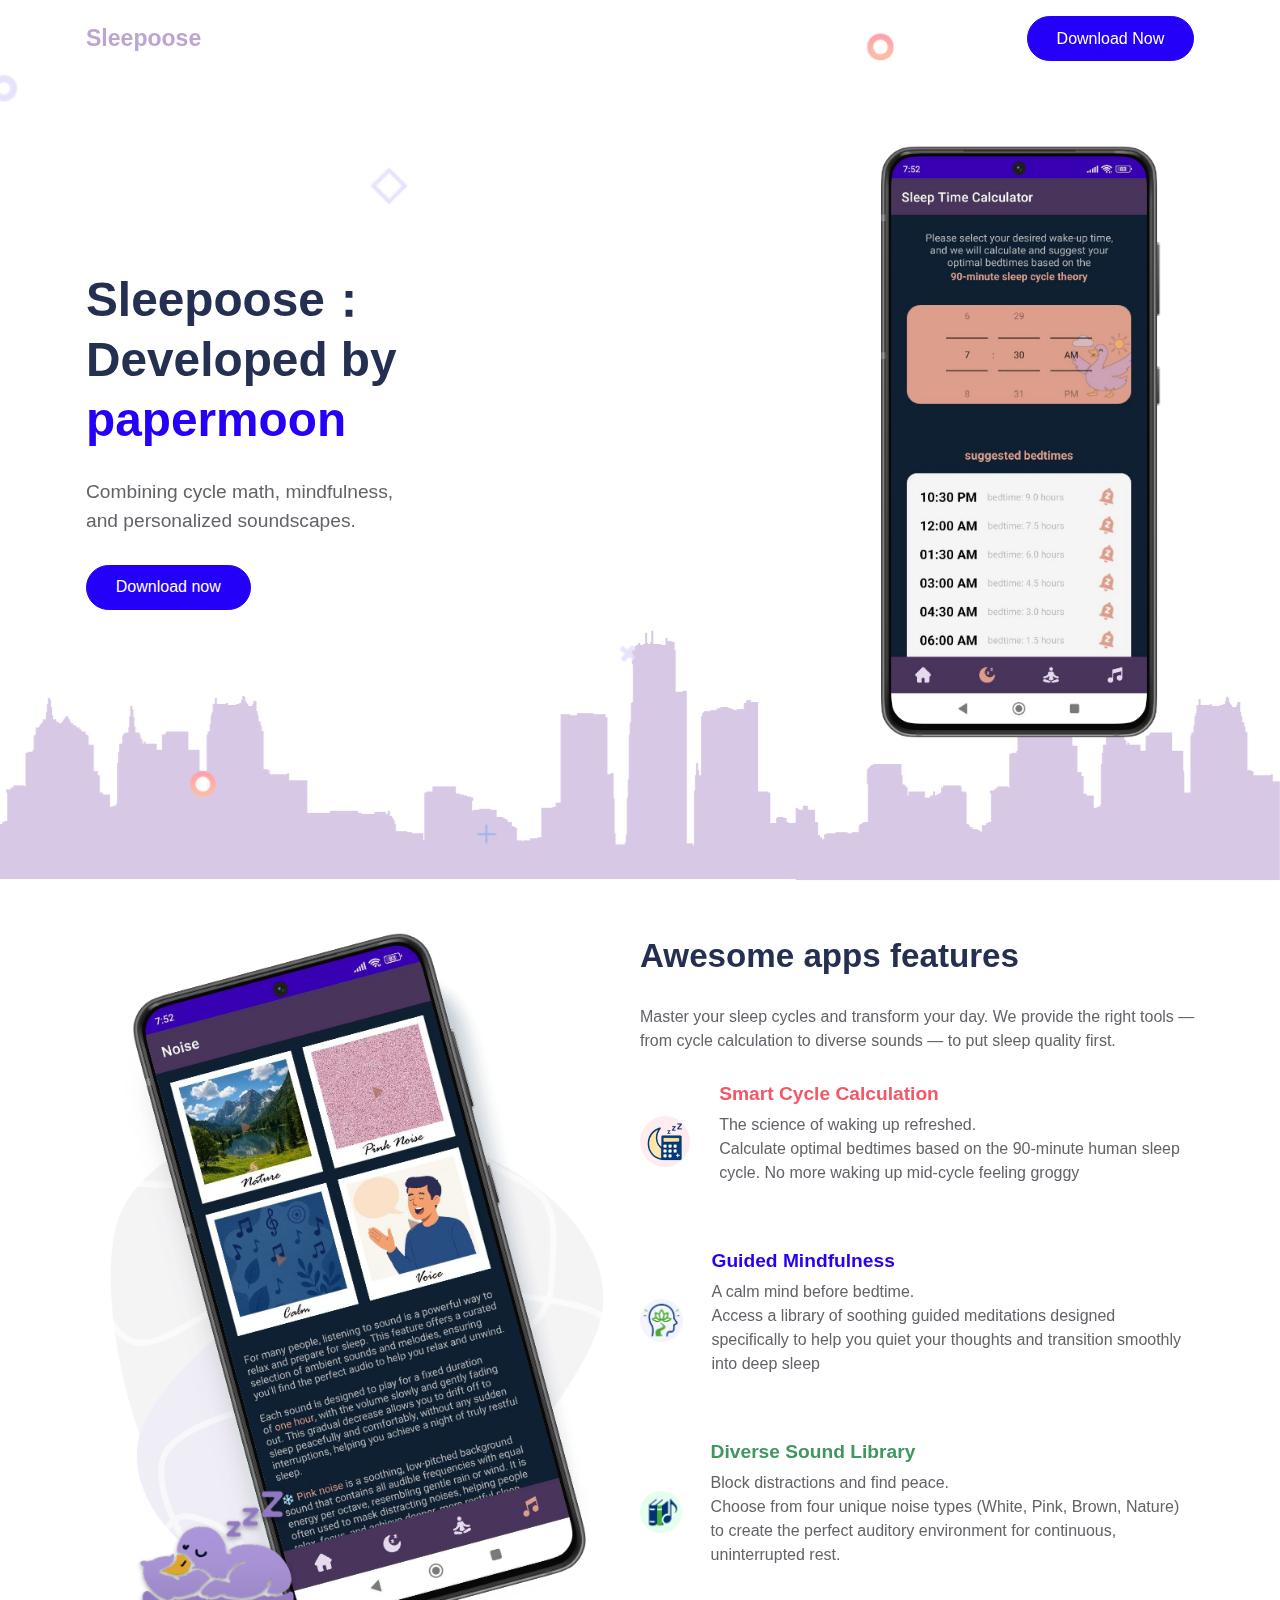
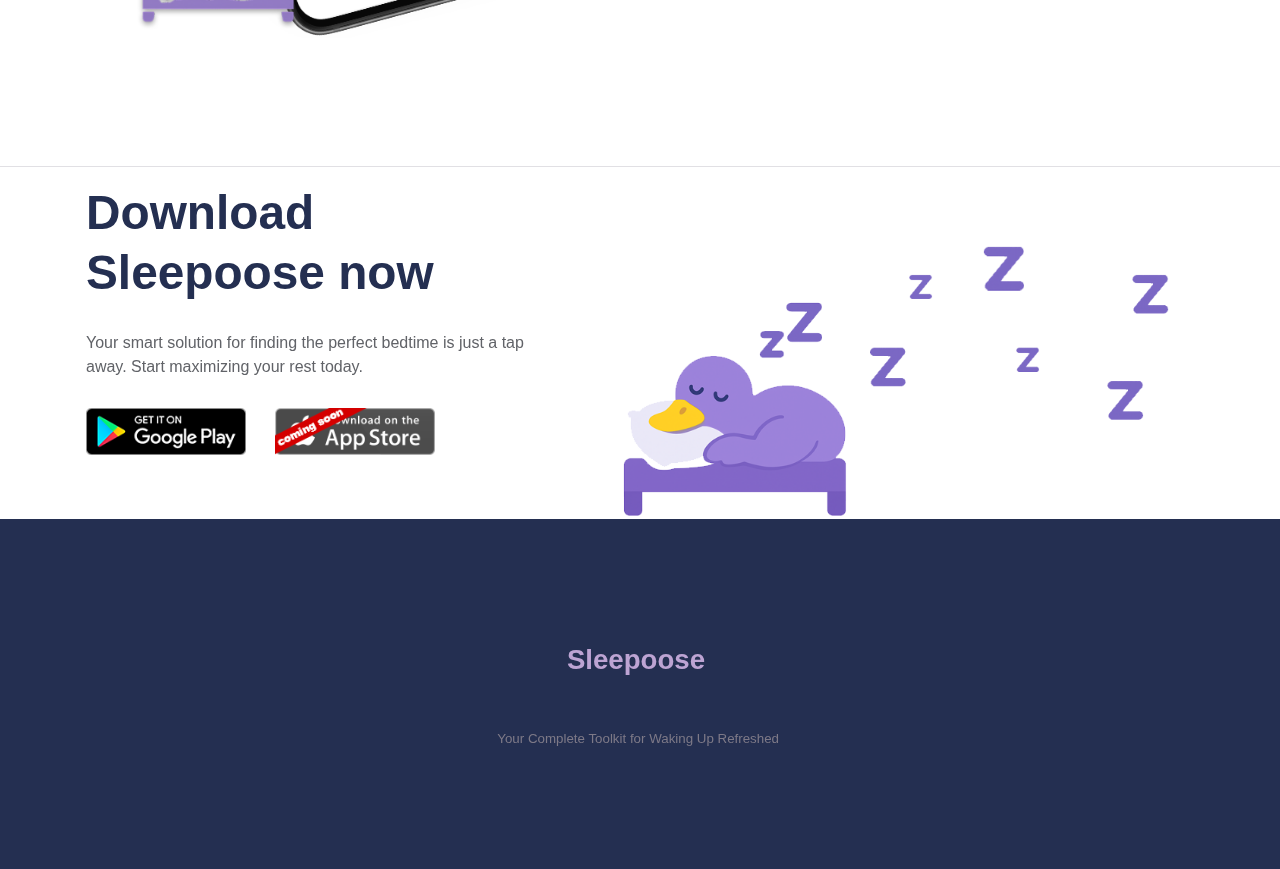
<file: index.html>
<!DOCTYPE html>
<html lang="en-US" dir="ltr">

  <head>
    <meta charset="utf-8">
    <meta http-equiv="X-UA-Compatible" content="IE=edge">
    <meta name="viewport" content="width=device-width, initial-scale=1">
<meta name="description" content="Stop guessing your bedtime. Sleepoose is the smart app combining 90-minute sleep cycle calculation, guided meditations, and white noise to ensure you wake up refreshed.">

<!-- Open Graph Tags (Standard for WhatsApp, Telegram, Facebook) -->
<meta property="og:title" content="Sleepoose: Smart Sleep Cycle Calculator & Meditation App" />
<meta property="og:description" content="Stop guessing your bedtime. Sleepoose combines scientific timing, guided meditations, and diverse white noise to ensure you wake up refreshed and energized." />
<meta property="og:type" content="website" />
<meta property="og:url" content="http://sleepoose.com/" />
<!-- IMPORTANT: Replace the image URL below with the absolute public URL of your preview image. -->
<meta property="og:image" content="http://sleepoose.com/assets/img/illustrations/share-preview.png" />
<meta property="og:image:width" content="1200" />
<meta property="og:image:height" content="630" />


    <!-- ===============================================-->
    <!--     Document Title-->
    <!-- ===============================================-->
    <title>Sleepoose | Smart Sleep Habit</title>


    <!-- ===============================================-->
    <!--     Favicons-->
    <!-- ===============================================-->
    <link rel="canonical" href="http://sleepoose.com/">
    <link rel="apple-touch-icon" sizes="180x180" href="assets/img/favicons/apple-touch-icon.png">
    <link rel="icon" type="image/png" sizes="32x32" href="assets/img/favicons/favicon-32x32.png">
    <link rel="icon" type="image/png" sizes="16x16" href="assets/img/favicons/favicon-16x16.png">
    <link rel="shortcut icon" type="image/x-icon" href="assets/img/favicons/favicon.ico">
    <link rel="manifest" href="assets/img/favicons/manifest.json">
    <meta name="msapplication-TileImage" content="assets/img/favicons/mstile-150x150.png">
    <meta name="theme-color" content="#ffffff">


    <!-- ===============================================-->
    <!--     Stylesheets-->
    <!-- ===============================================-->
    <link href="assets/css/theme.css" rel="stylesheet" />

  </head>
<style>

  /* 預設透明背景 */
.navbar.fixed-top {
  background-color: transparent !important;
  transition: background-color 0.3s ease;
}

/* 滾動時變白底（配合 data-navbar-on-scroll 屬性用） */
.navbar[data-navbar-on-scroll="data-navbar-on-scroll"].scrolled {
  background-color: #ffffff !important;
  box-shadow: 0 2px 8px rgba(0, 0, 0, 0.2);
}

</style>
<script>
  document.addEventListener("scroll", function () {
    const navbar = document.querySelector(".navbar");
    if (window.scrollY > 50) {
      navbar.classList.add("scrolled");
    } else {
      navbar.classList.remove("scrolled");
    }
  });
</script>

  <body>

    <!-- ===============================================-->
    <!--     Main Content-->
    <!-- ===============================================-->
    <main class="main" id="top">
<nav class="navbar navbar-expand-lg navbar-light fixed-top py-3" data-navbar-on-scroll="data-navbar-on-scroll">
  <div class="container">
    <a class="navbar-brand d-flex align-items-center fw-bold fs-2" href="index.html">
      <div class="text-warning">Sleepoose</div>
    </a>
    <div class="collapse navbar-collapse border-top border-lg-0 mt-4 mt-lg-0" id="navbarSupportedContent">
      <ul class="navbar-nav ms-auto pt-2 pt-lg-0">
      </ul>
      <form class="ps-lg-5">
        <button class="btn btn-lg btn-primary rounded-pill order-0" type="submit">Download Now</button>
      </form>
    </div>
  </div>
</nav>

      <section class="py-0" id="home">
        <div class="bg-holder" style="background-image:url(assets/img/illustrations/hero-bg.png);background-position:bottom;background-size:cover;">
        </div>
        <!--/.bg-holder-->

        <div class="container position-relative">
          <div class="row align-items-center py-8">
            <div class="col-md-5 col-lg-6 order-md-1 text-center text-md-end"><img class="img-fluid" src="assets/img/illustrations/mobile.png" width="350" alt="" /></div>
            <div class="col-md-7 col-lg-6 text-center text-md-start">
              <h1 class="mb-4 display-3 fw-bold lh-sm">Sleepoose：<br class="d-block d-lg-none d-xl-block" />Developed by <a href="https://papermoon target="blank">papermoon</a></h1>
              <p class="mt-3 mb-4 fs-1">Combining cycle math, mindfulness,<br class="d-none d-lg-block" />and personalized soundscapes.</p><a class="btn btn-lg btn-primary rounded-pill hover-top" href="#" role="button">Download now</a>
            </div>
          </div>
        </div>
      </section>

      <!-- 移除了 'Trusted by companies like' 區塊 -->
      
      <section class="py-5" id="features">
        <div class="container-lg">
          <div class="row align-items-center">
            <div class="col-md-5 col-lg-6 order-md-0 text-center text-md-start"><img class="img-fluid" src="assets/img/illustrations/feature-bg.png" width="550" alt="" /></div>
            <div class="col-md-7 col-lg-6 px-sm-5 px-md-0">
              <h2 class="fw-bold fs-4 display-3 lh-sm">Awesome apps features</h2>
              <p class="my-4">Master your sleep cycles and transform your day. We provide the right tools — from cycle calculation to diverse sounds — to put sleep quality first.</p>
              <div class="d-flex align-items-center mb-5">
                <div><img class="img-fluid" src="assets/img/illustrations/fast-performance.png" width="90" alt="" /></div>
                <div class="px-4">
                  <h5 class="fw-bold text-danger">Smart Cycle Calculation</h5>
                  <p>The science of waking up refreshed. <br class="d-none d-xl-block"> Calculate optimal bedtimes based on the 90-minute human sleep cycle. No more waking up mid-cycle feeling groggy</p>
                </div>
              </div>
              <div class="d-flex align-items-center mb-5">
                <div><img class="img-fluid" src="assets/img/illustrations/prototype.png" width="90" alt="" /></div>
                <div class="px-4">
                  <h5 class="fw-bold text-primary">Guided Mindfulness</h5>
                  <p>A calm mind before bedtime. <br class="d-none d-xl-block"> Access a library of soothing guided meditations designed specifically to help you quiet your thoughts and transition smoothly into deep sleep</p>
                </div>
              </div>
              <div class="d-flex align-items-center mb-5">
                <div><img class="img-fluid" src="assets/img/illustrations/vector.png" width="90" alt="" /></div>
                <div class="px-4">
                  <h5 class="fw-bold text-success">Diverse Sound Library</h5>
                  <p>Block distractions and find peace. <br class="d-none d-xl-block"> Choose from four unique noise types (White, Pink, Brown, Nature) to create the perfect auditory environment for continuous, uninterrupted rest.</p>
                </div>
              </div>
            </div>
          </div>
        </div>
      </section>

      <section class="py-6">
        <hr />
        <div class="container">
          <div class="row align-items-center">
            <div class="col-md-5 col-lg-7 order-md-1 text-center text-md-start z-index-2 cta-image"><img class="img-fluid mb-4 mb-md-0" src="assets/img/illustrations/cta.png" width="850" alt="" /></div>
            <div class="col-md-7 col-lg-5 text-center text-md-start">
              <h6 class="display-3 fw-bold lh-sm">Download Sleepoose now</h6>
              <p class="my-4"> Your smart solution for finding the perfect bedtime is just a tap away. Start maximizing your rest today.</p>
              <div class="d-flex justify-content-center d-md-inline-block"><a class="pe-2 pe-sm-3 pe-md-4" href="!#"><img src="assets/img/illustrations/google-play.png" width="160" alt="" /></a><img src="assets/img/illustrations/app-store-coming.png" width="160" alt="" /></div>
            </div>
          </div>
        </div>
      </section>


      <!-- ============================================-->
      <!-- <section> begin ============================-->
      <section class="py-8 bg-1000">

        <div class="container">
          <div class="row flex-center">
            <div class="col-auto mb-5"><a class="pe-2 d-flex align-items-center text-decoration-none fw-bold fs-3" href="#">
                <div class="text-warning">Sleepoose</div>
              </a></div>
          </div>
          <div class="row flex-center">
            <div class="col-auto">
              <p class="mb-0 fs--1 text-700">Your Complete Toolkit for Waking Up Refreshed&nbsp;</p>
            </div>
          </div>
        </div>
        <!-- end of .container-->

      </section>
      <!-- <section> close ============================-->
      <!-- ============================================-->


      <!-- 移除了 'Smart jackpots...' 區塊 -->
      <!-- 移除了 'Designed & built...' 區塊 -->
      <!-- 移除了 'Why you should choose...' 區塊 -->
      <!-- 移除了 'Ultimate features...' 區塊 -->
      <!-- 移除了 'Get awesome features...' (Pricing) 區塊 -->
      <!-- 移除了 'Meet Client Satisfaction...' (Testimonial) 區塊及後續內容 -->

      <!-- ===============================================-->
      <!--     Footer (假設原始文件有 footer 和關閉標籤)-->
      <!-- ===============================================-->
    </main>
    
    <!-- 您可能需要在此處添加頁腳內容或腳本引用 -->
    <!-- 例如： <script src="assets/js/theme.js"></script> -->

  </body>
</html>
</file>
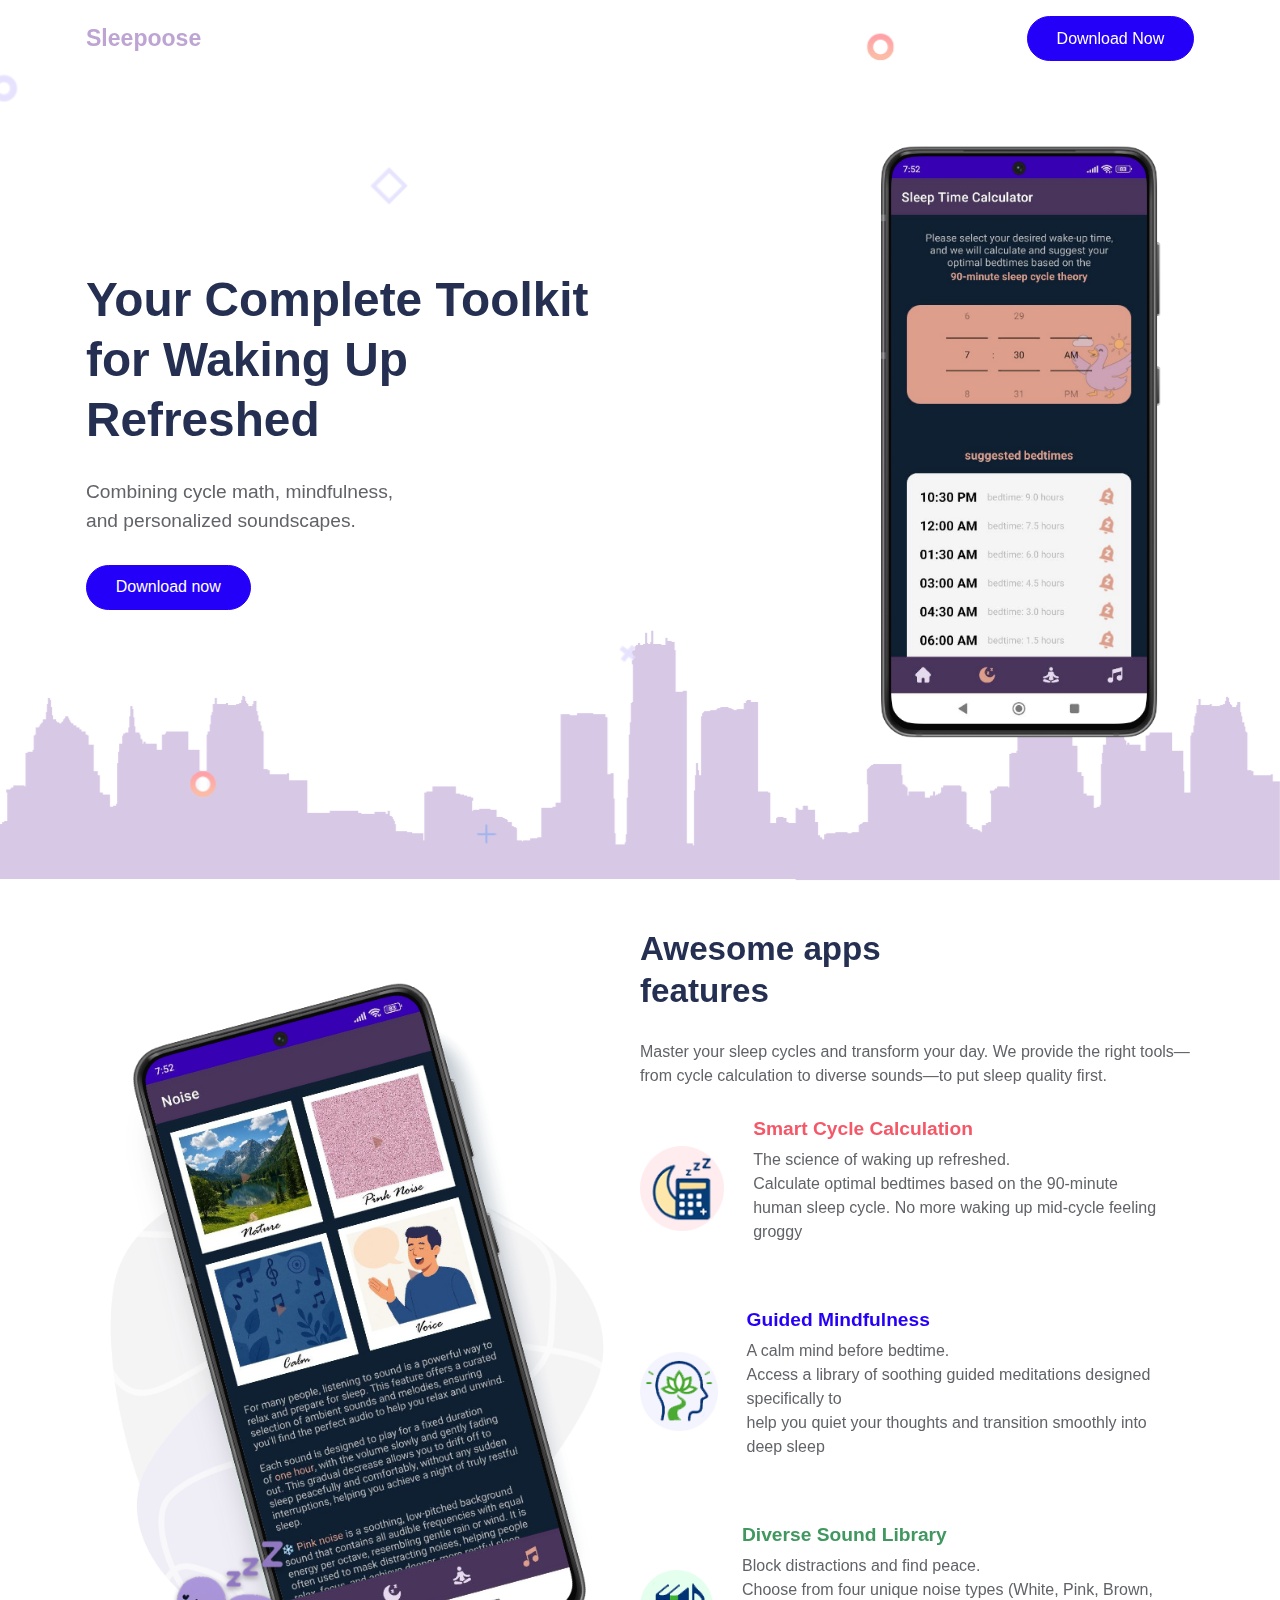
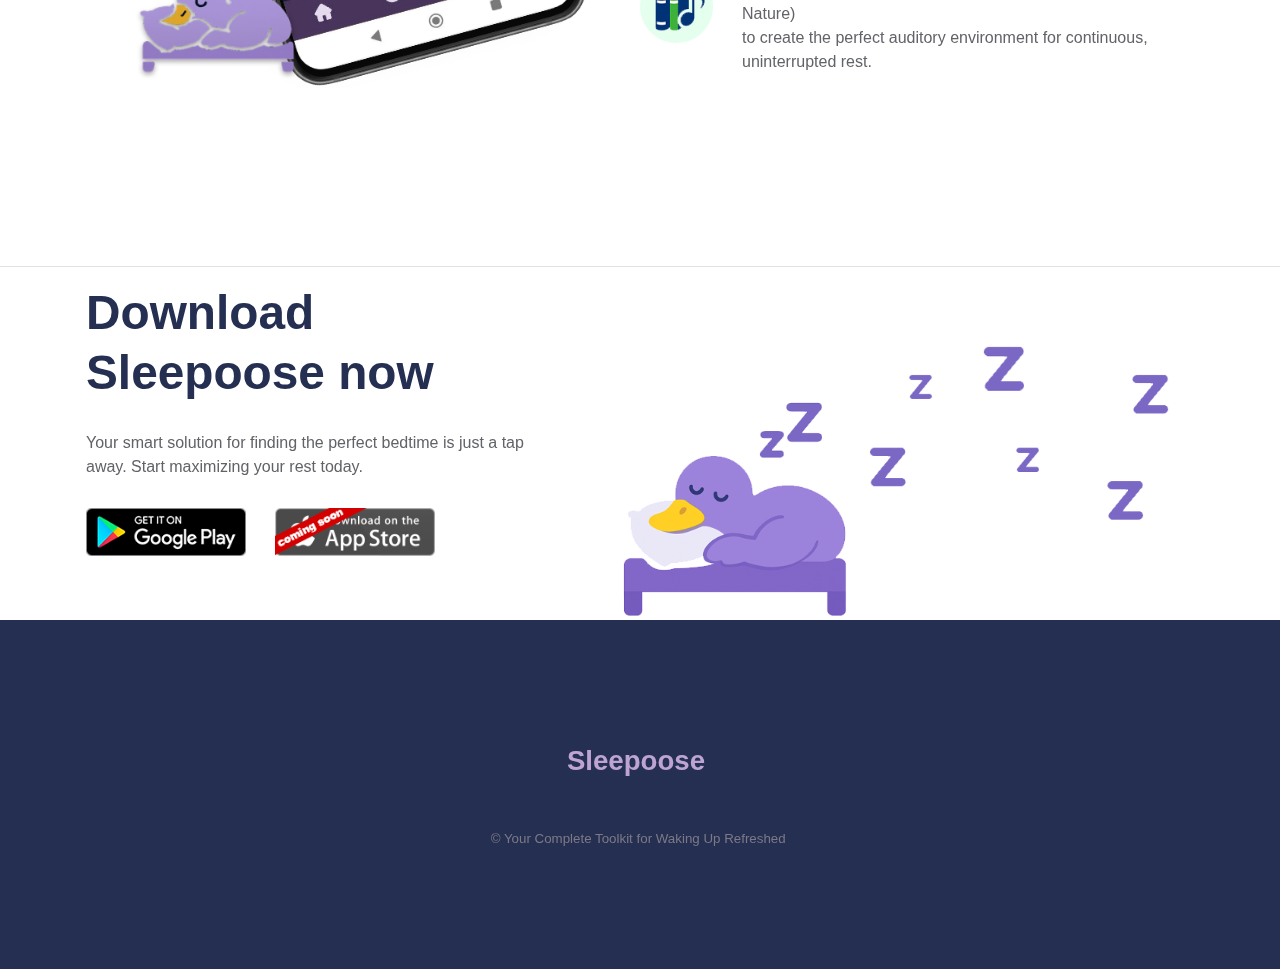
<file: index - v2.html>
<!DOCTYPE html>
<html lang="en-US" dir="ltr">

  <head>
    <meta charset="utf-8">
    <meta http-equiv="X-UA-Compatible" content="IE=edge">
    <meta name="viewport" content="width=device-width, initial-scale=1">


    <!-- ===============================================-->
    <!--     Document Title-->
    <!-- ===============================================-->
    <title>Sleepoose | Smart Sleep Habit</title>


    <!-- ===============================================-->
    <!--     Favicons-->
    <!-- ===============================================-->
    <link rel="apple-touch-icon" sizes="180x180" href="assets/img/favicons/apple-touch-icon.png">
    <link rel="icon" type="image/png" sizes="32x32" href="assets/img/favicons/favicon-32x32.png">
    <link rel="icon" type="image/png" sizes="16x16" href="assets/img/favicons/favicon-16x16.png">
    <link rel="shortcut icon" type="image/x-icon" href="assets/img/favicons/favicon.ico">
    <link rel="manifest" href="assets/img/favicons/manifest.json">
    <meta name="msapplication-TileImage" content="assets/img/favicons/mstile-150x150.png">
    <meta name="theme-color" content="#ffffff">


    <!-- ===============================================-->
    <!--     Stylesheets-->
    <!-- ===============================================-->
    <link href="assets/css/theme.css" rel="stylesheet" />

  </head>


  <body>

    <!-- ===============================================-->
    <!--     Main Content-->
    <!-- ===============================================-->
    <main class="main" id="top">
      <nav class="navbar navbar-expand-lg navbar-light fixed-top py-3" data-navbar-on-scroll="data-navbar-on-scroll">
        <div class="container"><a class="navbar-brand d-flex align-items-center fw-bold fs-2" href="index.html">
            <div class="text-warning">Sleepoose</div>
          </a>
          <button class="navbar-toggler collapsed" type="button" data-bs-toggle="collapse" data-bs-target="#navbarSupportedContent" aria-controls="navbarSupportedContent" aria-expanded="false" aria-label="Toggle navigation"><span class="navbar-toggler-icon"></span></button>
          <div class="collapse navbar-collapse border-top border-lg-0 mt-4 mt-lg-0" id="navbarSupportedContent">
            <ul class="navbar-nav ms-auto pt-2 pt-lg-0">

            </ul>
            <form class="ps-lg-5">
              <button class="btn btn-lg btn-primary rounded-pill order-0" type="submit">Download Now</button>
            </form>
          </div>
        </div>
      </nav>
      <section class="py-0" id="home">
        <div class="bg-holder" style="background-image:url(assets/img/illustrations/hero-bg.png);background-position:bottom;background-size:cover;">
        </div>
        <!--/.bg-holder-->

        <div class="container position-relative">
          <div class="row align-items-center py-8">
            <div class="col-md-5 col-lg-6 order-md-1 text-center text-md-end"><img class="img-fluid" src="assets/img/illustrations/mobile.png" width="350" alt="" /></div>
            <div class="col-md-7 col-lg-6 text-center text-md-start">
              <h1 class="mb-4 display-3 fw-bold lh-sm">Your Complete Toolkit<br class="d-block d-lg-none d-xl-block" />for Waking Up Refreshed</h1>
              <p class="mt-3 mb-4 fs-1">Combining cycle math, mindfulness,<br class="d-none d-lg-block" />and personalized soundscapes.</p><a class="btn btn-lg btn-primary rounded-pill hover-top" href="#" role="button">Download now</a>
            </div>
          </div>
        </div>
      </section>

      <!-- 移除了 'Trusted by companies like' 區塊 -->
      
      <section class="py-5" id="features">
        <div class="container-lg">
          <div class="row align-items-center">
            <div class="col-md-5 col-lg-6 order-md-0 text-center text-md-start"><img class="img-fluid" src="assets/img/illustrations/feature-bg.png" width="550" alt="" /></div>
            <div class="col-md-7 col-lg-6 px-sm-5 px-md-0">
              <h6 class="fw-bold fs-4 display-3 lh-sm">Awesome apps <br />features</h6>
              <p class="my-4">Master your sleep cycles and transform your day. We provide the right tools—from cycle calculation to diverse sounds—to put sleep quality first.</p>
              <div class="d-flex align-items-center mb-5">
                <div><img class="img-fluid" src="assets/img/illustrations/fast-performance.png" width="90" alt="" /></div>
                <div class="px-4">
                  <h5 class="fw-bold text-danger">Smart Cycle Calculation</h5>
                  <p>The science of waking up refreshed. <br class="d-none d-xl-block"> Calculate optimal bedtimes based on the 90-minute <br class="d-none d-xl-block"> human sleep cycle. No more waking up mid-cycle feeling groggy</p>
                </div>
              </div>
              <div class="d-flex align-items-center mb-5">
                <div><img class="img-fluid" src="assets/img/illustrations/prototype.png" width="90" alt="" /></div>
                <div class="px-4">
                  <h5 class="fw-bold text-primary">Guided Mindfulness</h5>
                  <p>A calm mind before bedtime. <br class="d-none d-xl-block"> Access a library of soothing guided meditations designed specifically to <br class="d-none d-xl-block"> help you quiet your thoughts and transition smoothly into deep sleep</p>
                </div>
              </div>
              <div class="d-flex align-items-center mb-5">
                <div><img class="img-fluid" src="assets/img/illustrations/vector.png" width="90" alt="" /></div>
                <div class="px-4">
                  <h5 class="fw-bold text-success">Diverse Sound Library</h5>
                  <p>Block distractions and find peace. <br class="d-none d-xl-block"> Choose from four unique noise types (White, Pink, Brown, Nature) <br class="d-none d-xl-block"> to create the perfect auditory environment for continuous, uninterrupted rest.</p>
                </div>
              </div>
            </div>
          </div>
        </div>
      </section>

      <section class="py-6">
        <hr />
        <div class="container">
          <div class="row align-items-center">
            <div class="col-md-5 col-lg-7 order-md-1 text-center text-md-start z-index-2 cta-image"><img class="img-fluid mb-4 mb-md-0" src="assets/img/illustrations/cta.png" width="850" alt="" /></div>
            <div class="col-md-7 col-lg-5 text-center text-md-start">
              <h1 class="display-3 fw-bold lh-sm">Download Sleepoose now</h1>
              <p class="my-4"> Your smart solution for finding the perfect bedtime is just a tap away. Start maximizing your rest today.</p>
              <div class="d-flex justify-content-center d-md-inline-block"><a class="pe-2 pe-sm-3 pe-md-4" href="!#"><img src="assets/img/illustrations/google-play.png" width="160" alt="" /></a><img src="assets/img/illustrations/app-store-coming.png" width="160" alt="" /></div>
            </div>
          </div>
        </div>
      </section>


      <!-- ============================================-->
      <!-- <section> begin ============================-->
      <section class="py-8 bg-1000">

        <div class="container">
          <div class="row flex-center">
            <div class="col-auto mb-5"><a class="pe-2 d-flex align-items-center text-decoration-none fw-bold fs-3" href="#">
                <div class="text-warning">Sleepoose</div>
              </a></div>
          </div>
          <div class="row flex-center">
            <div class="col-auto">
              <p class="mb-0 fs--1 text-700">&copy; Your Complete Toolkit for Waking Up Refreshed&nbsp;</p>
            </div>
          </div>
        </div>
        <!-- end of .container-->

      </section>
      <!-- <section> close ============================-->
      <!-- ============================================-->


      <!-- 移除了 'Smart jackpots...' 區塊 -->
      <!-- 移除了 'Designed & built...' 區塊 -->
      <!-- 移除了 'Why you should choose...' 區塊 -->
      <!-- 移除了 'Ultimate features...' 區塊 -->
      <!-- 移除了 'Get awesome features...' (Pricing) 區塊 -->
      <!-- 移除了 'Meet Client Satisfaction...' (Testimonial) 區塊及後續內容 -->

      <!-- ===============================================-->
      <!--     Footer (假設原始文件有 footer 和關閉標籤)-->
      <!-- ===============================================-->
    </main>
    
    <!-- 您可能需要在此處添加頁腳內容或腳本引用 -->
    <!-- 例如： <script src="assets/js/theme.js"></script> -->

  </body>
</html>
</file>
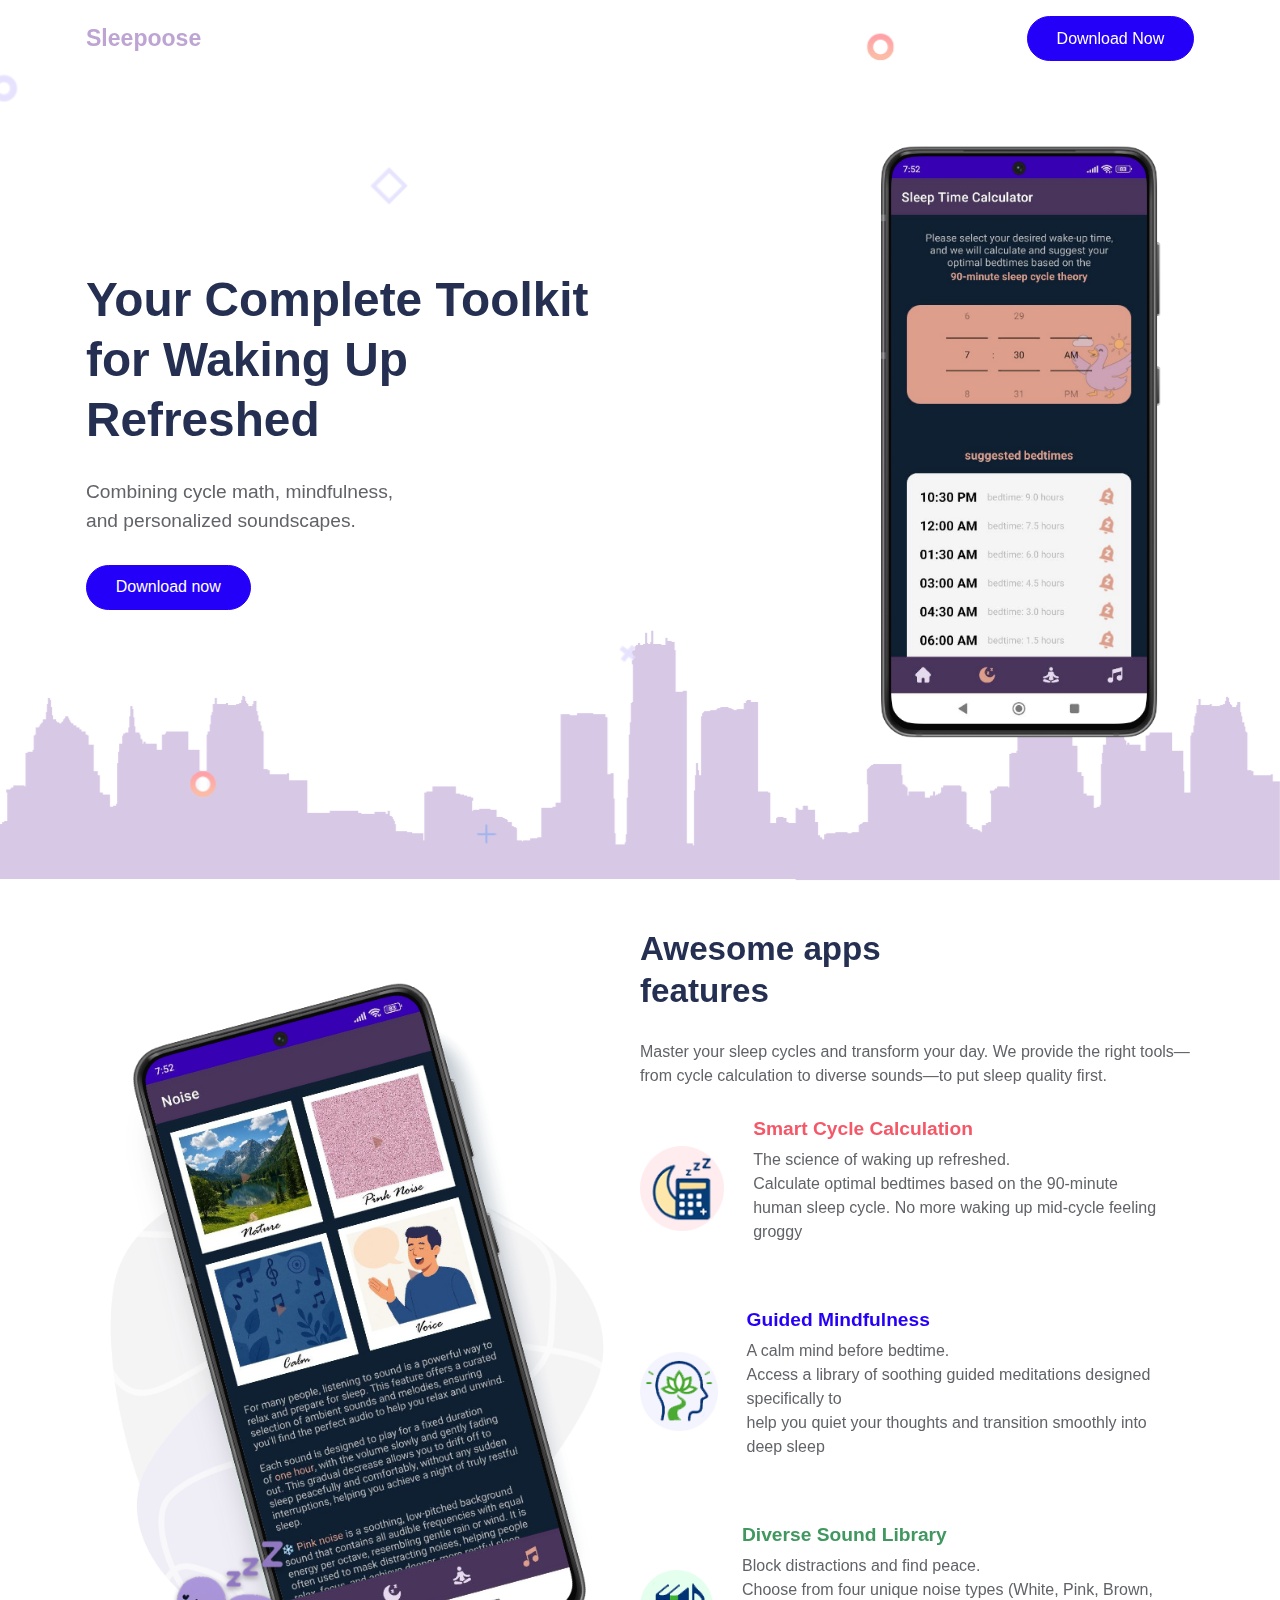
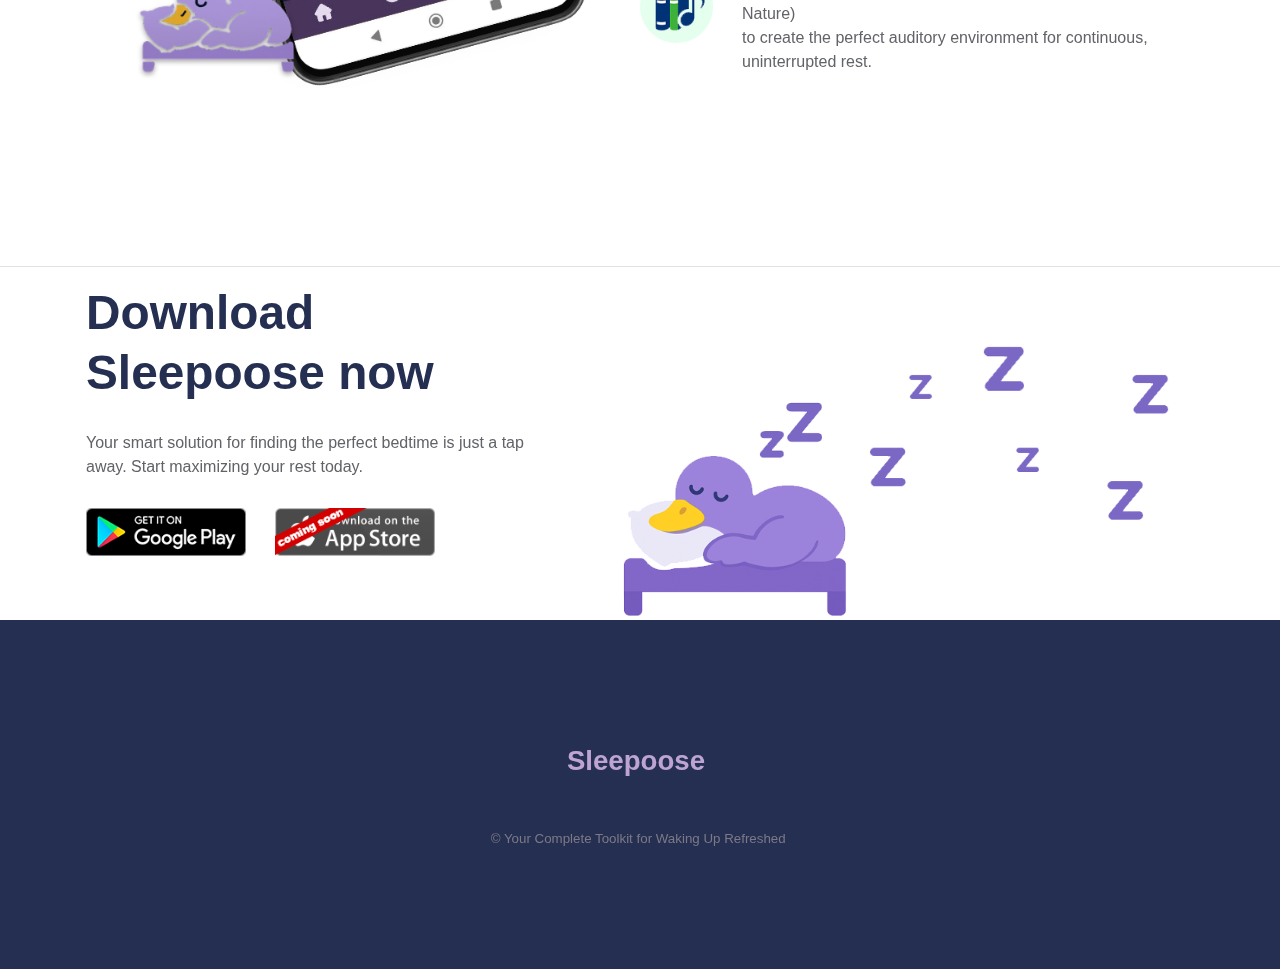
<file: index - v3.html>
<!DOCTYPE html>
<html lang="en-US" dir="ltr">

  <head>
    <meta charset="utf-8">
    <meta http-equiv="X-UA-Compatible" content="IE=edge">
    <meta name="viewport" content="width=device-width, initial-scale=1">


    <!-- ===============================================-->
    <!--     Document Title-->
    <!-- ===============================================-->
    <title>Sleepoose | Smart Sleep Habit</title>


    <!-- ===============================================-->
    <!--     Favicons-->
    <!-- ===============================================-->
    <link rel="apple-touch-icon" sizes="180x180" href="assets/img/favicons/apple-touch-icon.png">
    <link rel="icon" type="image/png" sizes="32x32" href="assets/img/favicons/favicon-32x32.png">
    <link rel="icon" type="image/png" sizes="16x16" href="assets/img/favicons/favicon-16x16.png">
    <link rel="shortcut icon" type="image/x-icon" href="assets/img/favicons/favicon.ico">
    <link rel="manifest" href="assets/img/favicons/manifest.json">
    <meta name="msapplication-TileImage" content="assets/img/favicons/mstile-150x150.png">
    <meta name="theme-color" content="#ffffff">


    <!-- ===============================================-->
    <!--     Stylesheets-->
    <!-- ===============================================-->
    <link href="assets/css/theme.css" rel="stylesheet" />

  </head>
<style>

  /* 預設透明背景 */
.navbar.fixed-top {
  background-color: transparent !important;
  transition: background-color 0.3s ease;
}

/* 滾動時變白底（配合 data-navbar-on-scroll 屬性用） */
.navbar[data-navbar-on-scroll="data-navbar-on-scroll"].scrolled {
  background-color: #ffffff !important;
  box-shadow: 0 2px 8px rgba(0, 0, 0, 0.1);
}

</style>
<script>
  document.addEventListener("scroll", function () {
    const navbar = document.querySelector(".navbar");
    if (window.scrollY > 50) {
      navbar.classList.add("scrolled");
    } else {
      navbar.classList.remove("scrolled");
    }
  });
</script>

  <body>

    <!-- ===============================================-->
    <!--     Main Content-->
    <!-- ===============================================-->
    <main class="main" id="top">
      <nav class="navbar navbar-expand-lg navbar-light fixed-top py-3" data-navbar-on-scroll="data-navbar-on-scroll">
        <div class="container"><a class="navbar-brand d-flex align-items-center fw-bold fs-2" href="index.html">
            <div class="text-warning">Sleepoose</div>
          </a>
          <button class="navbar-toggler collapsed" type="button" data-bs-toggle="collapse" data-bs-target="#navbarSupportedContent" aria-controls="navbarSupportedContent" aria-expanded="false" aria-label="Toggle navigation"><span class="navbar-toggler-icon"></span></button>
          <div class="collapse navbar-collapse border-top border-lg-0 mt-4 mt-lg-0" id="navbarSupportedContent">
            <ul class="navbar-nav ms-auto pt-2 pt-lg-0">

            </ul>
            <form class="ps-lg-5">
              <button class="btn btn-lg btn-primary rounded-pill order-0" type="submit">Download Now</button>
            </form>
          </div>
        </div>
      </nav>
      <section class="py-0" id="home">
        <div class="bg-holder" style="background-image:url(assets/img/illustrations/hero-bg.png);background-position:bottom;background-size:cover;">
        </div>
        <!--/.bg-holder-->

        <div class="container position-relative">
          <div class="row align-items-center py-8">
            <div class="col-md-5 col-lg-6 order-md-1 text-center text-md-end"><img class="img-fluid" src="assets/img/illustrations/mobile.png" width="350" alt="" /></div>
            <div class="col-md-7 col-lg-6 text-center text-md-start">
              <h1 class="mb-4 display-3 fw-bold lh-sm">Your Complete Toolkit<br class="d-block d-lg-none d-xl-block" />for Waking Up Refreshed</h1>
              <p class="mt-3 mb-4 fs-1">Combining cycle math, mindfulness,<br class="d-none d-lg-block" />and personalized soundscapes.</p><a class="btn btn-lg btn-primary rounded-pill hover-top" href="#" role="button">Download now</a>
            </div>
          </div>
        </div>
      </section>

      <!-- 移除了 'Trusted by companies like' 區塊 -->
      
      <section class="py-5" id="features">
        <div class="container-lg">
          <div class="row align-items-center">
            <div class="col-md-5 col-lg-6 order-md-0 text-center text-md-start"><img class="img-fluid" src="assets/img/illustrations/feature-bg.png" width="550" alt="" /></div>
            <div class="col-md-7 col-lg-6 px-sm-5 px-md-0">
              <h6 class="fw-bold fs-4 display-3 lh-sm">Awesome apps <br />features</h6>
              <p class="my-4">Master your sleep cycles and transform your day. We provide the right tools—from cycle calculation to diverse sounds—to put sleep quality first.</p>
              <div class="d-flex align-items-center mb-5">
                <div><img class="img-fluid" src="assets/img/illustrations/fast-performance.png" width="90" alt="" /></div>
                <div class="px-4">
                  <h5 class="fw-bold text-danger">Smart Cycle Calculation</h5>
                  <p>The science of waking up refreshed. <br class="d-none d-xl-block"> Calculate optimal bedtimes based on the 90-minute <br class="d-none d-xl-block"> human sleep cycle. No more waking up mid-cycle feeling groggy</p>
                </div>
              </div>
              <div class="d-flex align-items-center mb-5">
                <div><img class="img-fluid" src="assets/img/illustrations/prototype.png" width="90" alt="" /></div>
                <div class="px-4">
                  <h5 class="fw-bold text-primary">Guided Mindfulness</h5>
                  <p>A calm mind before bedtime. <br class="d-none d-xl-block"> Access a library of soothing guided meditations designed specifically to <br class="d-none d-xl-block"> help you quiet your thoughts and transition smoothly into deep sleep</p>
                </div>
              </div>
              <div class="d-flex align-items-center mb-5">
                <div><img class="img-fluid" src="assets/img/illustrations/vector.png" width="90" alt="" /></div>
                <div class="px-4">
                  <h5 class="fw-bold text-success">Diverse Sound Library</h5>
                  <p>Block distractions and find peace. <br class="d-none d-xl-block"> Choose from four unique noise types (White, Pink, Brown, Nature) <br class="d-none d-xl-block"> to create the perfect auditory environment for continuous, uninterrupted rest.</p>
                </div>
              </div>
            </div>
          </div>
        </div>
      </section>

      <section class="py-6">
        <hr />
        <div class="container">
          <div class="row align-items-center">
            <div class="col-md-5 col-lg-7 order-md-1 text-center text-md-start z-index-2 cta-image"><img class="img-fluid mb-4 mb-md-0" src="assets/img/illustrations/cta.png" width="850" alt="" /></div>
            <div class="col-md-7 col-lg-5 text-center text-md-start">
              <h1 class="display-3 fw-bold lh-sm">Download Sleepoose now</h1>
              <p class="my-4"> Your smart solution for finding the perfect bedtime is just a tap away. Start maximizing your rest today.</p>
              <div class="d-flex justify-content-center d-md-inline-block"><a class="pe-2 pe-sm-3 pe-md-4" href="!#"><img src="assets/img/illustrations/google-play.png" width="160" alt="" /></a><img src="assets/img/illustrations/app-store-coming.png" width="160" alt="" /></div>
            </div>
          </div>
        </div>
      </section>


      <!-- ============================================-->
      <!-- <section> begin ============================-->
      <section class="py-8 bg-1000">

        <div class="container">
          <div class="row flex-center">
            <div class="col-auto mb-5"><a class="pe-2 d-flex align-items-center text-decoration-none fw-bold fs-3" href="#">
                <div class="text-warning">Sleepoose</div>
              </a></div>
          </div>
          <div class="row flex-center">
            <div class="col-auto">
              <p class="mb-0 fs--1 text-700">&copy; Your Complete Toolkit for Waking Up Refreshed&nbsp;</p>
            </div>
          </div>
        </div>
        <!-- end of .container-->

      </section>
      <!-- <section> close ============================-->
      <!-- ============================================-->


      <!-- 移除了 'Smart jackpots...' 區塊 -->
      <!-- 移除了 'Designed & built...' 區塊 -->
      <!-- 移除了 'Why you should choose...' 區塊 -->
      <!-- 移除了 'Ultimate features...' 區塊 -->
      <!-- 移除了 'Get awesome features...' (Pricing) 區塊 -->
      <!-- 移除了 'Meet Client Satisfaction...' (Testimonial) 區塊及後續內容 -->

      <!-- ===============================================-->
      <!--     Footer (假設原始文件有 footer 和關閉標籤)-->
      <!-- ===============================================-->
    </main>
    
    <!-- 您可能需要在此處添加頁腳內容或腳本引用 -->
    <!-- 例如： <script src="assets/js/theme.js"></script> -->

  </body>
</html>
</file>
<file: assets/css/theme.css>
/* -------------------------------------------------------------------------- */
/*                                 Theme                                      */
/* -------------------------------------------------------------------------- */
/* prettier-ignore */
/* -------------------------------------------------------------------------- */
/*                                  Utilities                                 */
/* -------------------------------------------------------------------------- */
/*-----------------------------------------------
|   Bootstrap Styles
-----------------------------------------------*/
/*!
 * Bootstrap v5.0.0-alpha1 (https://getbootstrap.com/)
 * Copyright 2011-2020 The Bootstrap Authors
 * Copyright 2011-2020 Twitter, Inc.
 * Licensed under MIT (https://github.com/twbs/bootstrap/blob/main/LICENSE)
 */
:root {
  --bs-blue: #2500F9;
  --bs-indigo: #727cf5;
  --bs-purple: #ad45f6;
  --bs-pink: #f6458e;
  --bs-red: #F55767;
  --bs-orange: #f6d845;
  --bs-yellow: #FCAE61;
  --bs-green: #40975F;
  --bs-teal: #299EF3;
  --bs-cyan: #38B0F5;
  --bs-white: #fff;
  --bs-gray: #C3C1C8;
  --bs-gray-dark: #616368;
  --bs-primary: #2500F9;
  --bs-secondary: #4F5665;
  --bs-success: #40975F;
  --bs-info: #ad45f6;
  --bs-warning: #FCAE61;
  --bs-danger: #F55767;
  --bs-light: #E2EAED;
  --bs-dark: #1F1534;
  --bs-font-sans-serif: "Poppins", "Open Sans", -apple-system, BlinkMacSystemFont, "Segoe UI", "Helvetica Neue", Arial, sans-serif, "Apple Color Emoji", "Segoe UI Emoji", "Segoe UI Symbol";
  --bs-font-monospace: "SFMono-Regular", Menlo, Monaco, Consolas, "Liberation Mono", "Courier New", monospace;
  --bs-gradient: linear-gradient(180deg, rgba(255, 255, 255, 0.15), rgba(255, 255, 255, 0));
}

*,
*::before,
*::after {
  -webkit-box-sizing: border-box;
  box-sizing: border-box;
}

@media (prefers-reduced-motion: no-preference) {
  :root {
    scroll-behavior: smooth;
  }
}

body {
  margin: 0;
  font-family: "Poppins", -apple-system, BlinkMacSystemFont, "Segoe UI", "Helvetica Neue", Arial, sans-serif, "Apple Color Emoji", "Segoe UI Emoji", "Segoe UI Symbol";
  font-size: 1rem;
  font-weight: 400;
  line-height: 1.5;
  color: #616368;
  background-color: #fff;
  -webkit-text-size-adjust: 100%;
  -webkit-tap-highlight-color: rgba(0, 0, 0, 0);
}

[tabindex="-1"]:focus:not(:focus-visible) {
  outline: 0 !important;
}

hr {
  margin: 1rem 0;
  color: #E1E0E4;
  background-color: currentColor;
  border: 0;
  opacity: 1;
}

hr:not([size]) {
  height: 1px;
}

h1, .h1, h2, .h2, h3, .h3, h4, .h4, h5, .h5, h6, .h6 {
  margin-top: 0;
  margin-bottom: 0.5rem;
  font-family: "Poppins", "Open Sans", -apple-system, BlinkMacSystemFont, "Segoe UI", "Helvetica Neue", Arial, sans-serif, "Apple Color Emoji", "Segoe UI Emoji", "Segoe UI Symbol";
  font-weight: 500;
  line-height: 1.2;
  color: #242F51;
}

h1, .h1 {
  font-size: calc(1.37383rem + 1.48598vw);
}

@media (min-width: 1200px) {
  h1, .h1 {
    font-size: 2.48832rem;
  }
}

h2, .h2 {
  font-size: calc(1.33236rem + 0.98832vw);
}

@media (min-width: 1200px) {
  h2, .h2 {
    font-size: 2.0736rem;
  }
}

h3, .h3 {
  font-size: calc(1.2978rem + 0.5736vw);
}

@media (min-width: 1200px) {
  h3, .h3 {
    font-size: 1.728rem;
  }
}

h4, .h4 {
  font-size: calc(1.269rem + 0.228vw);
}

@media (min-width: 1200px) {
  h4, .h4 {
    font-size: 1.44rem;
  }
}

h5, .h5 {
  font-size: 1.2rem;
}

h6, .h6 {
  font-size: 0.83333rem;
}

p {
  margin-top: 0;
  margin-bottom: 1rem;
}

abbr[title],
abbr[data-bs-original-title] {
  text-decoration: underline;
  -webkit-text-decoration: underline dotted;
  text-decoration: underline dotted;
  cursor: help;
  -webkit-text-decoration-skip-ink: none;
  text-decoration-skip-ink: none;
}

address {
  margin-bottom: 1rem;
  font-style: normal;
  line-height: inherit;
}

ol,
ul {
  padding-left: 2rem;
}

ol,
ul,
dl {
  margin-top: 0;
  margin-bottom: 1rem;
}

ol ol,
ul ul,
ol ul,
ul ol {
  margin-bottom: 0;
}

dt {
  font-weight: 700;
}

dd {
  margin-bottom: .5rem;
  margin-left: 0;
}

blockquote {
  margin: 0 0 1rem;
}

b,
strong {
  font-weight: 800;
}

small, .small {
  font-size: 75%;
}

mark, .mark {
  padding: 0.2em;
  background-color: #fcf8e3;
}

sub,
sup {
  position: relative;
  font-size: 0.75em;
  line-height: 0;
  vertical-align: baseline;
}

sub {
  bottom: -.25em;
}

sup {
  top: -.5em;
}

a {
  color: #2500F9;
  text-decoration: none;
}

a:hover {
  color: #1e00c7;
  text-decoration: underline;
}

a:not([href]):not([class]), a:not([href]):not([class]):hover {
  color: inherit;
  text-decoration: none;
}

pre,
code,
kbd,
samp {
  font-family: var(--bs-font-monospace);
  font-size: 1em;
  direction: ltr /* rtl:ignore */;
  unicode-bidi: bidi-override;
}

pre {
  display: block;
  margin-top: 0;
  margin-bottom: 1rem;
  overflow: auto;
  font-size: 75%;
}

pre code {
  font-size: inherit;
  color: inherit;
  word-break: normal;
}

code {
  font-size: 75%;
  color: #f6458e;
  word-wrap: break-word;
}

a > code {
  color: inherit;
}

kbd {
  padding: 0.2rem 0.4rem;
  font-size: 75%;
  color: #fff;
  background-color: #4F5665;
  border-radius: 0.625rem;
}

kbd kbd {
  padding: 0;
  font-size: 1em;
  font-weight: 700;
}

figure {
  margin: 0 0 1rem;
}

img,
svg {
  vertical-align: middle;
}

table {
  caption-side: bottom;
  border-collapse: collapse;
}

caption {
  padding-top: 0.5rem;
  padding-bottom: 0.5rem;
  color: #CDCCD1;
  text-align: left;
}

th {
  text-align: inherit;
  text-align: -webkit-match-parent;
}

thead,
tbody,
tfoot,
tr,
td,
th {
  border-color: inherit;
  border-style: solid;
  border-width: 0;
}

label {
  display: inline-block;
}

button {
  border-radius: 0;
}

button:focus:not(:focus-visible) {
  outline: 0;
}

input,
button,
select,
optgroup,
textarea {
  margin: 0;
  font-family: inherit;
  font-size: inherit;
  line-height: inherit;
}

button,
select {
  text-transform: none;
}

[role="button"] {
  cursor: pointer;
}

select {
  word-wrap: normal;
}

[list]::-webkit-calendar-picker-indicator {
  display: none;
}

button,
[type="button"],
[type="reset"],
[type="submit"] {
  -webkit-appearance: button;
}

button:not(:disabled),
[type="button"]:not(:disabled),
[type="reset"]:not(:disabled),
[type="submit"]:not(:disabled) {
  cursor: pointer;
}

::-moz-focus-inner {
  padding: 0;
  border-style: none;
}

textarea {
  resize: vertical;
}

fieldset {
  min-width: 0;
  padding: 0;
  margin: 0;
  border: 0;
}

legend {
  float: left;
  width: 100%;
  padding: 0;
  margin-bottom: 0.5rem;
  font-size: calc(1.275rem + 0.3vw);
  line-height: inherit;
}

@media (min-width: 1200px) {
  legend {
    font-size: 1.5rem;
  }
}

legend + * {
  clear: left;
}

::-webkit-datetime-edit-fields-wrapper,
::-webkit-datetime-edit-text,
::-webkit-datetime-edit-minute,
::-webkit-datetime-edit-hour-field,
::-webkit-datetime-edit-day-field,
::-webkit-datetime-edit-month-field,
::-webkit-datetime-edit-year-field {
  padding: 0;
}

::-webkit-inner-spin-button {
  height: auto;
}

[type="search"] {
  outline-offset: -2px;
  -webkit-appearance: textfield;
}

/* rtl:raw:
[type="tel"],
[type="url"],
[type="email"],
[type="number"] {
  direction: ltr;
}
*/
::-webkit-search-decoration {
  -webkit-appearance: none;
}

::-webkit-color-swatch-wrapper {
  padding: 0;
}

::file-selector-button {
  font: inherit;
}

::-webkit-file-upload-button {
  font: inherit;
  -webkit-appearance: button;
}

output {
  display: inline-block;
}

iframe {
  border: 0;
}

summary {
  display: list-item;
  cursor: pointer;
}

progress {
  vertical-align: baseline;
}

[hidden] {
  display: none !important;
}

.lead {
  font-size: 1.2rem;
  font-weight: 400;
}

.display-1 {
  font-size: calc(1.55498rem + 3.65978vw);
  font-weight: 900;
  line-height: 1;
}

@media (min-width: 1200px) {
  .display-1 {
    font-size: 4.29982rem;
  }
}

.display-2 {
  font-size: calc(1.48332rem + 2.79982vw);
  font-weight: 900;
  line-height: 1;
}

@media (min-width: 1200px) {
  .display-2 {
    font-size: 3.58318rem;
  }
}

.display-3 {
  font-size: calc(1.4236rem + 2.08318vw);
  font-weight: 900;
  line-height: 1;
}

@media (min-width: 1200px) {
  .display-3 {
    font-size: 2.98598rem;
  }
}

.display-4 {
  font-size: calc(1.37383rem + 1.48598vw);
  font-weight: 900;
  line-height: 1;
}

@media (min-width: 1200px) {
  .display-4 {
    font-size: 2.48832rem;
  }
}

.display-5 {
  font-size: calc(1.33236rem + 0.98832vw);
  font-weight: 900;
  line-height: 1;
}

@media (min-width: 1200px) {
  .display-5 {
    font-size: 2.0736rem;
  }
}

.display-6 {
  font-size: calc(1.2978rem + 0.5736vw);
  font-weight: 900;
  line-height: 1;
}

@media (min-width: 1200px) {
  .display-6 {
    font-size: 1.728rem;
  }
}

.list-unstyled {
  padding-left: 0;
  list-style: none;
}

.list-inline {
  padding-left: 0;
  list-style: none;
}

.list-inline-item {
  display: inline-block;
}

.list-inline-item:not(:last-child) {
  margin-right: 0.5rem;
}

.initialism {
  font-size: 75%;
  text-transform: uppercase;
}

.blockquote {
  margin-bottom: 1rem;
  font-size: 1.2rem;
}

.blockquote > :last-child {
  margin-bottom: 0;
}

.blockquote-footer {
  margin-top: -1rem;
  margin-bottom: 1rem;
  font-size: 75%;
  color: #C3C1C8;
}

.blockquote-footer::before {
  content: "\2014\00A0";
}

.img-fluid {
  max-width: 100%;
  height: auto;
}

.img-thumbnail {
  padding: 0.25rem;
  background-color: #fff;
  border: 1px solid #E1E0E4;
  border-radius: 0.25rem;
  max-width: 100%;
  height: auto;
}

.figure {
  display: inline-block;
}

.figure-img {
  margin-bottom: 0.5rem;
  line-height: 1;
}

.figure-caption {
  font-size: 75%;
  color: #C3C1C8;
}

.container,
.container-fluid,
.container-sm,
.container-md,
.container-lg,
.container-xl,
.container-xxl {
  width: 100%;
  padding-right: var(--bs-gutter-x, 1rem);
  padding-left: var(--bs-gutter-x, 1rem);
  margin-right: auto;
  margin-left: auto;
}

@media (min-width: 576px) {
  .container, .container-sm {
    max-width: 540px;
  }
}

@media (min-width: 768px) {
  .container, .container-sm, .container-md {
    max-width: 720px;
  }
}

@media (min-width: 992px) {
  .container, .container-sm, .container-md, .container-lg {
    max-width: 960px;
  }
}

@media (min-width: 1200px) {
  .container, .container-sm, .container-md, .container-lg, .container-xl {
    max-width: 1140px;
  }
}

@media (min-width: 1540px) {
  .container, .container-sm, .container-md, .container-lg, .container-xl, .container-xxl {
    max-width: 1480px;
  }
}

.row {
  --bs-gutter-x: 2rem;
  --bs-gutter-y: 0;
  display: -webkit-box;
  display: -ms-flexbox;
  display: flex;
  -ms-flex-wrap: wrap;
  flex-wrap: wrap;
  margin-top: calc(var(--bs-gutter-y) * -1);
  margin-right: calc(var(--bs-gutter-x) / -2);
  margin-left: calc(var(--bs-gutter-x) / -2);
}

.row > * {
  -ms-flex-negative: 0;
  flex-shrink: 0;
  width: 100%;
  max-width: 100%;
  padding-right: calc(var(--bs-gutter-x) / 2);
  padding-left: calc(var(--bs-gutter-x) / 2);
  margin-top: var(--bs-gutter-y);
}

.col {
  -webkit-box-flex: 1;
  -ms-flex: 1 0 0%;
  flex: 1 0 0%;
}

.row-cols-auto > * {
  -webkit-box-flex: 0;
  -ms-flex: 0 0 auto;
  flex: 0 0 auto;
  width: auto;
}

.row-cols-1 > * {
  -webkit-box-flex: 0;
  -ms-flex: 0 0 auto;
  flex: 0 0 auto;
  width: 100%;
}

.row-cols-2 > * {
  -webkit-box-flex: 0;
  -ms-flex: 0 0 auto;
  flex: 0 0 auto;
  width: 50%;
}

.row-cols-3 > * {
  -webkit-box-flex: 0;
  -ms-flex: 0 0 auto;
  flex: 0 0 auto;
  width: 33.33333%;
}

.row-cols-4 > * {
  -webkit-box-flex: 0;
  -ms-flex: 0 0 auto;
  flex: 0 0 auto;
  width: 25%;
}

.row-cols-5 > * {
  -webkit-box-flex: 0;
  -ms-flex: 0 0 auto;
  flex: 0 0 auto;
  width: 20%;
}

.row-cols-6 > * {
  -webkit-box-flex: 0;
  -ms-flex: 0 0 auto;
  flex: 0 0 auto;
  width: 16.66667%;
}

.col-auto {
  -webkit-box-flex: 0;
  -ms-flex: 0 0 auto;
  flex: 0 0 auto;
  width: auto;
}

.col-1 {
  -webkit-box-flex: 0;
  -ms-flex: 0 0 auto;
  flex: 0 0 auto;
  width: 8.33333%;
}

.col-2 {
  -webkit-box-flex: 0;
  -ms-flex: 0 0 auto;
  flex: 0 0 auto;
  width: 16.66667%;
}

.col-3 {
  -webkit-box-flex: 0;
  -ms-flex: 0 0 auto;
  flex: 0 0 auto;
  width: 25%;
}

.col-4 {
  -webkit-box-flex: 0;
  -ms-flex: 0 0 auto;
  flex: 0 0 auto;
  width: 33.33333%;
}

.col-5 {
  -webkit-box-flex: 0;
  -ms-flex: 0 0 auto;
  flex: 0 0 auto;
  width: 41.66667%;
}

.col-6 {
  -webkit-box-flex: 0;
  -ms-flex: 0 0 auto;
  flex: 0 0 auto;
  width: 50%;
}

.col-7 {
  -webkit-box-flex: 0;
  -ms-flex: 0 0 auto;
  flex: 0 0 auto;
  width: 58.33333%;
}

.col-8 {
  -webkit-box-flex: 0;
  -ms-flex: 0 0 auto;
  flex: 0 0 auto;
  width: 66.66667%;
}

.col-9 {
  -webkit-box-flex: 0;
  -ms-flex: 0 0 auto;
  flex: 0 0 auto;
  width: 75%;
}

.col-10 {
  -webkit-box-flex: 0;
  -ms-flex: 0 0 auto;
  flex: 0 0 auto;
  width: 83.33333%;
}

.col-11 {
  -webkit-box-flex: 0;
  -ms-flex: 0 0 auto;
  flex: 0 0 auto;
  width: 91.66667%;
}

.col-12 {
  -webkit-box-flex: 0;
  -ms-flex: 0 0 auto;
  flex: 0 0 auto;
  width: 100%;
}

.offset-1 {
  margin-left: 8.33333%;
}

.offset-2 {
  margin-left: 16.66667%;
}

.offset-3 {
  margin-left: 25%;
}

.offset-4 {
  margin-left: 33.33333%;
}

.offset-5 {
  margin-left: 41.66667%;
}

.offset-6 {
  margin-left: 50%;
}

.offset-7 {
  margin-left: 58.33333%;
}

.offset-8 {
  margin-left: 66.66667%;
}

.offset-9 {
  margin-left: 75%;
}

.offset-10 {
  margin-left: 83.33333%;
}

.offset-11 {
  margin-left: 91.66667%;
}

.g-0,
.gx-0 {
  --bs-gutter-x: 0;
}

.g-0,
.gy-0 {
  --bs-gutter-y: 0;
}

.g-1,
.gx-1 {
  --bs-gutter-x: 0.25rem;
}

.g-1,
.gy-1 {
  --bs-gutter-y: 0.25rem;
}

.g-2,
.gx-2 {
  --bs-gutter-x: 0.5rem;
}

.g-2,
.gy-2 {
  --bs-gutter-y: 0.5rem;
}

.g-3,
.gx-3 {
  --bs-gutter-x: 1rem;
}

.g-3,
.gy-3 {
  --bs-gutter-y: 1rem;
}

.g-4,
.gx-4 {
  --bs-gutter-x: 1.8rem;
}

.g-4,
.gy-4 {
  --bs-gutter-y: 1.8rem;
}

.g-5,
.gx-5 {
  --bs-gutter-x: 3rem;
}

.g-5,
.gy-5 {
  --bs-gutter-y: 3rem;
}

.g-6,
.gx-6 {
  --bs-gutter-x: 4rem;
}

.g-6,
.gy-6 {
  --bs-gutter-y: 4rem;
}

.g-7,
.gx-7 {
  --bs-gutter-x: 5rem;
}

.g-7,
.gy-7 {
  --bs-gutter-y: 5rem;
}

.g-8,
.gx-8 {
  --bs-gutter-x: 7.5rem;
}

.g-8,
.gy-8 {
  --bs-gutter-y: 7.5rem;
}

.g-9,
.gx-9 {
  --bs-gutter-x: 10rem;
}

.g-9,
.gy-9 {
  --bs-gutter-y: 10rem;
}

.g-10,
.gx-10 {
  --bs-gutter-x: 12.5rem;
}

.g-10,
.gy-10 {
  --bs-gutter-y: 12.5rem;
}

.g-11,
.gx-11 {
  --bs-gutter-x: 15rem;
}

.g-11,
.gy-11 {
  --bs-gutter-y: 15rem;
}

@media (min-width: 576px) {
  .col-sm {
    -webkit-box-flex: 1;
    -ms-flex: 1 0 0%;
    flex: 1 0 0%;
  }
  .row-cols-sm-auto > * {
    -webkit-box-flex: 0;
    -ms-flex: 0 0 auto;
    flex: 0 0 auto;
    width: auto;
  }
  .row-cols-sm-1 > * {
    -webkit-box-flex: 0;
    -ms-flex: 0 0 auto;
    flex: 0 0 auto;
    width: 100%;
  }
  .row-cols-sm-2 > * {
    -webkit-box-flex: 0;
    -ms-flex: 0 0 auto;
    flex: 0 0 auto;
    width: 50%;
  }
  .row-cols-sm-3 > * {
    -webkit-box-flex: 0;
    -ms-flex: 0 0 auto;
    flex: 0 0 auto;
    width: 33.33333%;
  }
  .row-cols-sm-4 > * {
    -webkit-box-flex: 0;
    -ms-flex: 0 0 auto;
    flex: 0 0 auto;
    width: 25%;
  }
  .row-cols-sm-5 > * {
    -webkit-box-flex: 0;
    -ms-flex: 0 0 auto;
    flex: 0 0 auto;
    width: 20%;
  }
  .row-cols-sm-6 > * {
    -webkit-box-flex: 0;
    -ms-flex: 0 0 auto;
    flex: 0 0 auto;
    width: 16.66667%;
  }
  .col-sm-auto {
    -webkit-box-flex: 0;
    -ms-flex: 0 0 auto;
    flex: 0 0 auto;
    width: auto;
  }
  .col-sm-1 {
    -webkit-box-flex: 0;
    -ms-flex: 0 0 auto;
    flex: 0 0 auto;
    width: 8.33333%;
  }
  .col-sm-2 {
    -webkit-box-flex: 0;
    -ms-flex: 0 0 auto;
    flex: 0 0 auto;
    width: 16.66667%;
  }
  .col-sm-3 {
    -webkit-box-flex: 0;
    -ms-flex: 0 0 auto;
    flex: 0 0 auto;
    width: 25%;
  }
  .col-sm-4 {
    -webkit-box-flex: 0;
    -ms-flex: 0 0 auto;
    flex: 0 0 auto;
    width: 33.33333%;
  }
  .col-sm-5 {
    -webkit-box-flex: 0;
    -ms-flex: 0 0 auto;
    flex: 0 0 auto;
    width: 41.66667%;
  }
  .col-sm-6 {
    -webkit-box-flex: 0;
    -ms-flex: 0 0 auto;
    flex: 0 0 auto;
    width: 50%;
  }
  .col-sm-7 {
    -webkit-box-flex: 0;
    -ms-flex: 0 0 auto;
    flex: 0 0 auto;
    width: 58.33333%;
  }
  .col-sm-8 {
    -webkit-box-flex: 0;
    -ms-flex: 0 0 auto;
    flex: 0 0 auto;
    width: 66.66667%;
  }
  .col-sm-9 {
    -webkit-box-flex: 0;
    -ms-flex: 0 0 auto;
    flex: 0 0 auto;
    width: 75%;
  }
  .col-sm-10 {
    -webkit-box-flex: 0;
    -ms-flex: 0 0 auto;
    flex: 0 0 auto;
    width: 83.33333%;
  }
  .col-sm-11 {
    -webkit-box-flex: 0;
    -ms-flex: 0 0 auto;
    flex: 0 0 auto;
    width: 91.66667%;
  }
  .col-sm-12 {
    -webkit-box-flex: 0;
    -ms-flex: 0 0 auto;
    flex: 0 0 auto;
    width: 100%;
  }
  .offset-sm-0 {
    margin-left: 0;
  }
  .offset-sm-1 {
    margin-left: 8.33333%;
  }
  .offset-sm-2 {
    margin-left: 16.66667%;
  }
  .offset-sm-3 {
    margin-left: 25%;
  }
  .offset-sm-4 {
    margin-left: 33.33333%;
  }
  .offset-sm-5 {
    margin-left: 41.66667%;
  }
  .offset-sm-6 {
    margin-left: 50%;
  }
  .offset-sm-7 {
    margin-left: 58.33333%;
  }
  .offset-sm-8 {
    margin-left: 66.66667%;
  }
  .offset-sm-9 {
    margin-left: 75%;
  }
  .offset-sm-10 {
    margin-left: 83.33333%;
  }
  .offset-sm-11 {
    margin-left: 91.66667%;
  }
  .g-sm-0,
  .gx-sm-0 {
    --bs-gutter-x: 0;
  }
  .g-sm-0,
  .gy-sm-0 {
    --bs-gutter-y: 0;
  }
  .g-sm-1,
  .gx-sm-1 {
    --bs-gutter-x: 0.25rem;
  }
  .g-sm-1,
  .gy-sm-1 {
    --bs-gutter-y: 0.25rem;
  }
  .g-sm-2,
  .gx-sm-2 {
    --bs-gutter-x: 0.5rem;
  }
  .g-sm-2,
  .gy-sm-2 {
    --bs-gutter-y: 0.5rem;
  }
  .g-sm-3,
  .gx-sm-3 {
    --bs-gutter-x: 1rem;
  }
  .g-sm-3,
  .gy-sm-3 {
    --bs-gutter-y: 1rem;
  }
  .g-sm-4,
  .gx-sm-4 {
    --bs-gutter-x: 1.8rem;
  }
  .g-sm-4,
  .gy-sm-4 {
    --bs-gutter-y: 1.8rem;
  }
  .g-sm-5,
  .gx-sm-5 {
    --bs-gutter-x: 3rem;
  }
  .g-sm-5,
  .gy-sm-5 {
    --bs-gutter-y: 3rem;
  }
  .g-sm-6,
  .gx-sm-6 {
    --bs-gutter-x: 4rem;
  }
  .g-sm-6,
  .gy-sm-6 {
    --bs-gutter-y: 4rem;
  }
  .g-sm-7,
  .gx-sm-7 {
    --bs-gutter-x: 5rem;
  }
  .g-sm-7,
  .gy-sm-7 {
    --bs-gutter-y: 5rem;
  }
  .g-sm-8,
  .gx-sm-8 {
    --bs-gutter-x: 7.5rem;
  }
  .g-sm-8,
  .gy-sm-8 {
    --bs-gutter-y: 7.5rem;
  }
  .g-sm-9,
  .gx-sm-9 {
    --bs-gutter-x: 10rem;
  }
  .g-sm-9,
  .gy-sm-9 {
    --bs-gutter-y: 10rem;
  }
  .g-sm-10,
  .gx-sm-10 {
    --bs-gutter-x: 12.5rem;
  }
  .g-sm-10,
  .gy-sm-10 {
    --bs-gutter-y: 12.5rem;
  }
  .g-sm-11,
  .gx-sm-11 {
    --bs-gutter-x: 15rem;
  }
  .g-sm-11,
  .gy-sm-11 {
    --bs-gutter-y: 15rem;
  }
}

@media (min-width: 768px) {
  .col-md {
    -webkit-box-flex: 1;
    -ms-flex: 1 0 0%;
    flex: 1 0 0%;
  }
  .row-cols-md-auto > * {
    -webkit-box-flex: 0;
    -ms-flex: 0 0 auto;
    flex: 0 0 auto;
    width: auto;
  }
  .row-cols-md-1 > * {
    -webkit-box-flex: 0;
    -ms-flex: 0 0 auto;
    flex: 0 0 auto;
    width: 100%;
  }
  .row-cols-md-2 > * {
    -webkit-box-flex: 0;
    -ms-flex: 0 0 auto;
    flex: 0 0 auto;
    width: 50%;
  }
  .row-cols-md-3 > * {
    -webkit-box-flex: 0;
    -ms-flex: 0 0 auto;
    flex: 0 0 auto;
    width: 33.33333%;
  }
  .row-cols-md-4 > * {
    -webkit-box-flex: 0;
    -ms-flex: 0 0 auto;
    flex: 0 0 auto;
    width: 25%;
  }
  .row-cols-md-5 > * {
    -webkit-box-flex: 0;
    -ms-flex: 0 0 auto;
    flex: 0 0 auto;
    width: 20%;
  }
  .row-cols-md-6 > * {
    -webkit-box-flex: 0;
    -ms-flex: 0 0 auto;
    flex: 0 0 auto;
    width: 16.66667%;
  }
  .col-md-auto {
    -webkit-box-flex: 0;
    -ms-flex: 0 0 auto;
    flex: 0 0 auto;
    width: auto;
  }
  .col-md-1 {
    -webkit-box-flex: 0;
    -ms-flex: 0 0 auto;
    flex: 0 0 auto;
    width: 8.33333%;
  }
  .col-md-2 {
    -webkit-box-flex: 0;
    -ms-flex: 0 0 auto;
    flex: 0 0 auto;
    width: 16.66667%;
  }
  .col-md-3 {
    -webkit-box-flex: 0;
    -ms-flex: 0 0 auto;
    flex: 0 0 auto;
    width: 25%;
  }
  .col-md-4 {
    -webkit-box-flex: 0;
    -ms-flex: 0 0 auto;
    flex: 0 0 auto;
    width: 33.33333%;
  }
  .col-md-5 {
    -webkit-box-flex: 0;
    -ms-flex: 0 0 auto;
    flex: 0 0 auto;
    width: 41.66667%;
  }
  .col-md-6 {
    -webkit-box-flex: 0;
    -ms-flex: 0 0 auto;
    flex: 0 0 auto;
    width: 50%;
  }
  .col-md-7 {
    -webkit-box-flex: 0;
    -ms-flex: 0 0 auto;
    flex: 0 0 auto;
    width: 58.33333%;
  }
  .col-md-8 {
    -webkit-box-flex: 0;
    -ms-flex: 0 0 auto;
    flex: 0 0 auto;
    width: 66.66667%;
  }
  .col-md-9 {
    -webkit-box-flex: 0;
    -ms-flex: 0 0 auto;
    flex: 0 0 auto;
    width: 75%;
  }
  .col-md-10 {
    -webkit-box-flex: 0;
    -ms-flex: 0 0 auto;
    flex: 0 0 auto;
    width: 83.33333%;
  }
  .col-md-11 {
    -webkit-box-flex: 0;
    -ms-flex: 0 0 auto;
    flex: 0 0 auto;
    width: 91.66667%;
  }
  .col-md-12 {
    -webkit-box-flex: 0;
    -ms-flex: 0 0 auto;
    flex: 0 0 auto;
    width: 100%;
  }
  .offset-md-0 {
    margin-left: 0;
  }
  .offset-md-1 {
    margin-left: 8.33333%;
  }
  .offset-md-2 {
    margin-left: 16.66667%;
  }
  .offset-md-3 {
    margin-left: 25%;
  }
  .offset-md-4 {
    margin-left: 33.33333%;
  }
  .offset-md-5 {
    margin-left: 41.66667%;
  }
  .offset-md-6 {
    margin-left: 50%;
  }
  .offset-md-7 {
    margin-left: 58.33333%;
  }
  .offset-md-8 {
    margin-left: 66.66667%;
  }
  .offset-md-9 {
    margin-left: 75%;
  }
  .offset-md-10 {
    margin-left: 83.33333%;
  }
  .offset-md-11 {
    margin-left: 91.66667%;
  }
  .g-md-0,
  .gx-md-0 {
    --bs-gutter-x: 0;
  }
  .g-md-0,
  .gy-md-0 {
    --bs-gutter-y: 0;
  }
  .g-md-1,
  .gx-md-1 {
    --bs-gutter-x: 0.25rem;
  }
  .g-md-1,
  .gy-md-1 {
    --bs-gutter-y: 0.25rem;
  }
  .g-md-2,
  .gx-md-2 {
    --bs-gutter-x: 0.5rem;
  }
  .g-md-2,
  .gy-md-2 {
    --bs-gutter-y: 0.5rem;
  }
  .g-md-3,
  .gx-md-3 {
    --bs-gutter-x: 1rem;
  }
  .g-md-3,
  .gy-md-3 {
    --bs-gutter-y: 1rem;
  }
  .g-md-4,
  .gx-md-4 {
    --bs-gutter-x: 1.8rem;
  }
  .g-md-4,
  .gy-md-4 {
    --bs-gutter-y: 1.8rem;
  }
  .g-md-5,
  .gx-md-5 {
    --bs-gutter-x: 3rem;
  }
  .g-md-5,
  .gy-md-5 {
    --bs-gutter-y: 3rem;
  }
  .g-md-6,
  .gx-md-6 {
    --bs-gutter-x: 4rem;
  }
  .g-md-6,
  .gy-md-6 {
    --bs-gutter-y: 4rem;
  }
  .g-md-7,
  .gx-md-7 {
    --bs-gutter-x: 5rem;
  }
  .g-md-7,
  .gy-md-7 {
    --bs-gutter-y: 5rem;
  }
  .g-md-8,
  .gx-md-8 {
    --bs-gutter-x: 7.5rem;
  }
  .g-md-8,
  .gy-md-8 {
    --bs-gutter-y: 7.5rem;
  }
  .g-md-9,
  .gx-md-9 {
    --bs-gutter-x: 10rem;
  }
  .g-md-9,
  .gy-md-9 {
    --bs-gutter-y: 10rem;
  }
  .g-md-10,
  .gx-md-10 {
    --bs-gutter-x: 12.5rem;
  }
  .g-md-10,
  .gy-md-10 {
    --bs-gutter-y: 12.5rem;
  }
  .g-md-11,
  .gx-md-11 {
    --bs-gutter-x: 15rem;
  }
  .g-md-11,
  .gy-md-11 {
    --bs-gutter-y: 15rem;
  }
}

@media (min-width: 992px) {
  .col-lg {
    -webkit-box-flex: 1;
    -ms-flex: 1 0 0%;
    flex: 1 0 0%;
  }
  .row-cols-lg-auto > * {
    -webkit-box-flex: 0;
    -ms-flex: 0 0 auto;
    flex: 0 0 auto;
    width: auto;
  }
  .row-cols-lg-1 > * {
    -webkit-box-flex: 0;
    -ms-flex: 0 0 auto;
    flex: 0 0 auto;
    width: 100%;
  }
  .row-cols-lg-2 > * {
    -webkit-box-flex: 0;
    -ms-flex: 0 0 auto;
    flex: 0 0 auto;
    width: 50%;
  }
  .row-cols-lg-3 > * {
    -webkit-box-flex: 0;
    -ms-flex: 0 0 auto;
    flex: 0 0 auto;
    width: 33.33333%;
  }
  .row-cols-lg-4 > * {
    -webkit-box-flex: 0;
    -ms-flex: 0 0 auto;
    flex: 0 0 auto;
    width: 25%;
  }
  .row-cols-lg-5 > * {
    -webkit-box-flex: 0;
    -ms-flex: 0 0 auto;
    flex: 0 0 auto;
    width: 20%;
  }
  .row-cols-lg-6 > * {
    -webkit-box-flex: 0;
    -ms-flex: 0 0 auto;
    flex: 0 0 auto;
    width: 16.66667%;
  }
  .col-lg-auto {
    -webkit-box-flex: 0;
    -ms-flex: 0 0 auto;
    flex: 0 0 auto;
    width: auto;
  }
  .col-lg-1 {
    -webkit-box-flex: 0;
    -ms-flex: 0 0 auto;
    flex: 0 0 auto;
    width: 8.33333%;
  }
  .col-lg-2 {
    -webkit-box-flex: 0;
    -ms-flex: 0 0 auto;
    flex: 0 0 auto;
    width: 16.66667%;
  }
  .col-lg-3 {
    -webkit-box-flex: 0;
    -ms-flex: 0 0 auto;
    flex: 0 0 auto;
    width: 25%;
  }
  .col-lg-4 {
    -webkit-box-flex: 0;
    -ms-flex: 0 0 auto;
    flex: 0 0 auto;
    width: 33.33333%;
  }
  .col-lg-5 {
    -webkit-box-flex: 0;
    -ms-flex: 0 0 auto;
    flex: 0 0 auto;
    width: 41.66667%;
  }
  .col-lg-6 {
    -webkit-box-flex: 0;
    -ms-flex: 0 0 auto;
    flex: 0 0 auto;
    width: 50%;
  }
  .col-lg-7 {
    -webkit-box-flex: 0;
    -ms-flex: 0 0 auto;
    flex: 0 0 auto;
    width: 58.33333%;
  }
  .col-lg-8 {
    -webkit-box-flex: 0;
    -ms-flex: 0 0 auto;
    flex: 0 0 auto;
    width: 66.66667%;
  }
  .col-lg-9 {
    -webkit-box-flex: 0;
    -ms-flex: 0 0 auto;
    flex: 0 0 auto;
    width: 75%;
  }
  .col-lg-10 {
    -webkit-box-flex: 0;
    -ms-flex: 0 0 auto;
    flex: 0 0 auto;
    width: 83.33333%;
  }
  .col-lg-11 {
    -webkit-box-flex: 0;
    -ms-flex: 0 0 auto;
    flex: 0 0 auto;
    width: 91.66667%;
  }
  .col-lg-12 {
    -webkit-box-flex: 0;
    -ms-flex: 0 0 auto;
    flex: 0 0 auto;
    width: 100%;
  }
  .offset-lg-0 {
    margin-left: 0;
  }
  .offset-lg-1 {
    margin-left: 8.33333%;
  }
  .offset-lg-2 {
    margin-left: 16.66667%;
  }
  .offset-lg-3 {
    margin-left: 25%;
  }
  .offset-lg-4 {
    margin-left: 33.33333%;
  }
  .offset-lg-5 {
    margin-left: 41.66667%;
  }
  .offset-lg-6 {
    margin-left: 50%;
  }
  .offset-lg-7 {
    margin-left: 58.33333%;
  }
  .offset-lg-8 {
    margin-left: 66.66667%;
  }
  .offset-lg-9 {
    margin-left: 75%;
  }
  .offset-lg-10 {
    margin-left: 83.33333%;
  }
  .offset-lg-11 {
    margin-left: 91.66667%;
  }
  .g-lg-0,
  .gx-lg-0 {
    --bs-gutter-x: 0;
  }
  .g-lg-0,
  .gy-lg-0 {
    --bs-gutter-y: 0;
  }
  .g-lg-1,
  .gx-lg-1 {
    --bs-gutter-x: 0.25rem;
  }
  .g-lg-1,
  .gy-lg-1 {
    --bs-gutter-y: 0.25rem;
  }
  .g-lg-2,
  .gx-lg-2 {
    --bs-gutter-x: 0.5rem;
  }
  .g-lg-2,
  .gy-lg-2 {
    --bs-gutter-y: 0.5rem;
  }
  .g-lg-3,
  .gx-lg-3 {
    --bs-gutter-x: 1rem;
  }
  .g-lg-3,
  .gy-lg-3 {
    --bs-gutter-y: 1rem;
  }
  .g-lg-4,
  .gx-lg-4 {
    --bs-gutter-x: 1.8rem;
  }
  .g-lg-4,
  .gy-lg-4 {
    --bs-gutter-y: 1.8rem;
  }
  .g-lg-5,
  .gx-lg-5 {
    --bs-gutter-x: 3rem;
  }
  .g-lg-5,
  .gy-lg-5 {
    --bs-gutter-y: 3rem;
  }
  .g-lg-6,
  .gx-lg-6 {
    --bs-gutter-x: 4rem;
  }
  .g-lg-6,
  .gy-lg-6 {
    --bs-gutter-y: 4rem;
  }
  .g-lg-7,
  .gx-lg-7 {
    --bs-gutter-x: 5rem;
  }
  .g-lg-7,
  .gy-lg-7 {
    --bs-gutter-y: 5rem;
  }
  .g-lg-8,
  .gx-lg-8 {
    --bs-gutter-x: 7.5rem;
  }
  .g-lg-8,
  .gy-lg-8 {
    --bs-gutter-y: 7.5rem;
  }
  .g-lg-9,
  .gx-lg-9 {
    --bs-gutter-x: 10rem;
  }
  .g-lg-9,
  .gy-lg-9 {
    --bs-gutter-y: 10rem;
  }
  .g-lg-10,
  .gx-lg-10 {
    --bs-gutter-x: 12.5rem;
  }
  .g-lg-10,
  .gy-lg-10 {
    --bs-gutter-y: 12.5rem;
  }
  .g-lg-11,
  .gx-lg-11 {
    --bs-gutter-x: 15rem;
  }
  .g-lg-11,
  .gy-lg-11 {
    --bs-gutter-y: 15rem;
  }
}

@media (min-width: 1200px) {
  .col-xl {
    -webkit-box-flex: 1;
    -ms-flex: 1 0 0%;
    flex: 1 0 0%;
  }
  .row-cols-xl-auto > * {
    -webkit-box-flex: 0;
    -ms-flex: 0 0 auto;
    flex: 0 0 auto;
    width: auto;
  }
  .row-cols-xl-1 > * {
    -webkit-box-flex: 0;
    -ms-flex: 0 0 auto;
    flex: 0 0 auto;
    width: 100%;
  }
  .row-cols-xl-2 > * {
    -webkit-box-flex: 0;
    -ms-flex: 0 0 auto;
    flex: 0 0 auto;
    width: 50%;
  }
  .row-cols-xl-3 > * {
    -webkit-box-flex: 0;
    -ms-flex: 0 0 auto;
    flex: 0 0 auto;
    width: 33.33333%;
  }
  .row-cols-xl-4 > * {
    -webkit-box-flex: 0;
    -ms-flex: 0 0 auto;
    flex: 0 0 auto;
    width: 25%;
  }
  .row-cols-xl-5 > * {
    -webkit-box-flex: 0;
    -ms-flex: 0 0 auto;
    flex: 0 0 auto;
    width: 20%;
  }
  .row-cols-xl-6 > * {
    -webkit-box-flex: 0;
    -ms-flex: 0 0 auto;
    flex: 0 0 auto;
    width: 16.66667%;
  }
  .col-xl-auto {
    -webkit-box-flex: 0;
    -ms-flex: 0 0 auto;
    flex: 0 0 auto;
    width: auto;
  }
  .col-xl-1 {
    -webkit-box-flex: 0;
    -ms-flex: 0 0 auto;
    flex: 0 0 auto;
    width: 8.33333%;
  }
  .col-xl-2 {
    -webkit-box-flex: 0;
    -ms-flex: 0 0 auto;
    flex: 0 0 auto;
    width: 16.66667%;
  }
  .col-xl-3 {
    -webkit-box-flex: 0;
    -ms-flex: 0 0 auto;
    flex: 0 0 auto;
    width: 25%;
  }
  .col-xl-4 {
    -webkit-box-flex: 0;
    -ms-flex: 0 0 auto;
    flex: 0 0 auto;
    width: 33.33333%;
  }
  .col-xl-5 {
    -webkit-box-flex: 0;
    -ms-flex: 0 0 auto;
    flex: 0 0 auto;
    width: 41.66667%;
  }
  .col-xl-6 {
    -webkit-box-flex: 0;
    -ms-flex: 0 0 auto;
    flex: 0 0 auto;
    width: 50%;
  }
  .col-xl-7 {
    -webkit-box-flex: 0;
    -ms-flex: 0 0 auto;
    flex: 0 0 auto;
    width: 58.33333%;
  }
  .col-xl-8 {
    -webkit-box-flex: 0;
    -ms-flex: 0 0 auto;
    flex: 0 0 auto;
    width: 66.66667%;
  }
  .col-xl-9 {
    -webkit-box-flex: 0;
    -ms-flex: 0 0 auto;
    flex: 0 0 auto;
    width: 75%;
  }
  .col-xl-10 {
    -webkit-box-flex: 0;
    -ms-flex: 0 0 auto;
    flex: 0 0 auto;
    width: 83.33333%;
  }
  .col-xl-11 {
    -webkit-box-flex: 0;
    -ms-flex: 0 0 auto;
    flex: 0 0 auto;
    width: 91.66667%;
  }
  .col-xl-12 {
    -webkit-box-flex: 0;
    -ms-flex: 0 0 auto;
    flex: 0 0 auto;
    width: 100%;
  }
  .offset-xl-0 {
    margin-left: 0;
  }
  .offset-xl-1 {
    margin-left: 8.33333%;
  }
  .offset-xl-2 {
    margin-left: 16.66667%;
  }
  .offset-xl-3 {
    margin-left: 25%;
  }
  .offset-xl-4 {
    margin-left: 33.33333%;
  }
  .offset-xl-5 {
    margin-left: 41.66667%;
  }
  .offset-xl-6 {
    margin-left: 50%;
  }
  .offset-xl-7 {
    margin-left: 58.33333%;
  }
  .offset-xl-8 {
    margin-left: 66.66667%;
  }
  .offset-xl-9 {
    margin-left: 75%;
  }
  .offset-xl-10 {
    margin-left: 83.33333%;
  }
  .offset-xl-11 {
    margin-left: 91.66667%;
  }
  .g-xl-0,
  .gx-xl-0 {
    --bs-gutter-x: 0;
  }
  .g-xl-0,
  .gy-xl-0 {
    --bs-gutter-y: 0;
  }
  .g-xl-1,
  .gx-xl-1 {
    --bs-gutter-x: 0.25rem;
  }
  .g-xl-1,
  .gy-xl-1 {
    --bs-gutter-y: 0.25rem;
  }
  .g-xl-2,
  .gx-xl-2 {
    --bs-gutter-x: 0.5rem;
  }
  .g-xl-2,
  .gy-xl-2 {
    --bs-gutter-y: 0.5rem;
  }
  .g-xl-3,
  .gx-xl-3 {
    --bs-gutter-x: 1rem;
  }
  .g-xl-3,
  .gy-xl-3 {
    --bs-gutter-y: 1rem;
  }
  .g-xl-4,
  .gx-xl-4 {
    --bs-gutter-x: 1.8rem;
  }
  .g-xl-4,
  .gy-xl-4 {
    --bs-gutter-y: 1.8rem;
  }
  .g-xl-5,
  .gx-xl-5 {
    --bs-gutter-x: 3rem;
  }
  .g-xl-5,
  .gy-xl-5 {
    --bs-gutter-y: 3rem;
  }
  .g-xl-6,
  .gx-xl-6 {
    --bs-gutter-x: 4rem;
  }
  .g-xl-6,
  .gy-xl-6 {
    --bs-gutter-y: 4rem;
  }
  .g-xl-7,
  .gx-xl-7 {
    --bs-gutter-x: 5rem;
  }
  .g-xl-7,
  .gy-xl-7 {
    --bs-gutter-y: 5rem;
  }
  .g-xl-8,
  .gx-xl-8 {
    --bs-gutter-x: 7.5rem;
  }
  .g-xl-8,
  .gy-xl-8 {
    --bs-gutter-y: 7.5rem;
  }
  .g-xl-9,
  .gx-xl-9 {
    --bs-gutter-x: 10rem;
  }
  .g-xl-9,
  .gy-xl-9 {
    --bs-gutter-y: 10rem;
  }
  .g-xl-10,
  .gx-xl-10 {
    --bs-gutter-x: 12.5rem;
  }
  .g-xl-10,
  .gy-xl-10 {
    --bs-gutter-y: 12.5rem;
  }
  .g-xl-11,
  .gx-xl-11 {
    --bs-gutter-x: 15rem;
  }
  .g-xl-11,
  .gy-xl-11 {
    --bs-gutter-y: 15rem;
  }
}

@media (min-width: 1540px) {
  .col-xxl {
    -webkit-box-flex: 1;
    -ms-flex: 1 0 0%;
    flex: 1 0 0%;
  }
  .row-cols-xxl-auto > * {
    -webkit-box-flex: 0;
    -ms-flex: 0 0 auto;
    flex: 0 0 auto;
    width: auto;
  }
  .row-cols-xxl-1 > * {
    -webkit-box-flex: 0;
    -ms-flex: 0 0 auto;
    flex: 0 0 auto;
    width: 100%;
  }
  .row-cols-xxl-2 > * {
    -webkit-box-flex: 0;
    -ms-flex: 0 0 auto;
    flex: 0 0 auto;
    width: 50%;
  }
  .row-cols-xxl-3 > * {
    -webkit-box-flex: 0;
    -ms-flex: 0 0 auto;
    flex: 0 0 auto;
    width: 33.33333%;
  }
  .row-cols-xxl-4 > * {
    -webkit-box-flex: 0;
    -ms-flex: 0 0 auto;
    flex: 0 0 auto;
    width: 25%;
  }
  .row-cols-xxl-5 > * {
    -webkit-box-flex: 0;
    -ms-flex: 0 0 auto;
    flex: 0 0 auto;
    width: 20%;
  }
  .row-cols-xxl-6 > * {
    -webkit-box-flex: 0;
    -ms-flex: 0 0 auto;
    flex: 0 0 auto;
    width: 16.66667%;
  }
  .col-xxl-auto {
    -webkit-box-flex: 0;
    -ms-flex: 0 0 auto;
    flex: 0 0 auto;
    width: auto;
  }
  .col-xxl-1 {
    -webkit-box-flex: 0;
    -ms-flex: 0 0 auto;
    flex: 0 0 auto;
    width: 8.33333%;
  }
  .col-xxl-2 {
    -webkit-box-flex: 0;
    -ms-flex: 0 0 auto;
    flex: 0 0 auto;
    width: 16.66667%;
  }
  .col-xxl-3 {
    -webkit-box-flex: 0;
    -ms-flex: 0 0 auto;
    flex: 0 0 auto;
    width: 25%;
  }
  .col-xxl-4 {
    -webkit-box-flex: 0;
    -ms-flex: 0 0 auto;
    flex: 0 0 auto;
    width: 33.33333%;
  }
  .col-xxl-5 {
    -webkit-box-flex: 0;
    -ms-flex: 0 0 auto;
    flex: 0 0 auto;
    width: 41.66667%;
  }
  .col-xxl-6 {
    -webkit-box-flex: 0;
    -ms-flex: 0 0 auto;
    flex: 0 0 auto;
    width: 50%;
  }
  .col-xxl-7 {
    -webkit-box-flex: 0;
    -ms-flex: 0 0 auto;
    flex: 0 0 auto;
    width: 58.33333%;
  }
  .col-xxl-8 {
    -webkit-box-flex: 0;
    -ms-flex: 0 0 auto;
    flex: 0 0 auto;
    width: 66.66667%;
  }
  .col-xxl-9 {
    -webkit-box-flex: 0;
    -ms-flex: 0 0 auto;
    flex: 0 0 auto;
    width: 75%;
  }
  .col-xxl-10 {
    -webkit-box-flex: 0;
    -ms-flex: 0 0 auto;
    flex: 0 0 auto;
    width: 83.33333%;
  }
  .col-xxl-11 {
    -webkit-box-flex: 0;
    -ms-flex: 0 0 auto;
    flex: 0 0 auto;
    width: 91.66667%;
  }
  .col-xxl-12 {
    -webkit-box-flex: 0;
    -ms-flex: 0 0 auto;
    flex: 0 0 auto;
    width: 100%;
  }
  .offset-xxl-0 {
    margin-left: 0;
  }
  .offset-xxl-1 {
    margin-left: 8.33333%;
  }
  .offset-xxl-2 {
    margin-left: 16.66667%;
  }
  .offset-xxl-3 {
    margin-left: 25%;
  }
  .offset-xxl-4 {
    margin-left: 33.33333%;
  }
  .offset-xxl-5 {
    margin-left: 41.66667%;
  }
  .offset-xxl-6 {
    margin-left: 50%;
  }
  .offset-xxl-7 {
    margin-left: 58.33333%;
  }
  .offset-xxl-8 {
    margin-left: 66.66667%;
  }
  .offset-xxl-9 {
    margin-left: 75%;
  }
  .offset-xxl-10 {
    margin-left: 83.33333%;
  }
  .offset-xxl-11 {
    margin-left: 91.66667%;
  }
  .g-xxl-0,
  .gx-xxl-0 {
    --bs-gutter-x: 0;
  }
  .g-xxl-0,
  .gy-xxl-0 {
    --bs-gutter-y: 0;
  }
  .g-xxl-1,
  .gx-xxl-1 {
    --bs-gutter-x: 0.25rem;
  }
  .g-xxl-1,
  .gy-xxl-1 {
    --bs-gutter-y: 0.25rem;
  }
  .g-xxl-2,
  .gx-xxl-2 {
    --bs-gutter-x: 0.5rem;
  }
  .g-xxl-2,
  .gy-xxl-2 {
    --bs-gutter-y: 0.5rem;
  }
  .g-xxl-3,
  .gx-xxl-3 {
    --bs-gutter-x: 1rem;
  }
  .g-xxl-3,
  .gy-xxl-3 {
    --bs-gutter-y: 1rem;
  }
  .g-xxl-4,
  .gx-xxl-4 {
    --bs-gutter-x: 1.8rem;
  }
  .g-xxl-4,
  .gy-xxl-4 {
    --bs-gutter-y: 1.8rem;
  }
  .g-xxl-5,
  .gx-xxl-5 {
    --bs-gutter-x: 3rem;
  }
  .g-xxl-5,
  .gy-xxl-5 {
    --bs-gutter-y: 3rem;
  }
  .g-xxl-6,
  .gx-xxl-6 {
    --bs-gutter-x: 4rem;
  }
  .g-xxl-6,
  .gy-xxl-6 {
    --bs-gutter-y: 4rem;
  }
  .g-xxl-7,
  .gx-xxl-7 {
    --bs-gutter-x: 5rem;
  }
  .g-xxl-7,
  .gy-xxl-7 {
    --bs-gutter-y: 5rem;
  }
  .g-xxl-8,
  .gx-xxl-8 {
    --bs-gutter-x: 7.5rem;
  }
  .g-xxl-8,
  .gy-xxl-8 {
    --bs-gutter-y: 7.5rem;
  }
  .g-xxl-9,
  .gx-xxl-9 {
    --bs-gutter-x: 10rem;
  }
  .g-xxl-9,
  .gy-xxl-9 {
    --bs-gutter-y: 10rem;
  }
  .g-xxl-10,
  .gx-xxl-10 {
    --bs-gutter-x: 12.5rem;
  }
  .g-xxl-10,
  .gy-xxl-10 {
    --bs-gutter-y: 12.5rem;
  }
  .g-xxl-11,
  .gx-xxl-11 {
    --bs-gutter-x: 15rem;
  }
  .g-xxl-11,
  .gy-xxl-11 {
    --bs-gutter-y: 15rem;
  }
}

.table {
  --bs-table-bg: transparent;
  --bs-table-striped-color: #616368;
  --bs-table-striped-bg: rgba(0, 0, 0, 0.05);
  --bs-table-active-color: #616368;
  --bs-table-active-bg: rgba(0, 0, 0, 0.1);
  --bs-table-hover-color: #616368;
  --bs-table-hover-bg: rgba(0, 0, 0, 0.075);
  width: 100%;
  margin-bottom: 1rem;
  color: #616368;
  vertical-align: top;
  border-color: #E1E0E4;
}

.table > :not(caption) > * > * {
  padding: 0.5rem 0.5rem;
  background-color: var(--bs-table-bg);
  border-bottom-width: 1px;
  -webkit-box-shadow: inset 0 0 0 9999px var(--bs-table-accent-bg);
  box-shadow: inset 0 0 0 9999px var(--bs-table-accent-bg);
}

.table > tbody {
  vertical-align: inherit;
}

.table > thead {
  vertical-align: bottom;
}

.table > :not(:last-child) > :last-child > * {
  border-bottom-color: currentColor;
}

.caption-top {
  caption-side: top;
}

.table-sm > :not(caption) > * > * {
  padding: 0.25rem 0.25rem;
}

.table-bordered > :not(caption) > * {
  border-width: 1px 0;
}

.table-bordered > :not(caption) > * > * {
  border-width: 0 1px;
}

.table-borderless > :not(caption) > * > * {
  border-bottom-width: 0;
}

.table-striped > tbody > tr:nth-of-type(odd) {
  --bs-table-accent-bg: var(--bs-table-striped-bg);
  color: var(--bs-table-striped-color);
}

.table-active {
  --bs-table-accent-bg: var(--bs-table-active-bg);
  color: var(--bs-table-active-color);
}

.table-hover > tbody > tr:hover {
  --bs-table-accent-bg: var(--bs-table-hover-bg);
  color: var(--bs-table-hover-color);
}

.table-primary {
  --bs-table-bg: #d3ccfe;
  --bs-table-striped-bg: #cdc7f7;
  --bs-table-striped-color: #616368;
  --bs-table-active-bg: #c8c2ef;
  --bs-table-active-color: #616368;
  --bs-table-hover-bg: #cac4f3;
  --bs-table-hover-color: #616368;
  color: #616368;
  border-color: #c8c2ef;
}

.table-secondary {
  --bs-table-bg: #dcdde0;
  --bs-table-striped-bg: #d6d7da;
  --bs-table-striped-color: #616368;
  --bs-table-active-bg: #d0d1d4;
  --bs-table-active-color: #616368;
  --bs-table-hover-bg: #d3d4d7;
  --bs-table-hover-color: #616368;
  color: #616368;
  border-color: #d0d1d4;
}

.table-success {
  --bs-table-bg: #d9eadf;
  --bs-table-striped-bg: #d3e3d9;
  --bs-table-striped-color: #616368;
  --bs-table-active-bg: #cdddd3;
  --bs-table-active-color: #616368;
  --bs-table-hover-bg: #d0e0d6;
  --bs-table-hover-color: #616368;
  color: #616368;
  border-color: #cdddd3;
}

.table-info {
  --bs-table-bg: #efdafd;
  --bs-table-striped-bg: #e8d4f6;
  --bs-table-striped-color: #616368;
  --bs-table-active-bg: #e1ceee;
  --bs-table-active-color: #616368;
  --bs-table-hover-bg: #e4d1f2;
  --bs-table-hover-color: #616368;
  color: #616368;
  border-color: #e1ceee;
}

.table-warning {
  --bs-table-bg: #feefdf;
  --bs-table-striped-bg: #f6e8d9;
  --bs-table-striped-color: #616368;
  --bs-table-active-bg: #eee1d3;
  --bs-table-active-color: #616368;
  --bs-table-hover-bg: #f2e5d6;
  --bs-table-hover-color: #616368;
  color: #616368;
  border-color: #eee1d3;
}

.table-danger {
  --bs-table-bg: #fddde1;
  --bs-table-striped-bg: #f5d7db;
  --bs-table-striped-color: #616368;
  --bs-table-active-bg: #edd1d5;
  --bs-table-active-color: #616368;
  --bs-table-hover-bg: #f1d4d8;
  --bs-table-hover-color: #616368;
  color: #616368;
  border-color: #edd1d5;
}

.table-light {
  --bs-table-bg: #E2EAED;
  --bs-table-striped-bg: #dce3e6;
  --bs-table-striped-color: #616368;
  --bs-table-active-bg: #d5dde0;
  --bs-table-active-color: #616368;
  --bs-table-hover-bg: #d8e0e3;
  --bs-table-hover-color: #616368;
  color: #616368;
  border-color: #d5dde0;
}

.table-dark {
  --bs-table-bg: #1F1534;
  --bs-table-striped-bg: #2a213e;
  --bs-table-striped-color: #fff;
  --bs-table-active-bg: #352c48;
  --bs-table-active-color: #fff;
  --bs-table-hover-bg: #302743;
  --bs-table-hover-color: #fff;
  color: #fff;
  border-color: #352c48;
}

.table-responsive {
  overflow-x: auto;
  -webkit-overflow-scrolling: touch;
}

@media (max-width: 575.98px) {
  .table-responsive-sm {
    overflow-x: auto;
    -webkit-overflow-scrolling: touch;
  }
}

@media (max-width: 767.98px) {
  .table-responsive-md {
    overflow-x: auto;
    -webkit-overflow-scrolling: touch;
  }
}

@media (max-width: 991.98px) {
  .table-responsive-lg {
    overflow-x: auto;
    -webkit-overflow-scrolling: touch;
  }
}

@media (max-width: 1199.98px) {
  .table-responsive-xl {
    overflow-x: auto;
    -webkit-overflow-scrolling: touch;
  }
}

@media (max-width: 1539.98px) {
  .table-responsive-xxl {
    overflow-x: auto;
    -webkit-overflow-scrolling: touch;
  }
}

.form-label {
  margin-bottom: 0.5rem;
}

.col-form-label {
  padding-top: calc(0.56rem + 1px);
  padding-bottom: calc(0.56rem + 1px);
  margin-bottom: 0;
  font-size: inherit;
  line-height: 1.5;
}

.col-form-label-lg {
  padding-top: calc(0.6rem + 1px);
  padding-bottom: calc(0.6rem + 1px);
  font-size: 1rem;
}

.col-form-label-sm {
  padding-top: calc(0.1rem + 1px);
  padding-bottom: calc(0.1rem + 1px);
  font-size: 0.875rem;
}

.form-text {
  margin-top: 0.25rem;
  font-size: 75%;
  color: #CDCCD1;
}

.form-control {
  display: block;
  width: 100%;
  padding: 0.56rem 0.8rem;
  font-size: 1rem;
  font-weight: 400;
  line-height: 1.5;
  color: #616368;
  background-color: #fff;
  background-clip: padding-box;
  border: 1px solid #D7D6DA;
  -webkit-appearance: none;
  -moz-appearance: none;
  appearance: none;
  border-radius: 0.25rem;
  -webkit-transition: border-color 0.15s ease-in-out, -webkit-box-shadow 0.15s ease-in-out;
  transition: border-color 0.15s ease-in-out, -webkit-box-shadow 0.15s ease-in-out;
  -o-transition: border-color 0.15s ease-in-out, box-shadow 0.15s ease-in-out;
  transition: border-color 0.15s ease-in-out, box-shadow 0.15s ease-in-out;
  transition: border-color 0.15s ease-in-out, box-shadow 0.15s ease-in-out, -webkit-box-shadow 0.15s ease-in-out;
}

@media (prefers-reduced-motion: reduce) {
  .form-control {
    -webkit-transition: none;
    -o-transition: none;
    transition: none;
  }
}

.form-control[type="file"] {
  overflow: hidden;
}

.form-control[type="file"]:not(:disabled):not([readonly]) {
  cursor: pointer;
}

.form-control:focus {
  color: #616368;
  background-color: #fff;
  border-color: #9280fc;
  outline: 0;
  -webkit-box-shadow: 0 0 0 0.25rem rgba(37, 0, 249, 0.25);
  box-shadow: 0 0 0 0.25rem rgba(37, 0, 249, 0.25);
}

.form-control::-webkit-date-and-time-value {
  height: 1.5em;
}

.form-control::-webkit-input-placeholder {
  color: #C3C1C8;
  opacity: 1;
}

.form-control::-moz-placeholder {
  color: #C3C1C8;
  opacity: 1;
}

.form-control:-ms-input-placeholder {
  color: #C3C1C8;
  opacity: 1;
}

.form-control::-ms-input-placeholder {
  color: #C3C1C8;
  opacity: 1;
}

.form-control::placeholder {
  color: #C3C1C8;
  opacity: 1;
}

.form-control:disabled, .form-control[readonly] {
  background-color: #EBEBED;
  opacity: 1;
}

.form-control::file-selector-button {
  padding: 0.56rem 0.8rem;
  margin: -0.56rem -0.8rem;
  -webkit-margin-end: 0.8rem;
  margin-inline-end: 0.8rem;
  color: #616368;
  background-color: #EBEBED;
  pointer-events: none;
  border-color: inherit;
  border-style: solid;
  border-width: 0;
  border-inline-end-width: 1px;
  border-radius: 0;
  -webkit-transition: color 0.15s ease-in-out, background-color 0.15s ease-in-out, border-color 0.15s ease-in-out, -webkit-box-shadow 0.15s ease-in-out;
  transition: color 0.15s ease-in-out, background-color 0.15s ease-in-out, border-color 0.15s ease-in-out, -webkit-box-shadow 0.15s ease-in-out;
  -o-transition: color 0.15s ease-in-out, background-color 0.15s ease-in-out, border-color 0.15s ease-in-out, box-shadow 0.15s ease-in-out;
  transition: color 0.15s ease-in-out, background-color 0.15s ease-in-out, border-color 0.15s ease-in-out, box-shadow 0.15s ease-in-out;
  transition: color 0.15s ease-in-out, background-color 0.15s ease-in-out, border-color 0.15s ease-in-out, box-shadow 0.15s ease-in-out, -webkit-box-shadow 0.15s ease-in-out;
}

@media (prefers-reduced-motion: reduce) {
  .form-control::file-selector-button {
    -webkit-transition: none;
    -o-transition: none;
    transition: none;
  }
}

.form-control:hover:not(:disabled):not([readonly])::file-selector-button {
  background-color: #dfdfe1;
}

.form-control::-webkit-file-upload-button {
  padding: 0.56rem 0.8rem;
  margin: -0.56rem -0.8rem;
  -webkit-margin-end: 0.8rem;
  margin-inline-end: 0.8rem;
  color: #616368;
  background-color: #EBEBED;
  pointer-events: none;
  border-color: inherit;
  border-style: solid;
  border-width: 0;
  border-inline-end-width: 1px;
  border-radius: 0;
  -webkit-transition: color 0.15s ease-in-out, background-color 0.15s ease-in-out, border-color 0.15s ease-in-out, -webkit-box-shadow 0.15s ease-in-out;
  transition: color 0.15s ease-in-out, background-color 0.15s ease-in-out, border-color 0.15s ease-in-out, -webkit-box-shadow 0.15s ease-in-out;
  transition: color 0.15s ease-in-out, background-color 0.15s ease-in-out, border-color 0.15s ease-in-out, box-shadow 0.15s ease-in-out;
  transition: color 0.15s ease-in-out, background-color 0.15s ease-in-out, border-color 0.15s ease-in-out, box-shadow 0.15s ease-in-out, -webkit-box-shadow 0.15s ease-in-out;
}

@media (prefers-reduced-motion: reduce) {
  .form-control::-webkit-file-upload-button {
    -webkit-transition: none;
    transition: none;
  }
}

.form-control:hover:not(:disabled):not([readonly])::-webkit-file-upload-button {
  background-color: #dfdfe1;
}

.form-control-plaintext {
  display: block;
  width: 100%;
  padding: 0.56rem 0;
  margin-bottom: 0;
  line-height: 1.5;
  color: #616368;
  background-color: transparent;
  border: solid transparent;
  border-width: 1px 0;
}

.form-control-plaintext.form-control-sm, .form-control-plaintext.form-control-lg {
  padding-right: 0;
  padding-left: 0;
}

.form-control-sm {
  min-height: calc(1.5em + 0.2rem + 2px);
  padding: 0.1rem 0.5rem;
  font-size: 0.875rem;
  border-radius: 0.625rem;
}

.form-control-sm::file-selector-button {
  padding: 0.1rem 0.5rem;
  margin: -0.1rem -0.5rem;
  -webkit-margin-end: 0.5rem;
  margin-inline-end: 0.5rem;
}

.form-control-sm::-webkit-file-upload-button {
  padding: 0.1rem 0.5rem;
  margin: -0.1rem -0.5rem;
  -webkit-margin-end: 0.5rem;
  margin-inline-end: 0.5rem;
}

.form-control-lg {
  min-height: calc(1.5em + 1.2rem + 2px);
  padding: 0.6rem 1.8rem;
  font-size: 1rem;
  border-radius: 1.25rem;
}

.form-control-lg::file-selector-button {
  padding: 0.6rem 1.8rem;
  margin: -0.6rem -1.8rem;
  -webkit-margin-end: 1.8rem;
  margin-inline-end: 1.8rem;
}

.form-control-lg::-webkit-file-upload-button {
  padding: 0.6rem 1.8rem;
  margin: -0.6rem -1.8rem;
  -webkit-margin-end: 1.8rem;
  margin-inline-end: 1.8rem;
}

textarea.form-control {
  min-height: calc(1.5em + 1.12rem + 2px);
}

textarea.form-control-sm {
  min-height: calc(1.5em + 0.2rem + 2px);
}

textarea.form-control-lg {
  min-height: calc(1.5em + 1.2rem + 2px);
}

.form-control-color {
  max-width: 3rem;
  height: auto;
  padding: 0.56rem;
}

.form-control-color:not(:disabled):not([readonly]) {
  cursor: pointer;
}

.form-control-color::-moz-color-swatch {
  height: 1.5em;
  border-radius: 0.25rem;
}

.form-control-color::-webkit-color-swatch {
  height: 1.5em;
  border-radius: 0.25rem;
}

.form-select {
  display: block;
  width: 100%;
  padding: 0.56rem 2.4rem 0.56rem 0.8rem;
  font-size: 1rem;
  font-weight: 400;
  line-height: 1.5;
  color: #616368;
  background-color: #fff;
  background-image: url("data:image/svg+xml,%3csvg xmlns='http://www.w3.org/2000/svg' viewBox='0 0 16 16'%3e%3cpath fill='none' stroke='%23616368' stroke-linecap='round' stroke-linejoin='round' stroke-width='2' d='M2 5l6 6 6-6'/%3e%3c/svg%3e");
  background-repeat: no-repeat;
  background-position: right 0.8rem center;
  background-size: 16px 12px;
  border: 1px solid #D7D6DA;
  border-radius: 0.25rem;
  -webkit-appearance: none;
  -moz-appearance: none;
  appearance: none;
}

.form-select:focus {
  border-color: #9280fc;
  outline: 0;
  -webkit-box-shadow: 0 0 0 0.25rem rgba(37, 0, 249, 0.25);
  box-shadow: 0 0 0 0.25rem rgba(37, 0, 249, 0.25);
}

.form-select[multiple], .form-select[size]:not([size="1"]) {
  padding-right: 0.8rem;
  background-image: none;
}

.form-select:disabled {
  color: #C3C1C8;
  background-color: #EBEBED;
}

.form-select:-moz-focusring {
  color: transparent;
  text-shadow: 0 0 0 #616368;
}

.form-select-sm {
  padding-top: 0.1rem;
  padding-bottom: 0.1rem;
  padding-left: 0.5rem;
  font-size: 0.875rem;
}

.form-select-lg {
  padding-top: 0.6rem;
  padding-bottom: 0.6rem;
  padding-left: 1.8rem;
  font-size: 1rem;
}

.form-check {
  display: block;
  min-height: 1.5rem;
  padding-left: 1.5em;
  margin-bottom: 0.125rem;
}

.form-check .form-check-input {
  float: left;
  margin-left: -1.5em;
}

.form-check-input {
  width: 1em;
  height: 1em;
  margin-top: 0.25em;
  vertical-align: top;
  background-color: #fff;
  background-repeat: no-repeat;
  background-position: center;
  background-size: contain;
  border: 1px solid rgba(0, 0, 0, 0.25);
  -webkit-appearance: none;
  -moz-appearance: none;
  appearance: none;
  -webkit-print-color-adjust: exact;
  color-adjust: exact;
}

.form-check-input[type="checkbox"] {
  border-radius: 0.25em;
}

.form-check-input[type="radio"] {
  border-radius: 50%;
}

.form-check-input:active {
  -webkit-filter: brightness(90%);
  filter: brightness(90%);
}

.form-check-input:focus {
  border-color: #9280fc;
  outline: 0;
  -webkit-box-shadow: 0 0 0 0.25rem rgba(37, 0, 249, 0.25);
  box-shadow: 0 0 0 0.25rem rgba(37, 0, 249, 0.25);
}

.form-check-input:checked {
  background-color: #2500F9;
  border-color: #2500F9;
}

.form-check-input:checked[type="checkbox"] {
  background-image: url("data:image/svg+xml,%3csvg xmlns='http://www.w3.org/2000/svg' viewBox='0 0 20 20'%3e%3cpath fill='none' stroke='%23fff' stroke-linecap='round' stroke-linejoin='round' stroke-width='3' d='M6 10l3 3l6-6'/%3e%3c/svg%3e");
}

.form-check-input:checked[type="radio"] {
  background-image: url("data:image/svg+xml,%3csvg xmlns='http://www.w3.org/2000/svg' viewBox='-4 -4 8 8'%3e%3ccircle r='2' fill='%23fff'/%3e%3c/svg%3e");
}

.form-check-input[type="checkbox"]:indeterminate {
  background-color: #2500F9;
  border-color: #2500F9;
  background-image: url("data:image/svg+xml,%3csvg xmlns='http://www.w3.org/2000/svg' viewBox='0 0 20 20'%3e%3cpath fill='none' stroke='%23fff' stroke-linecap='round' stroke-linejoin='round' stroke-width='3' d='M6 10h8'/%3e%3c/svg%3e");
}

.form-check-input:disabled {
  pointer-events: none;
  -webkit-filter: none;
  filter: none;
  opacity: 0.5;
}

.form-check-input[disabled] ~ .form-check-label, .form-check-input:disabled ~ .form-check-label {
  opacity: 0.5;
}

.form-switch {
  padding-left: 2.5em;
}

.form-switch .form-check-input {
  width: 2em;
  margin-left: -2.5em;
  background-image: url("data:image/svg+xml,%3csvg xmlns='http://www.w3.org/2000/svg' viewBox='-4 -4 8 8'%3e%3ccircle r='3' fill='rgba%280, 0, 0, 0.25%29'/%3e%3c/svg%3e");
  background-position: left center;
  border-radius: 2em;
  -webkit-transition: background-position 0.15s ease-in-out;
  -o-transition: background-position 0.15s ease-in-out;
  transition: background-position 0.15s ease-in-out;
}

@media (prefers-reduced-motion: reduce) {
  .form-switch .form-check-input {
    -webkit-transition: none;
    -o-transition: none;
    transition: none;
  }
}

.form-switch .form-check-input:focus {
  background-image: url("data:image/svg+xml,%3csvg xmlns='http://www.w3.org/2000/svg' viewBox='-4 -4 8 8'%3e%3ccircle r='3' fill='%239280fc'/%3e%3c/svg%3e");
}

.form-switch .form-check-input:checked {
  background-position: right center;
  background-image: url("data:image/svg+xml,%3csvg xmlns='http://www.w3.org/2000/svg' viewBox='-4 -4 8 8'%3e%3ccircle r='3' fill='%23fff'/%3e%3c/svg%3e");
}

.form-check-inline {
  display: inline-block;
  margin-right: 1rem;
}

.btn-check {
  position: absolute;
  clip: rect(0, 0, 0, 0);
  pointer-events: none;
}

.btn-check[disabled] + .btn, .btn-check:disabled + .btn {
  pointer-events: none;
  -webkit-filter: none;
  filter: none;
  opacity: 0.65;
}

.form-range {
  width: 100%;
  height: 1.5rem;
  padding: 0;
  background-color: transparent;
  -webkit-appearance: none;
  -moz-appearance: none;
  appearance: none;
}

.form-range:focus {
  outline: 0;
}

.form-range:focus::-webkit-slider-thumb {
  -webkit-box-shadow: 0 0 0 1px #fff, 0 0 0 0.25rem rgba(37, 0, 249, 0.25);
  box-shadow: 0 0 0 1px #fff, 0 0 0 0.25rem rgba(37, 0, 249, 0.25);
}

.form-range:focus::-moz-range-thumb {
  box-shadow: 0 0 0 1px #fff, 0 0 0 0.25rem rgba(37, 0, 249, 0.25);
}

.form-range::-moz-focus-outer {
  border: 0;
}

.form-range::-webkit-slider-thumb {
  width: 1rem;
  height: 1rem;
  margin-top: -0.25rem;
  background-color: #2500F9;
  border: 0;
  border-radius: 1rem;
  -webkit-transition: background-color 0.15s ease-in-out, border-color 0.15s ease-in-out, -webkit-box-shadow 0.15s ease-in-out;
  transition: background-color 0.15s ease-in-out, border-color 0.15s ease-in-out, -webkit-box-shadow 0.15s ease-in-out;
  transition: background-color 0.15s ease-in-out, border-color 0.15s ease-in-out, box-shadow 0.15s ease-in-out;
  transition: background-color 0.15s ease-in-out, border-color 0.15s ease-in-out, box-shadow 0.15s ease-in-out, -webkit-box-shadow 0.15s ease-in-out;
  -webkit-appearance: none;
  appearance: none;
}

@media (prefers-reduced-motion: reduce) {
  .form-range::-webkit-slider-thumb {
    -webkit-transition: none;
    transition: none;
  }
}

.form-range::-webkit-slider-thumb:active {
  background-color: #beb3fd;
}

.form-range::-webkit-slider-runnable-track {
  width: 100%;
  height: 0.5rem;
  color: transparent;
  cursor: pointer;
  background-color: #E1E0E4;
  border-color: transparent;
  border-radius: 1rem;
}

.form-range::-moz-range-thumb {
  width: 1rem;
  height: 1rem;
  background-color: #2500F9;
  border: 0;
  border-radius: 1rem;
  -moz-transition: background-color 0.15s ease-in-out, border-color 0.15s ease-in-out, box-shadow 0.15s ease-in-out;
  transition: background-color 0.15s ease-in-out, border-color 0.15s ease-in-out, box-shadow 0.15s ease-in-out;
  -moz-appearance: none;
  appearance: none;
}

@media (prefers-reduced-motion: reduce) {
  .form-range::-moz-range-thumb {
    -moz-transition: none;
    transition: none;
  }
}

.form-range::-moz-range-thumb:active {
  background-color: #beb3fd;
}

.form-range::-moz-range-track {
  width: 100%;
  height: 0.5rem;
  color: transparent;
  cursor: pointer;
  background-color: #E1E0E4;
  border-color: transparent;
  border-radius: 1rem;
}

.form-range:disabled {
  pointer-events: none;
}

.form-range:disabled::-webkit-slider-thumb {
  background-color: #CDCCD1;
}

.form-range:disabled::-moz-range-thumb {
  background-color: #CDCCD1;
}

.form-floating {
  position: relative;
}

.form-floating > .form-control,
.form-floating > .form-select {
  height: calc(3.5rem + 2px);
  padding: 1rem 0.8rem;
}

.form-floating > label {
  position: absolute;
  top: 0;
  left: 0;
  height: 100%;
  padding: 1rem 0.8rem;
  pointer-events: none;
  border: 1px solid transparent;
  -webkit-transform-origin: 0 0;
  -ms-transform-origin: 0 0;
  transform-origin: 0 0;
  -webkit-transition: opacity 0.1s ease-in-out, -webkit-transform 0.1s ease-in-out;
  transition: opacity 0.1s ease-in-out, -webkit-transform 0.1s ease-in-out;
  -o-transition: opacity 0.1s ease-in-out, transform 0.1s ease-in-out;
  transition: opacity 0.1s ease-in-out, transform 0.1s ease-in-out;
  transition: opacity 0.1s ease-in-out, transform 0.1s ease-in-out, -webkit-transform 0.1s ease-in-out;
}

@media (prefers-reduced-motion: reduce) {
  .form-floating > label {
    -webkit-transition: none;
    -o-transition: none;
    transition: none;
  }
}

.form-floating > .form-control::-webkit-input-placeholder {
  color: transparent;
}

.form-floating > .form-control::-moz-placeholder {
  color: transparent;
}

.form-floating > .form-control:-ms-input-placeholder {
  color: transparent;
}

.form-floating > .form-control::-ms-input-placeholder {
  color: transparent;
}

.form-floating > .form-control::placeholder {
  color: transparent;
}

.form-floating > .form-control:not(:-moz-placeholder-shown) {
  padding-top: 1.625rem;
  padding-bottom: 0.625rem;
}

.form-floating > .form-control:not(:-ms-input-placeholder) {
  padding-top: 1.625rem;
  padding-bottom: 0.625rem;
}

.form-floating > .form-control:focus, .form-floating > .form-control:not(:placeholder-shown) {
  padding-top: 1.625rem;
  padding-bottom: 0.625rem;
}

.form-floating > .form-control:-webkit-autofill {
  padding-top: 1.625rem;
  padding-bottom: 0.625rem;
}

.form-floating > .form-select {
  padding-top: 1.625rem;
  padding-bottom: 0.625rem;
}

.form-floating > .form-control:not(:-moz-placeholder-shown) ~ label {
  opacity: 0.65;
  transform: scale(0.85) translateY(-0.5rem) translateX(0.15rem);
}

.form-floating > .form-control:not(:-ms-input-placeholder) ~ label {
  opacity: 0.65;
  -ms-transform: scale(0.85) translateY(-0.5rem) translateX(0.15rem);
  transform: scale(0.85) translateY(-0.5rem) translateX(0.15rem);
}

.form-floating > .form-control:focus ~ label,
.form-floating > .form-control:not(:placeholder-shown) ~ label,
.form-floating > .form-select ~ label {
  opacity: 0.65;
  -webkit-transform: scale(0.85) translateY(-0.5rem) translateX(0.15rem);
  -ms-transform: scale(0.85) translateY(-0.5rem) translateX(0.15rem);
  transform: scale(0.85) translateY(-0.5rem) translateX(0.15rem);
}

.form-floating > .form-control:-webkit-autofill ~ label {
  opacity: 0.65;
  -webkit-transform: scale(0.85) translateY(-0.5rem) translateX(0.15rem);
  transform: scale(0.85) translateY(-0.5rem) translateX(0.15rem);
}

.input-group {
  position: relative;
  display: -webkit-box;
  display: -ms-flexbox;
  display: flex;
  -ms-flex-wrap: wrap;
  flex-wrap: wrap;
  -webkit-box-align: stretch;
  -ms-flex-align: stretch;
  align-items: stretch;
  width: 100%;
}

.input-group > .form-control,
.input-group > .form-select {
  position: relative;
  -webkit-box-flex: 1;
  -ms-flex: 1 1 auto;
  flex: 1 1 auto;
  width: 1%;
  min-width: 0;
}

.input-group > .form-control:focus,
.input-group > .form-select:focus {
  z-index: 3;
}

.input-group .btn {
  position: relative;
  z-index: 2;
}

.input-group .btn:focus {
  z-index: 3;
}

.input-group-text {
  display: -webkit-box;
  display: -ms-flexbox;
  display: flex;
  -webkit-box-align: center;
  -ms-flex-align: center;
  align-items: center;
  padding: 0.56rem 0.8rem;
  font-size: 1rem;
  font-weight: 400;
  line-height: 1.5;
  color: #616368;
  text-align: center;
  white-space: nowrap;
  background-color: #EBEBED;
  border: 1px solid #D7D6DA;
  border-radius: 0.25rem;
}

.input-group-lg > .form-control,
.input-group-lg > .form-select,
.input-group-lg > .input-group-text,
.input-group-lg > .btn {
  padding: 0.6rem 1.8rem;
  font-size: 1rem;
  border-radius: 1.25rem;
}

.input-group-sm > .form-control,
.input-group-sm > .form-select,
.input-group-sm > .input-group-text,
.input-group-sm > .btn {
  padding: 0.1rem 0.5rem;
  font-size: 0.875rem;
  border-radius: 0.625rem;
}

.input-group-lg > .form-select,
.input-group-sm > .form-select {
  padding-right: 3.2rem;
}

.input-group:not(.has-validation) > :not(:last-child):not(.dropdown-toggle):not(.dropdown-menu),
.input-group:not(.has-validation) > .dropdown-toggle:nth-last-child(n + 3) {
  border-top-right-radius: 0;
  border-bottom-right-radius: 0;
}

.input-group.has-validation > :nth-last-child(n + 3):not(.dropdown-toggle):not(.dropdown-menu),
.input-group.has-validation > .dropdown-toggle:nth-last-child(n + 4) {
  border-top-right-radius: 0;
  border-bottom-right-radius: 0;
}

.input-group > :not(:first-child):not(.dropdown-menu):not(.valid-tooltip):not(.valid-feedback):not(.invalid-tooltip):not(.invalid-feedback) {
  margin-left: -1px;
  border-top-left-radius: 0;
  border-bottom-left-radius: 0;
}

.valid-feedback {
  display: none;
  width: 100%;
  margin-top: 0.25rem;
  font-size: 75%;
  color: #40975F;
}

.valid-tooltip {
  position: absolute;
  top: 100%;
  z-index: 5;
  display: none;
  max-width: 100%;
  padding: 0.25rem 0.5rem;
  margin-top: .1rem;
  font-size: 0.875rem;
  color: #fff;
  background-color: rgba(64, 151, 95, 0.9);
  border-radius: 0.25rem;
}

.was-validated :valid ~ .valid-feedback,
.was-validated :valid ~ .valid-tooltip,
.is-valid ~ .valid-feedback,
.is-valid ~ .valid-tooltip {
  display: block;
}

.was-validated .form-control:valid, .form-control.is-valid {
  border-color: #40975F;
  padding-right: calc(1.5em + 1.12rem);
  background-image: url("data:image/svg+xml,%3csvg xmlns='http://www.w3.org/2000/svg' viewBox='0 0 8 8'%3e%3cpath fill='%2340975F' d='M2.3 6.73L.6 4.53c-.4-1.04.46-1.4 1.1-.8l1.1 1.4 3.4-3.8c.6-.63 1.6-.27 1.2.7l-4 4.6c-.43.5-.8.4-1.1.1z'/%3e%3c/svg%3e");
  background-repeat: no-repeat;
  background-position: right calc(0.375em + 0.28rem) center;
  background-size: calc(0.75em + 0.56rem) calc(0.75em + 0.56rem);
}

.was-validated .form-control:valid:focus, .form-control.is-valid:focus {
  border-color: #40975F;
  -webkit-box-shadow: 0 0 0 0.25rem rgba(64, 151, 95, 0.25);
  box-shadow: 0 0 0 0.25rem rgba(64, 151, 95, 0.25);
}

.was-validated textarea.form-control:valid, textarea.form-control.is-valid {
  padding-right: calc(1.5em + 1.12rem);
  background-position: top calc(0.375em + 0.28rem) right calc(0.375em + 0.28rem);
}

.was-validated .form-select:valid, .form-select.is-valid {
  border-color: #40975F;
  padding-right: 4.4rem;
  background-image: url("data:image/svg+xml,%3csvg xmlns='http://www.w3.org/2000/svg' viewBox='0 0 16 16'%3e%3cpath fill='none' stroke='%23616368' stroke-linecap='round' stroke-linejoin='round' stroke-width='2' d='M2 5l6 6 6-6'/%3e%3c/svg%3e"), url("data:image/svg+xml,%3csvg xmlns='http://www.w3.org/2000/svg' viewBox='0 0 8 8'%3e%3cpath fill='%2340975F' d='M2.3 6.73L.6 4.53c-.4-1.04.46-1.4 1.1-.8l1.1 1.4 3.4-3.8c.6-.63 1.6-.27 1.2.7l-4 4.6c-.43.5-.8.4-1.1.1z'/%3e%3c/svg%3e");
  background-position: right 0.8rem center, center right 2.4rem;
  background-size: 16px 12px, calc(0.75em + 0.56rem) calc(0.75em + 0.56rem);
}

.was-validated .form-select:valid:focus, .form-select.is-valid:focus {
  border-color: #40975F;
  -webkit-box-shadow: 0 0 0 0.25rem rgba(64, 151, 95, 0.25);
  box-shadow: 0 0 0 0.25rem rgba(64, 151, 95, 0.25);
}

.was-validated .form-check-input:valid, .form-check-input.is-valid {
  border-color: #40975F;
}

.was-validated .form-check-input:valid:checked, .form-check-input.is-valid:checked {
  background-color: #40975F;
}

.was-validated .form-check-input:valid:focus, .form-check-input.is-valid:focus {
  -webkit-box-shadow: 0 0 0 0.25rem rgba(64, 151, 95, 0.25);
  box-shadow: 0 0 0 0.25rem rgba(64, 151, 95, 0.25);
}

.was-validated .form-check-input:valid ~ .form-check-label, .form-check-input.is-valid ~ .form-check-label {
  color: #40975F;
}

.form-check-inline .form-check-input ~ .valid-feedback {
  margin-left: .5em;
}

.invalid-feedback {
  display: none;
  width: 100%;
  margin-top: 0.25rem;
  font-size: 75%;
  color: #F55767;
}

.invalid-tooltip {
  position: absolute;
  top: 100%;
  z-index: 5;
  display: none;
  max-width: 100%;
  padding: 0.25rem 0.5rem;
  margin-top: .1rem;
  font-size: 0.875rem;
  color: #fff;
  background-color: rgba(245, 87, 103, 0.9);
  border-radius: 0.25rem;
}

.was-validated :invalid ~ .invalid-feedback,
.was-validated :invalid ~ .invalid-tooltip,
.is-invalid ~ .invalid-feedback,
.is-invalid ~ .invalid-tooltip {
  display: block;
}

.was-validated .form-control:invalid, .form-control.is-invalid {
  border-color: #F55767;
  padding-right: calc(1.5em + 1.12rem);
  background-image: url("data:image/svg+xml,%3csvg xmlns='http://www.w3.org/2000/svg' viewBox='0 0 12 12' width='12' height='12' fill='none' stroke='%23F55767'%3e%3ccircle cx='6' cy='6' r='4.5'/%3e%3cpath stroke-linejoin='round' d='M5.8 3.6h.4L6 6.5z'/%3e%3ccircle cx='6' cy='8.2' r='.6' fill='%23F55767' stroke='none'/%3e%3c/svg%3e");
  background-repeat: no-repeat;
  background-position: right calc(0.375em + 0.28rem) center;
  background-size: calc(0.75em + 0.56rem) calc(0.75em + 0.56rem);
}

.was-validated .form-control:invalid:focus, .form-control.is-invalid:focus {
  border-color: #F55767;
  -webkit-box-shadow: 0 0 0 0.25rem rgba(245, 87, 103, 0.25);
  box-shadow: 0 0 0 0.25rem rgba(245, 87, 103, 0.25);
}

.was-validated textarea.form-control:invalid, textarea.form-control.is-invalid {
  padding-right: calc(1.5em + 1.12rem);
  background-position: top calc(0.375em + 0.28rem) right calc(0.375em + 0.28rem);
}

.was-validated .form-select:invalid, .form-select.is-invalid {
  border-color: #F55767;
  padding-right: 4.4rem;
  background-image: url("data:image/svg+xml,%3csvg xmlns='http://www.w3.org/2000/svg' viewBox='0 0 16 16'%3e%3cpath fill='none' stroke='%23616368' stroke-linecap='round' stroke-linejoin='round' stroke-width='2' d='M2 5l6 6 6-6'/%3e%3c/svg%3e"), url("data:image/svg+xml,%3csvg xmlns='http://www.w3.org/2000/svg' viewBox='0 0 12 12' width='12' height='12' fill='none' stroke='%23F55767'%3e%3ccircle cx='6' cy='6' r='4.5'/%3e%3cpath stroke-linejoin='round' d='M5.8 3.6h.4L6 6.5z'/%3e%3ccircle cx='6' cy='8.2' r='.6' fill='%23F55767' stroke='none'/%3e%3c/svg%3e");
  background-position: right 0.8rem center, center right 2.4rem;
  background-size: 16px 12px, calc(0.75em + 0.56rem) calc(0.75em + 0.56rem);
}

.was-validated .form-select:invalid:focus, .form-select.is-invalid:focus {
  border-color: #F55767;
  -webkit-box-shadow: 0 0 0 0.25rem rgba(245, 87, 103, 0.25);
  box-shadow: 0 0 0 0.25rem rgba(245, 87, 103, 0.25);
}

.was-validated .form-check-input:invalid, .form-check-input.is-invalid {
  border-color: #F55767;
}

.was-validated .form-check-input:invalid:checked, .form-check-input.is-invalid:checked {
  background-color: #F55767;
}

.was-validated .form-check-input:invalid:focus, .form-check-input.is-invalid:focus {
  -webkit-box-shadow: 0 0 0 0.25rem rgba(245, 87, 103, 0.25);
  box-shadow: 0 0 0 0.25rem rgba(245, 87, 103, 0.25);
}

.was-validated .form-check-input:invalid ~ .form-check-label, .form-check-input.is-invalid ~ .form-check-label {
  color: #F55767;
}

.form-check-inline .form-check-input ~ .invalid-feedback {
  margin-left: .5em;
}

.btn {
  display: inline-block;
  font-weight: 500;
  line-height: 1.5;
  color: #616368;
  text-align: center;
  vertical-align: middle;
  cursor: pointer;
  -webkit-user-select: none;
  -moz-user-select: none;
  -ms-user-select: none;
  user-select: none;
  background-color: transparent;
  border: 1px solid transparent;
  padding: 0.56rem 0.8rem;
  font-size: 1rem;
  border-radius: 0.313rem;
  -webkit-transition: color 0.15s ease-in-out, background-color 0.15s ease-in-out, border-color 0.15s ease-in-out, -webkit-box-shadow 0.15s ease-in-out;
  transition: color 0.15s ease-in-out, background-color 0.15s ease-in-out, border-color 0.15s ease-in-out, -webkit-box-shadow 0.15s ease-in-out;
  -o-transition: color 0.15s ease-in-out, background-color 0.15s ease-in-out, border-color 0.15s ease-in-out, box-shadow 0.15s ease-in-out;
  transition: color 0.15s ease-in-out, background-color 0.15s ease-in-out, border-color 0.15s ease-in-out, box-shadow 0.15s ease-in-out;
  transition: color 0.15s ease-in-out, background-color 0.15s ease-in-out, border-color 0.15s ease-in-out, box-shadow 0.15s ease-in-out, -webkit-box-shadow 0.15s ease-in-out;
}

@media (prefers-reduced-motion: reduce) {
  .btn {
    -webkit-transition: none;
    -o-transition: none;
    transition: none;
  }
}

.btn:hover {
  color: #616368;
  text-decoration: none;
}

.btn-check:focus + .btn, .btn:focus {
  outline: 0;
  -webkit-box-shadow: 0 0 0 0.25rem rgba(37, 0, 249, 0.25);
  box-shadow: 0 0 0 0.25rem rgba(37, 0, 249, 0.25);
}

.btn:disabled, .btn.disabled,
fieldset:disabled .btn {
  pointer-events: none;
  opacity: 0.65;
}

.btn-primary {
  color: #fff;
  background-color: #2500F9;
  border-color: #2500F9;
}

.btn-primary:hover {
  color: #fff;
  background-color: #1f00d4;
  border-color: #1e00c7;
}

.btn-check:focus + .btn-primary, .btn-primary:focus {
  color: #fff;
  background-color: #1f00d4;
  border-color: #1e00c7;
  -webkit-box-shadow: 0 0 0 0 rgba(70, 38, 250, 0.5);
  box-shadow: 0 0 0 0 rgba(70, 38, 250, 0.5);
}

.btn-check:checked + .btn-primary,
.btn-check:active + .btn-primary, .btn-primary:active, .btn-primary.active,
.show > .btn-primary.dropdown-toggle {
  color: #fff;
  background-color: #1e00c7;
  border-color: #1c00bb;
}

.btn-check:checked + .btn-primary:focus,
.btn-check:active + .btn-primary:focus, .btn-primary:active:focus, .btn-primary.active:focus,
.show > .btn-primary.dropdown-toggle:focus {
  -webkit-box-shadow: 0 0 0 0 rgba(70, 38, 250, 0.5);
  box-shadow: 0 0 0 0 rgba(70, 38, 250, 0.5);
}

.btn-primary:disabled, .btn-primary.disabled {
  color: #fff;
  background-color: #2500F9;
  border-color: #2500F9;
}

.btn-secondary {
  color: #fff;
  background-color: #4F5665;
  border-color: #4F5665;
}

.btn-secondary:hover {
  color: #fff;
  background-color: #434956;
  border-color: #3f4551;
}

.btn-check:focus + .btn-secondary, .btn-secondary:focus {
  color: #fff;
  background-color: #434956;
  border-color: #3f4551;
  -webkit-box-shadow: 0 0 0 0 rgba(105, 111, 124, 0.5);
  box-shadow: 0 0 0 0 rgba(105, 111, 124, 0.5);
}

.btn-check:checked + .btn-secondary,
.btn-check:active + .btn-secondary, .btn-secondary:active, .btn-secondary.active,
.show > .btn-secondary.dropdown-toggle {
  color: #fff;
  background-color: #3f4551;
  border-color: #3b414c;
}

.btn-check:checked + .btn-secondary:focus,
.btn-check:active + .btn-secondary:focus, .btn-secondary:active:focus, .btn-secondary.active:focus,
.show > .btn-secondary.dropdown-toggle:focus {
  -webkit-box-shadow: 0 0 0 0 rgba(105, 111, 124, 0.5);
  box-shadow: 0 0 0 0 rgba(105, 111, 124, 0.5);
}

.btn-secondary:disabled, .btn-secondary.disabled {
  color: #fff;
  background-color: #4F5665;
  border-color: #4F5665;
}

.btn-success {
  color: #fff;
  background-color: #40975F;
  border-color: #40975F;
}

.btn-success:hover {
  color: #fff;
  background-color: #368051;
  border-color: #33794c;
}

.btn-check:focus + .btn-success, .btn-success:focus {
  color: #fff;
  background-color: #368051;
  border-color: #33794c;
  -webkit-box-shadow: 0 0 0 0 rgba(93, 167, 119, 0.5);
  box-shadow: 0 0 0 0 rgba(93, 167, 119, 0.5);
}

.btn-check:checked + .btn-success,
.btn-check:active + .btn-success, .btn-success:active, .btn-success.active,
.show > .btn-success.dropdown-toggle {
  color: #fff;
  background-color: #33794c;
  border-color: #307147;
}

.btn-check:checked + .btn-success:focus,
.btn-check:active + .btn-success:focus, .btn-success:active:focus, .btn-success.active:focus,
.show > .btn-success.dropdown-toggle:focus {
  -webkit-box-shadow: 0 0 0 0 rgba(93, 167, 119, 0.5);
  box-shadow: 0 0 0 0 rgba(93, 167, 119, 0.5);
}

.btn-success:disabled, .btn-success.disabled {
  color: #fff;
  background-color: #40975F;
  border-color: #40975F;
}

.btn-info {
  color: #fff;
  background-color: #ad45f6;
  border-color: #ad45f6;
}

.btn-info:hover {
  color: #fff;
  background-color: #933bd1;
  border-color: #8a37c5;
}

.btn-check:focus + .btn-info, .btn-info:focus {
  color: #fff;
  background-color: #933bd1;
  border-color: #8a37c5;
  -webkit-box-shadow: 0 0 0 0 rgba(185, 97, 247, 0.5);
  box-shadow: 0 0 0 0 rgba(185, 97, 247, 0.5);
}

.btn-check:checked + .btn-info,
.btn-check:active + .btn-info, .btn-info:active, .btn-info.active,
.show > .btn-info.dropdown-toggle {
  color: #fff;
  background-color: #8a37c5;
  border-color: #8234b9;
}

.btn-check:checked + .btn-info:focus,
.btn-check:active + .btn-info:focus, .btn-info:active:focus, .btn-info.active:focus,
.show > .btn-info.dropdown-toggle:focus {
  -webkit-box-shadow: 0 0 0 0 rgba(185, 97, 247, 0.5);
  box-shadow: 0 0 0 0 rgba(185, 97, 247, 0.5);
}

.btn-info:disabled, .btn-info.disabled {
  color: #fff;
  background-color: #ad45f6;
  border-color: #ad45f6;
}

.btn-warning {
  color: #616368;
  background-color: #FCAE61;
  border-color: #FCAE61;
}

.btn-warning:hover {
  color: #616368;
  background-color: #fcba79;
  border-color: #fcb671;
}

.btn-check:focus + .btn-warning, .btn-warning:focus {
  color: #616368;
  background-color: #fcba79;
  border-color: #fcb671;
  -webkit-box-shadow: 0 0 0 0 rgba(229, 163, 98, 0.5);
  box-shadow: 0 0 0 0 rgba(229, 163, 98, 0.5);
}

.btn-check:checked + .btn-warning,
.btn-check:active + .btn-warning, .btn-warning:active, .btn-warning.active,
.show > .btn-warning.dropdown-toggle {
  color: #616368;
  background-color: #fdbe81;
  border-color: #fcb671;
}

.btn-check:checked + .btn-warning:focus,
.btn-check:active + .btn-warning:focus, .btn-warning:active:focus, .btn-warning.active:focus,
.show > .btn-warning.dropdown-toggle:focus {
  -webkit-box-shadow: 0 0 0 0 rgba(229, 163, 98, 0.5);
  box-shadow: 0 0 0 0 rgba(229, 163, 98, 0.5);
}

.btn-warning:disabled, .btn-warning.disabled {
  color: #616368;
  background-color: #FCAE61;
  border-color: #FCAE61;
}

.btn-danger {
  color: #fff;
  background-color: #F55767;
  border-color: #F55767;
}

.btn-danger:hover {
  color: #fff;
  background-color: #d04a58;
  border-color: #c44652;
}

.btn-check:focus + .btn-danger, .btn-danger:focus {
  color: #fff;
  background-color: #d04a58;
  border-color: #c44652;
  -webkit-box-shadow: 0 0 0 0 rgba(247, 112, 126, 0.5);
  box-shadow: 0 0 0 0 rgba(247, 112, 126, 0.5);
}

.btn-check:checked + .btn-danger,
.btn-check:active + .btn-danger, .btn-danger:active, .btn-danger.active,
.show > .btn-danger.dropdown-toggle {
  color: #fff;
  background-color: #c44652;
  border-color: #b8414d;
}

.btn-check:checked + .btn-danger:focus,
.btn-check:active + .btn-danger:focus, .btn-danger:active:focus, .btn-danger.active:focus,
.show > .btn-danger.dropdown-toggle:focus {
  -webkit-box-shadow: 0 0 0 0 rgba(247, 112, 126, 0.5);
  box-shadow: 0 0 0 0 rgba(247, 112, 126, 0.5);
}

.btn-danger:disabled, .btn-danger.disabled {
  color: #fff;
  background-color: #F55767;
  border-color: #F55767;
}

.btn-light {
  color: #616368;
  background-color: #E2EAED;
  border-color: #E2EAED;
}

.btn-light:hover {
  color: #616368;
  background-color: #e6edf0;
  border-color: #e5ecef;
}

.btn-check:focus + .btn-light, .btn-light:focus {
  color: #616368;
  background-color: #e6edf0;
  border-color: #e5ecef;
  -webkit-box-shadow: 0 0 0 0 rgba(207, 214, 217, 0.5);
  box-shadow: 0 0 0 0 rgba(207, 214, 217, 0.5);
}

.btn-check:checked + .btn-light,
.btn-check:active + .btn-light, .btn-light:active, .btn-light.active,
.show > .btn-light.dropdown-toggle {
  color: #616368;
  background-color: #e8eef1;
  border-color: #e5ecef;
}

.btn-check:checked + .btn-light:focus,
.btn-check:active + .btn-light:focus, .btn-light:active:focus, .btn-light.active:focus,
.show > .btn-light.dropdown-toggle:focus {
  -webkit-box-shadow: 0 0 0 0 rgba(207, 214, 217, 0.5);
  box-shadow: 0 0 0 0 rgba(207, 214, 217, 0.5);
}

.btn-light:disabled, .btn-light.disabled {
  color: #616368;
  background-color: #E2EAED;
  border-color: #E2EAED;
}

.btn-dark {
  color: #fff;
  background-color: #1F1534;
  border-color: #1F1534;
}

.btn-dark:hover {
  color: #fff;
  background-color: #1a122c;
  border-color: #19112a;
}

.btn-check:focus + .btn-dark, .btn-dark:focus {
  color: #fff;
  background-color: #1a122c;
  border-color: #19112a;
  -webkit-box-shadow: 0 0 0 0 rgba(65, 56, 82, 0.5);
  box-shadow: 0 0 0 0 rgba(65, 56, 82, 0.5);
}

.btn-check:checked + .btn-dark,
.btn-check:active + .btn-dark, .btn-dark:active, .btn-dark.active,
.show > .btn-dark.dropdown-toggle {
  color: #fff;
  background-color: #19112a;
  border-color: #171027;
}

.btn-check:checked + .btn-dark:focus,
.btn-check:active + .btn-dark:focus, .btn-dark:active:focus, .btn-dark.active:focus,
.show > .btn-dark.dropdown-toggle:focus {
  -webkit-box-shadow: 0 0 0 0 rgba(65, 56, 82, 0.5);
  box-shadow: 0 0 0 0 rgba(65, 56, 82, 0.5);
}

.btn-dark:disabled, .btn-dark.disabled {
  color: #fff;
  background-color: #1F1534;
  border-color: #1F1534;
}

.btn-outline-primary {
  color: #2500F9;
  border-color: #2500F9;
}

.btn-outline-primary:hover {
  color: #fff;
  background-color: #2500F9;
  border-color: #2500F9;
}

.btn-check:focus + .btn-outline-primary, .btn-outline-primary:focus {
  -webkit-box-shadow: 0 0 0 0 rgba(37, 0, 249, 0.5);
  box-shadow: 0 0 0 0 rgba(37, 0, 249, 0.5);
}

.btn-check:checked + .btn-outline-primary,
.btn-check:active + .btn-outline-primary, .btn-outline-primary:active, .btn-outline-primary.active, .btn-outline-primary.dropdown-toggle.show {
  color: #fff;
  background-color: #2500F9;
  border-color: #2500F9;
}

.btn-check:checked + .btn-outline-primary:focus,
.btn-check:active + .btn-outline-primary:focus, .btn-outline-primary:active:focus, .btn-outline-primary.active:focus, .btn-outline-primary.dropdown-toggle.show:focus {
  -webkit-box-shadow: 0 0 0 0 rgba(37, 0, 249, 0.5);
  box-shadow: 0 0 0 0 rgba(37, 0, 249, 0.5);
}

.btn-outline-primary:disabled, .btn-outline-primary.disabled {
  color: #2500F9;
  background-color: transparent;
}

.btn-outline-secondary {
  color: #4F5665;
  border-color: #4F5665;
}

.btn-outline-secondary:hover {
  color: #fff;
  background-color: #4F5665;
  border-color: #4F5665;
}

.btn-check:focus + .btn-outline-secondary, .btn-outline-secondary:focus {
  -webkit-box-shadow: 0 0 0 0 rgba(79, 86, 101, 0.5);
  box-shadow: 0 0 0 0 rgba(79, 86, 101, 0.5);
}

.btn-check:checked + .btn-outline-secondary,
.btn-check:active + .btn-outline-secondary, .btn-outline-secondary:active, .btn-outline-secondary.active, .btn-outline-secondary.dropdown-toggle.show {
  color: #fff;
  background-color: #4F5665;
  border-color: #4F5665;
}

.btn-check:checked + .btn-outline-secondary:focus,
.btn-check:active + .btn-outline-secondary:focus, .btn-outline-secondary:active:focus, .btn-outline-secondary.active:focus, .btn-outline-secondary.dropdown-toggle.show:focus {
  -webkit-box-shadow: 0 0 0 0 rgba(79, 86, 101, 0.5);
  box-shadow: 0 0 0 0 rgba(79, 86, 101, 0.5);
}

.btn-outline-secondary:disabled, .btn-outline-secondary.disabled {
  color: #4F5665;
  background-color: transparent;
}

.btn-outline-success {
  color: #40975F;
  border-color: #40975F;
}

.btn-outline-success:hover {
  color: #fff;
  background-color: #40975F;
  border-color: #40975F;
}

.btn-check:focus + .btn-outline-success, .btn-outline-success:focus {
  -webkit-box-shadow: 0 0 0 0 rgba(64, 151, 95, 0.5);
  box-shadow: 0 0 0 0 rgba(64, 151, 95, 0.5);
}

.btn-check:checked + .btn-outline-success,
.btn-check:active + .btn-outline-success, .btn-outline-success:active, .btn-outline-success.active, .btn-outline-success.dropdown-toggle.show {
  color: #fff;
  background-color: #40975F;
  border-color: #40975F;
}

.btn-check:checked + .btn-outline-success:focus,
.btn-check:active + .btn-outline-success:focus, .btn-outline-success:active:focus, .btn-outline-success.active:focus, .btn-outline-success.dropdown-toggle.show:focus {
  -webkit-box-shadow: 0 0 0 0 rgba(64, 151, 95, 0.5);
  box-shadow: 0 0 0 0 rgba(64, 151, 95, 0.5);
}

.btn-outline-success:disabled, .btn-outline-success.disabled {
  color: #40975F;
  background-color: transparent;
}

.btn-outline-info {
  color: #ad45f6;
  border-color: #ad45f6;
}

.btn-outline-info:hover {
  color: #fff;
  background-color: #ad45f6;
  border-color: #ad45f6;
}

.btn-check:focus + .btn-outline-info, .btn-outline-info:focus {
  -webkit-box-shadow: 0 0 0 0 rgba(173, 69, 246, 0.5);
  box-shadow: 0 0 0 0 rgba(173, 69, 246, 0.5);
}

.btn-check:checked + .btn-outline-info,
.btn-check:active + .btn-outline-info, .btn-outline-info:active, .btn-outline-info.active, .btn-outline-info.dropdown-toggle.show {
  color: #fff;
  background-color: #ad45f6;
  border-color: #ad45f6;
}

.btn-check:checked + .btn-outline-info:focus,
.btn-check:active + .btn-outline-info:focus, .btn-outline-info:active:focus, .btn-outline-info.active:focus, .btn-outline-info.dropdown-toggle.show:focus {
  -webkit-box-shadow: 0 0 0 0 rgba(173, 69, 246, 0.5);
  box-shadow: 0 0 0 0 rgba(173, 69, 246, 0.5);
}

.btn-outline-info:disabled, .btn-outline-info.disabled {
  color: #ad45f6;
  background-color: transparent;
}

.btn-outline-warning {
  color: #FCAE61;
  border-color: #FCAE61;
}

.btn-outline-warning:hover {
  color: #616368;
  background-color: #FCAE61;
  border-color: #FCAE61;
}

.btn-check:focus + .btn-outline-warning, .btn-outline-warning:focus {
  -webkit-box-shadow: 0 0 0 0 rgba(252, 174, 97, 0.5);
  box-shadow: 0 0 0 0 rgba(252, 174, 97, 0.5);
}

.btn-check:checked + .btn-outline-warning,
.btn-check:active + .btn-outline-warning, .btn-outline-warning:active, .btn-outline-warning.active, .btn-outline-warning.dropdown-toggle.show {
  color: #616368;
  background-color: #FCAE61;
  border-color: #FCAE61;
}

.btn-check:checked + .btn-outline-warning:focus,
.btn-check:active + .btn-outline-warning:focus, .btn-outline-warning:active:focus, .btn-outline-warning.active:focus, .btn-outline-warning.dropdown-toggle.show:focus {
  -webkit-box-shadow: 0 0 0 0 rgba(252, 174, 97, 0.5);
  box-shadow: 0 0 0 0 rgba(252, 174, 97, 0.5);
}

.btn-outline-warning:disabled, .btn-outline-warning.disabled {
  color: #FCAE61;
  background-color: transparent;
}

.btn-outline-danger {
  color: #F55767;
  border-color: #F55767;
}

.btn-outline-danger:hover {
  color: #fff;
  background-color: #F55767;
  border-color: #F55767;
}

.btn-check:focus + .btn-outline-danger, .btn-outline-danger:focus {
  -webkit-box-shadow: 0 0 0 0 rgba(245, 87, 103, 0.5);
  box-shadow: 0 0 0 0 rgba(245, 87, 103, 0.5);
}

.btn-check:checked + .btn-outline-danger,
.btn-check:active + .btn-outline-danger, .btn-outline-danger:active, .btn-outline-danger.active, .btn-outline-danger.dropdown-toggle.show {
  color: #fff;
  background-color: #F55767;
  border-color: #F55767;
}

.btn-check:checked + .btn-outline-danger:focus,
.btn-check:active + .btn-outline-danger:focus, .btn-outline-danger:active:focus, .btn-outline-danger.active:focus, .btn-outline-danger.dropdown-toggle.show:focus {
  -webkit-box-shadow: 0 0 0 0 rgba(245, 87, 103, 0.5);
  box-shadow: 0 0 0 0 rgba(245, 87, 103, 0.5);
}

.btn-outline-danger:disabled, .btn-outline-danger.disabled {
  color: #F55767;
  background-color: transparent;
}

.btn-outline-light {
  color: #E2EAED;
  border-color: #E2EAED;
}

.btn-outline-light:hover {
  color: #616368;
  background-color: #E2EAED;
  border-color: #E2EAED;
}

.btn-check:focus + .btn-outline-light, .btn-outline-light:focus {
  -webkit-box-shadow: 0 0 0 0 rgba(226, 234, 237, 0.5);
  box-shadow: 0 0 0 0 rgba(226, 234, 237, 0.5);
}

.btn-check:checked + .btn-outline-light,
.btn-check:active + .btn-outline-light, .btn-outline-light:active, .btn-outline-light.active, .btn-outline-light.dropdown-toggle.show {
  color: #616368;
  background-color: #E2EAED;
  border-color: #E2EAED;
}

.btn-check:checked + .btn-outline-light:focus,
.btn-check:active + .btn-outline-light:focus, .btn-outline-light:active:focus, .btn-outline-light.active:focus, .btn-outline-light.dropdown-toggle.show:focus {
  -webkit-box-shadow: 0 0 0 0 rgba(226, 234, 237, 0.5);
  box-shadow: 0 0 0 0 rgba(226, 234, 237, 0.5);
}

.btn-outline-light:disabled, .btn-outline-light.disabled {
  color: #E2EAED;
  background-color: transparent;
}

.btn-outline-dark {
  color: #1F1534;
  border-color: #1F1534;
}

.btn-outline-dark:hover {
  color: #fff;
  background-color: #1F1534;
  border-color: #1F1534;
}

.btn-check:focus + .btn-outline-dark, .btn-outline-dark:focus {
  -webkit-box-shadow: 0 0 0 0 rgba(31, 21, 52, 0.5);
  box-shadow: 0 0 0 0 rgba(31, 21, 52, 0.5);
}

.btn-check:checked + .btn-outline-dark,
.btn-check:active + .btn-outline-dark, .btn-outline-dark:active, .btn-outline-dark.active, .btn-outline-dark.dropdown-toggle.show {
  color: #fff;
  background-color: #1F1534;
  border-color: #1F1534;
}

.btn-check:checked + .btn-outline-dark:focus,
.btn-check:active + .btn-outline-dark:focus, .btn-outline-dark:active:focus, .btn-outline-dark.active:focus, .btn-outline-dark.dropdown-toggle.show:focus {
  -webkit-box-shadow: 0 0 0 0 rgba(31, 21, 52, 0.5);
  box-shadow: 0 0 0 0 rgba(31, 21, 52, 0.5);
}

.btn-outline-dark:disabled, .btn-outline-dark.disabled {
  color: #1F1534;
  background-color: transparent;
}

.btn-link {
  font-weight: 400;
  color: #2500F9;
  text-decoration: none;
}

.btn-link:hover {
  color: #1e00c7;
  text-decoration: underline;
}

.btn-link:focus {
  text-decoration: underline;
}

.btn-link:disabled, .btn-link.disabled {
  color: #C3C1C8;
}

.btn-lg, .btn-group-lg > .btn {
  padding: 0.6rem 1.8rem;
  font-size: 1rem;
  border-radius: 0.625rem;
}

.btn-sm, .btn-group-sm > .btn {
  padding: 0.1rem 0.5rem;
  font-size: 0.875rem;
  border-radius: 0.625rem;
}

.fade {
  -webkit-transition: opacity 0.15s linear;
  -o-transition: opacity 0.15s linear;
  transition: opacity 0.15s linear;
}

@media (prefers-reduced-motion: reduce) {
  .fade {
    -webkit-transition: none;
    -o-transition: none;
    transition: none;
  }
}

.fade:not(.show) {
  opacity: 0;
}

.collapse:not(.show) {
  display: none;
}

.collapsing {
  height: 0;
  overflow: hidden;
  -webkit-transition: height 0.35s ease;
  -o-transition: height 0.35s ease;
  transition: height 0.35s ease;
}

@media (prefers-reduced-motion: reduce) {
  .collapsing {
    -webkit-transition: none;
    -o-transition: none;
    transition: none;
  }
}

.dropup,
.dropend,
.dropdown,
.dropstart {
  position: relative;
}

.dropdown-toggle {
  white-space: nowrap;
}

.dropdown-toggle::after {
  display: inline-block;
  margin-left: 0.255em;
  vertical-align: 0.255em;
  content: "";
  border-top: 0.3em solid;
  border-right: 0.3em solid transparent;
  border-bottom: 0;
  border-left: 0.3em solid transparent;
}

.dropdown-toggle:empty::after {
  margin-left: 0;
}

.dropdown-menu {
  position: absolute;
  top: 100%;
  z-index: 1000;
  display: none;
  min-width: 10rem;
  padding: 0.5rem 0;
  margin: 0;
  font-size: 1rem;
  color: #616368;
  text-align: left;
  list-style: none;
  background-color: #fff;
  background-clip: padding-box;
  border: 1px solid rgba(0, 0, 0, 0.15);
  border-radius: 0.25rem;
}

.dropdown-menu[data-bs-popper] {
  left: 0;
  margin-top: 0.125rem;
}

.dropdown-menu-start {
  --bs-position: start;
}

.dropdown-menu-start[data-bs-popper] {
  right: auto /* rtl:ignore */;
  left: 0 /* rtl:ignore */;
}

.dropdown-menu-end {
  --bs-position: end;
}

.dropdown-menu-end[data-bs-popper] {
  right: 0 /* rtl:ignore */;
  left: auto /* rtl:ignore */;
}

@media (min-width: 576px) {
  .dropdown-menu-sm-start {
    --bs-position: start;
  }
  .dropdown-menu-sm-start[data-bs-popper] {
    right: auto /* rtl:ignore */;
    left: 0 /* rtl:ignore */;
  }
  .dropdown-menu-sm-end {
    --bs-position: end;
  }
  .dropdown-menu-sm-end[data-bs-popper] {
    right: 0 /* rtl:ignore */;
    left: auto /* rtl:ignore */;
  }
}

@media (min-width: 768px) {
  .dropdown-menu-md-start {
    --bs-position: start;
  }
  .dropdown-menu-md-start[data-bs-popper] {
    right: auto /* rtl:ignore */;
    left: 0 /* rtl:ignore */;
  }
  .dropdown-menu-md-end {
    --bs-position: end;
  }
  .dropdown-menu-md-end[data-bs-popper] {
    right: 0 /* rtl:ignore */;
    left: auto /* rtl:ignore */;
  }
}

@media (min-width: 992px) {
  .dropdown-menu-lg-start {
    --bs-position: start;
  }
  .dropdown-menu-lg-start[data-bs-popper] {
    right: auto /* rtl:ignore */;
    left: 0 /* rtl:ignore */;
  }
  .dropdown-menu-lg-end {
    --bs-position: end;
  }
  .dropdown-menu-lg-end[data-bs-popper] {
    right: 0 /* rtl:ignore */;
    left: auto /* rtl:ignore */;
  }
}

@media (min-width: 1200px) {
  .dropdown-menu-xl-start {
    --bs-position: start;
  }
  .dropdown-menu-xl-start[data-bs-popper] {
    right: auto /* rtl:ignore */;
    left: 0 /* rtl:ignore */;
  }
  .dropdown-menu-xl-end {
    --bs-position: end;
  }
  .dropdown-menu-xl-end[data-bs-popper] {
    right: 0 /* rtl:ignore */;
    left: auto /* rtl:ignore */;
  }
}

@media (min-width: 1540px) {
  .dropdown-menu-xxl-start {
    --bs-position: start;
  }
  .dropdown-menu-xxl-start[data-bs-popper] {
    right: auto /* rtl:ignore */;
    left: 0 /* rtl:ignore */;
  }
  .dropdown-menu-xxl-end {
    --bs-position: end;
  }
  .dropdown-menu-xxl-end[data-bs-popper] {
    right: 0 /* rtl:ignore */;
    left: auto /* rtl:ignore */;
  }
}

.dropup .dropdown-menu {
  top: auto;
  bottom: 100%;
}

.dropup .dropdown-menu[data-bs-popper] {
  margin-top: 0;
  margin-bottom: 0.125rem;
}

.dropup .dropdown-toggle::after {
  display: inline-block;
  margin-left: 0.255em;
  vertical-align: 0.255em;
  content: "";
  border-top: 0;
  border-right: 0.3em solid transparent;
  border-bottom: 0.3em solid;
  border-left: 0.3em solid transparent;
}

.dropup .dropdown-toggle:empty::after {
  margin-left: 0;
}

.dropend .dropdown-menu {
  top: 0;
  right: auto;
  left: 100%;
}

.dropend .dropdown-menu[data-bs-popper] {
  margin-top: 0;
  margin-left: 0.125rem;
}

.dropend .dropdown-toggle::after {
  display: inline-block;
  margin-left: 0.255em;
  vertical-align: 0.255em;
  content: "";
  border-top: 0.3em solid transparent;
  border-right: 0;
  border-bottom: 0.3em solid transparent;
  border-left: 0.3em solid;
}

.dropend .dropdown-toggle:empty::after {
  margin-left: 0;
}

.dropend .dropdown-toggle::after {
  vertical-align: 0;
}

.dropstart .dropdown-menu {
  top: 0;
  right: 100%;
  left: auto;
}

.dropstart .dropdown-menu[data-bs-popper] {
  margin-top: 0;
  margin-right: 0.125rem;
}

.dropstart .dropdown-toggle::after {
  display: inline-block;
  margin-left: 0.255em;
  vertical-align: 0.255em;
  content: "";
}

.dropstart .dropdown-toggle::after {
  display: none;
}

.dropstart .dropdown-toggle::before {
  display: inline-block;
  margin-right: 0.255em;
  vertical-align: 0.255em;
  content: "";
  border-top: 0.3em solid transparent;
  border-right: 0.3em solid;
  border-bottom: 0.3em solid transparent;
}

.dropstart .dropdown-toggle:empty::after {
  margin-left: 0;
}

.dropstart .dropdown-toggle::before {
  vertical-align: 0;
}

.dropdown-divider {
  height: 0;
  margin: 0.5rem 0;
  overflow: hidden;
  border-top: 1px solid rgba(0, 0, 0, 0.15);
}

.dropdown-item {
  display: block;
  width: 100%;
  padding: 0.25rem 1rem;
  clear: both;
  font-weight: 400;
  color: #4F5665;
  text-align: inherit;
  white-space: nowrap;
  background-color: transparent;
  border: 0;
}

.dropdown-item:hover, .dropdown-item:focus {
  color: #474d5b;
  text-decoration: none;
  background-color: #EBEBED;
}

.dropdown-item.active, .dropdown-item:active {
  color: #fff;
  text-decoration: none;
  background-color: #2500F9;
}

.dropdown-item.disabled, .dropdown-item:disabled {
  color: #CDCCD1;
  pointer-events: none;
  background-color: transparent;
}

.dropdown-menu.show {
  display: block;
}

.dropdown-header {
  display: block;
  padding: 0.5rem 1rem;
  margin-bottom: 0;
  font-size: 0.875rem;
  color: #C3C1C8;
  white-space: nowrap;
}

.dropdown-item-text {
  display: block;
  padding: 0.25rem 1rem;
  color: #4F5665;
}

.dropdown-menu-dark {
  color: #E1E0E4;
  background-color: #616368;
  border-color: rgba(0, 0, 0, 0.15);
}

.dropdown-menu-dark .dropdown-item {
  color: #E1E0E4;
}

.dropdown-menu-dark .dropdown-item:hover, .dropdown-menu-dark .dropdown-item:focus {
  color: #fff;
  background-color: rgba(255, 255, 255, 0.15);
}

.dropdown-menu-dark .dropdown-item.active, .dropdown-menu-dark .dropdown-item:active {
  color: #fff;
  background-color: #2500F9;
}

.dropdown-menu-dark .dropdown-item.disabled, .dropdown-menu-dark .dropdown-item:disabled {
  color: #CDCCD1;
}

.dropdown-menu-dark .dropdown-divider {
  border-color: rgba(0, 0, 0, 0.15);
}

.dropdown-menu-dark .dropdown-item-text {
  color: #E1E0E4;
}

.dropdown-menu-dark .dropdown-header {
  color: #CDCCD1;
}

.btn-group,
.btn-group-vertical {
  position: relative;
  display: -webkit-inline-box;
  display: -ms-inline-flexbox;
  display: inline-flex;
  vertical-align: middle;
}

.btn-group > .btn,
.btn-group-vertical > .btn {
  position: relative;
  -webkit-box-flex: 1;
  -ms-flex: 1 1 auto;
  flex: 1 1 auto;
}

.btn-group > .btn-check:checked + .btn,
.btn-group > .btn-check:focus + .btn,
.btn-group > .btn:hover,
.btn-group > .btn:focus,
.btn-group > .btn:active,
.btn-group > .btn.active,
.btn-group-vertical > .btn-check:checked + .btn,
.btn-group-vertical > .btn-check:focus + .btn,
.btn-group-vertical > .btn:hover,
.btn-group-vertical > .btn:focus,
.btn-group-vertical > .btn:active,
.btn-group-vertical > .btn.active {
  z-index: 1;
}

.btn-toolbar {
  display: -webkit-box;
  display: -ms-flexbox;
  display: flex;
  -ms-flex-wrap: wrap;
  flex-wrap: wrap;
  -webkit-box-pack: start;
  -ms-flex-pack: start;
  justify-content: flex-start;
}

.btn-toolbar .input-group {
  width: auto;
}

.btn-group > .btn:not(:first-child),
.btn-group > .btn-group:not(:first-child) {
  margin-left: -1px;
}

.btn-group > .btn:not(:last-child):not(.dropdown-toggle),
.btn-group > .btn-group:not(:last-child) > .btn {
  border-top-right-radius: 0;
  border-bottom-right-radius: 0;
}

.btn-group > .btn:nth-child(n + 3),
.btn-group > :not(.btn-check) + .btn,
.btn-group > .btn-group:not(:first-child) > .btn {
  border-top-left-radius: 0;
  border-bottom-left-radius: 0;
}

.dropdown-toggle-split {
  padding-right: 0.6rem;
  padding-left: 0.6rem;
}

.dropdown-toggle-split::after,
.dropup .dropdown-toggle-split::after,
.dropend .dropdown-toggle-split::after {
  margin-left: 0;
}

.dropstart .dropdown-toggle-split::before {
  margin-right: 0;
}

.btn-sm + .dropdown-toggle-split, .btn-group-sm > .btn + .dropdown-toggle-split {
  padding-right: 0.375rem;
  padding-left: 0.375rem;
}

.btn-lg + .dropdown-toggle-split, .btn-group-lg > .btn + .dropdown-toggle-split {
  padding-right: 1.35rem;
  padding-left: 1.35rem;
}

.btn-group-vertical {
  -webkit-box-orient: vertical;
  -webkit-box-direction: normal;
  -ms-flex-direction: column;
  flex-direction: column;
  -webkit-box-align: start;
  -ms-flex-align: start;
  align-items: flex-start;
  -webkit-box-pack: center;
  -ms-flex-pack: center;
  justify-content: center;
}

.btn-group-vertical > .btn,
.btn-group-vertical > .btn-group {
  width: 100%;
}

.btn-group-vertical > .btn:not(:first-child),
.btn-group-vertical > .btn-group:not(:first-child) {
  margin-top: -1px;
}

.btn-group-vertical > .btn:not(:last-child):not(.dropdown-toggle),
.btn-group-vertical > .btn-group:not(:last-child) > .btn {
  border-bottom-right-radius: 0;
  border-bottom-left-radius: 0;
}

.btn-group-vertical > .btn ~ .btn,
.btn-group-vertical > .btn-group:not(:first-child) > .btn {
  border-top-left-radius: 0;
  border-top-right-radius: 0;
}

.nav {
  display: -webkit-box;
  display: -ms-flexbox;
  display: flex;
  -ms-flex-wrap: wrap;
  flex-wrap: wrap;
  padding-left: 0;
  margin-bottom: 0;
  list-style: none;
}

.nav-link {
  display: block;
  padding: 0.5rem 1rem;
  -webkit-transition: color 0.15s ease-in-out, background-color 0.15s ease-in-out, border-color 0.15s ease-in-out;
  -o-transition: color 0.15s ease-in-out, background-color 0.15s ease-in-out, border-color 0.15s ease-in-out;
  transition: color 0.15s ease-in-out, background-color 0.15s ease-in-out, border-color 0.15s ease-in-out;
}

@media (prefers-reduced-motion: reduce) {
  .nav-link {
    -webkit-transition: none;
    -o-transition: none;
    transition: none;
  }
}

.nav-link:hover, .nav-link:focus {
  text-decoration: none;
}

.nav-link.disabled {
  color: #C3C1C8;
  pointer-events: none;
  cursor: default;
}

.nav-tabs {
  border-bottom: 1px solid #E1E0E4;
}

.nav-tabs .nav-link {
  margin-bottom: -1px;
  background: none;
  border: 1px solid transparent;
  border-top-left-radius: 0.25rem;
  border-top-right-radius: 0.25rem;
}

.nav-tabs .nav-link:hover, .nav-tabs .nav-link:focus {
  border-color: #EBEBED #EBEBED #E1E0E4;
  isolation: isolate;
}

.nav-tabs .nav-link.disabled {
  color: #C3C1C8;
  background-color: transparent;
  border-color: transparent;
}

.nav-tabs .nav-link.active,
.nav-tabs .nav-item.show .nav-link {
  color: #7D7987;
  background-color: #fff;
  border-color: #E1E0E4 #E1E0E4 #fff;
}

.nav-tabs .dropdown-menu {
  margin-top: -1px;
  border-top-left-radius: 0;
  border-top-right-radius: 0;
}

.nav-pills .nav-link {
  background: none;
  border: 0;
  border-radius: 0.25rem;
}

.nav-pills .nav-link.active,
.nav-pills .show > .nav-link {
  color: #fff;
  background-color: #2500F9;
}

.nav-fill > .nav-link,
.nav-fill .nav-item {
  -webkit-box-flex: 1;
  -ms-flex: 1 1 auto;
  flex: 1 1 auto;
  text-align: center;
}

.nav-justified > .nav-link,
.nav-justified .nav-item {
  -ms-flex-preferred-size: 0;
  flex-basis: 0;
  -webkit-box-flex: 1;
  -ms-flex-positive: 1;
  flex-grow: 1;
  text-align: center;
}

.tab-content > .tab-pane {
  display: none;
}

.tab-content > .active {
  display: block;
}

.navbar {
  position: relative;
  display: -webkit-box;
  display: -ms-flexbox;
  display: flex;
  -ms-flex-wrap: wrap;
  flex-wrap: wrap;
  -webkit-box-align: center;
  -ms-flex-align: center;
  align-items: center;
  -webkit-box-pack: justify;
  -ms-flex-pack: justify;
  justify-content: space-between;
  padding-top: 0.5rem;
  padding-right: 1rem;
  padding-bottom: 0.5rem;
  padding-left: 1rem;
}

.navbar > .container,
.navbar > .container-fluid, .navbar > .container-sm, .navbar > .container-md, .navbar > .container-lg, .navbar > .container-xl, .navbar > .container-xxl {
  display: -webkit-box;
  display: -ms-flexbox;
  display: flex;
  -ms-flex-wrap: inherit;
  flex-wrap: inherit;
  -webkit-box-align: center;
  -ms-flex-align: center;
  align-items: center;
  -webkit-box-pack: justify;
  -ms-flex-pack: justify;
  justify-content: space-between;
}

.navbar-brand {
  padding-top: -0.046rem;
  padding-bottom: -0.046rem;
  margin-right: 1rem;
  font-size: calc(1.2978rem + 0.5736vw);
  white-space: nowrap;
}

@media (min-width: 1200px) {
  .navbar-brand {
    font-size: 1.728rem;
  }
}

.navbar-brand:hover, .navbar-brand:focus {
  text-decoration: none;
}

.navbar-nav {
  display: -webkit-box;
  display: -ms-flexbox;
  display: flex;
  -webkit-box-orient: vertical;
  -webkit-box-direction: normal;
  -ms-flex-direction: column;
  flex-direction: column;
  padding-left: 0;
  margin-bottom: 0;
  list-style: none;
}

.navbar-nav .nav-link {
  padding-right: 0;
  padding-left: 0;
}

.navbar-nav .dropdown-menu {
  position: static;
}

.navbar-text {
  padding-top: 0.5rem;
  padding-bottom: 0.5rem;
}

.navbar-collapse {
  -ms-flex-preferred-size: 100%;
  flex-basis: 100%;
  -webkit-box-flex: 1;
  -ms-flex-positive: 1;
  flex-grow: 1;
  -webkit-box-align: center;
  -ms-flex-align: center;
  align-items: center;
}

.navbar-toggler {
  padding: 0.25rem 0.75rem;
  font-size: 1.2rem;
  line-height: 1;
  background-color: transparent;
  border: 1px solid transparent;
  border-radius: 0.313rem;
  -webkit-transition: -webkit-box-shadow 0.15s ease-in-out;
  transition: -webkit-box-shadow 0.15s ease-in-out;
  -o-transition: box-shadow 0.15s ease-in-out;
  transition: box-shadow 0.15s ease-in-out;
  transition: box-shadow 0.15s ease-in-out, -webkit-box-shadow 0.15s ease-in-out;
}

@media (prefers-reduced-motion: reduce) {
  .navbar-toggler {
    -webkit-transition: none;
    -o-transition: none;
    transition: none;
  }
}

.navbar-toggler:hover {
  text-decoration: none;
}

.navbar-toggler:focus {
  text-decoration: none;
  outline: 0;
  -webkit-box-shadow: 0 0 0 0;
  box-shadow: 0 0 0 0;
}

.navbar-toggler-icon {
  display: inline-block;
  width: 1.5em;
  height: 1.5em;
  vertical-align: middle;
  background-repeat: no-repeat;
  background-position: center;
  background-size: 100%;
}

.navbar-nav-scroll {
  max-height: var(--bs-scroll-height, 75vh);
  overflow-y: auto;
}

@media (min-width: 576px) {
  .navbar-expand-sm {
    -ms-flex-wrap: nowrap;
    flex-wrap: nowrap;
    -webkit-box-pack: start;
    -ms-flex-pack: start;
    justify-content: flex-start;
  }
  .navbar-expand-sm .navbar-nav {
    -webkit-box-orient: horizontal;
    -webkit-box-direction: normal;
    -ms-flex-direction: row;
    flex-direction: row;
  }
  .navbar-expand-sm .navbar-nav .dropdown-menu {
    position: absolute;
  }
  .navbar-expand-sm .navbar-nav .nav-link {
    padding-right: 0.5rem;
    padding-left: 0.5rem;
  }
  .navbar-expand-sm .navbar-nav-scroll {
    overflow: visible;
  }
  .navbar-expand-sm .navbar-collapse {
    display: -webkit-box !important;
    display: -ms-flexbox !important;
    display: flex !important;
    -ms-flex-preferred-size: auto;
    flex-basis: auto;
  }
  .navbar-expand-sm .navbar-toggler {
    display: none;
  }
}

@media (min-width: 768px) {
  .navbar-expand-md {
    -ms-flex-wrap: nowrap;
    flex-wrap: nowrap;
    -webkit-box-pack: start;
    -ms-flex-pack: start;
    justify-content: flex-start;
  }
  .navbar-expand-md .navbar-nav {
    -webkit-box-orient: horizontal;
    -webkit-box-direction: normal;
    -ms-flex-direction: row;
    flex-direction: row;
  }
  .navbar-expand-md .navbar-nav .dropdown-menu {
    position: absolute;
  }
  .navbar-expand-md .navbar-nav .nav-link {
    padding-right: 0.5rem;
    padding-left: 0.5rem;
  }
  .navbar-expand-md .navbar-nav-scroll {
    overflow: visible;
  }
  .navbar-expand-md .navbar-collapse {
    display: -webkit-box !important;
    display: -ms-flexbox !important;
    display: flex !important;
    -ms-flex-preferred-size: auto;
    flex-basis: auto;
  }
  .navbar-expand-md .navbar-toggler {
    display: none;
  }
}

@media (min-width: 992px) {
  .navbar-expand-lg {
    -ms-flex-wrap: nowrap;
    flex-wrap: nowrap;
    -webkit-box-pack: start;
    -ms-flex-pack: start;
    justify-content: flex-start;
  }
  .navbar-expand-lg .navbar-nav {
    -webkit-box-orient: horizontal;
    -webkit-box-direction: normal;
    -ms-flex-direction: row;
    flex-direction: row;
  }
  .navbar-expand-lg .navbar-nav .dropdown-menu {
    position: absolute;
  }
  .navbar-expand-lg .navbar-nav .nav-link {
    padding-right: 0.5rem;
    padding-left: 0.5rem;
  }
  .navbar-expand-lg .navbar-nav-scroll {
    overflow: visible;
  }
  .navbar-expand-lg .navbar-collapse {
    display: -webkit-box !important;
    display: -ms-flexbox !important;
    display: flex !important;
    -ms-flex-preferred-size: auto;
    flex-basis: auto;
  }
  .navbar-expand-lg .navbar-toggler {
    display: none;
  }
}

@media (min-width: 1200px) {
  .navbar-expand-xl {
    -ms-flex-wrap: nowrap;
    flex-wrap: nowrap;
    -webkit-box-pack: start;
    -ms-flex-pack: start;
    justify-content: flex-start;
  }
  .navbar-expand-xl .navbar-nav {
    -webkit-box-orient: horizontal;
    -webkit-box-direction: normal;
    -ms-flex-direction: row;
    flex-direction: row;
  }
  .navbar-expand-xl .navbar-nav .dropdown-menu {
    position: absolute;
  }
  .navbar-expand-xl .navbar-nav .nav-link {
    padding-right: 0.5rem;
    padding-left: 0.5rem;
  }
  .navbar-expand-xl .navbar-nav-scroll {
    overflow: visible;
  }
  .navbar-expand-xl .navbar-collapse {
    display: -webkit-box !important;
    display: -ms-flexbox !important;
    display: flex !important;
    -ms-flex-preferred-size: auto;
    flex-basis: auto;
  }
  .navbar-expand-xl .navbar-toggler {
    display: none;
  }
}

@media (min-width: 1540px) {
  .navbar-expand-xxl {
    -ms-flex-wrap: nowrap;
    flex-wrap: nowrap;
    -webkit-box-pack: start;
    -ms-flex-pack: start;
    justify-content: flex-start;
  }
  .navbar-expand-xxl .navbar-nav {
    -webkit-box-orient: horizontal;
    -webkit-box-direction: normal;
    -ms-flex-direction: row;
    flex-direction: row;
  }
  .navbar-expand-xxl .navbar-nav .dropdown-menu {
    position: absolute;
  }
  .navbar-expand-xxl .navbar-nav .nav-link {
    padding-right: 0.5rem;
    padding-left: 0.5rem;
  }
  .navbar-expand-xxl .navbar-nav-scroll {
    overflow: visible;
  }
  .navbar-expand-xxl .navbar-collapse {
    display: -webkit-box !important;
    display: -ms-flexbox !important;
    display: flex !important;
    -ms-flex-preferred-size: auto;
    flex-basis: auto;
  }
  .navbar-expand-xxl .navbar-toggler {
    display: none;
  }
}

.navbar-expand {
  -ms-flex-wrap: nowrap;
  flex-wrap: nowrap;
  -webkit-box-pack: start;
  -ms-flex-pack: start;
  justify-content: flex-start;
}

.navbar-expand .navbar-nav {
  -webkit-box-orient: horizontal;
  -webkit-box-direction: normal;
  -ms-flex-direction: row;
  flex-direction: row;
}

.navbar-expand .navbar-nav .dropdown-menu {
  position: absolute;
}

.navbar-expand .navbar-nav .nav-link {
  padding-right: 0.5rem;
  padding-left: 0.5rem;
}

.navbar-expand .navbar-nav-scroll {
  overflow: visible;
}

.navbar-expand .navbar-collapse {
  display: -webkit-box !important;
  display: -ms-flexbox !important;
  display: flex !important;
  -ms-flex-preferred-size: auto;
  flex-basis: auto;
}

.navbar-expand .navbar-toggler {
  display: none;
}

.navbar-light .navbar-brand {
  color: #1F1534;
}

.navbar-light .navbar-brand:hover, .navbar-light .navbar-brand:focus {
  color: #1F1534;
}

.navbar-light .navbar-nav .nav-link {
  color: rgba(0, 0, 0, 0.95);
}

.navbar-light .navbar-nav .nav-link:hover, .navbar-light .navbar-nav .nav-link:focus {
  color: rgba(0, 0, 0, 0.95);
}

.navbar-light .navbar-nav .nav-link.disabled {
  color: rgba(0, 0, 0, 0.25);
}

.navbar-light .navbar-nav .show > .nav-link,
.navbar-light .navbar-nav .nav-link.active {
  color: #1F1534;
}

.navbar-light .navbar-toggler {
  color: rgba(0, 0, 0, 0.95);
  border-color: rgba(0, 0, 0, 0.1);
}

.navbar-light .navbar-toggler-icon {
  background-image: url("data:image/svg+xml;charset=utf8,%3Csvg viewBox='0 0 30 30' xmlns='http://www.w3.org/2000/svg'%3E%3Cpath stroke='rgba%280, 0, 0, 0.95%29' stroke-width='2' stroke-linecap='round' stroke-miterlimit='10' d='M0 6h30M0 14h30M0 22h30'/%3E%3C/svg%3E");
}

.navbar-light .navbar-text {
  color: rgba(0, 0, 0, 0.95);
}

.navbar-light .navbar-text a,
.navbar-light .navbar-text a:hover,
.navbar-light .navbar-text a:focus {
  color: #1F1534;
}

.navbar-dark .navbar-brand {
  color: #fff;
}

.navbar-dark .navbar-brand:hover, .navbar-dark .navbar-brand:focus {
  color: #fff;
}

.navbar-dark .navbar-nav .nav-link {
  color: rgba(255, 255, 255, 0.7);
}

.navbar-dark .navbar-nav .nav-link:hover, .navbar-dark .navbar-nav .nav-link:focus {
  color: rgba(255, 255, 255, 0.9);
}

.navbar-dark .navbar-nav .nav-link.disabled {
  color: rgba(255, 255, 255, 0.25);
}

.navbar-dark .navbar-nav .show > .nav-link,
.navbar-dark .navbar-nav .nav-link.active {
  color: #fff;
}

.navbar-dark .navbar-toggler {
  color: rgba(255, 255, 255, 0.7);
  border-color: rgba(255, 255, 255, 0.1);
}

.navbar-dark .navbar-toggler-icon {
  background-image: url("data:image/svg+xml,%3csvg xmlns='http://www.w3.org/2000/svg' viewBox='0 0 30 30'%3e%3cpath stroke='rgba%28255, 255, 255, 0.7%29' stroke-linecap='round' stroke-miterlimit='10' stroke-width='2' d='M4 7h22M4 15h22M4 23h22'/%3e%3c/svg%3e");
}

.navbar-dark .navbar-text {
  color: rgba(255, 255, 255, 0.7);
}

.navbar-dark .navbar-text a,
.navbar-dark .navbar-text a:hover,
.navbar-dark .navbar-text a:focus {
  color: #fff;
}

.card {
  position: relative;
  display: -webkit-box;
  display: -ms-flexbox;
  display: flex;
  -webkit-box-orient: vertical;
  -webkit-box-direction: normal;
  -ms-flex-direction: column;
  flex-direction: column;
  min-width: 0;
  word-wrap: break-word;
  background-color: #fff;
  background-clip: border-box;
  border: 2px solid rgba(0, 0, 0, 0.125);
  border-radius: 0.625rem;
}

.card > hr {
  margin-right: 0;
  margin-left: 0;
}

.card > .list-group {
  border-top: inherit;
  border-bottom: inherit;
}

.card > .list-group:first-child {
  border-top-width: 0;
  border-top-left-radius: calc(0.625rem - 2px);
  border-top-right-radius: calc(0.625rem - 2px);
}

.card > .list-group:last-child {
  border-bottom-width: 0;
  border-bottom-right-radius: calc(0.625rem - 2px);
  border-bottom-left-radius: calc(0.625rem - 2px);
}

.card > .card-header + .list-group,
.card > .list-group + .card-footer {
  border-top: 0;
}

.card-body {
  -webkit-box-flex: 1;
  -ms-flex: 1 1 auto;
  flex: 1 1 auto;
  padding: 1rem 1rem;
}

.card-title {
  margin-bottom: 0.5rem;
}

.card-subtitle {
  margin-top: -0.25rem;
  margin-bottom: 0;
}

.card-text:last-child {
  margin-bottom: 0;
}

.card-link:hover {
  text-decoration: none;
}

.card-link + .card-link {
  margin-left: 1rem /* rtl:ignore */;
}

.card-header {
  padding: 0.5rem 1rem;
  margin-bottom: 0;
  background-color: #fafafa;
  border-bottom: 2px solid rgba(0, 0, 0, 0.125);
}

.card-header:first-child {
  border-radius: calc(0.625rem - 2px) calc(0.625rem - 2px) 0 0;
}

.card-footer {
  padding: 0.5rem 1rem;
  background-color: #fafafa;
  border-top: 2px solid rgba(0, 0, 0, 0.125);
}

.card-footer:last-child {
  border-radius: 0 0 calc(0.625rem - 2px) calc(0.625rem - 2px);
}

.card-header-tabs {
  margin-right: -0.5rem;
  margin-bottom: -0.5rem;
  margin-left: -0.5rem;
  border-bottom: 0;
}

.card-header-pills {
  margin-right: -0.5rem;
  margin-left: -0.5rem;
}

.card-img-overlay {
  position: absolute;
  top: 0;
  right: 0;
  bottom: 0;
  left: 0;
  padding: 1rem;
  border-radius: calc(0.625rem - 2px);
}

.card-img,
.card-img-top,
.card-img-bottom {
  width: 100%;
}

.card-img,
.card-img-top {
  border-top-left-radius: calc(0.625rem - 2px);
  border-top-right-radius: calc(0.625rem - 2px);
}

.card-img,
.card-img-bottom {
  border-bottom-right-radius: calc(0.625rem - 2px);
  border-bottom-left-radius: calc(0.625rem - 2px);
}

.card-group > .card {
  margin-bottom: 1rem;
}

@media (min-width: 576px) {
  .card-group {
    display: -webkit-box;
    display: -ms-flexbox;
    display: flex;
    -webkit-box-orient: horizontal;
    -webkit-box-direction: normal;
    -ms-flex-flow: row wrap;
    flex-flow: row wrap;
  }
  .card-group > .card {
    -webkit-box-flex: 1;
    -ms-flex: 1 0 0%;
    flex: 1 0 0%;
    margin-bottom: 0;
  }
  .card-group > .card + .card {
    margin-left: 0;
    border-left: 0;
  }
  .card-group > .card:not(:last-child) {
    border-top-right-radius: 0;
    border-bottom-right-radius: 0;
  }
  .card-group > .card:not(:last-child) .card-img-top,
  .card-group > .card:not(:last-child) .card-header {
    border-top-right-radius: 0;
  }
  .card-group > .card:not(:last-child) .card-img-bottom,
  .card-group > .card:not(:last-child) .card-footer {
    border-bottom-right-radius: 0;
  }
  .card-group > .card:not(:first-child) {
    border-top-left-radius: 0;
    border-bottom-left-radius: 0;
  }
  .card-group > .card:not(:first-child) .card-img-top,
  .card-group > .card:not(:first-child) .card-header {
    border-top-left-radius: 0;
  }
  .card-group > .card:not(:first-child) .card-img-bottom,
  .card-group > .card:not(:first-child) .card-footer {
    border-bottom-left-radius: 0;
  }
}

.breadcrumb {
  display: -webkit-box;
  display: -ms-flexbox;
  display: flex;
  -ms-flex-wrap: wrap;
  flex-wrap: wrap;
  padding: 0 0;
  margin-bottom: 1rem;
  list-style: none;
}

.breadcrumb-item + .breadcrumb-item {
  padding-left: 0.5rem;
}

.breadcrumb-item + .breadcrumb-item::before {
  float: left;
  padding-right: 0.5rem;
  color: #C3C1C8;
  content: var(--bs-breadcrumb-divider, "/") /* rtl: var(--bs-breadcrumb-divider, "/") */;
}

.breadcrumb-item.active {
  color: #C3C1C8;
}

.pagination {
  display: -webkit-box;
  display: -ms-flexbox;
  display: flex;
  padding-left: 0;
  list-style: none;
}

.page-link {
  position: relative;
  display: block;
  color: #2500F9;
  background-color: #fff;
  border: 1px solid #E1E0E4;
  -webkit-transition: color 0.15s ease-in-out, background-color 0.15s ease-in-out, border-color 0.15s ease-in-out, -webkit-box-shadow 0.15s ease-in-out;
  transition: color 0.15s ease-in-out, background-color 0.15s ease-in-out, border-color 0.15s ease-in-out, -webkit-box-shadow 0.15s ease-in-out;
  -o-transition: color 0.15s ease-in-out, background-color 0.15s ease-in-out, border-color 0.15s ease-in-out, box-shadow 0.15s ease-in-out;
  transition: color 0.15s ease-in-out, background-color 0.15s ease-in-out, border-color 0.15s ease-in-out, box-shadow 0.15s ease-in-out;
  transition: color 0.15s ease-in-out, background-color 0.15s ease-in-out, border-color 0.15s ease-in-out, box-shadow 0.15s ease-in-out, -webkit-box-shadow 0.15s ease-in-out;
}

@media (prefers-reduced-motion: reduce) {
  .page-link {
    -webkit-transition: none;
    -o-transition: none;
    transition: none;
  }
}

.page-link:hover {
  z-index: 2;
  color: #1e00c7;
  text-decoration: none;
  background-color: #EBEBED;
  border-color: #E1E0E4;
}

.page-link:focus {
  z-index: 3;
  color: #1e00c7;
  background-color: #EBEBED;
  outline: 0;
  -webkit-box-shadow: 0 0 0 0.25rem rgba(37, 0, 249, 0.25);
  box-shadow: 0 0 0 0.25rem rgba(37, 0, 249, 0.25);
}

.page-item:not(:first-child) .page-link {
  margin-left: -1px;
}

.page-item.active .page-link {
  z-index: 3;
  color: #fff;
  background-color: #2500F9;
  border-color: #2500F9;
}

.page-item.disabled .page-link {
  color: #C3C1C8;
  pointer-events: none;
  background-color: #fff;
  border-color: #E1E0E4;
}

.page-link {
  padding: 0.375rem 0.75rem;
}

.page-item:first-child .page-link {
  border-top-left-radius: 0.25rem;
  border-bottom-left-radius: 0.25rem;
}

.page-item:last-child .page-link {
  border-top-right-radius: 0.25rem;
  border-bottom-right-radius: 0.25rem;
}

.pagination-lg .page-link {
  padding: 0.75rem 1.5rem;
  font-size: 1.2rem;
}

.pagination-lg .page-item:first-child .page-link {
  border-top-left-radius: 1.25rem;
  border-bottom-left-radius: 1.25rem;
}

.pagination-lg .page-item:last-child .page-link {
  border-top-right-radius: 1.25rem;
  border-bottom-right-radius: 1.25rem;
}

.pagination-sm .page-link {
  padding: 0.25rem 0.5rem;
  font-size: 0.875rem;
}

.pagination-sm .page-item:first-child .page-link {
  border-top-left-radius: 0.625rem;
  border-bottom-left-radius: 0.625rem;
}

.pagination-sm .page-item:last-child .page-link {
  border-top-right-radius: 0.625rem;
  border-bottom-right-radius: 0.625rem;
}

.badge {
  display: inline-block;
  padding: 0.35em 0.65em;
  font-size: 0.75em;
  font-weight: 700;
  line-height: 1;
  color: #fff;
  text-align: center;
  white-space: nowrap;
  vertical-align: baseline;
  border-radius: 0.25rem;
}

.badge:empty {
  display: none;
}

.btn .badge {
  position: relative;
  top: -1px;
}

.alert {
  position: relative;
  padding: 1rem 1rem;
  margin-bottom: 1rem;
  border: 1px solid transparent;
  border-radius: 0.25rem;
}

.alert-heading {
  color: inherit;
}

.alert-link {
  font-weight: 700;
}

.alert-dismissible {
  padding-right: 3rem;
}

.alert-dismissible .btn-close {
  position: absolute;
  top: 0;
  right: 0;
  z-index: 2;
  padding: 1.25rem 1rem;
}

.alert-primary {
  color: #160095;
  background-color: #d3ccfe;
  border-color: #beb3fd;
}

.alert-primary .alert-link {
  color: #120077;
}

.alert-secondary {
  color: #2f343d;
  background-color: #dcdde0;
  border-color: #caccd1;
}

.alert-secondary .alert-link {
  color: #262a31;
}

.alert-success {
  color: #265b39;
  background-color: #d9eadf;
  border-color: #c6e0cf;
}

.alert-success .alert-link {
  color: #1e492e;
}

.alert-info {
  color: #682994;
  background-color: #efdafd;
  border-color: #e6c7fc;
}

.alert-info .alert-link {
  color: #532176;
}

.alert-warning {
  color: #97683a;
  background-color: #feefdf;
  border-color: #fee7d0;
}

.alert-warning .alert-link {
  color: #79532e;
}

.alert-danger {
  color: #93343e;
  background-color: #fddde1;
  border-color: #fccdd1;
}

.alert-danger .alert-link {
  color: #762a32;
}

.alert-light {
  color: #888c8e;
  background-color: #f9fbfb;
  border-color: #f6f9fa;
}

.alert-light .alert-link {
  color: #6d7072;
}

.alert-dark {
  color: #130d1f;
  background-color: #d2d0d6;
  border-color: #bcb9c2;
}

.alert-dark .alert-link {
  color: #0f0a19;
}

@-webkit-keyframes progress-bar-stripes {
  0% {
    background-position-x: 1rem;
  }
}

@keyframes progress-bar-stripes {
  0% {
    background-position-x: 1rem;
  }
}

.progress {
  display: -webkit-box;
  display: -ms-flexbox;
  display: flex;
  height: 1rem;
  overflow: hidden;
  font-size: 0.75rem;
  background-color: #EBEBED;
  border-radius: 0.25rem;
}

.progress-bar {
  display: -webkit-box;
  display: -ms-flexbox;
  display: flex;
  -webkit-box-orient: vertical;
  -webkit-box-direction: normal;
  -ms-flex-direction: column;
  flex-direction: column;
  -webkit-box-pack: center;
  -ms-flex-pack: center;
  justify-content: center;
  overflow: hidden;
  color: #fff;
  text-align: center;
  white-space: nowrap;
  background-color: #2500F9;
  -webkit-transition: width 0.6s ease;
  -o-transition: width 0.6s ease;
  transition: width 0.6s ease;
}

@media (prefers-reduced-motion: reduce) {
  .progress-bar {
    -webkit-transition: none;
    -o-transition: none;
    transition: none;
  }
}

.progress-bar-striped {
  background-image: -o-linear-gradient(45deg, rgba(255, 255, 255, 0.15) 25%, transparent 25%, transparent 50%, rgba(255, 255, 255, 0.15) 50%, rgba(255, 255, 255, 0.15) 75%, transparent 75%, transparent);
  background-image: linear-gradient(45deg, rgba(255, 255, 255, 0.15) 25%, transparent 25%, transparent 50%, rgba(255, 255, 255, 0.15) 50%, rgba(255, 255, 255, 0.15) 75%, transparent 75%, transparent);
  background-size: 1rem 1rem;
}

.progress-bar-animated {
  -webkit-animation: 1s linear infinite progress-bar-stripes;
  animation: 1s linear infinite progress-bar-stripes;
}

@media (prefers-reduced-motion: reduce) {
  .progress-bar-animated {
    -webkit-animation: none;
    animation: none;
  }
}

.list-group {
  display: -webkit-box;
  display: -ms-flexbox;
  display: flex;
  -webkit-box-orient: vertical;
  -webkit-box-direction: normal;
  -ms-flex-direction: column;
  flex-direction: column;
  padding-left: 0;
  margin-bottom: 0;
  border-radius: 0.25rem;
}

.list-group-item-action {
  width: 100%;
  color: #7D7987;
  text-align: inherit;
}

.list-group-item-action:hover, .list-group-item-action:focus {
  z-index: 1;
  color: #7D7987;
  text-decoration: none;
  background-color: #F5F7FA;
}

.list-group-item-action:active {
  color: #616368;
  background-color: #EBEBED;
}

.list-group-item {
  position: relative;
  display: block;
  padding: 0.5rem 1rem;
  background-color: #fff;
  border: 1px solid rgba(0, 0, 0, 0.125);
}

.list-group-item:first-child {
  border-top-left-radius: inherit;
  border-top-right-radius: inherit;
}

.list-group-item:last-child {
  border-bottom-right-radius: inherit;
  border-bottom-left-radius: inherit;
}

.list-group-item.disabled, .list-group-item:disabled {
  color: #C3C1C8;
  pointer-events: none;
  background-color: #fff;
}

.list-group-item.active {
  z-index: 2;
  color: #fff;
  background-color: #2500F9;
  border-color: #2500F9;
}

.list-group-item + .list-group-item {
  border-top-width: 0;
}

.list-group-item + .list-group-item.active {
  margin-top: -1px;
  border-top-width: 1px;
}

.list-group-horizontal {
  -webkit-box-orient: horizontal;
  -webkit-box-direction: normal;
  -ms-flex-direction: row;
  flex-direction: row;
}

.list-group-horizontal > .list-group-item:first-child {
  border-bottom-left-radius: 0.25rem;
  border-top-right-radius: 0;
}

.list-group-horizontal > .list-group-item:last-child {
  border-top-right-radius: 0.25rem;
  border-bottom-left-radius: 0;
}

.list-group-horizontal > .list-group-item.active {
  margin-top: 0;
}

.list-group-horizontal > .list-group-item + .list-group-item {
  border-top-width: 1px;
  border-left-width: 0;
}

.list-group-horizontal > .list-group-item + .list-group-item.active {
  margin-left: -1px;
  border-left-width: 1px;
}

@media (min-width: 576px) {
  .list-group-horizontal-sm {
    -webkit-box-orient: horizontal;
    -webkit-box-direction: normal;
    -ms-flex-direction: row;
    flex-direction: row;
  }
  .list-group-horizontal-sm > .list-group-item:first-child {
    border-bottom-left-radius: 0.25rem;
    border-top-right-radius: 0;
  }
  .list-group-horizontal-sm > .list-group-item:last-child {
    border-top-right-radius: 0.25rem;
    border-bottom-left-radius: 0;
  }
  .list-group-horizontal-sm > .list-group-item.active {
    margin-top: 0;
  }
  .list-group-horizontal-sm > .list-group-item + .list-group-item {
    border-top-width: 1px;
    border-left-width: 0;
  }
  .list-group-horizontal-sm > .list-group-item + .list-group-item.active {
    margin-left: -1px;
    border-left-width: 1px;
  }
}

@media (min-width: 768px) {
  .list-group-horizontal-md {
    -webkit-box-orient: horizontal;
    -webkit-box-direction: normal;
    -ms-flex-direction: row;
    flex-direction: row;
  }
  .list-group-horizontal-md > .list-group-item:first-child {
    border-bottom-left-radius: 0.25rem;
    border-top-right-radius: 0;
  }
  .list-group-horizontal-md > .list-group-item:last-child {
    border-top-right-radius: 0.25rem;
    border-bottom-left-radius: 0;
  }
  .list-group-horizontal-md > .list-group-item.active {
    margin-top: 0;
  }
  .list-group-horizontal-md > .list-group-item + .list-group-item {
    border-top-width: 1px;
    border-left-width: 0;
  }
  .list-group-horizontal-md > .list-group-item + .list-group-item.active {
    margin-left: -1px;
    border-left-width: 1px;
  }
}

@media (min-width: 992px) {
  .list-group-horizontal-lg {
    -webkit-box-orient: horizontal;
    -webkit-box-direction: normal;
    -ms-flex-direction: row;
    flex-direction: row;
  }
  .list-group-horizontal-lg > .list-group-item:first-child {
    border-bottom-left-radius: 0.25rem;
    border-top-right-radius: 0;
  }
  .list-group-horizontal-lg > .list-group-item:last-child {
    border-top-right-radius: 0.25rem;
    border-bottom-left-radius: 0;
  }
  .list-group-horizontal-lg > .list-group-item.active {
    margin-top: 0;
  }
  .list-group-horizontal-lg > .list-group-item + .list-group-item {
    border-top-width: 1px;
    border-left-width: 0;
  }
  .list-group-horizontal-lg > .list-group-item + .list-group-item.active {
    margin-left: -1px;
    border-left-width: 1px;
  }
}

@media (min-width: 1200px) {
  .list-group-horizontal-xl {
    -webkit-box-orient: horizontal;
    -webkit-box-direction: normal;
    -ms-flex-direction: row;
    flex-direction: row;
  }
  .list-group-horizontal-xl > .list-group-item:first-child {
    border-bottom-left-radius: 0.25rem;
    border-top-right-radius: 0;
  }
  .list-group-horizontal-xl > .list-group-item:last-child {
    border-top-right-radius: 0.25rem;
    border-bottom-left-radius: 0;
  }
  .list-group-horizontal-xl > .list-group-item.active {
    margin-top: 0;
  }
  .list-group-horizontal-xl > .list-group-item + .list-group-item {
    border-top-width: 1px;
    border-left-width: 0;
  }
  .list-group-horizontal-xl > .list-group-item + .list-group-item.active {
    margin-left: -1px;
    border-left-width: 1px;
  }
}

@media (min-width: 1540px) {
  .list-group-horizontal-xxl {
    -webkit-box-orient: horizontal;
    -webkit-box-direction: normal;
    -ms-flex-direction: row;
    flex-direction: row;
  }
  .list-group-horizontal-xxl > .list-group-item:first-child {
    border-bottom-left-radius: 0.25rem;
    border-top-right-radius: 0;
  }
  .list-group-horizontal-xxl > .list-group-item:last-child {
    border-top-right-radius: 0.25rem;
    border-bottom-left-radius: 0;
  }
  .list-group-horizontal-xxl > .list-group-item.active {
    margin-top: 0;
  }
  .list-group-horizontal-xxl > .list-group-item + .list-group-item {
    border-top-width: 1px;
    border-left-width: 0;
  }
  .list-group-horizontal-xxl > .list-group-item + .list-group-item.active {
    margin-left: -1px;
    border-left-width: 1px;
  }
}

.list-group-flush {
  border-radius: 0;
}

.list-group-flush > .list-group-item {
  border-width: 0 0 1px;
}

.list-group-flush > .list-group-item:last-child {
  border-bottom-width: 0;
}

.list-group-item-primary {
  color: #160095;
  background-color: #d3ccfe;
}

.list-group-item-primary.list-group-item-action:hover, .list-group-item-primary.list-group-item-action:focus {
  color: #160095;
  background-color: #beb8e5;
}

.list-group-item-primary.list-group-item-action.active {
  color: #fff;
  background-color: #160095;
  border-color: #160095;
}

.list-group-item-secondary {
  color: #2f343d;
  background-color: #dcdde0;
}

.list-group-item-secondary.list-group-item-action:hover, .list-group-item-secondary.list-group-item-action:focus {
  color: #2f343d;
  background-color: #c6c7ca;
}

.list-group-item-secondary.list-group-item-action.active {
  color: #fff;
  background-color: #2f343d;
  border-color: #2f343d;
}

.list-group-item-success {
  color: #265b39;
  background-color: #d9eadf;
}

.list-group-item-success.list-group-item-action:hover, .list-group-item-success.list-group-item-action:focus {
  color: #265b39;
  background-color: #c3d3c9;
}

.list-group-item-success.list-group-item-action.active {
  color: #fff;
  background-color: #265b39;
  border-color: #265b39;
}

.list-group-item-info {
  color: #682994;
  background-color: #efdafd;
}

.list-group-item-info.list-group-item-action:hover, .list-group-item-info.list-group-item-action:focus {
  color: #682994;
  background-color: #d7c4e4;
}

.list-group-item-info.list-group-item-action.active {
  color: #fff;
  background-color: #682994;
  border-color: #682994;
}

.list-group-item-warning {
  color: #97683a;
  background-color: #feefdf;
}

.list-group-item-warning.list-group-item-action:hover, .list-group-item-warning.list-group-item-action:focus {
  color: #97683a;
  background-color: #e5d7c9;
}

.list-group-item-warning.list-group-item-action.active {
  color: #fff;
  background-color: #97683a;
  border-color: #97683a;
}

.list-group-item-danger {
  color: #93343e;
  background-color: #fddde1;
}

.list-group-item-danger.list-group-item-action:hover, .list-group-item-danger.list-group-item-action:focus {
  color: #93343e;
  background-color: #e4c7cb;
}

.list-group-item-danger.list-group-item-action.active {
  color: #fff;
  background-color: #93343e;
  border-color: #93343e;
}

.list-group-item-light {
  color: #888c8e;
  background-color: #f9fbfb;
}

.list-group-item-light.list-group-item-action:hover, .list-group-item-light.list-group-item-action:focus {
  color: #888c8e;
  background-color: #e0e2e2;
}

.list-group-item-light.list-group-item-action.active {
  color: #fff;
  background-color: #888c8e;
  border-color: #888c8e;
}

.list-group-item-dark {
  color: #130d1f;
  background-color: #d2d0d6;
}

.list-group-item-dark.list-group-item-action:hover, .list-group-item-dark.list-group-item-action:focus {
  color: #130d1f;
  background-color: #bdbbc1;
}

.list-group-item-dark.list-group-item-action.active {
  color: #fff;
  background-color: #130d1f;
  border-color: #130d1f;
}

.btn-close {
  -webkit-box-sizing: content-box;
  box-sizing: content-box;
  width: 1em;
  height: 1em;
  padding: 0.25em 0.25em;
  color: #000;
  background: transparent url("data:image/svg+xml,%3csvg xmlns='http://www.w3.org/2000/svg' viewBox='0 0 16 16' fill='%23000'%3e%3cpath d='M.293.293a1 1 0 011.414 0L8 6.586 14.293.293a1 1 0 111.414 1.414L9.414 8l6.293 6.293a1 1 0 01-1.414 1.414L8 9.414l-6.293 6.293a1 1 0 01-1.414-1.414L6.586 8 .293 1.707a1 1 0 010-1.414z'/%3e%3c/svg%3e") center/1em auto no-repeat;
  border: 0;
  border-radius: 0.25rem;
  opacity: 0.5;
}

.btn-close:hover {
  color: #000;
  text-decoration: none;
  opacity: 0.75;
}

.btn-close:focus {
  outline: 0;
  -webkit-box-shadow: 0 0 0 0.25rem rgba(37, 0, 249, 0.25);
  box-shadow: 0 0 0 0.25rem rgba(37, 0, 249, 0.25);
  opacity: 1;
}

.btn-close:disabled, .btn-close.disabled {
  pointer-events: none;
  -webkit-user-select: none;
  -moz-user-select: none;
  -ms-user-select: none;
  user-select: none;
  opacity: 0.25;
}

.btn-close-white {
  -webkit-filter: invert(1) grayscale(100%) brightness(200%);
  filter: invert(1) grayscale(100%) brightness(200%);
}

.toast {
  width: 350px;
  max-width: 100%;
  font-size: 0.875rem;
  pointer-events: auto;
  background-color: rgba(255, 255, 255, 0.85);
  background-clip: padding-box;
  border: 1px solid rgba(0, 0, 0, 0.1);
  -webkit-box-shadow: 0 0.6375rem 0.975rem 0 #F4F8FE, 0 3px 6px 0 #F4F8FE;
  box-shadow: 0 0.6375rem 0.975rem 0 #F4F8FE, 0 3px 6px 0 #F4F8FE;
  border-radius: 0.25rem;
}

.toast:not(.showing):not(.show) {
  opacity: 0;
}

.toast.hide {
  display: none;
}

.toast-container {
  width: -webkit-max-content;
  width: -moz-max-content;
  width: max-content;
  max-width: 100%;
  pointer-events: none;
}

.toast-container > :not(:last-child) {
  margin-bottom: 1rem;
}

.toast-header {
  display: -webkit-box;
  display: -ms-flexbox;
  display: flex;
  -webkit-box-align: center;
  -ms-flex-align: center;
  align-items: center;
  padding: 0.5rem 0.75rem;
  color: #C3C1C8;
  background-color: rgba(255, 255, 255, 0.85);
  background-clip: padding-box;
  border-bottom: 1px solid rgba(0, 0, 0, 0.05);
  border-top-left-radius: calc(0.25rem - 1px);
  border-top-right-radius: calc(0.25rem - 1px);
}

.toast-header .btn-close {
  margin-right: -0.375rem;
  margin-left: 0.75rem;
}

.toast-body {
  padding: 0.75rem;
  word-wrap: break-word;
}

.modal-open {
  overflow: hidden;
}

.modal-open .modal {
  overflow-x: hidden;
  overflow-y: auto;
}

.modal {
  position: fixed;
  top: 0;
  left: 0;
  z-index: 1050;
  display: none;
  width: 100%;
  height: 100%;
  overflow: hidden;
  outline: 0;
}

.modal-dialog {
  position: relative;
  width: auto;
  margin: 0.5rem;
  pointer-events: none;
}

.modal.fade .modal-dialog {
  -webkit-transition: -webkit-transform 0.3s ease-out;
  transition: -webkit-transform 0.3s ease-out;
  -o-transition: transform 0.3s ease-out;
  transition: transform 0.3s ease-out;
  transition: transform 0.3s ease-out, -webkit-transform 0.3s ease-out;
  -webkit-transform: translate(0, -50px);
  -ms-transform: translate(0, -50px);
  transform: translate(0, -50px);
}

@media (prefers-reduced-motion: reduce) {
  .modal.fade .modal-dialog {
    -webkit-transition: none;
    -o-transition: none;
    transition: none;
  }
}

.modal.show .modal-dialog {
  -webkit-transform: none;
  -ms-transform: none;
  transform: none;
}

.modal.modal-static .modal-dialog {
  -webkit-transform: scale(1.02);
  -ms-transform: scale(1.02);
  transform: scale(1.02);
}

.modal-dialog-scrollable {
  height: calc(100% - 1rem);
}

.modal-dialog-scrollable .modal-content {
  max-height: 100%;
  overflow: hidden;
}

.modal-dialog-scrollable .modal-body {
  overflow-y: auto;
}

.modal-dialog-centered {
  display: -webkit-box;
  display: -ms-flexbox;
  display: flex;
  -webkit-box-align: center;
  -ms-flex-align: center;
  align-items: center;
  min-height: calc(100% - 1rem);
}

.modal-content {
  position: relative;
  display: -webkit-box;
  display: -ms-flexbox;
  display: flex;
  -webkit-box-orient: vertical;
  -webkit-box-direction: normal;
  -ms-flex-direction: column;
  flex-direction: column;
  width: 100%;
  pointer-events: auto;
  background-color: #fff;
  background-clip: padding-box;
  border: 1px solid rgba(0, 0, 0, 0.2);
  border-radius: 1.25rem;
  outline: 0;
}

.modal-backdrop {
  position: fixed;
  top: 0;
  left: 0;
  z-index: 1040;
  width: 100vw;
  height: 100vh;
  background-color: #000;
}

.modal-backdrop.fade {
  opacity: 0;
}

.modal-backdrop.show {
  opacity: 0.5;
}

.modal-header {
  display: -webkit-box;
  display: -ms-flexbox;
  display: flex;
  -ms-flex-negative: 0;
  flex-shrink: 0;
  -webkit-box-align: center;
  -ms-flex-align: center;
  align-items: center;
  -webkit-box-pack: justify;
  -ms-flex-pack: justify;
  justify-content: space-between;
  padding: 1rem 1rem;
  border-bottom: 1px solid #E1E0E4;
  border-top-left-radius: calc(1.25rem - 1px);
  border-top-right-radius: calc(1.25rem - 1px);
}

.modal-header .btn-close {
  padding: 0.5rem 0.5rem;
  margin: -0.5rem -0.5rem -0.5rem auto;
}

.modal-title {
  margin-bottom: 0;
  line-height: 1.5;
}

.modal-body {
  position: relative;
  -webkit-box-flex: 1;
  -ms-flex: 1 1 auto;
  flex: 1 1 auto;
  padding: 1rem;
}

.modal-footer {
  display: -webkit-box;
  display: -ms-flexbox;
  display: flex;
  -ms-flex-wrap: wrap;
  flex-wrap: wrap;
  -ms-flex-negative: 0;
  flex-shrink: 0;
  -webkit-box-align: center;
  -ms-flex-align: center;
  align-items: center;
  -webkit-box-pack: end;
  -ms-flex-pack: end;
  justify-content: flex-end;
  padding: 0.75rem;
  border-top: 1px solid #E1E0E4;
  border-bottom-right-radius: calc(1.25rem - 1px);
  border-bottom-left-radius: calc(1.25rem - 1px);
}

.modal-footer > * {
  margin: 0.25rem;
}

.modal-scrollbar-measure {
  position: absolute;
  top: -9999px;
  width: 50px;
  height: 50px;
  overflow: scroll;
}

@media (min-width: 576px) {
  .modal-dialog {
    max-width: 500px;
    margin: 1.75rem auto;
  }
  .modal-dialog-scrollable {
    height: calc(100% - 3.5rem);
  }
  .modal-dialog-centered {
    min-height: calc(100% - 3.5rem);
  }
  .modal-sm {
    max-width: 300px;
  }
}

@media (min-width: 992px) {
  .modal-lg,
  .modal-xl {
    max-width: 800px;
  }
}

@media (min-width: 1200px) {
  .modal-xl {
    max-width: 1140px;
  }
}

.modal-fullscreen {
  width: 100vw;
  max-width: none;
  height: 100%;
  margin: 0;
}

.modal-fullscreen .modal-content {
  height: 100%;
  border: 0;
  border-radius: 0;
}

.modal-fullscreen .modal-header {
  border-radius: 0;
}

.modal-fullscreen .modal-body {
  overflow-y: auto;
}

.modal-fullscreen .modal-footer {
  border-radius: 0;
}

@media (max-width: 575.98px) {
  .modal-fullscreen-sm-down {
    width: 100vw;
    max-width: none;
    height: 100%;
    margin: 0;
  }
  .modal-fullscreen-sm-down .modal-content {
    height: 100%;
    border: 0;
    border-radius: 0;
  }
  .modal-fullscreen-sm-down .modal-header {
    border-radius: 0;
  }
  .modal-fullscreen-sm-down .modal-body {
    overflow-y: auto;
  }
  .modal-fullscreen-sm-down .modal-footer {
    border-radius: 0;
  }
}

@media (max-width: 767.98px) {
  .modal-fullscreen-md-down {
    width: 100vw;
    max-width: none;
    height: 100%;
    margin: 0;
  }
  .modal-fullscreen-md-down .modal-content {
    height: 100%;
    border: 0;
    border-radius: 0;
  }
  .modal-fullscreen-md-down .modal-header {
    border-radius: 0;
  }
  .modal-fullscreen-md-down .modal-body {
    overflow-y: auto;
  }
  .modal-fullscreen-md-down .modal-footer {
    border-radius: 0;
  }
}

@media (max-width: 991.98px) {
  .modal-fullscreen-lg-down {
    width: 100vw;
    max-width: none;
    height: 100%;
    margin: 0;
  }
  .modal-fullscreen-lg-down .modal-content {
    height: 100%;
    border: 0;
    border-radius: 0;
  }
  .modal-fullscreen-lg-down .modal-header {
    border-radius: 0;
  }
  .modal-fullscreen-lg-down .modal-body {
    overflow-y: auto;
  }
  .modal-fullscreen-lg-down .modal-footer {
    border-radius: 0;
  }
}

@media (max-width: 1199.98px) {
  .modal-fullscreen-xl-down {
    width: 100vw;
    max-width: none;
    height: 100%;
    margin: 0;
  }
  .modal-fullscreen-xl-down .modal-content {
    height: 100%;
    border: 0;
    border-radius: 0;
  }
  .modal-fullscreen-xl-down .modal-header {
    border-radius: 0;
  }
  .modal-fullscreen-xl-down .modal-body {
    overflow-y: auto;
  }
  .modal-fullscreen-xl-down .modal-footer {
    border-radius: 0;
  }
}

@media (max-width: 1539.98px) {
  .modal-fullscreen-xxl-down {
    width: 100vw;
    max-width: none;
    height: 100%;
    margin: 0;
  }
  .modal-fullscreen-xxl-down .modal-content {
    height: 100%;
    border: 0;
    border-radius: 0;
  }
  .modal-fullscreen-xxl-down .modal-header {
    border-radius: 0;
  }
  .modal-fullscreen-xxl-down .modal-body {
    overflow-y: auto;
  }
  .modal-fullscreen-xxl-down .modal-footer {
    border-radius: 0;
  }
}

.tooltip {
  position: absolute;
  z-index: 1070;
  display: block;
  margin: 0;
  font-family: "Poppins", -apple-system, BlinkMacSystemFont, "Segoe UI", "Helvetica Neue", Arial, sans-serif, "Apple Color Emoji", "Segoe UI Emoji", "Segoe UI Symbol";
  font-style: normal;
  font-weight: 400;
  line-height: 1.5;
  text-align: left;
  text-align: start;
  text-decoration: none;
  text-shadow: none;
  text-transform: none;
  letter-spacing: normal;
  word-break: normal;
  word-spacing: normal;
  white-space: normal;
  line-break: auto;
  font-size: 0.875rem;
  word-wrap: break-word;
  opacity: 0;
}

.tooltip.show {
  opacity: 0.9;
}

.tooltip .tooltip-arrow {
  position: absolute;
  display: block;
  width: 0.8rem;
  height: 0.4rem;
}

.tooltip .tooltip-arrow::before {
  position: absolute;
  content: "";
  border-color: transparent;
  border-style: solid;
}

.bs-tooltip-top, .bs-tooltip-auto[data-popper-placement^="top"] {
  padding: 0.4rem 0;
}

.bs-tooltip-top .tooltip-arrow, .bs-tooltip-auto[data-popper-placement^="top"] .tooltip-arrow {
  bottom: 0;
}

.bs-tooltip-top .tooltip-arrow::before, .bs-tooltip-auto[data-popper-placement^="top"] .tooltip-arrow::before {
  top: -1px;
  border-width: 0.4rem 0.4rem 0;
  border-top-color: #000;
}

.bs-tooltip-end, .bs-tooltip-auto[data-popper-placement^="right"] {
  padding: 0 0.4rem;
}

.bs-tooltip-end .tooltip-arrow, .bs-tooltip-auto[data-popper-placement^="right"] .tooltip-arrow {
  left: 0;
  width: 0.4rem;
  height: 0.8rem;
}

.bs-tooltip-end .tooltip-arrow::before, .bs-tooltip-auto[data-popper-placement^="right"] .tooltip-arrow::before {
  right: -1px;
  border-width: 0.4rem 0.4rem 0.4rem 0;
  border-right-color: #000;
}

.bs-tooltip-bottom, .bs-tooltip-auto[data-popper-placement^="bottom"] {
  padding: 0.4rem 0;
}

.bs-tooltip-bottom .tooltip-arrow, .bs-tooltip-auto[data-popper-placement^="bottom"] .tooltip-arrow {
  top: 0;
}

.bs-tooltip-bottom .tooltip-arrow::before, .bs-tooltip-auto[data-popper-placement^="bottom"] .tooltip-arrow::before {
  bottom: -1px;
  border-width: 0 0.4rem 0.4rem;
  border-bottom-color: #000;
}

.bs-tooltip-start, .bs-tooltip-auto[data-popper-placement^="left"] {
  padding: 0 0.4rem;
}

.bs-tooltip-start .tooltip-arrow, .bs-tooltip-auto[data-popper-placement^="left"] .tooltip-arrow {
  right: 0;
  width: 0.4rem;
  height: 0.8rem;
}

.bs-tooltip-start .tooltip-arrow::before, .bs-tooltip-auto[data-popper-placement^="left"] .tooltip-arrow::before {
  left: -1px;
  border-width: 0.4rem 0 0.4rem 0.4rem;
  border-left-color: #000;
}

.tooltip-inner {
  max-width: 200px;
  padding: 0.25rem 0.5rem;
  color: #fff;
  text-align: center;
  background-color: #000;
  border-radius: 0.25rem;
}

.popover {
  position: absolute;
  top: 0;
  left: 0 /* rtl:ignore */;
  z-index: 1060;
  display: block;
  max-width: 276px;
  font-family: "Poppins", -apple-system, BlinkMacSystemFont, "Segoe UI", "Helvetica Neue", Arial, sans-serif, "Apple Color Emoji", "Segoe UI Emoji", "Segoe UI Symbol";
  font-style: normal;
  font-weight: 400;
  line-height: 1.5;
  text-align: left;
  text-align: start;
  text-decoration: none;
  text-shadow: none;
  text-transform: none;
  letter-spacing: normal;
  word-break: normal;
  word-spacing: normal;
  white-space: normal;
  line-break: auto;
  font-size: 0.875rem;
  word-wrap: break-word;
  background-color: #fff;
  background-clip: padding-box;
  border: 1px solid rgba(0, 0, 0, 0.2);
  border-radius: 1.25rem;
}

.popover .popover-arrow {
  position: absolute;
  display: block;
  width: 1rem;
  height: 0.5rem;
}

.popover .popover-arrow::before, .popover .popover-arrow::after {
  position: absolute;
  display: block;
  content: "";
  border-color: transparent;
  border-style: solid;
}

.bs-popover-top > .popover-arrow, .bs-popover-auto[data-popper-placement^="top"] > .popover-arrow {
  bottom: calc(-0.5rem - 1px);
}

.bs-popover-top > .popover-arrow::before, .bs-popover-auto[data-popper-placement^="top"] > .popover-arrow::before {
  bottom: 0;
  border-width: 0.5rem 0.5rem 0;
  border-top-color: rgba(0, 0, 0, 0.25);
}

.bs-popover-top > .popover-arrow::after, .bs-popover-auto[data-popper-placement^="top"] > .popover-arrow::after {
  bottom: 1px;
  border-width: 0.5rem 0.5rem 0;
  border-top-color: #fff;
}

.bs-popover-end > .popover-arrow, .bs-popover-auto[data-popper-placement^="right"] > .popover-arrow {
  left: calc(-0.5rem - 1px);
  width: 0.5rem;
  height: 1rem;
}

.bs-popover-end > .popover-arrow::before, .bs-popover-auto[data-popper-placement^="right"] > .popover-arrow::before {
  left: 0;
  border-width: 0.5rem 0.5rem 0.5rem 0;
  border-right-color: rgba(0, 0, 0, 0.25);
}

.bs-popover-end > .popover-arrow::after, .bs-popover-auto[data-popper-placement^="right"] > .popover-arrow::after {
  left: 1px;
  border-width: 0.5rem 0.5rem 0.5rem 0;
  border-right-color: #fff;
}

.bs-popover-bottom > .popover-arrow, .bs-popover-auto[data-popper-placement^="bottom"] > .popover-arrow {
  top: calc(-0.5rem - 1px);
}

.bs-popover-bottom > .popover-arrow::before, .bs-popover-auto[data-popper-placement^="bottom"] > .popover-arrow::before {
  top: 0;
  border-width: 0 0.5rem 0.5rem 0.5rem;
  border-bottom-color: rgba(0, 0, 0, 0.25);
}

.bs-popover-bottom > .popover-arrow::after, .bs-popover-auto[data-popper-placement^="bottom"] > .popover-arrow::after {
  top: 1px;
  border-width: 0 0.5rem 0.5rem 0.5rem;
  border-bottom-color: #fff;
}

.bs-popover-bottom .popover-header::before, .bs-popover-auto[data-popper-placement^="bottom"] .popover-header::before {
  position: absolute;
  top: 0;
  left: 50%;
  display: block;
  width: 1rem;
  margin-left: -0.5rem;
  content: "";
  border-bottom: 1px solid #f0f0f0;
}

.bs-popover-start > .popover-arrow, .bs-popover-auto[data-popper-placement^="left"] > .popover-arrow {
  right: calc(-0.5rem - 1px);
  width: 0.5rem;
  height: 1rem;
}

.bs-popover-start > .popover-arrow::before, .bs-popover-auto[data-popper-placement^="left"] > .popover-arrow::before {
  right: 0;
  border-width: 0.5rem 0 0.5rem 0.5rem;
  border-left-color: rgba(0, 0, 0, 0.25);
}

.bs-popover-start > .popover-arrow::after, .bs-popover-auto[data-popper-placement^="left"] > .popover-arrow::after {
  right: 1px;
  border-width: 0.5rem 0 0.5rem 0.5rem;
  border-left-color: #fff;
}

.popover-header {
  padding: 0.5rem 1rem;
  margin-bottom: 0;
  font-size: 1rem;
  color: #242F51;
  background-color: #f0f0f0;
  border-bottom: 1px solid #d8d8d8;
  border-top-left-radius: calc(1.25rem - 1px);
  border-top-right-radius: calc(1.25rem - 1px);
}

.popover-header:empty {
  display: none;
}

.popover-body {
  padding: 1rem 1rem;
  color: #616368;
}

.carousel {
  position: relative;
}

.carousel.pointer-event {
  -ms-touch-action: pan-y;
  touch-action: pan-y;
}

.carousel-inner {
  position: relative;
  width: 100%;
  overflow: hidden;
}

.carousel-inner::after {
  display: block;
  clear: both;
  content: "";
}

.carousel-item {
  position: relative;
  display: none;
  float: left;
  width: 100%;
  margin-right: -100%;
  -webkit-backface-visibility: hidden;
  backface-visibility: hidden;
  -webkit-transition: -webkit-transform 0.6s ease-in-out;
  transition: -webkit-transform 0.6s ease-in-out;
  -o-transition: transform 0.6s ease-in-out;
  transition: transform 0.6s ease-in-out;
  transition: transform 0.6s ease-in-out, -webkit-transform 0.6s ease-in-out;
}

@media (prefers-reduced-motion: reduce) {
  .carousel-item {
    -webkit-transition: none;
    -o-transition: none;
    transition: none;
  }
}

.carousel-item.active,
.carousel-item-next,
.carousel-item-prev {
  display: block;
}

/* rtl:begin:ignore */
.carousel-item-next:not(.carousel-item-start),
.active.carousel-item-end {
  -webkit-transform: translateX(100%);
  -ms-transform: translateX(100%);
  transform: translateX(100%);
}

.carousel-item-prev:not(.carousel-item-end),
.active.carousel-item-start {
  -webkit-transform: translateX(-100%);
  -ms-transform: translateX(-100%);
  transform: translateX(-100%);
}

/* rtl:end:ignore */
.carousel-fade .carousel-item {
  opacity: 0;
  -webkit-transition-property: opacity;
  -o-transition-property: opacity;
  transition-property: opacity;
  -webkit-transform: none;
  -ms-transform: none;
  transform: none;
}

.carousel-fade .carousel-item.active,
.carousel-fade .carousel-item-next.carousel-item-start,
.carousel-fade .carousel-item-prev.carousel-item-end {
  z-index: 1;
  opacity: 1;
}

.carousel-fade .active.carousel-item-start,
.carousel-fade .active.carousel-item-end {
  z-index: 0;
  opacity: 0;
  -webkit-transition: opacity 0s 0.6s;
  -o-transition: opacity 0s 0.6s;
  transition: opacity 0s 0.6s;
}

@media (prefers-reduced-motion: reduce) {
  .carousel-fade .active.carousel-item-start,
  .carousel-fade .active.carousel-item-end {
    -webkit-transition: none;
    -o-transition: none;
    transition: none;
  }
}

.carousel-control-prev,
.carousel-control-next {
  position: absolute;
  top: 0;
  bottom: 0;
  z-index: 1;
  display: -webkit-box;
  display: -ms-flexbox;
  display: flex;
  -webkit-box-align: center;
  -ms-flex-align: center;
  align-items: center;
  -webkit-box-pack: center;
  -ms-flex-pack: center;
  justify-content: center;
  width: 15%;
  padding: 0;
  color: #E2EAED;
  text-align: center;
  background: none;
  border: 0;
  opacity: 0.9;
  -webkit-transition: opacity 0.15s ease;
  -o-transition: opacity 0.15s ease;
  transition: opacity 0.15s ease;
}

@media (prefers-reduced-motion: reduce) {
  .carousel-control-prev,
  .carousel-control-next {
    -webkit-transition: none;
    -o-transition: none;
    transition: none;
  }
}

.carousel-control-prev:hover, .carousel-control-prev:focus,
.carousel-control-next:hover,
.carousel-control-next:focus {
  color: #E2EAED;
  text-decoration: none;
  outline: 0;
  opacity: 0.9;
}

.carousel-control-prev {
  left: 0;
}

.carousel-control-next {
  right: 0;
}

.carousel-control-prev-icon,
.carousel-control-next-icon {
  display: inline-block;
  width: 2rem;
  height: 2rem;
  background-repeat: no-repeat;
  background-position: 50%;
  background-size: 100% 100%;
}

/* rtl:options: {
  "autoRename": true,
  "stringMap":[ {
    "name"    : "prev-next",
    "search"  : "prev",
    "replace" : "next"
  } ]
} */
.carousel-control-prev-icon {
  background-image: url("data:image/svg+xml,%3Csvg xmlns='http://www.w3.org/2000/svg' width='16' height='16' fill='%23E2EAED' class='bi bi-arrow-left-circle-fill' viewBox='0 0 16 16'%3E%3Cpath d='M8 0a8 8 0 1 0 0 16A8 8 0 0 0 8 0zm3.5 7.5a.5.5 0 0 1 0 1H5.707l2.147 2.146a.5.5 0 0 1-.708.708l-3-3a.5.5 0 0 1 0-.708l3-3a.5.5 0 1 1 .708.708L5.707 7.5H11.5z'/%3E%3C/svg%3E");
}

.carousel-control-next-icon {
  background-image: url("data:image/svg+xml,%3Csvg xmlns='http://www.w3.org/2000/svg' width='16' height='16' fill='%23E2EAED' class='bi bi-arrow-right-circle-fill' viewBox='0 0 16 16'%3E%3Cpath d='M8 0a8 8 0 1 1 0 16A8 8 0 0 1 8 0zM4.5 7.5a.5.5 0 0 0 0 1h5.793l-2.147 2.146a.5.5 0 0 0 .708.708l3-3a.5.5 0 0 0 0-.708l-3-3a.5.5 0 1 0-.708.708L10.293 7.5H4.5z'/%3E%3C/svg%3E");
}

.carousel-indicators {
  position: absolute;
  right: 0;
  bottom: 0;
  left: 0;
  z-index: 2;
  display: -webkit-box;
  display: -ms-flexbox;
  display: flex;
  -webkit-box-pack: center;
  -ms-flex-pack: center;
  justify-content: center;
  padding: 0;
  margin-right: 15%;
  margin-bottom: 1rem;
  margin-left: 15%;
  list-style: none;
}

.carousel-indicators [data-bs-target] {
  -webkit-box-sizing: content-box;
  box-sizing: content-box;
  -webkit-box-flex: 0;
  -ms-flex: 0 1 auto;
  flex: 0 1 auto;
  width: 9px;
  height: 9px;
  padding: 0;
  margin-right: 3px;
  margin-left: 3px;
  text-indent: -999px;
  cursor: pointer;
  background-color: #2500F9;
  background-clip: padding-box;
  border: 0;
  border-top: 0 solid transparent;
  border-bottom: 0 solid transparent;
  opacity: 0.5;
  -webkit-transition: opacity 0.6s ease;
  -o-transition: opacity 0.6s ease;
  transition: opacity 0.6s ease;
}

@media (prefers-reduced-motion: reduce) {
  .carousel-indicators [data-bs-target] {
    -webkit-transition: none;
    -o-transition: none;
    transition: none;
  }
}

.carousel-indicators .active {
  opacity: 1;
}

.carousel-caption {
  position: absolute;
  right: 15%;
  bottom: 1.25rem;
  left: 15%;
  padding-top: 1.25rem;
  padding-bottom: 1.25rem;
  color: #fff;
  text-align: center;
}

.carousel-dark .carousel-control-prev-icon,
.carousel-dark .carousel-control-next-icon {
  -webkit-filter: invert(1) grayscale(100);
  filter: invert(1) grayscale(100);
}

.carousel-dark .carousel-indicators [data-bs-target] {
  background-color: #000;
}

.carousel-dark .carousel-caption {
  color: #000;
}

@-webkit-keyframes spinner-border {
  to {
    -webkit-transform: rotate(360deg) /* rtl:ignore */;
    transform: rotate(360deg) /* rtl:ignore */;
  }
}

@keyframes spinner-border {
  to {
    -webkit-transform: rotate(360deg) /* rtl:ignore */;
    transform: rotate(360deg) /* rtl:ignore */;
  }
}

.spinner-border {
  display: inline-block;
  width: 2rem;
  height: 2rem;
  vertical-align: text-bottom;
  border: 0.25em solid currentColor;
  border-right-color: transparent;
  border-radius: 50%;
  -webkit-animation: 0.75s linear infinite spinner-border;
  animation: 0.75s linear infinite spinner-border;
}

.spinner-border-sm {
  width: 1rem;
  height: 1rem;
  border-width: 0.2em;
}

@-webkit-keyframes spinner-grow {
  0% {
    -webkit-transform: scale(0);
    transform: scale(0);
  }
  50% {
    opacity: 1;
    -webkit-transform: none;
    transform: none;
  }
}

@keyframes spinner-grow {
  0% {
    -webkit-transform: scale(0);
    transform: scale(0);
  }
  50% {
    opacity: 1;
    -webkit-transform: none;
    transform: none;
  }
}

.spinner-grow {
  display: inline-block;
  width: 2rem;
  height: 2rem;
  vertical-align: text-bottom;
  background-color: currentColor;
  border-radius: 50%;
  opacity: 0;
  -webkit-animation: 0.75s linear infinite spinner-grow;
  animation: 0.75s linear infinite spinner-grow;
}

.spinner-grow-sm {
  width: 1rem;
  height: 1rem;
}

@media (prefers-reduced-motion: reduce) {
  .spinner-border,
  .spinner-grow {
    -webkit-animation-duration: 1.5s;
    animation-duration: 1.5s;
  }
}

.accordion-button {
  position: relative;
  display: -webkit-box;
  display: -ms-flexbox;
  display: flex;
  -webkit-box-align: center;
  -ms-flex-align: center;
  align-items: center;
  width: 100%;
  padding: 1.5rem 2.6rem;
  font-size: 1rem;
  color: #616368;
  text-align: left;
  background-color: #F5F7FA;
  border: 1px solid rgba(255, 255, 255, 0.125);
  border-radius: 0;
  overflow-anchor: none;
  -webkit-transition: color 0.15s ease-in-out, background-color 0.15s ease-in-out, border-color 0.15s ease-in-out, border-radius 0.15s ease, -webkit-box-shadow 0.15s ease-in-out;
  transition: color 0.15s ease-in-out, background-color 0.15s ease-in-out, border-color 0.15s ease-in-out, border-radius 0.15s ease, -webkit-box-shadow 0.15s ease-in-out;
  -o-transition: color 0.15s ease-in-out, background-color 0.15s ease-in-out, border-color 0.15s ease-in-out, box-shadow 0.15s ease-in-out, border-radius 0.15s ease;
  transition: color 0.15s ease-in-out, background-color 0.15s ease-in-out, border-color 0.15s ease-in-out, box-shadow 0.15s ease-in-out, border-radius 0.15s ease;
  transition: color 0.15s ease-in-out, background-color 0.15s ease-in-out, border-color 0.15s ease-in-out, box-shadow 0.15s ease-in-out, border-radius 0.15s ease, -webkit-box-shadow 0.15s ease-in-out;
}

@media (prefers-reduced-motion: reduce) {
  .accordion-button {
    -webkit-transition: none;
    -o-transition: none;
    transition: none;
  }
}

.accordion-button.collapsed {
  border-bottom-width: 0;
}

.accordion-button:not(.collapsed) {
  color: #1F1534;
  background-color: #F5F7FA;
}

.accordion-button:not(.collapsed)::after {
  background-image: url("data:image/svg+xml,%3Csvg xmlns='http://www.w3.org/2000/svg' width='16' height='16' fill='currentColor' class='bi bi-dash' viewBox='0 0 16 16'%3E%3Cpath d='M4 8a.5.5 0 0 1 .5-.5h7a.5.5 0 0 1 0 1h-7A.5.5 0 0 1 4 8z'/%3E%3C/svg%3E");
  -webkit-transform: rotate(180deg);
  -ms-transform: rotate(180deg);
  transform: rotate(180deg);
}

.accordion-button::after {
  -ms-flex-negative: 0;
  flex-shrink: 0;
  width: 1.8rem;
  height: 1.8rem;
  margin-left: auto;
  content: "";
  background-image: url("data:image/svg+xml,%3Csvg xmlns='http://www.w3.org/2000/svg' width='16' height='16' fill='currentColor' class='bi bi-plus' viewBox='0 0 16 16'%3E%3Cpath d='M8 4a.5.5 0 0 1 .5.5v3h3a.5.5 0 0 1 0 1h-3v3a.5.5 0 0 1-1 0v-3h-3a.5.5 0 0 1 0-1h3v-3A.5.5 0 0 1 8 4z'/%3E%3C/svg%3E");
  background-repeat: no-repeat;
  background-size: 1.8rem;
  -webkit-transition: -webkit-transform 0.2s ease-in-out;
  transition: -webkit-transform 0.2s ease-in-out;
  -o-transition: transform 0.2s ease-in-out;
  transition: transform 0.2s ease-in-out;
  transition: transform 0.2s ease-in-out, -webkit-transform 0.2s ease-in-out;
}

@media (prefers-reduced-motion: reduce) {
  .accordion-button::after {
    -webkit-transition: none;
    -o-transition: none;
    transition: none;
  }
}

.accordion-button:hover {
  z-index: 2;
}

.accordion-button:focus {
  z-index: 3;
  border-color: #fff;
  outline: 0;
  -webkit-box-shadow: #E2EAED;
  box-shadow: #E2EAED;
}

.accordion-header {
  margin-bottom: 0;
}

.accordion-item:first-of-type .accordion-button {
  border-top-left-radius: 0;
  border-top-right-radius: 0;
}

.accordion-item:last-of-type .accordion-button.collapsed {
  border-bottom-width: 1px;
  border-bottom-right-radius: 0;
  border-bottom-left-radius: 0;
}

.accordion-item:last-of-type .accordion-collapse {
  border-bottom-width: 1px;
  border-bottom-right-radius: 0;
  border-bottom-left-radius: 0;
}

.accordion-collapse {
  border: solid rgba(255, 255, 255, 0.125);
  border-width: 0 1px;
}

.accordion-body {
  padding: 1.5rem 2.6rem;
}

.accordion-flush .accordion-button {
  border-right: 0;
  border-left: 0;
  border-radius: 0;
}

.accordion-flush .accordion-collapse {
  border-width: 0;
}

.accordion-flush .accordion-item:first-of-type .accordion-button {
  border-top-width: 0;
  border-top-left-radius: 0;
  border-top-right-radius: 0;
}

.accordion-flush .accordion-item:last-of-type .accordion-button.collapsed {
  border-bottom-width: 0;
  border-bottom-right-radius: 0;
  border-bottom-left-radius: 0;
}

.clearfix::after {
  display: block;
  clear: both;
  content: "";
}

.link-primary {
  color: #2500F9;
}

.link-primary:hover, .link-primary:focus {
  color: #1e00c7;
}

.link-secondary {
  color: #4F5665;
}

.link-secondary:hover, .link-secondary:focus {
  color: #3f4551;
}

.link-success {
  color: #40975F;
}

.link-success:hover, .link-success:focus {
  color: #33794c;
}

.link-info {
  color: #ad45f6;
}

.link-info:hover, .link-info:focus {
  color: #8a37c5;
}

.link-warning {
  color: #FCAE61;
}

.link-warning:hover, .link-warning:focus {
  color: #fdbe81;
}

.link-danger {
  color: #F55767;
}

.link-danger:hover, .link-danger:focus {
  color: #c44652;
}

.link-light {
  color: #E2EAED;
}

.link-light:hover, .link-light:focus {
  color: #e8eef1;
}

.link-dark {
  color: #1F1534;
}

.link-dark:hover, .link-dark:focus {
  color: #19112a;
}

.ratio {
  position: relative;
  width: 100%;
}

.ratio::before {
  display: block;
  padding-top: var(--bs-aspect-ratio);
  content: "";
}

.ratio > * {
  position: absolute;
  top: 0;
  left: 0;
  width: 100%;
  height: 100%;
}

.ratio-1x1 {
  --bs-aspect-ratio: 100%;
}

.ratio-4x3 {
  --bs-aspect-ratio: calc(3 / 4 * 100%);
}

.ratio-16x9 {
  --bs-aspect-ratio: calc(9 / 16 * 100%);
}

.ratio-21x9 {
  --bs-aspect-ratio: calc(9 / 21 * 100%);
}

.fixed-top {
  position: fixed;
  top: 0;
  right: 0;
  left: 0;
  z-index: 1030;
}

.fixed-bottom {
  position: fixed;
  right: 0;
  bottom: 0;
  left: 0;
  z-index: 1030;
}

.sticky-top {
  position: -webkit-sticky;
  position: sticky;
  top: 0;
  z-index: 1020;
}

@media (min-width: 576px) {
  .sticky-sm-top {
    position: -webkit-sticky;
    position: sticky;
    top: 0;
    z-index: 1020;
  }
}

@media (min-width: 768px) {
  .sticky-md-top {
    position: -webkit-sticky;
    position: sticky;
    top: 0;
    z-index: 1020;
  }
}

@media (min-width: 992px) {
  .sticky-lg-top {
    position: -webkit-sticky;
    position: sticky;
    top: 0;
    z-index: 1020;
  }
}

@media (min-width: 1200px) {
  .sticky-xl-top {
    position: -webkit-sticky;
    position: sticky;
    top: 0;
    z-index: 1020;
  }
}

@media (min-width: 1540px) {
  .sticky-xxl-top {
    position: -webkit-sticky;
    position: sticky;
    top: 0;
    z-index: 1020;
  }
}

.visually-hidden,
.visually-hidden-focusable:not(:focus):not(:focus-within) {
  position: absolute !important;
  width: 1px !important;
  height: 1px !important;
  padding: 0 !important;
  margin: -1px !important;
  overflow: hidden !important;
  clip: rect(0, 0, 0, 0) !important;
  white-space: nowrap !important;
  border: 0 !important;
}

.stretched-link::after {
  position: absolute;
  top: 0;
  right: 0;
  bottom: 0;
  left: 0;
  z-index: 1;
  content: "";
}

.text-truncate {
  overflow: hidden;
  -o-text-overflow: ellipsis;
  text-overflow: ellipsis;
  white-space: nowrap;
}

.align-baseline {
  vertical-align: baseline !important;
}

.align-top {
  vertical-align: top !important;
}

.align-middle {
  vertical-align: middle !important;
}

.align-bottom {
  vertical-align: bottom !important;
}

.align-text-bottom {
  vertical-align: text-bottom !important;
}

.align-text-top {
  vertical-align: text-top !important;
}

.float-start {
  float: left !important;
}

.float-end {
  float: right !important;
}

.float-none {
  float: none !important;
}

.overflow-auto {
  overflow: auto !important;
}

.overflow-hidden {
  overflow: hidden !important;
}

.overflow-visible {
  overflow: visible !important;
}

.overflow-scroll {
  overflow: scroll !important;
}

.d-inline {
  display: inline !important;
}

.d-inline-block {
  display: inline-block !important;
}

.d-block {
  display: block !important;
}

.d-grid {
  display: grid !important;
}

.d-table {
  display: table !important;
}

.d-table-row {
  display: table-row !important;
}

.d-table-cell {
  display: table-cell !important;
}

.d-flex {
  display: -webkit-box !important;
  display: -ms-flexbox !important;
  display: flex !important;
}

.d-inline-flex {
  display: -webkit-inline-box !important;
  display: -ms-inline-flexbox !important;
  display: inline-flex !important;
}

.d-none {
  display: none !important;
}

.shadow {
  -webkit-box-shadow: 0 0.6375rem 0.975rem 0 #F4F8FE, 0 3px 6px 0 #F4F8FE !important;
  box-shadow: 0 0.6375rem 0.975rem 0 #F4F8FE, 0 3px 6px 0 #F4F8FE !important;
}

.shadow-sm {
  -webkit-box-shadow: 0 1.5625rem 2.8125rem rgba(205, 204, 209, 0.075) !important;
  box-shadow: 0 1.5625rem 2.8125rem rgba(205, 204, 209, 0.075) !important;
}

.shadow-lg {
  -webkit-box-shadow: 0 1rem 4rem rgba(0, 0, 0, 0.175) !important;
  box-shadow: 0 1rem 4rem rgba(0, 0, 0, 0.175) !important;
}

.shadow-none {
  -webkit-box-shadow: none !important;
  box-shadow: none !important;
}

.position-static {
  position: static !important;
}

.position-absolute {
  position: absolute !important;
}

.position-relative {
  position: relative !important;
}

.position-fixed {
  position: fixed !important;
}

.position-sticky {
  position: -webkit-sticky !important;
  position: sticky !important;
}

.top-0 {
  top: 0 !important;
}

.top-50 {
  top: 50% !important;
}

.top-100 {
  top: 100% !important;
}

.bottom-0 {
  bottom: 0 !important;
}

.bottom-50 {
  bottom: 50% !important;
}

.bottom-100 {
  bottom: 100% !important;
}

.start-0 {
  left: 0 !important;
}

.start-50 {
  left: 50% !important;
}

.start-100 {
  left: 100% !important;
}

.end-0 {
  right: 0 !important;
}

.end-50 {
  right: 50% !important;
}

.end-100 {
  right: 100% !important;
}

.translate-middle {
  -webkit-transform: translateX(-50%) translateY(-50%) !important;
  -ms-transform: translateX(-50%) translateY(-50%) !important;
  transform: translateX(-50%) translateY(-50%) !important;
}

.translate-middle-x {
  -webkit-transform: translateX(-50%) !important;
  -ms-transform: translateX(-50%) !important;
  transform: translateX(-50%) !important;
}

.translate-middle-y {
  -webkit-transform: translateY(-50%) !important;
  -ms-transform: translateY(-50%) !important;
  transform: translateY(-50%) !important;
}

.border {
  border: 1px solid #E1E0E4 !important;
}

.border-0 {
  border: 0 !important;
}

.border-top {
  border-top: 1px solid #E1E0E4 !important;
}

.border-top-0 {
  border-top: 0 !important;
}

.border-end {
  border-right: 1px solid #E1E0E4 !important;
}

.border-end-0 {
  border-right: 0 !important;
}

.border-bottom {
  border-bottom: 1px solid #E1E0E4 !important;
}

.border-bottom-0 {
  border-bottom: 0 !important;
}

.border-start {
  border-left: 1px solid #E1E0E4 !important;
}

.border-start-0 {
  border-left: 0 !important;
}

.border-facebook {
  border-color: #3c5a99 !important;
}

.border-google-plus {
  border-color: #dd4b39 !important;
}

.border-twitter {
  border-color: #1da1f2 !important;
}

.border-linkedin {
  border-color: #0077b5 !important;
}

.border-youtube {
  border-color: #ff0000 !important;
}

.border-github {
  border-color: #333 !important;
}

.border-black {
  border-color: #000 !important;
}

.border-100 {
  border-color: #F5F7FA !important;
}

.border-200 {
  border-color: #EBEBED !important;
}

.border-300 {
  border-color: #E1E0E4 !important;
}

.border-400 {
  border-color: #D7D6DA !important;
}

.border-500 {
  border-color: #CDCCD1 !important;
}

.border-600 {
  border-color: #C3C1C8 !important;
}

.border-700 {
  border-color: #7D7987 !important;
}

.border-800 {
  border-color: #616368 !important;
}

.border-900 {
  border-color: #4F5665 !important;
}

.border-1000 {
  border-color: #242F51 !important;
}

.border-1100 {
  border-color: #1F1534 !important;
}

.border-white {
  border-color: #fff !important;
}

.border-primary {
  border-color: #2500F9 !important;
}

.border-secondary {
  border-color: #4F5665 !important;
}

.border-success {
  border-color: #40975F !important;
}

.border-info {
  border-color: #ad45f6 !important;
}

.border-warning {
  border-color: #FCAE61 !important;
}

.border-danger {
  border-color: #F55767 !important;
}

.border-light {
  border-color: #E2EAED !important;
}

.border-dark {
  border-color: #1F1534 !important;
}

.border-0 {
  border-width: 0 !important;
}

.border-1 {
  border-width: 1px !important;
}

.border-2 {
  border-width: 2px !important;
}

.border-3 {
  border-width: 3px !important;
}

.border-4 {
  border-width: 4px !important;
}

.border-5 {
  border-width: 5px !important;
}

.w-25 {
  width: 25% !important;
}

.w-50 {
  width: 50% !important;
}

.w-75 {
  width: 75% !important;
}

.w-100 {
  width: 100% !important;
}

.w-auto {
  width: auto !important;
}

.mw-100 {
  max-width: 100% !important;
}

.vw-25 {
  width: 25vw !important;
}

.vw-50 {
  width: 50vw !important;
}

.vw-75 {
  width: 75vw !important;
}

.vw-100 {
  width: 100vw !important;
}

.min-vw-100 {
  min-width: 100vw !important;
}

.h-25 {
  height: 25% !important;
}

.h-50 {
  height: 50% !important;
}

.h-75 {
  height: 75% !important;
}

.h-100 {
  height: 100% !important;
}

.h-auto {
  height: auto !important;
}

.mh-100 {
  max-height: 100% !important;
}

.vh-25 {
  height: 25vh !important;
}

.vh-50 {
  height: 50vh !important;
}

.vh-75 {
  height: 75vh !important;
}

.vh-100 {
  height: 100vh !important;
}

.min-vh-25 {
  min-height: 25vh !important;
}

.min-vh-50 {
  min-height: 50vh !important;
}

.min-vh-75 {
  min-height: 75vh !important;
}

.min-vh-100 {
  min-height: 100vh !important;
}

.flex-fill {
  -webkit-box-flex: 1 !important;
  -ms-flex: 1 1 auto !important;
  flex: 1 1 auto !important;
}

.flex-row {
  -webkit-box-orient: horizontal !important;
  -webkit-box-direction: normal !important;
  -ms-flex-direction: row !important;
  flex-direction: row !important;
}

.flex-column {
  -webkit-box-orient: vertical !important;
  -webkit-box-direction: normal !important;
  -ms-flex-direction: column !important;
  flex-direction: column !important;
}

.flex-row-reverse {
  -webkit-box-orient: horizontal !important;
  -webkit-box-direction: reverse !important;
  -ms-flex-direction: row-reverse !important;
  flex-direction: row-reverse !important;
}

.flex-column-reverse {
  -webkit-box-orient: vertical !important;
  -webkit-box-direction: reverse !important;
  -ms-flex-direction: column-reverse !important;
  flex-direction: column-reverse !important;
}

.flex-grow-0 {
  -webkit-box-flex: 0 !important;
  -ms-flex-positive: 0 !important;
  flex-grow: 0 !important;
}

.flex-grow-1 {
  -webkit-box-flex: 1 !important;
  -ms-flex-positive: 1 !important;
  flex-grow: 1 !important;
}

.flex-shrink-0 {
  -ms-flex-negative: 0 !important;
  flex-shrink: 0 !important;
}

.flex-shrink-1 {
  -ms-flex-negative: 1 !important;
  flex-shrink: 1 !important;
}

.flex-wrap {
  -ms-flex-wrap: wrap !important;
  flex-wrap: wrap !important;
}

.flex-nowrap {
  -ms-flex-wrap: nowrap !important;
  flex-wrap: nowrap !important;
}

.flex-wrap-reverse {
  -ms-flex-wrap: wrap-reverse !important;
  flex-wrap: wrap-reverse !important;
}

.gap-0 {
  gap: 0 !important;
}

.gap-1 {
  gap: 0.25rem !important;
}

.gap-2 {
  gap: 0.5rem !important;
}

.gap-3 {
  gap: 1rem !important;
}

.gap-4 {
  gap: 1.8rem !important;
}

.gap-5 {
  gap: 3rem !important;
}

.gap-6 {
  gap: 4rem !important;
}

.gap-7 {
  gap: 5rem !important;
}

.gap-8 {
  gap: 7.5rem !important;
}

.gap-9 {
  gap: 10rem !important;
}

.gap-10 {
  gap: 12.5rem !important;
}

.gap-11 {
  gap: 15rem !important;
}

.justify-content-start {
  -webkit-box-pack: start !important;
  -ms-flex-pack: start !important;
  justify-content: flex-start !important;
}

.justify-content-end {
  -webkit-box-pack: end !important;
  -ms-flex-pack: end !important;
  justify-content: flex-end !important;
}

.justify-content-center {
  -webkit-box-pack: center !important;
  -ms-flex-pack: center !important;
  justify-content: center !important;
}

.justify-content-between {
  -webkit-box-pack: justify !important;
  -ms-flex-pack: justify !important;
  justify-content: space-between !important;
}

.justify-content-around {
  -ms-flex-pack: distribute !important;
  justify-content: space-around !important;
}

.justify-content-evenly {
  -webkit-box-pack: space-evenly !important;
  -ms-flex-pack: space-evenly !important;
  justify-content: space-evenly !important;
}

.align-items-start {
  -webkit-box-align: start !important;
  -ms-flex-align: start !important;
  align-items: flex-start !important;
}

.align-items-end {
  -webkit-box-align: end !important;
  -ms-flex-align: end !important;
  align-items: flex-end !important;
}

.align-items-center {
  -webkit-box-align: center !important;
  -ms-flex-align: center !important;
  align-items: center !important;
}

.align-items-baseline {
  -webkit-box-align: baseline !important;
  -ms-flex-align: baseline !important;
  align-items: baseline !important;
}

.align-items-stretch {
  -webkit-box-align: stretch !important;
  -ms-flex-align: stretch !important;
  align-items: stretch !important;
}

.align-content-start {
  -ms-flex-line-pack: start !important;
  align-content: flex-start !important;
}

.align-content-end {
  -ms-flex-line-pack: end !important;
  align-content: flex-end !important;
}

.align-content-center {
  -ms-flex-line-pack: center !important;
  align-content: center !important;
}

.align-content-between {
  -ms-flex-line-pack: justify !important;
  align-content: space-between !important;
}

.align-content-around {
  -ms-flex-line-pack: distribute !important;
  align-content: space-around !important;
}

.align-content-stretch {
  -ms-flex-line-pack: stretch !important;
  align-content: stretch !important;
}

.align-self-auto {
  -ms-flex-item-align: auto !important;
  align-self: auto !important;
}

.align-self-start {
  -ms-flex-item-align: start !important;
  align-self: flex-start !important;
}

.align-self-end {
  -ms-flex-item-align: end !important;
  align-self: flex-end !important;
}

.align-self-center {
  -ms-flex-item-align: center !important;
  align-self: center !important;
}

.align-self-baseline {
  -ms-flex-item-align: baseline !important;
  align-self: baseline !important;
}

.align-self-stretch {
  -ms-flex-item-align: stretch !important;
  align-self: stretch !important;
}

.order-first {
  -webkit-box-ordinal-group: 0 !important;
  -ms-flex-order: -1 !important;
  order: -1 !important;
}

.order-0 {
  -webkit-box-ordinal-group: 1 !important;
  -ms-flex-order: 0 !important;
  order: 0 !important;
}

.order-1 {
  -webkit-box-ordinal-group: 2 !important;
  -ms-flex-order: 1 !important;
  order: 1 !important;
}

.order-2 {
  -webkit-box-ordinal-group: 3 !important;
  -ms-flex-order: 2 !important;
  order: 2 !important;
}

.order-3 {
  -webkit-box-ordinal-group: 4 !important;
  -ms-flex-order: 3 !important;
  order: 3 !important;
}

.order-4 {
  -webkit-box-ordinal-group: 5 !important;
  -ms-flex-order: 4 !important;
  order: 4 !important;
}

.order-5 {
  -webkit-box-ordinal-group: 6 !important;
  -ms-flex-order: 5 !important;
  order: 5 !important;
}

.order-last {
  -webkit-box-ordinal-group: 7 !important;
  -ms-flex-order: 6 !important;
  order: 6 !important;
}

.m-0 {
  margin: 0 !important;
}

.m-1 {
  margin: 0.25rem !important;
}

.m-2 {
  margin: 0.5rem !important;
}

.m-3 {
  margin: 1rem !important;
}

.m-4 {
  margin: 1.8rem !important;
}

.m-5 {
  margin: 3rem !important;
}

.m-6 {
  margin: 4rem !important;
}

.m-7 {
  margin: 5rem !important;
}

.m-8 {
  margin: 7.5rem !important;
}

.m-9 {
  margin: 10rem !important;
}

.m-10 {
  margin: 12.5rem !important;
}

.m-11 {
  margin: 15rem !important;
}

.m-auto {
  margin: auto !important;
}

.mx-0 {
  margin-right: 0 !important;
  margin-left: 0 !important;
}

.mx-1 {
  margin-right: 0.25rem !important;
  margin-left: 0.25rem !important;
}

.mx-2 {
  margin-right: 0.5rem !important;
  margin-left: 0.5rem !important;
}

.mx-3 {
  margin-right: 1rem !important;
  margin-left: 1rem !important;
}

.mx-4 {
  margin-right: 1.8rem !important;
  margin-left: 1.8rem !important;
}

.mx-5 {
  margin-right: 3rem !important;
  margin-left: 3rem !important;
}

.mx-6 {
  margin-right: 4rem !important;
  margin-left: 4rem !important;
}

.mx-7 {
  margin-right: 5rem !important;
  margin-left: 5rem !important;
}

.mx-8 {
  margin-right: 7.5rem !important;
  margin-left: 7.5rem !important;
}

.mx-9 {
  margin-right: 10rem !important;
  margin-left: 10rem !important;
}

.mx-10 {
  margin-right: 12.5rem !important;
  margin-left: 12.5rem !important;
}

.mx-11 {
  margin-right: 15rem !important;
  margin-left: 15rem !important;
}

.mx-auto {
  margin-right: auto !important;
  margin-left: auto !important;
}

.my-0 {
  margin-top: 0 !important;
  margin-bottom: 0 !important;
}

.my-1 {
  margin-top: 0.25rem !important;
  margin-bottom: 0.25rem !important;
}

.my-2 {
  margin-top: 0.5rem !important;
  margin-bottom: 0.5rem !important;
}

.my-3 {
  margin-top: 1rem !important;
  margin-bottom: 1rem !important;
}

.my-4 {
  margin-top: 1.8rem !important;
  margin-bottom: 1.8rem !important;
}

.my-5 {
  margin-top: 3rem !important;
  margin-bottom: 3rem !important;
}

.my-6 {
  margin-top: 4rem !important;
  margin-bottom: 4rem !important;
}

.my-7 {
  margin-top: 5rem !important;
  margin-bottom: 5rem !important;
}

.my-8 {
  margin-top: 7.5rem !important;
  margin-bottom: 7.5rem !important;
}

.my-9 {
  margin-top: 10rem !important;
  margin-bottom: 10rem !important;
}

.my-10 {
  margin-top: 12.5rem !important;
  margin-bottom: 12.5rem !important;
}

.my-11 {
  margin-top: 15rem !important;
  margin-bottom: 15rem !important;
}

.my-auto {
  margin-top: auto !important;
  margin-bottom: auto !important;
}

.mt-0 {
  margin-top: 0 !important;
}

.mt-1 {
  margin-top: 0.25rem !important;
}

.mt-2 {
  margin-top: 0.5rem !important;
}

.mt-3 {
  margin-top: 1rem !important;
}

.mt-4 {
  margin-top: 1.8rem !important;
}

.mt-5 {
  margin-top: 3rem !important;
}

.mt-6 {
  margin-top: 4rem !important;
}

.mt-7 {
  margin-top: 5rem !important;
}

.mt-8 {
  margin-top: 7.5rem !important;
}

.mt-9 {
  margin-top: 10rem !important;
}

.mt-10 {
  margin-top: 12.5rem !important;
}

.mt-11 {
  margin-top: 15rem !important;
}

.mt-auto {
  margin-top: auto !important;
}

.me-0 {
  margin-right: 0 !important;
}

.me-1 {
  margin-right: 0.25rem !important;
}

.me-2 {
  margin-right: 0.5rem !important;
}

.me-3 {
  margin-right: 1rem !important;
}

.me-4 {
  margin-right: 1.8rem !important;
}

.me-5 {
  margin-right: 3rem !important;
}

.me-6 {
  margin-right: 4rem !important;
}

.me-7 {
  margin-right: 5rem !important;
}

.me-8 {
  margin-right: 7.5rem !important;
}

.me-9 {
  margin-right: 10rem !important;
}

.me-10 {
  margin-right: 12.5rem !important;
}

.me-11 {
  margin-right: 15rem !important;
}

.me-auto {
  margin-right: auto !important;
}

.mb-0 {
  margin-bottom: 0 !important;
}

.mb-1 {
  margin-bottom: 0.25rem !important;
}

.mb-2 {
  margin-bottom: 0.5rem !important;
}

.mb-3 {
  margin-bottom: 1rem !important;
}

.mb-4 {
  margin-bottom: 1.8rem !important;
}

.mb-5 {
  margin-bottom: 3rem !important;
}

.mb-6 {
  margin-bottom: 4rem !important;
}

.mb-7 {
  margin-bottom: 5rem !important;
}

.mb-8 {
  margin-bottom: 7.5rem !important;
}

.mb-9 {
  margin-bottom: 10rem !important;
}

.mb-10 {
  margin-bottom: 12.5rem !important;
}

.mb-11 {
  margin-bottom: 15rem !important;
}

.mb-auto {
  margin-bottom: auto !important;
}

.ms-0 {
  margin-left: 0 !important;
}

.ms-1 {
  margin-left: 0.25rem !important;
}

.ms-2 {
  margin-left: 0.5rem !important;
}

.ms-3 {
  margin-left: 1rem !important;
}

.ms-4 {
  margin-left: 1.8rem !important;
}

.ms-5 {
  margin-left: 3rem !important;
}

.ms-6 {
  margin-left: 4rem !important;
}

.ms-7 {
  margin-left: 5rem !important;
}

.ms-8 {
  margin-left: 7.5rem !important;
}

.ms-9 {
  margin-left: 10rem !important;
}

.ms-10 {
  margin-left: 12.5rem !important;
}

.ms-11 {
  margin-left: 15rem !important;
}

.ms-auto {
  margin-left: auto !important;
}

.m-n1 {
  margin: -0.25rem !important;
}

.m-n2 {
  margin: -0.5rem !important;
}

.m-n3 {
  margin: -1rem !important;
}

.m-n4 {
  margin: -1.8rem !important;
}

.m-n5 {
  margin: -3rem !important;
}

.m-n6 {
  margin: -4rem !important;
}

.m-n7 {
  margin: -5rem !important;
}

.m-n8 {
  margin: -7.5rem !important;
}

.m-n9 {
  margin: -10rem !important;
}

.m-n10 {
  margin: -12.5rem !important;
}

.m-n11 {
  margin: -15rem !important;
}

.mx-n1 {
  margin-right: -0.25rem !important;
  margin-left: -0.25rem !important;
}

.mx-n2 {
  margin-right: -0.5rem !important;
  margin-left: -0.5rem !important;
}

.mx-n3 {
  margin-right: -1rem !important;
  margin-left: -1rem !important;
}

.mx-n4 {
  margin-right: -1.8rem !important;
  margin-left: -1.8rem !important;
}

.mx-n5 {
  margin-right: -3rem !important;
  margin-left: -3rem !important;
}

.mx-n6 {
  margin-right: -4rem !important;
  margin-left: -4rem !important;
}

.mx-n7 {
  margin-right: -5rem !important;
  margin-left: -5rem !important;
}

.mx-n8 {
  margin-right: -7.5rem !important;
  margin-left: -7.5rem !important;
}

.mx-n9 {
  margin-right: -10rem !important;
  margin-left: -10rem !important;
}

.mx-n10 {
  margin-right: -12.5rem !important;
  margin-left: -12.5rem !important;
}

.mx-n11 {
  margin-right: -15rem !important;
  margin-left: -15rem !important;
}

.my-n1 {
  margin-top: -0.25rem !important;
  margin-bottom: -0.25rem !important;
}

.my-n2 {
  margin-top: -0.5rem !important;
  margin-bottom: -0.5rem !important;
}

.my-n3 {
  margin-top: -1rem !important;
  margin-bottom: -1rem !important;
}

.my-n4 {
  margin-top: -1.8rem !important;
  margin-bottom: -1.8rem !important;
}

.my-n5 {
  margin-top: -3rem !important;
  margin-bottom: -3rem !important;
}

.my-n6 {
  margin-top: -4rem !important;
  margin-bottom: -4rem !important;
}

.my-n7 {
  margin-top: -5rem !important;
  margin-bottom: -5rem !important;
}

.my-n8 {
  margin-top: -7.5rem !important;
  margin-bottom: -7.5rem !important;
}

.my-n9 {
  margin-top: -10rem !important;
  margin-bottom: -10rem !important;
}

.my-n10 {
  margin-top: -12.5rem !important;
  margin-bottom: -12.5rem !important;
}

.my-n11 {
  margin-top: -15rem !important;
  margin-bottom: -15rem !important;
}

.mt-n1 {
  margin-top: -0.25rem !important;
}

.mt-n2 {
  margin-top: -0.5rem !important;
}

.mt-n3 {
  margin-top: -1rem !important;
}

.mt-n4 {
  margin-top: -1.8rem !important;
}

.mt-n5 {
  margin-top: -3rem !important;
}

.mt-n6 {
  margin-top: -4rem !important;
}

.mt-n7 {
  margin-top: -5rem !important;
}

.mt-n8 {
  margin-top: -7.5rem !important;
}

.mt-n9 {
  margin-top: -10rem !important;
}

.mt-n10 {
  margin-top: -12.5rem !important;
}

.mt-n11 {
  margin-top: -15rem !important;
}

.me-n1 {
  margin-right: -0.25rem !important;
}

.me-n2 {
  margin-right: -0.5rem !important;
}

.me-n3 {
  margin-right: -1rem !important;
}

.me-n4 {
  margin-right: -1.8rem !important;
}

.me-n5 {
  margin-right: -3rem !important;
}

.me-n6 {
  margin-right: -4rem !important;
}

.me-n7 {
  margin-right: -5rem !important;
}

.me-n8 {
  margin-right: -7.5rem !important;
}

.me-n9 {
  margin-right: -10rem !important;
}

.me-n10 {
  margin-right: -12.5rem !important;
}

.me-n11 {
  margin-right: -15rem !important;
}

.mb-n1 {
  margin-bottom: -0.25rem !important;
}

.mb-n2 {
  margin-bottom: -0.5rem !important;
}

.mb-n3 {
  margin-bottom: -1rem !important;
}

.mb-n4 {
  margin-bottom: -1.8rem !important;
}

.mb-n5 {
  margin-bottom: -3rem !important;
}

.mb-n6 {
  margin-bottom: -4rem !important;
}

.mb-n7 {
  margin-bottom: -5rem !important;
}

.mb-n8 {
  margin-bottom: -7.5rem !important;
}

.mb-n9 {
  margin-bottom: -10rem !important;
}

.mb-n10 {
  margin-bottom: -12.5rem !important;
}

.mb-n11 {
  margin-bottom: -15rem !important;
}

.ms-n1 {
  margin-left: -0.25rem !important;
}

.ms-n2 {
  margin-left: -0.5rem !important;
}

.ms-n3 {
  margin-left: -1rem !important;
}

.ms-n4 {
  margin-left: -1.8rem !important;
}

.ms-n5 {
  margin-left: -3rem !important;
}

.ms-n6 {
  margin-left: -4rem !important;
}

.ms-n7 {
  margin-left: -5rem !important;
}

.ms-n8 {
  margin-left: -7.5rem !important;
}

.ms-n9 {
  margin-left: -10rem !important;
}

.ms-n10 {
  margin-left: -12.5rem !important;
}

.ms-n11 {
  margin-left: -15rem !important;
}

.p-0 {
  padding: 0 !important;
}

.p-1 {
  padding: 0.25rem !important;
}

.p-2 {
  padding: 0.5rem !important;
}

.p-3 {
  padding: 1rem !important;
}

.p-4 {
  padding: 1.8rem !important;
}

.p-5 {
  padding: 3rem !important;
}

.p-6 {
  padding: 4rem !important;
}

.p-7 {
  padding: 5rem !important;
}

.p-8 {
  padding: 7.5rem !important;
}

.p-9 {
  padding: 10rem !important;
}

.p-10 {
  padding: 12.5rem !important;
}

.p-11 {
  padding: 15rem !important;
}

.px-0 {
  padding-right: 0 !important;
  padding-left: 0 !important;
}

.px-1 {
  padding-right: 0.25rem !important;
  padding-left: 0.25rem !important;
}

.px-2 {
  padding-right: 0.5rem !important;
  padding-left: 0.5rem !important;
}

.px-3 {
  padding-right: 1rem !important;
  padding-left: 1rem !important;
}

.px-4 {
  padding-right: 1.8rem !important;
  padding-left: 1.8rem !important;
}

.px-5 {
  padding-right: 3rem !important;
  padding-left: 3rem !important;
}

.px-6 {
  padding-right: 4rem !important;
  padding-left: 4rem !important;
}

.px-7 {
  padding-right: 5rem !important;
  padding-left: 5rem !important;
}

.px-8 {
  padding-right: 7.5rem !important;
  padding-left: 7.5rem !important;
}

.px-9 {
  padding-right: 10rem !important;
  padding-left: 10rem !important;
}

.px-10 {
  padding-right: 12.5rem !important;
  padding-left: 12.5rem !important;
}

.px-11 {
  padding-right: 15rem !important;
  padding-left: 15rem !important;
}

.py-0 {
  padding-top: 0 !important;
  padding-bottom: 0 !important;
}

.py-1 {
  padding-top: 0.25rem !important;
  padding-bottom: 0.25rem !important;
}

.py-2 {
  padding-top: 0.5rem !important;
  padding-bottom: 0.5rem !important;
}

.py-3 {
  padding-top: 1rem !important;
  padding-bottom: 1rem !important;
}

.py-4 {
  padding-top: 1.8rem !important;
  padding-bottom: 1.8rem !important;
}

.py-5 {
  padding-top: 3rem !important;
  padding-bottom: 3rem !important;
}

.py-6 {
  padding-top: 4rem !important;
  padding-bottom: 4rem !important;
}

.py-7 {
  padding-top: 5rem !important;
  padding-bottom: 5rem !important;
}

.py-8 {
  padding-top: 7.5rem !important;
  padding-bottom: 7.5rem !important;
}

.py-9 {
  padding-top: 10rem !important;
  padding-bottom: 10rem !important;
}

.py-10 {
  padding-top: 12.5rem !important;
  padding-bottom: 12.5rem !important;
}

.py-11 {
  padding-top: 15rem !important;
  padding-bottom: 15rem !important;
}

.pt-0 {
  padding-top: 0 !important;
}

.pt-1 {
  padding-top: 0.25rem !important;
}

.pt-2 {
  padding-top: 0.5rem !important;
}

.pt-3 {
  padding-top: 1rem !important;
}

.pt-4 {
  padding-top: 1.8rem !important;
}

.pt-5 {
  padding-top: 3rem !important;
}

.pt-6 {
  padding-top: 4rem !important;
}

.pt-7 {
  padding-top: 5rem !important;
}

.pt-8 {
  padding-top: 7.5rem !important;
}

.pt-9 {
  padding-top: 10rem !important;
}

.pt-10 {
  padding-top: 12.5rem !important;
}

.pt-11 {
  padding-top: 15rem !important;
}

.pe-0 {
  padding-right: 0 !important;
}

.pe-1 {
  padding-right: 0.25rem !important;
}

.pe-2 {
  padding-right: 0.5rem !important;
}

.pe-3 {
  padding-right: 1rem !important;
}

.pe-4 {
  padding-right: 1.8rem !important;
}

.pe-5 {
  padding-right: 3rem !important;
}

.pe-6 {
  padding-right: 4rem !important;
}

.pe-7 {
  padding-right: 5rem !important;
}

.pe-8 {
  padding-right: 7.5rem !important;
}

.pe-9 {
  padding-right: 10rem !important;
}

.pe-10 {
  padding-right: 12.5rem !important;
}

.pe-11 {
  padding-right: 15rem !important;
}

.pb-0 {
  padding-bottom: 0 !important;
}

.pb-1 {
  padding-bottom: 0.25rem !important;
}

.pb-2 {
  padding-bottom: 0.5rem !important;
}

.pb-3 {
  padding-bottom: 1rem !important;
}

.pb-4 {
  padding-bottom: 1.8rem !important;
}

.pb-5 {
  padding-bottom: 3rem !important;
}

.pb-6 {
  padding-bottom: 4rem !important;
}

.pb-7 {
  padding-bottom: 5rem !important;
}

.pb-8 {
  padding-bottom: 7.5rem !important;
}

.pb-9 {
  padding-bottom: 10rem !important;
}

.pb-10 {
  padding-bottom: 12.5rem !important;
}

.pb-11 {
  padding-bottom: 15rem !important;
}

.ps-0 {
  padding-left: 0 !important;
}

.ps-1 {
  padding-left: 0.25rem !important;
}

.ps-2 {
  padding-left: 0.5rem !important;
}

.ps-3 {
  padding-left: 1rem !important;
}

.ps-4 {
  padding-left: 1.8rem !important;
}

.ps-5 {
  padding-left: 3rem !important;
}

.ps-6 {
  padding-left: 4rem !important;
}

.ps-7 {
  padding-left: 5rem !important;
}

.ps-8 {
  padding-left: 7.5rem !important;
}

.ps-9 {
  padding-left: 10rem !important;
}

.ps-10 {
  padding-left: 12.5rem !important;
}

.ps-11 {
  padding-left: 15rem !important;
}

.fs--2 {
  font-size: 0.69444rem !important;
}

.fs--1 {
  font-size: 0.83333rem !important;
}

.fs-0 {
  font-size: 1rem !important;
}

.fs-1 {
  font-size: 1.2rem !important;
}

.fs-2 {
  font-size: 1.44rem !important;
}

.fs-3 {
  font-size: 1.728rem !important;
}

.fs-4 {
  font-size: 2.0736rem !important;
}

.fs-5 {
  font-size: 2.48832rem !important;
}

.fs-6 {
  font-size: 2.98598rem !important;
}

.fs-7 {
  font-size: 3.58318rem !important;
}

.fs-8 {
  font-size: 4.29982rem !important;
}

.fst-italic {
  font-style: italic !important;
}

.fst-normal {
  font-style: normal !important;
}

.fw-thin {
  font-weight: 100 !important;
}

.fw-lighter {
  font-weight: 200 !important;
}

.fw-light {
  font-weight: 300 !important;
}

.fw-normal {
  font-weight: 400 !important;
}

.fw-medium {
  font-weight: 500 !important;
}

.fw-semi-bold {
  font-weight: 600 !important;
}

.fw-bold {
  font-weight: 700 !important;
}

.fw-bolder {
  font-weight: 800 !important;
}

.fw-black {
  font-weight: 900 !important;
}

.text-lowercase {
  text-transform: lowercase !important;
}

.text-uppercase {
  text-transform: uppercase !important;
}

.text-capitalize {
  text-transform: capitalize !important;
}

.text-start {
  text-align: left !important;
}

.text-end {
  text-align: right !important;
}

.text-center {
  text-align: center !important;
}

.text-primary {
  color: #2500F9 !important;
}

.text-secondary {
  color: #4F5665 !important;
}

.text-success {
  color: #40975F !important;
}

.text-info {
  color: #ad45f6 !important;
}

.text-warning {
  color: #BDA4D3 !important;
}

.text-danger {
  color: #F55767 !important;
}

.text-light {
  color: #E2EAED !important;
}

.text-dark {
  color: #1F1534 !important;
}

.text-white {
  color: #fff !important;
}

.text-body {
  color: #616368 !important;
}

.text-muted {
  color: #CDCCD1 !important;
}

.text-black-50 {
  color: rgba(0, 0, 0, 0.5) !important;
}

.text-white-50 {
  color: rgba(255, 255, 255, 0.5) !important;
}

.text-reset {
  color: inherit !important;
}

.lh-1 {
  line-height: 1 !important;
}

.lh-sm {
  line-height: 1.25 !important;
}

.lh-base {
  line-height: 1.5 !important;
}

.lh-lg {
  line-height: 2 !important;
}

.bg-facebook {
  background-color: #3c5a99 !important;
}

.bg-google-plus {
  background-color: #dd4b39 !important;
}

.bg-twitter {
  background-color: #1da1f2 !important;
}

.bg-linkedin {
  background-color: #0077b5 !important;
}

.bg-youtube {
  background-color: #ff0000 !important;
}

.bg-github {
  background-color: #333 !important;
}

.bg-black {
  background-color: #000 !important;
}

.bg-100 {
  background-color: #F5F7FA !important;
}

.bg-200 {
  background-color: #EBEBED !important;
}

.bg-300 {
  background-color: #E1E0E4 !important;
}

.bg-400 {
  background-color: #D7D6DA !important;
}

.bg-500 {
  background-color: #CDCCD1 !important;
}

.bg-600 {
  background-color: #C3C1C8 !important;
}

.bg-700 {
  background-color: #7D7987 !important;
}

.bg-800 {
  background-color: #616368 !important;
}

.bg-900 {
  background-color: #4F5665 !important;
}

.bg-1000 {
  background-color: #242F51 !important;
}

.bg-1100 {
  background-color: #1F1534 !important;
}

.bg-white {
  background-color: #fff !important;
}

.bg-primary {
  background-color: #2500F9 !important;
}

.bg-secondary {
  background-color: #4F5665 !important;
}

.bg-success {
  background-color: #40975F !important;
}

.bg-info {
  background-color: #ad45f6 !important;
}

.bg-warning {
  background-color: #FCAE61 !important;
}

.bg-danger {
  background-color: #F55767 !important;
}

.bg-light {
  background-color: #E2EAED !important;
}

.bg-dark {
  background-color: #1F1534 !important;
}

.bg-body {
  background-color: #fff !important;
}

.bg-transparent {
  background-color: transparent !important;
}

.bg-gradient {
  background-image: var(--bs-gradient) !important;
}

.text-wrap {
  white-space: normal !important;
}

.text-nowrap {
  white-space: nowrap !important;
}

.text-decoration-none {
  text-decoration: none !important;
}

.text-decoration-underline {
  text-decoration: underline !important;
}

.text-decoration-line-through {
  text-decoration: line-through !important;
}

/* rtl:begin:remove */
.text-break {
  word-wrap: break-word !important;
  word-break: break-word !important;
}

/* rtl:end:remove */
.font-monospace {
  font-family: var(--bs-font-monospace) !important;
}

.user-select-all {
  -webkit-user-select: all !important;
  -moz-user-select: all !important;
  -ms-user-select: all !important;
  user-select: all !important;
}

.user-select-auto {
  -webkit-user-select: auto !important;
  -moz-user-select: auto !important;
  -ms-user-select: auto !important;
  user-select: auto !important;
}

.user-select-none {
  -webkit-user-select: none !important;
  -moz-user-select: none !important;
  -ms-user-select: none !important;
  user-select: none !important;
}

.pe-none {
  pointer-events: none !important;
}

.pe-auto {
  pointer-events: auto !important;
}

.rounded {
  border-radius: 0.25rem !important;
}

.rounded-0 {
  border-radius: 0 !important;
}

.rounded-1 {
  border-radius: 0.625rem !important;
}

.rounded-2 {
  border-radius: 0.25rem !important;
}

.rounded-3 {
  border-radius: 1.25rem !important;
}

.rounded-circle {
  border-radius: 50% !important;
}

.rounded-pill {
  border-radius: 50rem !important;
}

.rounded-top {
  border-top-start-radius: 0.25rem !important;
  border-top-end-radius: 0.25rem !important;
}

.rounded-top-lg {
  border-top-start-radius: 1.25rem !important;
  border-top-end-radius: 1.25rem !important;
}

.rounded-top-0 {
  border-top-start-radius: 0 !important;
  border-top-end-radius: 0 !important;
}

.rounded-end {
  border-top-end-radius: 0.25rem !important;
  border-bottom-end-radius: 0.25rem !important;
}

.rounded-end-lg {
  border-top-end-radius: 1.25rem !important;
  border-bottom-end-radius: 1.25rem !important;
}

.rounded-end-0 {
  border-top-end-radius: 0 !important;
  border-bottom-end-radius: 0 !important;
}

.rounded-bottom {
  border-bottom-end-radius: 0.25rem !important;
  border-bottom-start-radius: 0.25rem !important;
}

.rounded-bottom-lg {
  border-bottom-end-radius: 1.25rem !important;
  border-bottom-start-radius: 1.25rem !important;
}

.rounded-bottom-0 {
  border-bottom-end-radius: 0 !important;
  border-bottom-start-radius: 0 !important;
}

.rounded-start {
  border-bottom-start-radius: 0.25rem !important;
  border-top-start-radius: 0.25rem !important;
}

.rounded-start-lg {
  border-bottom-start-radius: 1.25rem !important;
  border-top-start-radius: 1.25rem !important;
}

.rounded-start-0 {
  border-bottom-start-radius: 0 !important;
  border-top-start-radius: 0 !important;
}

.visible {
  visibility: visible !important;
}

.invisible {
  visibility: hidden !important;
}

.opacity-0 {
  opacity: 0 !important;
}

.opacity-25 {
  opacity: 0.25 !important;
}

.opacity-50 {
  opacity: 0.5 !important;
}

.opacity-75 {
  opacity: 0.75 !important;
}

.opacity-85 {
  opacity: 0.85 !important;
}

.opacity-100 {
  opacity: 1 !important;
}

.text-facebook {
  color: #3c5a99 !important;
}

.text-google-plus {
  color: #dd4b39 !important;
}

.text-twitter {
  color: #1da1f2 !important;
}

.text-linkedin {
  color: #0077b5 !important;
}

.text-youtube {
  color: #ff0000 !important;
}

.text-github {
  color: #333 !important;
}

.text-black {
  color: #000 !important;
}

.text-100 {
  color: #F5F7FA !important;
}

.text-200 {
  color: #EBEBED !important;
}

.text-300 {
  color: #E1E0E4 !important;
}

.text-400 {
  color: #D7D6DA !important;
}

.text-500 {
  color: #CDCCD1 !important;
}

.text-600 {
  color: #C3C1C8 !important;
}

.text-700 {
  color: #7D7987 !important;
}

.text-800 {
  color: #616368 !important;
}

.text-900 {
  color: #4F5665 !important;
}

.text-1000 {
  color: #242F51 !important;
}

.text-1100 {
  color: #1F1534 !important;
}

.text-white {
  color: #fff !important;
}

.max-vh-25 {
  max-height: 25vh !important;
}

.max-vh-50 {
  max-height: 50vh !important;
}

.max-vh-75 {
  max-height: 75vh !important;
}

.max-vh-100 {
  max-height: 100vh !important;
}

.border-x {
  border-left: 1px solid #E1E0E4 !important;
  border-right: 1px solid #E1E0E4 !important;
}

.border-x-0 {
  border-left: 0 !important;
  border-right: 0 !important;
}

.border-y {
  border-top: 1px solid #E1E0E4 !important;
  border-bottom: 1px solid #E1E0E4 !important;
}

.border-y-0 {
  border-top: 0 !important;
  border-bottom: 0 !important;
}

.border-dashed {
  border: 1px dashed #E1E0E4 !important;
}

.border-dashed-top {
  border-top: 1px dashed #E1E0E4 !important;
}

.border-dashed-end {
  border-right: 1px dashed #E1E0E4 !important;
}

.border-dashed-start {
  border-left: 1px dashed #E1E0E4 !important;
}

.border-dashed-bottom {
  border-bottom: 1px dashed #E1E0E4 !important;
}

.border-dashed-x {
  border-left: 1px dashed #E1E0E4 !important;
  border-right: 1px dashed #E1E0E4 !important;
}

.border-dashed-y {
  border-top: 1px dashed #E1E0E4 !important;
  border-bottom: 1px dashed #E1E0E4 !important;
}

.rounded-0 {
  border-radius: 0 !important;
}

.bg-soft-primary {
  background-color: #e9e6fe !important;
}

.bg-soft-secondary {
  background-color: #edeef0 !important;
}

.bg-soft-success {
  background-color: #ecf5ef !important;
}

.bg-soft-info {
  background-color: #f7ecfe !important;
}

.bg-soft-warning {
  background-color: #fff7ef !important;
}

.bg-soft-danger {
  background-color: #feeef0 !important;
}

.bg-soft-light {
  background-color: #fcfdfd !important;
}

.bg-soft-dark {
  background-color: #e9e8eb !important;
}

@media (min-width: 576px) {
  .float-sm-start {
    float: left !important;
  }
  .float-sm-end {
    float: right !important;
  }
  .float-sm-none {
    float: none !important;
  }
  .d-sm-inline {
    display: inline !important;
  }
  .d-sm-inline-block {
    display: inline-block !important;
  }
  .d-sm-block {
    display: block !important;
  }
  .d-sm-grid {
    display: grid !important;
  }
  .d-sm-table {
    display: table !important;
  }
  .d-sm-table-row {
    display: table-row !important;
  }
  .d-sm-table-cell {
    display: table-cell !important;
  }
  .d-sm-flex {
    display: -webkit-box !important;
    display: -ms-flexbox !important;
    display: flex !important;
  }
  .d-sm-inline-flex {
    display: -webkit-inline-box !important;
    display: -ms-inline-flexbox !important;
    display: inline-flex !important;
  }
  .d-sm-none {
    display: none !important;
  }
  .position-sm-static {
    position: static !important;
  }
  .position-sm-absolute {
    position: absolute !important;
  }
  .position-sm-relative {
    position: relative !important;
  }
  .position-sm-fixed {
    position: fixed !important;
  }
  .position-sm-sticky {
    position: -webkit-sticky !important;
    position: sticky !important;
  }
  .translate-sm-middle {
    -webkit-transform: translateX(-50%) translateY(-50%) !important;
    -ms-transform: translateX(-50%) translateY(-50%) !important;
    transform: translateX(-50%) translateY(-50%) !important;
  }
  .translate-sm-middle-x {
    -webkit-transform: translateX(-50%) !important;
    -ms-transform: translateX(-50%) !important;
    transform: translateX(-50%) !important;
  }
  .translate-sm-middle-y {
    -webkit-transform: translateY(-50%) !important;
    -ms-transform: translateY(-50%) !important;
    transform: translateY(-50%) !important;
  }
  .border-sm {
    border: 1px solid #E1E0E4 !important;
  }
  .border-sm-0 {
    border: 0 !important;
  }
  .border-sm-top {
    border-top: 1px solid #E1E0E4 !important;
  }
  .border-sm-top-0 {
    border-top: 0 !important;
  }
  .border-sm-end {
    border-right: 1px solid #E1E0E4 !important;
  }
  .border-sm-end-0 {
    border-right: 0 !important;
  }
  .border-sm-bottom {
    border-bottom: 1px solid #E1E0E4 !important;
  }
  .border-sm-bottom-0 {
    border-bottom: 0 !important;
  }
  .border-sm-start {
    border-left: 1px solid #E1E0E4 !important;
  }
  .border-sm-start-0 {
    border-left: 0 !important;
  }
  .w-sm-25 {
    width: 25% !important;
  }
  .w-sm-50 {
    width: 50% !important;
  }
  .w-sm-75 {
    width: 75% !important;
  }
  .w-sm-100 {
    width: 100% !important;
  }
  .w-sm-auto {
    width: auto !important;
  }
  .vw-sm-25 {
    width: 25vw !important;
  }
  .vw-sm-50 {
    width: 50vw !important;
  }
  .vw-sm-75 {
    width: 75vw !important;
  }
  .vw-sm-100 {
    width: 100vw !important;
  }
  .h-sm-25 {
    height: 25% !important;
  }
  .h-sm-50 {
    height: 50% !important;
  }
  .h-sm-75 {
    height: 75% !important;
  }
  .h-sm-100 {
    height: 100% !important;
  }
  .h-sm-auto {
    height: auto !important;
  }
  .vh-sm-25 {
    height: 25vh !important;
  }
  .vh-sm-50 {
    height: 50vh !important;
  }
  .vh-sm-75 {
    height: 75vh !important;
  }
  .vh-sm-100 {
    height: 100vh !important;
  }
  .min-vh-sm-25 {
    min-height: 25vh !important;
  }
  .min-vh-sm-50 {
    min-height: 50vh !important;
  }
  .min-vh-sm-75 {
    min-height: 75vh !important;
  }
  .min-vh-sm-100 {
    min-height: 100vh !important;
  }
  .flex-sm-fill {
    -webkit-box-flex: 1 !important;
    -ms-flex: 1 1 auto !important;
    flex: 1 1 auto !important;
  }
  .flex-sm-row {
    -webkit-box-orient: horizontal !important;
    -webkit-box-direction: normal !important;
    -ms-flex-direction: row !important;
    flex-direction: row !important;
  }
  .flex-sm-column {
    -webkit-box-orient: vertical !important;
    -webkit-box-direction: normal !important;
    -ms-flex-direction: column !important;
    flex-direction: column !important;
  }
  .flex-sm-row-reverse {
    -webkit-box-orient: horizontal !important;
    -webkit-box-direction: reverse !important;
    -ms-flex-direction: row-reverse !important;
    flex-direction: row-reverse !important;
  }
  .flex-sm-column-reverse {
    -webkit-box-orient: vertical !important;
    -webkit-box-direction: reverse !important;
    -ms-flex-direction: column-reverse !important;
    flex-direction: column-reverse !important;
  }
  .flex-sm-grow-0 {
    -webkit-box-flex: 0 !important;
    -ms-flex-positive: 0 !important;
    flex-grow: 0 !important;
  }
  .flex-sm-grow-1 {
    -webkit-box-flex: 1 !important;
    -ms-flex-positive: 1 !important;
    flex-grow: 1 !important;
  }
  .flex-sm-shrink-0 {
    -ms-flex-negative: 0 !important;
    flex-shrink: 0 !important;
  }
  .flex-sm-shrink-1 {
    -ms-flex-negative: 1 !important;
    flex-shrink: 1 !important;
  }
  .flex-sm-wrap {
    -ms-flex-wrap: wrap !important;
    flex-wrap: wrap !important;
  }
  .flex-sm-nowrap {
    -ms-flex-wrap: nowrap !important;
    flex-wrap: nowrap !important;
  }
  .flex-sm-wrap-reverse {
    -ms-flex-wrap: wrap-reverse !important;
    flex-wrap: wrap-reverse !important;
  }
  .gap-sm-0 {
    gap: 0 !important;
  }
  .gap-sm-1 {
    gap: 0.25rem !important;
  }
  .gap-sm-2 {
    gap: 0.5rem !important;
  }
  .gap-sm-3 {
    gap: 1rem !important;
  }
  .gap-sm-4 {
    gap: 1.8rem !important;
  }
  .gap-sm-5 {
    gap: 3rem !important;
  }
  .gap-sm-6 {
    gap: 4rem !important;
  }
  .gap-sm-7 {
    gap: 5rem !important;
  }
  .gap-sm-8 {
    gap: 7.5rem !important;
  }
  .gap-sm-9 {
    gap: 10rem !important;
  }
  .gap-sm-10 {
    gap: 12.5rem !important;
  }
  .gap-sm-11 {
    gap: 15rem !important;
  }
  .justify-content-sm-start {
    -webkit-box-pack: start !important;
    -ms-flex-pack: start !important;
    justify-content: flex-start !important;
  }
  .justify-content-sm-end {
    -webkit-box-pack: end !important;
    -ms-flex-pack: end !important;
    justify-content: flex-end !important;
  }
  .justify-content-sm-center {
    -webkit-box-pack: center !important;
    -ms-flex-pack: center !important;
    justify-content: center !important;
  }
  .justify-content-sm-between {
    -webkit-box-pack: justify !important;
    -ms-flex-pack: justify !important;
    justify-content: space-between !important;
  }
  .justify-content-sm-around {
    -ms-flex-pack: distribute !important;
    justify-content: space-around !important;
  }
  .justify-content-sm-evenly {
    -webkit-box-pack: space-evenly !important;
    -ms-flex-pack: space-evenly !important;
    justify-content: space-evenly !important;
  }
  .align-items-sm-start {
    -webkit-box-align: start !important;
    -ms-flex-align: start !important;
    align-items: flex-start !important;
  }
  .align-items-sm-end {
    -webkit-box-align: end !important;
    -ms-flex-align: end !important;
    align-items: flex-end !important;
  }
  .align-items-sm-center {
    -webkit-box-align: center !important;
    -ms-flex-align: center !important;
    align-items: center !important;
  }
  .align-items-sm-baseline {
    -webkit-box-align: baseline !important;
    -ms-flex-align: baseline !important;
    align-items: baseline !important;
  }
  .align-items-sm-stretch {
    -webkit-box-align: stretch !important;
    -ms-flex-align: stretch !important;
    align-items: stretch !important;
  }
  .align-content-sm-start {
    -ms-flex-line-pack: start !important;
    align-content: flex-start !important;
  }
  .align-content-sm-end {
    -ms-flex-line-pack: end !important;
    align-content: flex-end !important;
  }
  .align-content-sm-center {
    -ms-flex-line-pack: center !important;
    align-content: center !important;
  }
  .align-content-sm-between {
    -ms-flex-line-pack: justify !important;
    align-content: space-between !important;
  }
  .align-content-sm-around {
    -ms-flex-line-pack: distribute !important;
    align-content: space-around !important;
  }
  .align-content-sm-stretch {
    -ms-flex-line-pack: stretch !important;
    align-content: stretch !important;
  }
  .align-self-sm-auto {
    -ms-flex-item-align: auto !important;
    align-self: auto !important;
  }
  .align-self-sm-start {
    -ms-flex-item-align: start !important;
    align-self: flex-start !important;
  }
  .align-self-sm-end {
    -ms-flex-item-align: end !important;
    align-self: flex-end !important;
  }
  .align-self-sm-center {
    -ms-flex-item-align: center !important;
    align-self: center !important;
  }
  .align-self-sm-baseline {
    -ms-flex-item-align: baseline !important;
    align-self: baseline !important;
  }
  .align-self-sm-stretch {
    -ms-flex-item-align: stretch !important;
    align-self: stretch !important;
  }
  .order-sm-first {
    -webkit-box-ordinal-group: 0 !important;
    -ms-flex-order: -1 !important;
    order: -1 !important;
  }
  .order-sm-0 {
    -webkit-box-ordinal-group: 1 !important;
    -ms-flex-order: 0 !important;
    order: 0 !important;
  }
  .order-sm-1 {
    -webkit-box-ordinal-group: 2 !important;
    -ms-flex-order: 1 !important;
    order: 1 !important;
  }
  .order-sm-2 {
    -webkit-box-ordinal-group: 3 !important;
    -ms-flex-order: 2 !important;
    order: 2 !important;
  }
  .order-sm-3 {
    -webkit-box-ordinal-group: 4 !important;
    -ms-flex-order: 3 !important;
    order: 3 !important;
  }
  .order-sm-4 {
    -webkit-box-ordinal-group: 5 !important;
    -ms-flex-order: 4 !important;
    order: 4 !important;
  }
  .order-sm-5 {
    -webkit-box-ordinal-group: 6 !important;
    -ms-flex-order: 5 !important;
    order: 5 !important;
  }
  .order-sm-last {
    -webkit-box-ordinal-group: 7 !important;
    -ms-flex-order: 6 !important;
    order: 6 !important;
  }
  .m-sm-0 {
    margin: 0 !important;
  }
  .m-sm-1 {
    margin: 0.25rem !important;
  }
  .m-sm-2 {
    margin: 0.5rem !important;
  }
  .m-sm-3 {
    margin: 1rem !important;
  }
  .m-sm-4 {
    margin: 1.8rem !important;
  }
  .m-sm-5 {
    margin: 3rem !important;
  }
  .m-sm-6 {
    margin: 4rem !important;
  }
  .m-sm-7 {
    margin: 5rem !important;
  }
  .m-sm-8 {
    margin: 7.5rem !important;
  }
  .m-sm-9 {
    margin: 10rem !important;
  }
  .m-sm-10 {
    margin: 12.5rem !important;
  }
  .m-sm-11 {
    margin: 15rem !important;
  }
  .m-sm-auto {
    margin: auto !important;
  }
  .mx-sm-0 {
    margin-right: 0 !important;
    margin-left: 0 !important;
  }
  .mx-sm-1 {
    margin-right: 0.25rem !important;
    margin-left: 0.25rem !important;
  }
  .mx-sm-2 {
    margin-right: 0.5rem !important;
    margin-left: 0.5rem !important;
  }
  .mx-sm-3 {
    margin-right: 1rem !important;
    margin-left: 1rem !important;
  }
  .mx-sm-4 {
    margin-right: 1.8rem !important;
    margin-left: 1.8rem !important;
  }
  .mx-sm-5 {
    margin-right: 3rem !important;
    margin-left: 3rem !important;
  }
  .mx-sm-6 {
    margin-right: 4rem !important;
    margin-left: 4rem !important;
  }
  .mx-sm-7 {
    margin-right: 5rem !important;
    margin-left: 5rem !important;
  }
  .mx-sm-8 {
    margin-right: 7.5rem !important;
    margin-left: 7.5rem !important;
  }
  .mx-sm-9 {
    margin-right: 10rem !important;
    margin-left: 10rem !important;
  }
  .mx-sm-10 {
    margin-right: 12.5rem !important;
    margin-left: 12.5rem !important;
  }
  .mx-sm-11 {
    margin-right: 15rem !important;
    margin-left: 15rem !important;
  }
  .mx-sm-auto {
    margin-right: auto !important;
    margin-left: auto !important;
  }
  .my-sm-0 {
    margin-top: 0 !important;
    margin-bottom: 0 !important;
  }
  .my-sm-1 {
    margin-top: 0.25rem !important;
    margin-bottom: 0.25rem !important;
  }
  .my-sm-2 {
    margin-top: 0.5rem !important;
    margin-bottom: 0.5rem !important;
  }
  .my-sm-3 {
    margin-top: 1rem !important;
    margin-bottom: 1rem !important;
  }
  .my-sm-4 {
    margin-top: 1.8rem !important;
    margin-bottom: 1.8rem !important;
  }
  .my-sm-5 {
    margin-top: 3rem !important;
    margin-bottom: 3rem !important;
  }
  .my-sm-6 {
    margin-top: 4rem !important;
    margin-bottom: 4rem !important;
  }
  .my-sm-7 {
    margin-top: 5rem !important;
    margin-bottom: 5rem !important;
  }
  .my-sm-8 {
    margin-top: 7.5rem !important;
    margin-bottom: 7.5rem !important;
  }
  .my-sm-9 {
    margin-top: 10rem !important;
    margin-bottom: 10rem !important;
  }
  .my-sm-10 {
    margin-top: 12.5rem !important;
    margin-bottom: 12.5rem !important;
  }
  .my-sm-11 {
    margin-top: 15rem !important;
    margin-bottom: 15rem !important;
  }
  .my-sm-auto {
    margin-top: auto !important;
    margin-bottom: auto !important;
  }
  .mt-sm-0 {
    margin-top: 0 !important;
  }
  .mt-sm-1 {
    margin-top: 0.25rem !important;
  }
  .mt-sm-2 {
    margin-top: 0.5rem !important;
  }
  .mt-sm-3 {
    margin-top: 1rem !important;
  }
  .mt-sm-4 {
    margin-top: 1.8rem !important;
  }
  .mt-sm-5 {
    margin-top: 3rem !important;
  }
  .mt-sm-6 {
    margin-top: 4rem !important;
  }
  .mt-sm-7 {
    margin-top: 5rem !important;
  }
  .mt-sm-8 {
    margin-top: 7.5rem !important;
  }
  .mt-sm-9 {
    margin-top: 10rem !important;
  }
  .mt-sm-10 {
    margin-top: 12.5rem !important;
  }
  .mt-sm-11 {
    margin-top: 15rem !important;
  }
  .mt-sm-auto {
    margin-top: auto !important;
  }
  .me-sm-0 {
    margin-right: 0 !important;
  }
  .me-sm-1 {
    margin-right: 0.25rem !important;
  }
  .me-sm-2 {
    margin-right: 0.5rem !important;
  }
  .me-sm-3 {
    margin-right: 1rem !important;
  }
  .me-sm-4 {
    margin-right: 1.8rem !important;
  }
  .me-sm-5 {
    margin-right: 3rem !important;
  }
  .me-sm-6 {
    margin-right: 4rem !important;
  }
  .me-sm-7 {
    margin-right: 5rem !important;
  }
  .me-sm-8 {
    margin-right: 7.5rem !important;
  }
  .me-sm-9 {
    margin-right: 10rem !important;
  }
  .me-sm-10 {
    margin-right: 12.5rem !important;
  }
  .me-sm-11 {
    margin-right: 15rem !important;
  }
  .me-sm-auto {
    margin-right: auto !important;
  }
  .mb-sm-0 {
    margin-bottom: 0 !important;
  }
  .mb-sm-1 {
    margin-bottom: 0.25rem !important;
  }
  .mb-sm-2 {
    margin-bottom: 0.5rem !important;
  }
  .mb-sm-3 {
    margin-bottom: 1rem !important;
  }
  .mb-sm-4 {
    margin-bottom: 1.8rem !important;
  }
  .mb-sm-5 {
    margin-bottom: 3rem !important;
  }
  .mb-sm-6 {
    margin-bottom: 4rem !important;
  }
  .mb-sm-7 {
    margin-bottom: 5rem !important;
  }
  .mb-sm-8 {
    margin-bottom: 7.5rem !important;
  }
  .mb-sm-9 {
    margin-bottom: 10rem !important;
  }
  .mb-sm-10 {
    margin-bottom: 12.5rem !important;
  }
  .mb-sm-11 {
    margin-bottom: 15rem !important;
  }
  .mb-sm-auto {
    margin-bottom: auto !important;
  }
  .ms-sm-0 {
    margin-left: 0 !important;
  }
  .ms-sm-1 {
    margin-left: 0.25rem !important;
  }
  .ms-sm-2 {
    margin-left: 0.5rem !important;
  }
  .ms-sm-3 {
    margin-left: 1rem !important;
  }
  .ms-sm-4 {
    margin-left: 1.8rem !important;
  }
  .ms-sm-5 {
    margin-left: 3rem !important;
  }
  .ms-sm-6 {
    margin-left: 4rem !important;
  }
  .ms-sm-7 {
    margin-left: 5rem !important;
  }
  .ms-sm-8 {
    margin-left: 7.5rem !important;
  }
  .ms-sm-9 {
    margin-left: 10rem !important;
  }
  .ms-sm-10 {
    margin-left: 12.5rem !important;
  }
  .ms-sm-11 {
    margin-left: 15rem !important;
  }
  .ms-sm-auto {
    margin-left: auto !important;
  }
  .m-sm-n1 {
    margin: -0.25rem !important;
  }
  .m-sm-n2 {
    margin: -0.5rem !important;
  }
  .m-sm-n3 {
    margin: -1rem !important;
  }
  .m-sm-n4 {
    margin: -1.8rem !important;
  }
  .m-sm-n5 {
    margin: -3rem !important;
  }
  .m-sm-n6 {
    margin: -4rem !important;
  }
  .m-sm-n7 {
    margin: -5rem !important;
  }
  .m-sm-n8 {
    margin: -7.5rem !important;
  }
  .m-sm-n9 {
    margin: -10rem !important;
  }
  .m-sm-n10 {
    margin: -12.5rem !important;
  }
  .m-sm-n11 {
    margin: -15rem !important;
  }
  .mx-sm-n1 {
    margin-right: -0.25rem !important;
    margin-left: -0.25rem !important;
  }
  .mx-sm-n2 {
    margin-right: -0.5rem !important;
    margin-left: -0.5rem !important;
  }
  .mx-sm-n3 {
    margin-right: -1rem !important;
    margin-left: -1rem !important;
  }
  .mx-sm-n4 {
    margin-right: -1.8rem !important;
    margin-left: -1.8rem !important;
  }
  .mx-sm-n5 {
    margin-right: -3rem !important;
    margin-left: -3rem !important;
  }
  .mx-sm-n6 {
    margin-right: -4rem !important;
    margin-left: -4rem !important;
  }
  .mx-sm-n7 {
    margin-right: -5rem !important;
    margin-left: -5rem !important;
  }
  .mx-sm-n8 {
    margin-right: -7.5rem !important;
    margin-left: -7.5rem !important;
  }
  .mx-sm-n9 {
    margin-right: -10rem !important;
    margin-left: -10rem !important;
  }
  .mx-sm-n10 {
    margin-right: -12.5rem !important;
    margin-left: -12.5rem !important;
  }
  .mx-sm-n11 {
    margin-right: -15rem !important;
    margin-left: -15rem !important;
  }
  .my-sm-n1 {
    margin-top: -0.25rem !important;
    margin-bottom: -0.25rem !important;
  }
  .my-sm-n2 {
    margin-top: -0.5rem !important;
    margin-bottom: -0.5rem !important;
  }
  .my-sm-n3 {
    margin-top: -1rem !important;
    margin-bottom: -1rem !important;
  }
  .my-sm-n4 {
    margin-top: -1.8rem !important;
    margin-bottom: -1.8rem !important;
  }
  .my-sm-n5 {
    margin-top: -3rem !important;
    margin-bottom: -3rem !important;
  }
  .my-sm-n6 {
    margin-top: -4rem !important;
    margin-bottom: -4rem !important;
  }
  .my-sm-n7 {
    margin-top: -5rem !important;
    margin-bottom: -5rem !important;
  }
  .my-sm-n8 {
    margin-top: -7.5rem !important;
    margin-bottom: -7.5rem !important;
  }
  .my-sm-n9 {
    margin-top: -10rem !important;
    margin-bottom: -10rem !important;
  }
  .my-sm-n10 {
    margin-top: -12.5rem !important;
    margin-bottom: -12.5rem !important;
  }
  .my-sm-n11 {
    margin-top: -15rem !important;
    margin-bottom: -15rem !important;
  }
  .mt-sm-n1 {
    margin-top: -0.25rem !important;
  }
  .mt-sm-n2 {
    margin-top: -0.5rem !important;
  }
  .mt-sm-n3 {
    margin-top: -1rem !important;
  }
  .mt-sm-n4 {
    margin-top: -1.8rem !important;
  }
  .mt-sm-n5 {
    margin-top: -3rem !important;
  }
  .mt-sm-n6 {
    margin-top: -4rem !important;
  }
  .mt-sm-n7 {
    margin-top: -5rem !important;
  }
  .mt-sm-n8 {
    margin-top: -7.5rem !important;
  }
  .mt-sm-n9 {
    margin-top: -10rem !important;
  }
  .mt-sm-n10 {
    margin-top: -12.5rem !important;
  }
  .mt-sm-n11 {
    margin-top: -15rem !important;
  }
  .me-sm-n1 {
    margin-right: -0.25rem !important;
  }
  .me-sm-n2 {
    margin-right: -0.5rem !important;
  }
  .me-sm-n3 {
    margin-right: -1rem !important;
  }
  .me-sm-n4 {
    margin-right: -1.8rem !important;
  }
  .me-sm-n5 {
    margin-right: -3rem !important;
  }
  .me-sm-n6 {
    margin-right: -4rem !important;
  }
  .me-sm-n7 {
    margin-right: -5rem !important;
  }
  .me-sm-n8 {
    margin-right: -7.5rem !important;
  }
  .me-sm-n9 {
    margin-right: -10rem !important;
  }
  .me-sm-n10 {
    margin-right: -12.5rem !important;
  }
  .me-sm-n11 {
    margin-right: -15rem !important;
  }
  .mb-sm-n1 {
    margin-bottom: -0.25rem !important;
  }
  .mb-sm-n2 {
    margin-bottom: -0.5rem !important;
  }
  .mb-sm-n3 {
    margin-bottom: -1rem !important;
  }
  .mb-sm-n4 {
    margin-bottom: -1.8rem !important;
  }
  .mb-sm-n5 {
    margin-bottom: -3rem !important;
  }
  .mb-sm-n6 {
    margin-bottom: -4rem !important;
  }
  .mb-sm-n7 {
    margin-bottom: -5rem !important;
  }
  .mb-sm-n8 {
    margin-bottom: -7.5rem !important;
  }
  .mb-sm-n9 {
    margin-bottom: -10rem !important;
  }
  .mb-sm-n10 {
    margin-bottom: -12.5rem !important;
  }
  .mb-sm-n11 {
    margin-bottom: -15rem !important;
  }
  .ms-sm-n1 {
    margin-left: -0.25rem !important;
  }
  .ms-sm-n2 {
    margin-left: -0.5rem !important;
  }
  .ms-sm-n3 {
    margin-left: -1rem !important;
  }
  .ms-sm-n4 {
    margin-left: -1.8rem !important;
  }
  .ms-sm-n5 {
    margin-left: -3rem !important;
  }
  .ms-sm-n6 {
    margin-left: -4rem !important;
  }
  .ms-sm-n7 {
    margin-left: -5rem !important;
  }
  .ms-sm-n8 {
    margin-left: -7.5rem !important;
  }
  .ms-sm-n9 {
    margin-left: -10rem !important;
  }
  .ms-sm-n10 {
    margin-left: -12.5rem !important;
  }
  .ms-sm-n11 {
    margin-left: -15rem !important;
  }
  .p-sm-0 {
    padding: 0 !important;
  }
  .p-sm-1 {
    padding: 0.25rem !important;
  }
  .p-sm-2 {
    padding: 0.5rem !important;
  }
  .p-sm-3 {
    padding: 1rem !important;
  }
  .p-sm-4 {
    padding: 1.8rem !important;
  }
  .p-sm-5 {
    padding: 3rem !important;
  }
  .p-sm-6 {
    padding: 4rem !important;
  }
  .p-sm-7 {
    padding: 5rem !important;
  }
  .p-sm-8 {
    padding: 7.5rem !important;
  }
  .p-sm-9 {
    padding: 10rem !important;
  }
  .p-sm-10 {
    padding: 12.5rem !important;
  }
  .p-sm-11 {
    padding: 15rem !important;
  }
  .px-sm-0 {
    padding-right: 0 !important;
    padding-left: 0 !important;
  }
  .px-sm-1 {
    padding-right: 0.25rem !important;
    padding-left: 0.25rem !important;
  }
  .px-sm-2 {
    padding-right: 0.5rem !important;
    padding-left: 0.5rem !important;
  }
  .px-sm-3 {
    padding-right: 1rem !important;
    padding-left: 1rem !important;
  }
  .px-sm-4 {
    padding-right: 1.8rem !important;
    padding-left: 1.8rem !important;
  }
  .px-sm-5 {
    padding-right: 3rem !important;
    padding-left: 3rem !important;
  }
  .px-sm-6 {
    padding-right: 4rem !important;
    padding-left: 4rem !important;
  }
  .px-sm-7 {
    padding-right: 5rem !important;
    padding-left: 5rem !important;
  }
  .px-sm-8 {
    padding-right: 7.5rem !important;
    padding-left: 7.5rem !important;
  }
  .px-sm-9 {
    padding-right: 10rem !important;
    padding-left: 10rem !important;
  }
  .px-sm-10 {
    padding-right: 12.5rem !important;
    padding-left: 12.5rem !important;
  }
  .px-sm-11 {
    padding-right: 15rem !important;
    padding-left: 15rem !important;
  }
  .py-sm-0 {
    padding-top: 0 !important;
    padding-bottom: 0 !important;
  }
  .py-sm-1 {
    padding-top: 0.25rem !important;
    padding-bottom: 0.25rem !important;
  }
  .py-sm-2 {
    padding-top: 0.5rem !important;
    padding-bottom: 0.5rem !important;
  }
  .py-sm-3 {
    padding-top: 1rem !important;
    padding-bottom: 1rem !important;
  }
  .py-sm-4 {
    padding-top: 1.8rem !important;
    padding-bottom: 1.8rem !important;
  }
  .py-sm-5 {
    padding-top: 3rem !important;
    padding-bottom: 3rem !important;
  }
  .py-sm-6 {
    padding-top: 4rem !important;
    padding-bottom: 4rem !important;
  }
  .py-sm-7 {
    padding-top: 5rem !important;
    padding-bottom: 5rem !important;
  }
  .py-sm-8 {
    padding-top: 7.5rem !important;
    padding-bottom: 7.5rem !important;
  }
  .py-sm-9 {
    padding-top: 10rem !important;
    padding-bottom: 10rem !important;
  }
  .py-sm-10 {
    padding-top: 12.5rem !important;
    padding-bottom: 12.5rem !important;
  }
  .py-sm-11 {
    padding-top: 15rem !important;
    padding-bottom: 15rem !important;
  }
  .pt-sm-0 {
    padding-top: 0 !important;
  }
  .pt-sm-1 {
    padding-top: 0.25rem !important;
  }
  .pt-sm-2 {
    padding-top: 0.5rem !important;
  }
  .pt-sm-3 {
    padding-top: 1rem !important;
  }
  .pt-sm-4 {
    padding-top: 1.8rem !important;
  }
  .pt-sm-5 {
    padding-top: 3rem !important;
  }
  .pt-sm-6 {
    padding-top: 4rem !important;
  }
  .pt-sm-7 {
    padding-top: 5rem !important;
  }
  .pt-sm-8 {
    padding-top: 7.5rem !important;
  }
  .pt-sm-9 {
    padding-top: 10rem !important;
  }
  .pt-sm-10 {
    padding-top: 12.5rem !important;
  }
  .pt-sm-11 {
    padding-top: 15rem !important;
  }
  .pe-sm-0 {
    padding-right: 0 !important;
  }
  .pe-sm-1 {
    padding-right: 0.25rem !important;
  }
  .pe-sm-2 {
    padding-right: 0.5rem !important;
  }
  .pe-sm-3 {
    padding-right: 1rem !important;
  }
  .pe-sm-4 {
    padding-right: 1.8rem !important;
  }
  .pe-sm-5 {
    padding-right: 3rem !important;
  }
  .pe-sm-6 {
    padding-right: 4rem !important;
  }
  .pe-sm-7 {
    padding-right: 5rem !important;
  }
  .pe-sm-8 {
    padding-right: 7.5rem !important;
  }
  .pe-sm-9 {
    padding-right: 10rem !important;
  }
  .pe-sm-10 {
    padding-right: 12.5rem !important;
  }
  .pe-sm-11 {
    padding-right: 15rem !important;
  }
  .pb-sm-0 {
    padding-bottom: 0 !important;
  }
  .pb-sm-1 {
    padding-bottom: 0.25rem !important;
  }
  .pb-sm-2 {
    padding-bottom: 0.5rem !important;
  }
  .pb-sm-3 {
    padding-bottom: 1rem !important;
  }
  .pb-sm-4 {
    padding-bottom: 1.8rem !important;
  }
  .pb-sm-5 {
    padding-bottom: 3rem !important;
  }
  .pb-sm-6 {
    padding-bottom: 4rem !important;
  }
  .pb-sm-7 {
    padding-bottom: 5rem !important;
  }
  .pb-sm-8 {
    padding-bottom: 7.5rem !important;
  }
  .pb-sm-9 {
    padding-bottom: 10rem !important;
  }
  .pb-sm-10 {
    padding-bottom: 12.5rem !important;
  }
  .pb-sm-11 {
    padding-bottom: 15rem !important;
  }
  .ps-sm-0 {
    padding-left: 0 !important;
  }
  .ps-sm-1 {
    padding-left: 0.25rem !important;
  }
  .ps-sm-2 {
    padding-left: 0.5rem !important;
  }
  .ps-sm-3 {
    padding-left: 1rem !important;
  }
  .ps-sm-4 {
    padding-left: 1.8rem !important;
  }
  .ps-sm-5 {
    padding-left: 3rem !important;
  }
  .ps-sm-6 {
    padding-left: 4rem !important;
  }
  .ps-sm-7 {
    padding-left: 5rem !important;
  }
  .ps-sm-8 {
    padding-left: 7.5rem !important;
  }
  .ps-sm-9 {
    padding-left: 10rem !important;
  }
  .ps-sm-10 {
    padding-left: 12.5rem !important;
  }
  .ps-sm-11 {
    padding-left: 15rem !important;
  }
  .fs-sm--2 {
    font-size: 0.69444rem !important;
  }
  .fs-sm--1 {
    font-size: 0.83333rem !important;
  }
  .fs-sm-0 {
    font-size: 1rem !important;
  }
  .fs-sm-1 {
    font-size: 1.2rem !important;
  }
  .fs-sm-2 {
    font-size: 1.44rem !important;
  }
  .fs-sm-3 {
    font-size: 1.728rem !important;
  }
  .fs-sm-4 {
    font-size: 2.0736rem !important;
  }
  .fs-sm-5 {
    font-size: 2.48832rem !important;
  }
  .fs-sm-6 {
    font-size: 2.98598rem !important;
  }
  .fs-sm-7 {
    font-size: 3.58318rem !important;
  }
  .fs-sm-8 {
    font-size: 4.29982rem !important;
  }
  .text-sm-start {
    text-align: left !important;
  }
  .text-sm-end {
    text-align: right !important;
  }
  .text-sm-center {
    text-align: center !important;
  }
  .rounded-sm-top {
    border-top-start-radius: 0.25rem !important;
    border-top-end-radius: 0.25rem !important;
  }
  .rounded-sm-top-lg {
    border-top-start-radius: 1.25rem !important;
    border-top-end-radius: 1.25rem !important;
  }
  .rounded-sm-top-0 {
    border-top-start-radius: 0 !important;
    border-top-end-radius: 0 !important;
  }
  .rounded-sm-end {
    border-top-end-radius: 0.25rem !important;
    border-bottom-end-radius: 0.25rem !important;
  }
  .rounded-sm-end-lg {
    border-top-end-radius: 1.25rem !important;
    border-bottom-end-radius: 1.25rem !important;
  }
  .rounded-sm-end-0 {
    border-top-end-radius: 0 !important;
    border-bottom-end-radius: 0 !important;
  }
  .rounded-sm-bottom {
    border-bottom-end-radius: 0.25rem !important;
    border-bottom-start-radius: 0.25rem !important;
  }
  .rounded-sm-bottom-lg {
    border-bottom-end-radius: 1.25rem !important;
    border-bottom-start-radius: 1.25rem !important;
  }
  .rounded-sm-bottom-0 {
    border-bottom-end-radius: 0 !important;
    border-bottom-start-radius: 0 !important;
  }
  .rounded-sm-start {
    border-bottom-start-radius: 0.25rem !important;
    border-top-start-radius: 0.25rem !important;
  }
  .rounded-sm-start-lg {
    border-bottom-start-radius: 1.25rem !important;
    border-top-start-radius: 1.25rem !important;
  }
  .rounded-sm-start-0 {
    border-bottom-start-radius: 0 !important;
    border-top-start-radius: 0 !important;
  }
  .opacity-sm-0 {
    opacity: 0 !important;
  }
  .opacity-sm-25 {
    opacity: 0.25 !important;
  }
  .opacity-sm-50 {
    opacity: 0.5 !important;
  }
  .opacity-sm-75 {
    opacity: 0.75 !important;
  }
  .opacity-sm-85 {
    opacity: 0.85 !important;
  }
  .opacity-sm-100 {
    opacity: 1 !important;
  }
  .text-sm-facebook {
    color: #3c5a99 !important;
  }
  .text-sm-google-plus {
    color: #dd4b39 !important;
  }
  .text-sm-twitter {
    color: #1da1f2 !important;
  }
  .text-sm-linkedin {
    color: #0077b5 !important;
  }
  .text-sm-youtube {
    color: #ff0000 !important;
  }
  .text-sm-github {
    color: #333 !important;
  }
  .text-sm-black {
    color: #000 !important;
  }
  .text-sm-100 {
    color: #F5F7FA !important;
  }
  .text-sm-200 {
    color: #EBEBED !important;
  }
  .text-sm-300 {
    color: #E1E0E4 !important;
  }
  .text-sm-400 {
    color: #D7D6DA !important;
  }
  .text-sm-500 {
    color: #CDCCD1 !important;
  }
  .text-sm-600 {
    color: #C3C1C8 !important;
  }
  .text-sm-700 {
    color: #7D7987 !important;
  }
  .text-sm-800 {
    color: #616368 !important;
  }
  .text-sm-900 {
    color: #4F5665 !important;
  }
  .text-sm-1000 {
    color: #242F51 !important;
  }
  .text-sm-1100 {
    color: #1F1534 !important;
  }
  .text-sm-white {
    color: #fff !important;
  }
  .max-vh-sm-25 {
    max-height: 25vh !important;
  }
  .max-vh-sm-50 {
    max-height: 50vh !important;
  }
  .max-vh-sm-75 {
    max-height: 75vh !important;
  }
  .max-vh-sm-100 {
    max-height: 100vh !important;
  }
  .border-sm-x {
    border-left: 1px solid #E1E0E4 !important;
    border-right: 1px solid #E1E0E4 !important;
  }
  .border-sm-x-0 {
    border-left: 0 !important;
    border-right: 0 !important;
  }
  .border-sm-y {
    border-top: 1px solid #E1E0E4 !important;
    border-bottom: 1px solid #E1E0E4 !important;
  }
  .border-sm-y-0 {
    border-top: 0 !important;
    border-bottom: 0 !important;
  }
  .border-sm-dashed {
    border: 1px dashed #E1E0E4 !important;
  }
  .border-sm-dashed-top {
    border-top: 1px dashed #E1E0E4 !important;
  }
  .border-sm-dashed-end {
    border-right: 1px dashed #E1E0E4 !important;
  }
  .border-sm-dashed-start {
    border-left: 1px dashed #E1E0E4 !important;
  }
  .border-sm-dashed-bottom {
    border-bottom: 1px dashed #E1E0E4 !important;
  }
  .border-sm-dashed-x {
    border-left: 1px dashed #E1E0E4 !important;
    border-right: 1px dashed #E1E0E4 !important;
  }
  .border-sm-dashed-y {
    border-top: 1px dashed #E1E0E4 !important;
    border-bottom: 1px dashed #E1E0E4 !important;
  }
  .rounded-sm-0 {
    border-radius: 0 !important;
  }
}

@media (min-width: 768px) {
  .float-md-start {
    float: left !important;
  }
  .float-md-end {
    float: right !important;
  }
  .float-md-none {
    float: none !important;
  }
  .d-md-inline {
    display: inline !important;
  }
  .d-md-inline-block {
    display: inline-block !important;
  }
  .d-md-block {
    display: block !important;
  }
  .d-md-grid {
    display: grid !important;
  }
  .d-md-table {
    display: table !important;
  }
  .d-md-table-row {
    display: table-row !important;
  }
  .d-md-table-cell {
    display: table-cell !important;
  }
  .d-md-flex {
    display: -webkit-box !important;
    display: -ms-flexbox !important;
    display: flex !important;
  }
  .d-md-inline-flex {
    display: -webkit-inline-box !important;
    display: -ms-inline-flexbox !important;
    display: inline-flex !important;
  }
  .d-md-none {
    display: none !important;
  }
  .position-md-static {
    position: static !important;
  }
  .position-md-absolute {
    position: absolute !important;
  }
  .position-md-relative {
    position: relative !important;
  }
  .position-md-fixed {
    position: fixed !important;
  }
  .position-md-sticky {
    position: -webkit-sticky !important;
    position: sticky !important;
  }
  .translate-md-middle {
    -webkit-transform: translateX(-50%) translateY(-50%) !important;
    -ms-transform: translateX(-50%) translateY(-50%) !important;
    transform: translateX(-50%) translateY(-50%) !important;
  }
  .translate-md-middle-x {
    -webkit-transform: translateX(-50%) !important;
    -ms-transform: translateX(-50%) !important;
    transform: translateX(-50%) !important;
  }
  .translate-md-middle-y {
    -webkit-transform: translateY(-50%) !important;
    -ms-transform: translateY(-50%) !important;
    transform: translateY(-50%) !important;
  }
  .border-md {
    border: 1px solid #E1E0E4 !important;
  }
  .border-md-0 {
    border: 0 !important;
  }
  .border-md-top {
    border-top: 1px solid #E1E0E4 !important;
  }
  .border-md-top-0 {
    border-top: 0 !important;
  }
  .border-md-end {
    border-right: 1px solid #E1E0E4 !important;
  }
  .border-md-end-0 {
    border-right: 0 !important;
  }
  .border-md-bottom {
    border-bottom: 1px solid #E1E0E4 !important;
  }
  .border-md-bottom-0 {
    border-bottom: 0 !important;
  }
  .border-md-start {
    border-left: 1px solid #E1E0E4 !important;
  }
  .border-md-start-0 {
    border-left: 0 !important;
  }
  .w-md-25 {
    width: 25% !important;
  }
  .w-md-50 {
    width: 50% !important;
  }
  .w-md-75 {
    width: 75% !important;
  }
  .w-md-100 {
    width: 100% !important;
  }
  .w-md-auto {
    width: auto !important;
  }
  .vw-md-25 {
    width: 25vw !important;
  }
  .vw-md-50 {
    width: 50vw !important;
  }
  .vw-md-75 {
    width: 75vw !important;
  }
  .vw-md-100 {
    width: 100vw !important;
  }
  .h-md-25 {
    height: 25% !important;
  }
  .h-md-50 {
    height: 50% !important;
  }
  .h-md-75 {
    height: 75% !important;
  }
  .h-md-100 {
    height: 100% !important;
  }
  .h-md-auto {
    height: auto !important;
  }
  .vh-md-25 {
    height: 25vh !important;
  }
  .vh-md-50 {
    height: 50vh !important;
  }
  .vh-md-75 {
    height: 75vh !important;
  }
  .vh-md-100 {
    height: 100vh !important;
  }
  .min-vh-md-25 {
    min-height: 25vh !important;
  }
  .min-vh-md-50 {
    min-height: 50vh !important;
  }
  .min-vh-md-75 {
    min-height: 75vh !important;
  }
  .min-vh-md-100 {
    min-height: 100vh !important;
  }
  .flex-md-fill {
    -webkit-box-flex: 1 !important;
    -ms-flex: 1 1 auto !important;
    flex: 1 1 auto !important;
  }
  .flex-md-row {
    -webkit-box-orient: horizontal !important;
    -webkit-box-direction: normal !important;
    -ms-flex-direction: row !important;
    flex-direction: row !important;
  }
  .flex-md-column {
    -webkit-box-orient: vertical !important;
    -webkit-box-direction: normal !important;
    -ms-flex-direction: column !important;
    flex-direction: column !important;
  }
  .flex-md-row-reverse {
    -webkit-box-orient: horizontal !important;
    -webkit-box-direction: reverse !important;
    -ms-flex-direction: row-reverse !important;
    flex-direction: row-reverse !important;
  }
  .flex-md-column-reverse {
    -webkit-box-orient: vertical !important;
    -webkit-box-direction: reverse !important;
    -ms-flex-direction: column-reverse !important;
    flex-direction: column-reverse !important;
  }
  .flex-md-grow-0 {
    -webkit-box-flex: 0 !important;
    -ms-flex-positive: 0 !important;
    flex-grow: 0 !important;
  }
  .flex-md-grow-1 {
    -webkit-box-flex: 1 !important;
    -ms-flex-positive: 1 !important;
    flex-grow: 1 !important;
  }
  .flex-md-shrink-0 {
    -ms-flex-negative: 0 !important;
    flex-shrink: 0 !important;
  }
  .flex-md-shrink-1 {
    -ms-flex-negative: 1 !important;
    flex-shrink: 1 !important;
  }
  .flex-md-wrap {
    -ms-flex-wrap: wrap !important;
    flex-wrap: wrap !important;
  }
  .flex-md-nowrap {
    -ms-flex-wrap: nowrap !important;
    flex-wrap: nowrap !important;
  }
  .flex-md-wrap-reverse {
    -ms-flex-wrap: wrap-reverse !important;
    flex-wrap: wrap-reverse !important;
  }
  .gap-md-0 {
    gap: 0 !important;
  }
  .gap-md-1 {
    gap: 0.25rem !important;
  }
  .gap-md-2 {
    gap: 0.5rem !important;
  }
  .gap-md-3 {
    gap: 1rem !important;
  }
  .gap-md-4 {
    gap: 1.8rem !important;
  }
  .gap-md-5 {
    gap: 3rem !important;
  }
  .gap-md-6 {
    gap: 4rem !important;
  }
  .gap-md-7 {
    gap: 5rem !important;
  }
  .gap-md-8 {
    gap: 7.5rem !important;
  }
  .gap-md-9 {
    gap: 10rem !important;
  }
  .gap-md-10 {
    gap: 12.5rem !important;
  }
  .gap-md-11 {
    gap: 15rem !important;
  }
  .justify-content-md-start {
    -webkit-box-pack: start !important;
    -ms-flex-pack: start !important;
    justify-content: flex-start !important;
  }
  .justify-content-md-end {
    -webkit-box-pack: end !important;
    -ms-flex-pack: end !important;
    justify-content: flex-end !important;
  }
  .justify-content-md-center {
    -webkit-box-pack: center !important;
    -ms-flex-pack: center !important;
    justify-content: center !important;
  }
  .justify-content-md-between {
    -webkit-box-pack: justify !important;
    -ms-flex-pack: justify !important;
    justify-content: space-between !important;
  }
  .justify-content-md-around {
    -ms-flex-pack: distribute !important;
    justify-content: space-around !important;
  }
  .justify-content-md-evenly {
    -webkit-box-pack: space-evenly !important;
    -ms-flex-pack: space-evenly !important;
    justify-content: space-evenly !important;
  }
  .align-items-md-start {
    -webkit-box-align: start !important;
    -ms-flex-align: start !important;
    align-items: flex-start !important;
  }
  .align-items-md-end {
    -webkit-box-align: end !important;
    -ms-flex-align: end !important;
    align-items: flex-end !important;
  }
  .align-items-md-center {
    -webkit-box-align: center !important;
    -ms-flex-align: center !important;
    align-items: center !important;
  }
  .align-items-md-baseline {
    -webkit-box-align: baseline !important;
    -ms-flex-align: baseline !important;
    align-items: baseline !important;
  }
  .align-items-md-stretch {
    -webkit-box-align: stretch !important;
    -ms-flex-align: stretch !important;
    align-items: stretch !important;
  }
  .align-content-md-start {
    -ms-flex-line-pack: start !important;
    align-content: flex-start !important;
  }
  .align-content-md-end {
    -ms-flex-line-pack: end !important;
    align-content: flex-end !important;
  }
  .align-content-md-center {
    -ms-flex-line-pack: center !important;
    align-content: center !important;
  }
  .align-content-md-between {
    -ms-flex-line-pack: justify !important;
    align-content: space-between !important;
  }
  .align-content-md-around {
    -ms-flex-line-pack: distribute !important;
    align-content: space-around !important;
  }
  .align-content-md-stretch {
    -ms-flex-line-pack: stretch !important;
    align-content: stretch !important;
  }
  .align-self-md-auto {
    -ms-flex-item-align: auto !important;
    align-self: auto !important;
  }
  .align-self-md-start {
    -ms-flex-item-align: start !important;
    align-self: flex-start !important;
  }
  .align-self-md-end {
    -ms-flex-item-align: end !important;
    align-self: flex-end !important;
  }
  .align-self-md-center {
    -ms-flex-item-align: center !important;
    align-self: center !important;
  }
  .align-self-md-baseline {
    -ms-flex-item-align: baseline !important;
    align-self: baseline !important;
  }
  .align-self-md-stretch {
    -ms-flex-item-align: stretch !important;
    align-self: stretch !important;
  }
  .order-md-first {
    -webkit-box-ordinal-group: 0 !important;
    -ms-flex-order: -1 !important;
    order: -1 !important;
  }
  .order-md-0 {
    -webkit-box-ordinal-group: 1 !important;
    -ms-flex-order: 0 !important;
    order: 0 !important;
  }
  .order-md-1 {
    -webkit-box-ordinal-group: 2 !important;
    -ms-flex-order: 1 !important;
    order: 1 !important;
  }
  .order-md-2 {
    -webkit-box-ordinal-group: 3 !important;
    -ms-flex-order: 2 !important;
    order: 2 !important;
  }
  .order-md-3 {
    -webkit-box-ordinal-group: 4 !important;
    -ms-flex-order: 3 !important;
    order: 3 !important;
  }
  .order-md-4 {
    -webkit-box-ordinal-group: 5 !important;
    -ms-flex-order: 4 !important;
    order: 4 !important;
  }
  .order-md-5 {
    -webkit-box-ordinal-group: 6 !important;
    -ms-flex-order: 5 !important;
    order: 5 !important;
  }
  .order-md-last {
    -webkit-box-ordinal-group: 7 !important;
    -ms-flex-order: 6 !important;
    order: 6 !important;
  }
  .m-md-0 {
    margin: 0 !important;
  }
  .m-md-1 {
    margin: 0.25rem !important;
  }
  .m-md-2 {
    margin: 0.5rem !important;
  }
  .m-md-3 {
    margin: 1rem !important;
  }
  .m-md-4 {
    margin: 1.8rem !important;
  }
  .m-md-5 {
    margin: 3rem !important;
  }
  .m-md-6 {
    margin: 4rem !important;
  }
  .m-md-7 {
    margin: 5rem !important;
  }
  .m-md-8 {
    margin: 7.5rem !important;
  }
  .m-md-9 {
    margin: 10rem !important;
  }
  .m-md-10 {
    margin: 12.5rem !important;
  }
  .m-md-11 {
    margin: 15rem !important;
  }
  .m-md-auto {
    margin: auto !important;
  }
  .mx-md-0 {
    margin-right: 0 !important;
    margin-left: 0 !important;
  }
  .mx-md-1 {
    margin-right: 0.25rem !important;
    margin-left: 0.25rem !important;
  }
  .mx-md-2 {
    margin-right: 0.5rem !important;
    margin-left: 0.5rem !important;
  }
  .mx-md-3 {
    margin-right: 1rem !important;
    margin-left: 1rem !important;
  }
  .mx-md-4 {
    margin-right: 1.8rem !important;
    margin-left: 1.8rem !important;
  }
  .mx-md-5 {
    margin-right: 3rem !important;
    margin-left: 3rem !important;
  }
  .mx-md-6 {
    margin-right: 4rem !important;
    margin-left: 4rem !important;
  }
  .mx-md-7 {
    margin-right: 5rem !important;
    margin-left: 5rem !important;
  }
  .mx-md-8 {
    margin-right: 7.5rem !important;
    margin-left: 7.5rem !important;
  }
  .mx-md-9 {
    margin-right: 10rem !important;
    margin-left: 10rem !important;
  }
  .mx-md-10 {
    margin-right: 12.5rem !important;
    margin-left: 12.5rem !important;
  }
  .mx-md-11 {
    margin-right: 15rem !important;
    margin-left: 15rem !important;
  }
  .mx-md-auto {
    margin-right: auto !important;
    margin-left: auto !important;
  }
  .my-md-0 {
    margin-top: 0 !important;
    margin-bottom: 0 !important;
  }
  .my-md-1 {
    margin-top: 0.25rem !important;
    margin-bottom: 0.25rem !important;
  }
  .my-md-2 {
    margin-top: 0.5rem !important;
    margin-bottom: 0.5rem !important;
  }
  .my-md-3 {
    margin-top: 1rem !important;
    margin-bottom: 1rem !important;
  }
  .my-md-4 {
    margin-top: 1.8rem !important;
    margin-bottom: 1.8rem !important;
  }
  .my-md-5 {
    margin-top: 3rem !important;
    margin-bottom: 3rem !important;
  }
  .my-md-6 {
    margin-top: 4rem !important;
    margin-bottom: 4rem !important;
  }
  .my-md-7 {
    margin-top: 5rem !important;
    margin-bottom: 5rem !important;
  }
  .my-md-8 {
    margin-top: 7.5rem !important;
    margin-bottom: 7.5rem !important;
  }
  .my-md-9 {
    margin-top: 10rem !important;
    margin-bottom: 10rem !important;
  }
  .my-md-10 {
    margin-top: 12.5rem !important;
    margin-bottom: 12.5rem !important;
  }
  .my-md-11 {
    margin-top: 15rem !important;
    margin-bottom: 15rem !important;
  }
  .my-md-auto {
    margin-top: auto !important;
    margin-bottom: auto !important;
  }
  .mt-md-0 {
    margin-top: 0 !important;
  }
  .mt-md-1 {
    margin-top: 0.25rem !important;
  }
  .mt-md-2 {
    margin-top: 0.5rem !important;
  }
  .mt-md-3 {
    margin-top: 1rem !important;
  }
  .mt-md-4 {
    margin-top: 1.8rem !important;
  }
  .mt-md-5 {
    margin-top: 3rem !important;
  }
  .mt-md-6 {
    margin-top: 4rem !important;
  }
  .mt-md-7 {
    margin-top: 5rem !important;
  }
  .mt-md-8 {
    margin-top: 7.5rem !important;
  }
  .mt-md-9 {
    margin-top: 10rem !important;
  }
  .mt-md-10 {
    margin-top: 12.5rem !important;
  }
  .mt-md-11 {
    margin-top: 15rem !important;
  }
  .mt-md-auto {
    margin-top: auto !important;
  }
  .me-md-0 {
    margin-right: 0 !important;
  }
  .me-md-1 {
    margin-right: 0.25rem !important;
  }
  .me-md-2 {
    margin-right: 0.5rem !important;
  }
  .me-md-3 {
    margin-right: 1rem !important;
  }
  .me-md-4 {
    margin-right: 1.8rem !important;
  }
  .me-md-5 {
    margin-right: 3rem !important;
  }
  .me-md-6 {
    margin-right: 4rem !important;
  }
  .me-md-7 {
    margin-right: 5rem !important;
  }
  .me-md-8 {
    margin-right: 7.5rem !important;
  }
  .me-md-9 {
    margin-right: 10rem !important;
  }
  .me-md-10 {
    margin-right: 12.5rem !important;
  }
  .me-md-11 {
    margin-right: 15rem !important;
  }
  .me-md-auto {
    margin-right: auto !important;
  }
  .mb-md-0 {
    margin-bottom: 0 !important;
  }
  .mb-md-1 {
    margin-bottom: 0.25rem !important;
  }
  .mb-md-2 {
    margin-bottom: 0.5rem !important;
  }
  .mb-md-3 {
    margin-bottom: 1rem !important;
  }
  .mb-md-4 {
    margin-bottom: 1.8rem !important;
  }
  .mb-md-5 {
    margin-bottom: 3rem !important;
  }
  .mb-md-6 {
    margin-bottom: 4rem !important;
  }
  .mb-md-7 {
    margin-bottom: 5rem !important;
  }
  .mb-md-8 {
    margin-bottom: 7.5rem !important;
  }
  .mb-md-9 {
    margin-bottom: 10rem !important;
  }
  .mb-md-10 {
    margin-bottom: 12.5rem !important;
  }
  .mb-md-11 {
    margin-bottom: 15rem !important;
  }
  .mb-md-auto {
    margin-bottom: auto !important;
  }
  .ms-md-0 {
    margin-left: 0 !important;
  }
  .ms-md-1 {
    margin-left: 0.25rem !important;
  }
  .ms-md-2 {
    margin-left: 0.5rem !important;
  }
  .ms-md-3 {
    margin-left: 1rem !important;
  }
  .ms-md-4 {
    margin-left: 1.8rem !important;
  }
  .ms-md-5 {
    margin-left: 3rem !important;
  }
  .ms-md-6 {
    margin-left: 4rem !important;
  }
  .ms-md-7 {
    margin-left: 5rem !important;
  }
  .ms-md-8 {
    margin-left: 7.5rem !important;
  }
  .ms-md-9 {
    margin-left: 10rem !important;
  }
  .ms-md-10 {
    margin-left: 12.5rem !important;
  }
  .ms-md-11 {
    margin-left: 15rem !important;
  }
  .ms-md-auto {
    margin-left: auto !important;
  }
  .m-md-n1 {
    margin: -0.25rem !important;
  }
  .m-md-n2 {
    margin: -0.5rem !important;
  }
  .m-md-n3 {
    margin: -1rem !important;
  }
  .m-md-n4 {
    margin: -1.8rem !important;
  }
  .m-md-n5 {
    margin: -3rem !important;
  }
  .m-md-n6 {
    margin: -4rem !important;
  }
  .m-md-n7 {
    margin: -5rem !important;
  }
  .m-md-n8 {
    margin: -7.5rem !important;
  }
  .m-md-n9 {
    margin: -10rem !important;
  }
  .m-md-n10 {
    margin: -12.5rem !important;
  }
  .m-md-n11 {
    margin: -15rem !important;
  }
  .mx-md-n1 {
    margin-right: -0.25rem !important;
    margin-left: -0.25rem !important;
  }
  .mx-md-n2 {
    margin-right: -0.5rem !important;
    margin-left: -0.5rem !important;
  }
  .mx-md-n3 {
    margin-right: -1rem !important;
    margin-left: -1rem !important;
  }
  .mx-md-n4 {
    margin-right: -1.8rem !important;
    margin-left: -1.8rem !important;
  }
  .mx-md-n5 {
    margin-right: -3rem !important;
    margin-left: -3rem !important;
  }
  .mx-md-n6 {
    margin-right: -4rem !important;
    margin-left: -4rem !important;
  }
  .mx-md-n7 {
    margin-right: -5rem !important;
    margin-left: -5rem !important;
  }
  .mx-md-n8 {
    margin-right: -7.5rem !important;
    margin-left: -7.5rem !important;
  }
  .mx-md-n9 {
    margin-right: -10rem !important;
    margin-left: -10rem !important;
  }
  .mx-md-n10 {
    margin-right: -12.5rem !important;
    margin-left: -12.5rem !important;
  }
  .mx-md-n11 {
    margin-right: -15rem !important;
    margin-left: -15rem !important;
  }
  .my-md-n1 {
    margin-top: -0.25rem !important;
    margin-bottom: -0.25rem !important;
  }
  .my-md-n2 {
    margin-top: -0.5rem !important;
    margin-bottom: -0.5rem !important;
  }
  .my-md-n3 {
    margin-top: -1rem !important;
    margin-bottom: -1rem !important;
  }
  .my-md-n4 {
    margin-top: -1.8rem !important;
    margin-bottom: -1.8rem !important;
  }
  .my-md-n5 {
    margin-top: -3rem !important;
    margin-bottom: -3rem !important;
  }
  .my-md-n6 {
    margin-top: -4rem !important;
    margin-bottom: -4rem !important;
  }
  .my-md-n7 {
    margin-top: -5rem !important;
    margin-bottom: -5rem !important;
  }
  .my-md-n8 {
    margin-top: -7.5rem !important;
    margin-bottom: -7.5rem !important;
  }
  .my-md-n9 {
    margin-top: -10rem !important;
    margin-bottom: -10rem !important;
  }
  .my-md-n10 {
    margin-top: -12.5rem !important;
    margin-bottom: -12.5rem !important;
  }
  .my-md-n11 {
    margin-top: -15rem !important;
    margin-bottom: -15rem !important;
  }
  .mt-md-n1 {
    margin-top: -0.25rem !important;
  }
  .mt-md-n2 {
    margin-top: -0.5rem !important;
  }
  .mt-md-n3 {
    margin-top: -1rem !important;
  }
  .mt-md-n4 {
    margin-top: -1.8rem !important;
  }
  .mt-md-n5 {
    margin-top: -3rem !important;
  }
  .mt-md-n6 {
    margin-top: -4rem !important;
  }
  .mt-md-n7 {
    margin-top: -5rem !important;
  }
  .mt-md-n8 {
    margin-top: -7.5rem !important;
  }
  .mt-md-n9 {
    margin-top: -10rem !important;
  }
  .mt-md-n10 {
    margin-top: -12.5rem !important;
  }
  .mt-md-n11 {
    margin-top: -15rem !important;
  }
  .me-md-n1 {
    margin-right: -0.25rem !important;
  }
  .me-md-n2 {
    margin-right: -0.5rem !important;
  }
  .me-md-n3 {
    margin-right: -1rem !important;
  }
  .me-md-n4 {
    margin-right: -1.8rem !important;
  }
  .me-md-n5 {
    margin-right: -3rem !important;
  }
  .me-md-n6 {
    margin-right: -4rem !important;
  }
  .me-md-n7 {
    margin-right: -5rem !important;
  }
  .me-md-n8 {
    margin-right: -7.5rem !important;
  }
  .me-md-n9 {
    margin-right: -10rem !important;
  }
  .me-md-n10 {
    margin-right: -12.5rem !important;
  }
  .me-md-n11 {
    margin-right: -15rem !important;
  }
  .mb-md-n1 {
    margin-bottom: -0.25rem !important;
  }
  .mb-md-n2 {
    margin-bottom: -0.5rem !important;
  }
  .mb-md-n3 {
    margin-bottom: -1rem !important;
  }
  .mb-md-n4 {
    margin-bottom: -1.8rem !important;
  }
  .mb-md-n5 {
    margin-bottom: -3rem !important;
  }
  .mb-md-n6 {
    margin-bottom: -4rem !important;
  }
  .mb-md-n7 {
    margin-bottom: -5rem !important;
  }
  .mb-md-n8 {
    margin-bottom: -7.5rem !important;
  }
  .mb-md-n9 {
    margin-bottom: -10rem !important;
  }
  .mb-md-n10 {
    margin-bottom: -12.5rem !important;
  }
  .mb-md-n11 {
    margin-bottom: -15rem !important;
  }
  .ms-md-n1 {
    margin-left: -0.25rem !important;
  }
  .ms-md-n2 {
    margin-left: -0.5rem !important;
  }
  .ms-md-n3 {
    margin-left: -1rem !important;
  }
  .ms-md-n4 {
    margin-left: -1.8rem !important;
  }
  .ms-md-n5 {
    margin-left: -3rem !important;
  }
  .ms-md-n6 {
    margin-left: -4rem !important;
  }
  .ms-md-n7 {
    margin-left: -5rem !important;
  }
  .ms-md-n8 {
    margin-left: -7.5rem !important;
  }
  .ms-md-n9 {
    margin-left: -10rem !important;
  }
  .ms-md-n10 {
    margin-left: -12.5rem !important;
  }
  .ms-md-n11 {
    margin-left: -15rem !important;
  }
  .p-md-0 {
    padding: 0 !important;
  }
  .p-md-1 {
    padding: 0.25rem !important;
  }
  .p-md-2 {
    padding: 0.5rem !important;
  }
  .p-md-3 {
    padding: 1rem !important;
  }
  .p-md-4 {
    padding: 1.8rem !important;
  }
  .p-md-5 {
    padding: 3rem !important;
  }
  .p-md-6 {
    padding: 4rem !important;
  }
  .p-md-7 {
    padding: 5rem !important;
  }
  .p-md-8 {
    padding: 7.5rem !important;
  }
  .p-md-9 {
    padding: 10rem !important;
  }
  .p-md-10 {
    padding: 12.5rem !important;
  }
  .p-md-11 {
    padding: 15rem !important;
  }
  .px-md-0 {
    padding-right: 0 !important;
    padding-left: 0 !important;
  }
  .px-md-1 {
    padding-right: 0.25rem !important;
    padding-left: 0.25rem !important;
  }
  .px-md-2 {
    padding-right: 0.5rem !important;
    padding-left: 0.5rem !important;
  }
  .px-md-3 {
    padding-right: 1rem !important;
    padding-left: 1rem !important;
  }
  .px-md-4 {
    padding-right: 1.8rem !important;
    padding-left: 1.8rem !important;
  }
  .px-md-5 {
    padding-right: 3rem !important;
    padding-left: 3rem !important;
  }
  .px-md-6 {
    padding-right: 4rem !important;
    padding-left: 4rem !important;
  }
  .px-md-7 {
    padding-right: 5rem !important;
    padding-left: 5rem !important;
  }
  .px-md-8 {
    padding-right: 7.5rem !important;
    padding-left: 7.5rem !important;
  }
  .px-md-9 {
    padding-right: 10rem !important;
    padding-left: 10rem !important;
  }
  .px-md-10 {
    padding-right: 12.5rem !important;
    padding-left: 12.5rem !important;
  }
  .px-md-11 {
    padding-right: 15rem !important;
    padding-left: 15rem !important;
  }
  .py-md-0 {
    padding-top: 0 !important;
    padding-bottom: 0 !important;
  }
  .py-md-1 {
    padding-top: 0.25rem !important;
    padding-bottom: 0.25rem !important;
  }
  .py-md-2 {
    padding-top: 0.5rem !important;
    padding-bottom: 0.5rem !important;
  }
  .py-md-3 {
    padding-top: 1rem !important;
    padding-bottom: 1rem !important;
  }
  .py-md-4 {
    padding-top: 1.8rem !important;
    padding-bottom: 1.8rem !important;
  }
  .py-md-5 {
    padding-top: 3rem !important;
    padding-bottom: 3rem !important;
  }
  .py-md-6 {
    padding-top: 4rem !important;
    padding-bottom: 4rem !important;
  }
  .py-md-7 {
    padding-top: 5rem !important;
    padding-bottom: 5rem !important;
  }
  .py-md-8 {
    padding-top: 7.5rem !important;
    padding-bottom: 7.5rem !important;
  }
  .py-md-9 {
    padding-top: 10rem !important;
    padding-bottom: 10rem !important;
  }
  .py-md-10 {
    padding-top: 12.5rem !important;
    padding-bottom: 12.5rem !important;
  }
  .py-md-11 {
    padding-top: 15rem !important;
    padding-bottom: 15rem !important;
  }
  .pt-md-0 {
    padding-top: 0 !important;
  }
  .pt-md-1 {
    padding-top: 0.25rem !important;
  }
  .pt-md-2 {
    padding-top: 0.5rem !important;
  }
  .pt-md-3 {
    padding-top: 1rem !important;
  }
  .pt-md-4 {
    padding-top: 1.8rem !important;
  }
  .pt-md-5 {
    padding-top: 3rem !important;
  }
  .pt-md-6 {
    padding-top: 4rem !important;
  }
  .pt-md-7 {
    padding-top: 5rem !important;
  }
  .pt-md-8 {
    padding-top: 7.5rem !important;
  }
  .pt-md-9 {
    padding-top: 10rem !important;
  }
  .pt-md-10 {
    padding-top: 12.5rem !important;
  }
  .pt-md-11 {
    padding-top: 15rem !important;
  }
  .pe-md-0 {
    padding-right: 0 !important;
  }
  .pe-md-1 {
    padding-right: 0.25rem !important;
  }
  .pe-md-2 {
    padding-right: 0.5rem !important;
  }
  .pe-md-3 {
    padding-right: 1rem !important;
  }
  .pe-md-4 {
    padding-right: 1.8rem !important;
  }
  .pe-md-5 {
    padding-right: 3rem !important;
  }
  .pe-md-6 {
    padding-right: 4rem !important;
  }
  .pe-md-7 {
    padding-right: 5rem !important;
  }
  .pe-md-8 {
    padding-right: 7.5rem !important;
  }
  .pe-md-9 {
    padding-right: 10rem !important;
  }
  .pe-md-10 {
    padding-right: 12.5rem !important;
  }
  .pe-md-11 {
    padding-right: 15rem !important;
  }
  .pb-md-0 {
    padding-bottom: 0 !important;
  }
  .pb-md-1 {
    padding-bottom: 0.25rem !important;
  }
  .pb-md-2 {
    padding-bottom: 0.5rem !important;
  }
  .pb-md-3 {
    padding-bottom: 1rem !important;
  }
  .pb-md-4 {
    padding-bottom: 1.8rem !important;
  }
  .pb-md-5 {
    padding-bottom: 3rem !important;
  }
  .pb-md-6 {
    padding-bottom: 4rem !important;
  }
  .pb-md-7 {
    padding-bottom: 5rem !important;
  }
  .pb-md-8 {
    padding-bottom: 7.5rem !important;
  }
  .pb-md-9 {
    padding-bottom: 10rem !important;
  }
  .pb-md-10 {
    padding-bottom: 12.5rem !important;
  }
  .pb-md-11 {
    padding-bottom: 15rem !important;
  }
  .ps-md-0 {
    padding-left: 0 !important;
  }
  .ps-md-1 {
    padding-left: 0.25rem !important;
  }
  .ps-md-2 {
    padding-left: 0.5rem !important;
  }
  .ps-md-3 {
    padding-left: 1rem !important;
  }
  .ps-md-4 {
    padding-left: 1.8rem !important;
  }
  .ps-md-5 {
    padding-left: 3rem !important;
  }
  .ps-md-6 {
    padding-left: 4rem !important;
  }
  .ps-md-7 {
    padding-left: 5rem !important;
  }
  .ps-md-8 {
    padding-left: 7.5rem !important;
  }
  .ps-md-9 {
    padding-left: 10rem !important;
  }
  .ps-md-10 {
    padding-left: 12.5rem !important;
  }
  .ps-md-11 {
    padding-left: 15rem !important;
  }
  .fs-md--2 {
    font-size: 0.69444rem !important;
  }
  .fs-md--1 {
    font-size: 0.83333rem !important;
  }
  .fs-md-0 {
    font-size: 1rem !important;
  }
  .fs-md-1 {
    font-size: 1.2rem !important;
  }
  .fs-md-2 {
    font-size: 1.44rem !important;
  }
  .fs-md-3 {
    font-size: 1.728rem !important;
  }
  .fs-md-4 {
    font-size: 2.0736rem !important;
  }
  .fs-md-5 {
    font-size: 2.48832rem !important;
  }
  .fs-md-6 {
    font-size: 2.98598rem !important;
  }
  .fs-md-7 {
    font-size: 3.58318rem !important;
  }
  .fs-md-8 {
    font-size: 4.29982rem !important;
  }
  .text-md-start {
    text-align: left !important;
  }
  .text-md-end {
    text-align: right !important;
  }
  .text-md-center {
    text-align: center !important;
  }
  .rounded-md-top {
    border-top-start-radius: 0.25rem !important;
    border-top-end-radius: 0.25rem !important;
  }
  .rounded-md-top-lg {
    border-top-start-radius: 1.25rem !important;
    border-top-end-radius: 1.25rem !important;
  }
  .rounded-md-top-0 {
    border-top-start-radius: 0 !important;
    border-top-end-radius: 0 !important;
  }
  .rounded-md-end {
    border-top-end-radius: 0.25rem !important;
    border-bottom-end-radius: 0.25rem !important;
  }
  .rounded-md-end-lg {
    border-top-end-radius: 1.25rem !important;
    border-bottom-end-radius: 1.25rem !important;
  }
  .rounded-md-end-0 {
    border-top-end-radius: 0 !important;
    border-bottom-end-radius: 0 !important;
  }
  .rounded-md-bottom {
    border-bottom-end-radius: 0.25rem !important;
    border-bottom-start-radius: 0.25rem !important;
  }
  .rounded-md-bottom-lg {
    border-bottom-end-radius: 1.25rem !important;
    border-bottom-start-radius: 1.25rem !important;
  }
  .rounded-md-bottom-0 {
    border-bottom-end-radius: 0 !important;
    border-bottom-start-radius: 0 !important;
  }
  .rounded-md-start {
    border-bottom-start-radius: 0.25rem !important;
    border-top-start-radius: 0.25rem !important;
  }
  .rounded-md-start-lg {
    border-bottom-start-radius: 1.25rem !important;
    border-top-start-radius: 1.25rem !important;
  }
  .rounded-md-start-0 {
    border-bottom-start-radius: 0 !important;
    border-top-start-radius: 0 !important;
  }
  .opacity-md-0 {
    opacity: 0 !important;
  }
  .opacity-md-25 {
    opacity: 0.25 !important;
  }
  .opacity-md-50 {
    opacity: 0.5 !important;
  }
  .opacity-md-75 {
    opacity: 0.75 !important;
  }
  .opacity-md-85 {
    opacity: 0.85 !important;
  }
  .opacity-md-100 {
    opacity: 1 !important;
  }
  .text-md-facebook {
    color: #3c5a99 !important;
  }
  .text-md-google-plus {
    color: #dd4b39 !important;
  }
  .text-md-twitter {
    color: #1da1f2 !important;
  }
  .text-md-linkedin {
    color: #0077b5 !important;
  }
  .text-md-youtube {
    color: #ff0000 !important;
  }
  .text-md-github {
    color: #333 !important;
  }
  .text-md-black {
    color: #000 !important;
  }
  .text-md-100 {
    color: #F5F7FA !important;
  }
  .text-md-200 {
    color: #EBEBED !important;
  }
  .text-md-300 {
    color: #E1E0E4 !important;
  }
  .text-md-400 {
    color: #D7D6DA !important;
  }
  .text-md-500 {
    color: #CDCCD1 !important;
  }
  .text-md-600 {
    color: #C3C1C8 !important;
  }
  .text-md-700 {
    color: #7D7987 !important;
  }
  .text-md-800 {
    color: #616368 !important;
  }
  .text-md-900 {
    color: #4F5665 !important;
  }
  .text-md-1000 {
    color: #242F51 !important;
  }
  .text-md-1100 {
    color: #1F1534 !important;
  }
  .text-md-white {
    color: #fff !important;
  }
  .max-vh-md-25 {
    max-height: 25vh !important;
  }
  .max-vh-md-50 {
    max-height: 50vh !important;
  }
  .max-vh-md-75 {
    max-height: 75vh !important;
  }
  .max-vh-md-100 {
    max-height: 100vh !important;
  }
  .border-md-x {
    border-left: 1px solid #E1E0E4 !important;
    border-right: 1px solid #E1E0E4 !important;
  }
  .border-md-x-0 {
    border-left: 0 !important;
    border-right: 0 !important;
  }
  .border-md-y {
    border-top: 1px solid #E1E0E4 !important;
    border-bottom: 1px solid #E1E0E4 !important;
  }
  .border-md-y-0 {
    border-top: 0 !important;
    border-bottom: 0 !important;
  }
  .border-md-dashed {
    border: 1px dashed #E1E0E4 !important;
  }
  .border-md-dashed-top {
    border-top: 1px dashed #E1E0E4 !important;
  }
  .border-md-dashed-end {
    border-right: 1px dashed #E1E0E4 !important;
  }
  .border-md-dashed-start {
    border-left: 1px dashed #E1E0E4 !important;
  }
  .border-md-dashed-bottom {
    border-bottom: 1px dashed #E1E0E4 !important;
  }
  .border-md-dashed-x {
    border-left: 1px dashed #E1E0E4 !important;
    border-right: 1px dashed #E1E0E4 !important;
  }
  .border-md-dashed-y {
    border-top: 1px dashed #E1E0E4 !important;
    border-bottom: 1px dashed #E1E0E4 !important;
  }
  .rounded-md-0 {
    border-radius: 0 !important;
  }
}

@media (min-width: 992px) {
  .float-lg-start {
    float: left !important;
  }
  .float-lg-end {
    float: right !important;
  }
  .float-lg-none {
    float: none !important;
  }
  .d-lg-inline {
    display: inline !important;
  }
  .d-lg-inline-block {
    display: inline-block !important;
  }
  .d-lg-block {
    display: block !important;
  }
  .d-lg-grid {
    display: grid !important;
  }
  .d-lg-table {
    display: table !important;
  }
  .d-lg-table-row {
    display: table-row !important;
  }
  .d-lg-table-cell {
    display: table-cell !important;
  }
  .d-lg-flex {
    display: -webkit-box !important;
    display: -ms-flexbox !important;
    display: flex !important;
  }
  .d-lg-inline-flex {
    display: -webkit-inline-box !important;
    display: -ms-inline-flexbox !important;
    display: inline-flex !important;
  }
  .d-lg-none {
    display: none !important;
  }
  .position-lg-static {
    position: static !important;
  }
  .position-lg-absolute {
    position: absolute !important;
  }
  .position-lg-relative {
    position: relative !important;
  }
  .position-lg-fixed {
    position: fixed !important;
  }
  .position-lg-sticky {
    position: -webkit-sticky !important;
    position: sticky !important;
  }
  .translate-lg-middle {
    -webkit-transform: translateX(-50%) translateY(-50%) !important;
    -ms-transform: translateX(-50%) translateY(-50%) !important;
    transform: translateX(-50%) translateY(-50%) !important;
  }
  .translate-lg-middle-x {
    -webkit-transform: translateX(-50%) !important;
    -ms-transform: translateX(-50%) !important;
    transform: translateX(-50%) !important;
  }
  .translate-lg-middle-y {
    -webkit-transform: translateY(-50%) !important;
    -ms-transform: translateY(-50%) !important;
    transform: translateY(-50%) !important;
  }
  .border-lg {
    border: 1px solid #E1E0E4 !important;
  }
  .border-lg-0 {
    border: 0 !important;
  }
  .border-lg-top {
    border-top: 1px solid #E1E0E4 !important;
  }
  .border-lg-top-0 {
    border-top: 0 !important;
  }
  .border-lg-end {
    border-right: 1px solid #E1E0E4 !important;
  }
  .border-lg-end-0 {
    border-right: 0 !important;
  }
  .border-lg-bottom {
    border-bottom: 1px solid #E1E0E4 !important;
  }
  .border-lg-bottom-0 {
    border-bottom: 0 !important;
  }
  .border-lg-start {
    border-left: 1px solid #E1E0E4 !important;
  }
  .border-lg-start-0 {
    border-left: 0 !important;
  }
  .w-lg-25 {
    width: 25% !important;
  }
  .w-lg-50 {
    width: 50% !important;
  }
  .w-lg-75 {
    width: 75% !important;
  }
  .w-lg-100 {
    width: 100% !important;
  }
  .w-lg-auto {
    width: auto !important;
  }
  .vw-lg-25 {
    width: 25vw !important;
  }
  .vw-lg-50 {
    width: 50vw !important;
  }
  .vw-lg-75 {
    width: 75vw !important;
  }
  .vw-lg-100 {
    width: 100vw !important;
  }
  .h-lg-25 {
    height: 25% !important;
  }
  .h-lg-50 {
    height: 50% !important;
  }
  .h-lg-75 {
    height: 75% !important;
  }
  .h-lg-100 {
    height: 100% !important;
  }
  .h-lg-auto {
    height: auto !important;
  }
  .vh-lg-25 {
    height: 25vh !important;
  }
  .vh-lg-50 {
    height: 50vh !important;
  }
  .vh-lg-75 {
    height: 75vh !important;
  }
  .vh-lg-100 {
    height: 100vh !important;
  }
  .min-vh-lg-25 {
    min-height: 25vh !important;
  }
  .min-vh-lg-50 {
    min-height: 50vh !important;
  }
  .min-vh-lg-75 {
    min-height: 75vh !important;
  }
  .min-vh-lg-100 {
    min-height: 100vh !important;
  }
  .flex-lg-fill {
    -webkit-box-flex: 1 !important;
    -ms-flex: 1 1 auto !important;
    flex: 1 1 auto !important;
  }
  .flex-lg-row {
    -webkit-box-orient: horizontal !important;
    -webkit-box-direction: normal !important;
    -ms-flex-direction: row !important;
    flex-direction: row !important;
  }
  .flex-lg-column {
    -webkit-box-orient: vertical !important;
    -webkit-box-direction: normal !important;
    -ms-flex-direction: column !important;
    flex-direction: column !important;
  }
  .flex-lg-row-reverse {
    -webkit-box-orient: horizontal !important;
    -webkit-box-direction: reverse !important;
    -ms-flex-direction: row-reverse !important;
    flex-direction: row-reverse !important;
  }
  .flex-lg-column-reverse {
    -webkit-box-orient: vertical !important;
    -webkit-box-direction: reverse !important;
    -ms-flex-direction: column-reverse !important;
    flex-direction: column-reverse !important;
  }
  .flex-lg-grow-0 {
    -webkit-box-flex: 0 !important;
    -ms-flex-positive: 0 !important;
    flex-grow: 0 !important;
  }
  .flex-lg-grow-1 {
    -webkit-box-flex: 1 !important;
    -ms-flex-positive: 1 !important;
    flex-grow: 1 !important;
  }
  .flex-lg-shrink-0 {
    -ms-flex-negative: 0 !important;
    flex-shrink: 0 !important;
  }
  .flex-lg-shrink-1 {
    -ms-flex-negative: 1 !important;
    flex-shrink: 1 !important;
  }
  .flex-lg-wrap {
    -ms-flex-wrap: wrap !important;
    flex-wrap: wrap !important;
  }
  .flex-lg-nowrap {
    -ms-flex-wrap: nowrap !important;
    flex-wrap: nowrap !important;
  }
  .flex-lg-wrap-reverse {
    -ms-flex-wrap: wrap-reverse !important;
    flex-wrap: wrap-reverse !important;
  }
  .gap-lg-0 {
    gap: 0 !important;
  }
  .gap-lg-1 {
    gap: 0.25rem !important;
  }
  .gap-lg-2 {
    gap: 0.5rem !important;
  }
  .gap-lg-3 {
    gap: 1rem !important;
  }
  .gap-lg-4 {
    gap: 1.8rem !important;
  }
  .gap-lg-5 {
    gap: 3rem !important;
  }
  .gap-lg-6 {
    gap: 4rem !important;
  }
  .gap-lg-7 {
    gap: 5rem !important;
  }
  .gap-lg-8 {
    gap: 7.5rem !important;
  }
  .gap-lg-9 {
    gap: 10rem !important;
  }
  .gap-lg-10 {
    gap: 12.5rem !important;
  }
  .gap-lg-11 {
    gap: 15rem !important;
  }
  .justify-content-lg-start {
    -webkit-box-pack: start !important;
    -ms-flex-pack: start !important;
    justify-content: flex-start !important;
  }
  .justify-content-lg-end {
    -webkit-box-pack: end !important;
    -ms-flex-pack: end !important;
    justify-content: flex-end !important;
  }
  .justify-content-lg-center {
    -webkit-box-pack: center !important;
    -ms-flex-pack: center !important;
    justify-content: center !important;
  }
  .justify-content-lg-between {
    -webkit-box-pack: justify !important;
    -ms-flex-pack: justify !important;
    justify-content: space-between !important;
  }
  .justify-content-lg-around {
    -ms-flex-pack: distribute !important;
    justify-content: space-around !important;
  }
  .justify-content-lg-evenly {
    -webkit-box-pack: space-evenly !important;
    -ms-flex-pack: space-evenly !important;
    justify-content: space-evenly !important;
  }
  .align-items-lg-start {
    -webkit-box-align: start !important;
    -ms-flex-align: start !important;
    align-items: flex-start !important;
  }
  .align-items-lg-end {
    -webkit-box-align: end !important;
    -ms-flex-align: end !important;
    align-items: flex-end !important;
  }
  .align-items-lg-center {
    -webkit-box-align: center !important;
    -ms-flex-align: center !important;
    align-items: center !important;
  }
  .align-items-lg-baseline {
    -webkit-box-align: baseline !important;
    -ms-flex-align: baseline !important;
    align-items: baseline !important;
  }
  .align-items-lg-stretch {
    -webkit-box-align: stretch !important;
    -ms-flex-align: stretch !important;
    align-items: stretch !important;
  }
  .align-content-lg-start {
    -ms-flex-line-pack: start !important;
    align-content: flex-start !important;
  }
  .align-content-lg-end {
    -ms-flex-line-pack: end !important;
    align-content: flex-end !important;
  }
  .align-content-lg-center {
    -ms-flex-line-pack: center !important;
    align-content: center !important;
  }
  .align-content-lg-between {
    -ms-flex-line-pack: justify !important;
    align-content: space-between !important;
  }
  .align-content-lg-around {
    -ms-flex-line-pack: distribute !important;
    align-content: space-around !important;
  }
  .align-content-lg-stretch {
    -ms-flex-line-pack: stretch !important;
    align-content: stretch !important;
  }
  .align-self-lg-auto {
    -ms-flex-item-align: auto !important;
    align-self: auto !important;
  }
  .align-self-lg-start {
    -ms-flex-item-align: start !important;
    align-self: flex-start !important;
  }
  .align-self-lg-end {
    -ms-flex-item-align: end !important;
    align-self: flex-end !important;
  }
  .align-self-lg-center {
    -ms-flex-item-align: center !important;
    align-self: center !important;
  }
  .align-self-lg-baseline {
    -ms-flex-item-align: baseline !important;
    align-self: baseline !important;
  }
  .align-self-lg-stretch {
    -ms-flex-item-align: stretch !important;
    align-self: stretch !important;
  }
  .order-lg-first {
    -webkit-box-ordinal-group: 0 !important;
    -ms-flex-order: -1 !important;
    order: -1 !important;
  }
  .order-lg-0 {
    -webkit-box-ordinal-group: 1 !important;
    -ms-flex-order: 0 !important;
    order: 0 !important;
  }
  .order-lg-1 {
    -webkit-box-ordinal-group: 2 !important;
    -ms-flex-order: 1 !important;
    order: 1 !important;
  }
  .order-lg-2 {
    -webkit-box-ordinal-group: 3 !important;
    -ms-flex-order: 2 !important;
    order: 2 !important;
  }
  .order-lg-3 {
    -webkit-box-ordinal-group: 4 !important;
    -ms-flex-order: 3 !important;
    order: 3 !important;
  }
  .order-lg-4 {
    -webkit-box-ordinal-group: 5 !important;
    -ms-flex-order: 4 !important;
    order: 4 !important;
  }
  .order-lg-5 {
    -webkit-box-ordinal-group: 6 !important;
    -ms-flex-order: 5 !important;
    order: 5 !important;
  }
  .order-lg-last {
    -webkit-box-ordinal-group: 7 !important;
    -ms-flex-order: 6 !important;
    order: 6 !important;
  }
  .m-lg-0 {
    margin: 0 !important;
  }
  .m-lg-1 {
    margin: 0.25rem !important;
  }
  .m-lg-2 {
    margin: 0.5rem !important;
  }
  .m-lg-3 {
    margin: 1rem !important;
  }
  .m-lg-4 {
    margin: 1.8rem !important;
  }
  .m-lg-5 {
    margin: 3rem !important;
  }
  .m-lg-6 {
    margin: 4rem !important;
  }
  .m-lg-7 {
    margin: 5rem !important;
  }
  .m-lg-8 {
    margin: 7.5rem !important;
  }
  .m-lg-9 {
    margin: 10rem !important;
  }
  .m-lg-10 {
    margin: 12.5rem !important;
  }
  .m-lg-11 {
    margin: 15rem !important;
  }
  .m-lg-auto {
    margin: auto !important;
  }
  .mx-lg-0 {
    margin-right: 0 !important;
    margin-left: 0 !important;
  }
  .mx-lg-1 {
    margin-right: 0.25rem !important;
    margin-left: 0.25rem !important;
  }
  .mx-lg-2 {
    margin-right: 0.5rem !important;
    margin-left: 0.5rem !important;
  }
  .mx-lg-3 {
    margin-right: 1rem !important;
    margin-left: 1rem !important;
  }
  .mx-lg-4 {
    margin-right: 1.8rem !important;
    margin-left: 1.8rem !important;
  }
  .mx-lg-5 {
    margin-right: 3rem !important;
    margin-left: 3rem !important;
  }
  .mx-lg-6 {
    margin-right: 4rem !important;
    margin-left: 4rem !important;
  }
  .mx-lg-7 {
    margin-right: 5rem !important;
    margin-left: 5rem !important;
  }
  .mx-lg-8 {
    margin-right: 7.5rem !important;
    margin-left: 7.5rem !important;
  }
  .mx-lg-9 {
    margin-right: 10rem !important;
    margin-left: 10rem !important;
  }
  .mx-lg-10 {
    margin-right: 12.5rem !important;
    margin-left: 12.5rem !important;
  }
  .mx-lg-11 {
    margin-right: 15rem !important;
    margin-left: 15rem !important;
  }
  .mx-lg-auto {
    margin-right: auto !important;
    margin-left: auto !important;
  }
  .my-lg-0 {
    margin-top: 0 !important;
    margin-bottom: 0 !important;
  }
  .my-lg-1 {
    margin-top: 0.25rem !important;
    margin-bottom: 0.25rem !important;
  }
  .my-lg-2 {
    margin-top: 0.5rem !important;
    margin-bottom: 0.5rem !important;
  }
  .my-lg-3 {
    margin-top: 1rem !important;
    margin-bottom: 1rem !important;
  }
  .my-lg-4 {
    margin-top: 1.8rem !important;
    margin-bottom: 1.8rem !important;
  }
  .my-lg-5 {
    margin-top: 3rem !important;
    margin-bottom: 3rem !important;
  }
  .my-lg-6 {
    margin-top: 4rem !important;
    margin-bottom: 4rem !important;
  }
  .my-lg-7 {
    margin-top: 5rem !important;
    margin-bottom: 5rem !important;
  }
  .my-lg-8 {
    margin-top: 7.5rem !important;
    margin-bottom: 7.5rem !important;
  }
  .my-lg-9 {
    margin-top: 10rem !important;
    margin-bottom: 10rem !important;
  }
  .my-lg-10 {
    margin-top: 12.5rem !important;
    margin-bottom: 12.5rem !important;
  }
  .my-lg-11 {
    margin-top: 15rem !important;
    margin-bottom: 15rem !important;
  }
  .my-lg-auto {
    margin-top: auto !important;
    margin-bottom: auto !important;
  }
  .mt-lg-0 {
    margin-top: 0 !important;
  }
  .mt-lg-1 {
    margin-top: 0.25rem !important;
  }
  .mt-lg-2 {
    margin-top: 0.5rem !important;
  }
  .mt-lg-3 {
    margin-top: 1rem !important;
  }
  .mt-lg-4 {
    margin-top: 1.8rem !important;
  }
  .mt-lg-5 {
    margin-top: 3rem !important;
  }
  .mt-lg-6 {
    margin-top: 4rem !important;
  }
  .mt-lg-7 {
    margin-top: 5rem !important;
  }
  .mt-lg-8 {
    margin-top: 7.5rem !important;
  }
  .mt-lg-9 {
    margin-top: 10rem !important;
  }
  .mt-lg-10 {
    margin-top: 12.5rem !important;
  }
  .mt-lg-11 {
    margin-top: 15rem !important;
  }
  .mt-lg-auto {
    margin-top: auto !important;
  }
  .me-lg-0 {
    margin-right: 0 !important;
  }
  .me-lg-1 {
    margin-right: 0.25rem !important;
  }
  .me-lg-2 {
    margin-right: 0.5rem !important;
  }
  .me-lg-3 {
    margin-right: 1rem !important;
  }
  .me-lg-4 {
    margin-right: 1.8rem !important;
  }
  .me-lg-5 {
    margin-right: 3rem !important;
  }
  .me-lg-6 {
    margin-right: 4rem !important;
  }
  .me-lg-7 {
    margin-right: 5rem !important;
  }
  .me-lg-8 {
    margin-right: 7.5rem !important;
  }
  .me-lg-9 {
    margin-right: 10rem !important;
  }
  .me-lg-10 {
    margin-right: 12.5rem !important;
  }
  .me-lg-11 {
    margin-right: 15rem !important;
  }
  .me-lg-auto {
    margin-right: auto !important;
  }
  .mb-lg-0 {
    margin-bottom: 0 !important;
  }
  .mb-lg-1 {
    margin-bottom: 0.25rem !important;
  }
  .mb-lg-2 {
    margin-bottom: 0.5rem !important;
  }
  .mb-lg-3 {
    margin-bottom: 1rem !important;
  }
  .mb-lg-4 {
    margin-bottom: 1.8rem !important;
  }
  .mb-lg-5 {
    margin-bottom: 3rem !important;
  }
  .mb-lg-6 {
    margin-bottom: 4rem !important;
  }
  .mb-lg-7 {
    margin-bottom: 5rem !important;
  }
  .mb-lg-8 {
    margin-bottom: 7.5rem !important;
  }
  .mb-lg-9 {
    margin-bottom: 10rem !important;
  }
  .mb-lg-10 {
    margin-bottom: 12.5rem !important;
  }
  .mb-lg-11 {
    margin-bottom: 15rem !important;
  }
  .mb-lg-auto {
    margin-bottom: auto !important;
  }
  .ms-lg-0 {
    margin-left: 0 !important;
  }
  .ms-lg-1 {
    margin-left: 0.25rem !important;
  }
  .ms-lg-2 {
    margin-left: 0.5rem !important;
  }
  .ms-lg-3 {
    margin-left: 1rem !important;
  }
  .ms-lg-4 {
    margin-left: 1.8rem !important;
  }
  .ms-lg-5 {
    margin-left: 3rem !important;
  }
  .ms-lg-6 {
    margin-left: 4rem !important;
  }
  .ms-lg-7 {
    margin-left: 5rem !important;
  }
  .ms-lg-8 {
    margin-left: 7.5rem !important;
  }
  .ms-lg-9 {
    margin-left: 10rem !important;
  }
  .ms-lg-10 {
    margin-left: 12.5rem !important;
  }
  .ms-lg-11 {
    margin-left: 15rem !important;
  }
  .ms-lg-auto {
    margin-left: auto !important;
  }
  .m-lg-n1 {
    margin: -0.25rem !important;
  }
  .m-lg-n2 {
    margin: -0.5rem !important;
  }
  .m-lg-n3 {
    margin: -1rem !important;
  }
  .m-lg-n4 {
    margin: -1.8rem !important;
  }
  .m-lg-n5 {
    margin: -3rem !important;
  }
  .m-lg-n6 {
    margin: -4rem !important;
  }
  .m-lg-n7 {
    margin: -5rem !important;
  }
  .m-lg-n8 {
    margin: -7.5rem !important;
  }
  .m-lg-n9 {
    margin: -10rem !important;
  }
  .m-lg-n10 {
    margin: -12.5rem !important;
  }
  .m-lg-n11 {
    margin: -15rem !important;
  }
  .mx-lg-n1 {
    margin-right: -0.25rem !important;
    margin-left: -0.25rem !important;
  }
  .mx-lg-n2 {
    margin-right: -0.5rem !important;
    margin-left: -0.5rem !important;
  }
  .mx-lg-n3 {
    margin-right: -1rem !important;
    margin-left: -1rem !important;
  }
  .mx-lg-n4 {
    margin-right: -1.8rem !important;
    margin-left: -1.8rem !important;
  }
  .mx-lg-n5 {
    margin-right: -3rem !important;
    margin-left: -3rem !important;
  }
  .mx-lg-n6 {
    margin-right: -4rem !important;
    margin-left: -4rem !important;
  }
  .mx-lg-n7 {
    margin-right: -5rem !important;
    margin-left: -5rem !important;
  }
  .mx-lg-n8 {
    margin-right: -7.5rem !important;
    margin-left: -7.5rem !important;
  }
  .mx-lg-n9 {
    margin-right: -10rem !important;
    margin-left: -10rem !important;
  }
  .mx-lg-n10 {
    margin-right: -12.5rem !important;
    margin-left: -12.5rem !important;
  }
  .mx-lg-n11 {
    margin-right: -15rem !important;
    margin-left: -15rem !important;
  }
  .my-lg-n1 {
    margin-top: -0.25rem !important;
    margin-bottom: -0.25rem !important;
  }
  .my-lg-n2 {
    margin-top: -0.5rem !important;
    margin-bottom: -0.5rem !important;
  }
  .my-lg-n3 {
    margin-top: -1rem !important;
    margin-bottom: -1rem !important;
  }
  .my-lg-n4 {
    margin-top: -1.8rem !important;
    margin-bottom: -1.8rem !important;
  }
  .my-lg-n5 {
    margin-top: -3rem !important;
    margin-bottom: -3rem !important;
  }
  .my-lg-n6 {
    margin-top: -4rem !important;
    margin-bottom: -4rem !important;
  }
  .my-lg-n7 {
    margin-top: -5rem !important;
    margin-bottom: -5rem !important;
  }
  .my-lg-n8 {
    margin-top: -7.5rem !important;
    margin-bottom: -7.5rem !important;
  }
  .my-lg-n9 {
    margin-top: -10rem !important;
    margin-bottom: -10rem !important;
  }
  .my-lg-n10 {
    margin-top: -12.5rem !important;
    margin-bottom: -12.5rem !important;
  }
  .my-lg-n11 {
    margin-top: -15rem !important;
    margin-bottom: -15rem !important;
  }
  .mt-lg-n1 {
    margin-top: -0.25rem !important;
  }
  .mt-lg-n2 {
    margin-top: -0.5rem !important;
  }
  .mt-lg-n3 {
    margin-top: -1rem !important;
  }
  .mt-lg-n4 {
    margin-top: -1.8rem !important;
  }
  .mt-lg-n5 {
    margin-top: -3rem !important;
  }
  .mt-lg-n6 {
    margin-top: -4rem !important;
  }
  .mt-lg-n7 {
    margin-top: -5rem !important;
  }
  .mt-lg-n8 {
    margin-top: -7.5rem !important;
  }
  .mt-lg-n9 {
    margin-top: -10rem !important;
  }
  .mt-lg-n10 {
    margin-top: -12.5rem !important;
  }
  .mt-lg-n11 {
    margin-top: -15rem !important;
  }
  .me-lg-n1 {
    margin-right: -0.25rem !important;
  }
  .me-lg-n2 {
    margin-right: -0.5rem !important;
  }
  .me-lg-n3 {
    margin-right: -1rem !important;
  }
  .me-lg-n4 {
    margin-right: -1.8rem !important;
  }
  .me-lg-n5 {
    margin-right: -3rem !important;
  }
  .me-lg-n6 {
    margin-right: -4rem !important;
  }
  .me-lg-n7 {
    margin-right: -5rem !important;
  }
  .me-lg-n8 {
    margin-right: -7.5rem !important;
  }
  .me-lg-n9 {
    margin-right: -10rem !important;
  }
  .me-lg-n10 {
    margin-right: -12.5rem !important;
  }
  .me-lg-n11 {
    margin-right: -15rem !important;
  }
  .mb-lg-n1 {
    margin-bottom: -0.25rem !important;
  }
  .mb-lg-n2 {
    margin-bottom: -0.5rem !important;
  }
  .mb-lg-n3 {
    margin-bottom: -1rem !important;
  }
  .mb-lg-n4 {
    margin-bottom: -1.8rem !important;
  }
  .mb-lg-n5 {
    margin-bottom: -3rem !important;
  }
  .mb-lg-n6 {
    margin-bottom: -4rem !important;
  }
  .mb-lg-n7 {
    margin-bottom: -5rem !important;
  }
  .mb-lg-n8 {
    margin-bottom: -7.5rem !important;
  }
  .mb-lg-n9 {
    margin-bottom: -10rem !important;
  }
  .mb-lg-n10 {
    margin-bottom: -12.5rem !important;
  }
  .mb-lg-n11 {
    margin-bottom: -15rem !important;
  }
  .ms-lg-n1 {
    margin-left: -0.25rem !important;
  }
  .ms-lg-n2 {
    margin-left: -0.5rem !important;
  }
  .ms-lg-n3 {
    margin-left: -1rem !important;
  }
  .ms-lg-n4 {
    margin-left: -1.8rem !important;
  }
  .ms-lg-n5 {
    margin-left: -3rem !important;
  }
  .ms-lg-n6 {
    margin-left: -4rem !important;
  }
  .ms-lg-n7 {
    margin-left: -5rem !important;
  }
  .ms-lg-n8 {
    margin-left: -7.5rem !important;
  }
  .ms-lg-n9 {
    margin-left: -10rem !important;
  }
  .ms-lg-n10 {
    margin-left: -12.5rem !important;
  }
  .ms-lg-n11 {
    margin-left: -15rem !important;
  }
  .p-lg-0 {
    padding: 0 !important;
  }
  .p-lg-1 {
    padding: 0.25rem !important;
  }
  .p-lg-2 {
    padding: 0.5rem !important;
  }
  .p-lg-3 {
    padding: 1rem !important;
  }
  .p-lg-4 {
    padding: 1.8rem !important;
  }
  .p-lg-5 {
    padding: 3rem !important;
  }
  .p-lg-6 {
    padding: 4rem !important;
  }
  .p-lg-7 {
    padding: 5rem !important;
  }
  .p-lg-8 {
    padding: 7.5rem !important;
  }
  .p-lg-9 {
    padding: 10rem !important;
  }
  .p-lg-10 {
    padding: 12.5rem !important;
  }
  .p-lg-11 {
    padding: 15rem !important;
  }
  .px-lg-0 {
    padding-right: 0 !important;
    padding-left: 0 !important;
  }
  .px-lg-1 {
    padding-right: 0.25rem !important;
    padding-left: 0.25rem !important;
  }
  .px-lg-2 {
    padding-right: 0.5rem !important;
    padding-left: 0.5rem !important;
  }
  .px-lg-3 {
    padding-right: 1rem !important;
    padding-left: 1rem !important;
  }
  .px-lg-4 {
    padding-right: 1.8rem !important;
    padding-left: 1.8rem !important;
  }
  .px-lg-5 {
    padding-right: 3rem !important;
    padding-left: 3rem !important;
  }
  .px-lg-6 {
    padding-right: 4rem !important;
    padding-left: 4rem !important;
  }
  .px-lg-7 {
    padding-right: 5rem !important;
    padding-left: 5rem !important;
  }
  .px-lg-8 {
    padding-right: 7.5rem !important;
    padding-left: 7.5rem !important;
  }
  .px-lg-9 {
    padding-right: 10rem !important;
    padding-left: 10rem !important;
  }
  .px-lg-10 {
    padding-right: 12.5rem !important;
    padding-left: 12.5rem !important;
  }
  .px-lg-11 {
    padding-right: 15rem !important;
    padding-left: 15rem !important;
  }
  .py-lg-0 {
    padding-top: 0 !important;
    padding-bottom: 0 !important;
  }
  .py-lg-1 {
    padding-top: 0.25rem !important;
    padding-bottom: 0.25rem !important;
  }
  .py-lg-2 {
    padding-top: 0.5rem !important;
    padding-bottom: 0.5rem !important;
  }
  .py-lg-3 {
    padding-top: 1rem !important;
    padding-bottom: 1rem !important;
  }
  .py-lg-4 {
    padding-top: 1.8rem !important;
    padding-bottom: 1.8rem !important;
  }
  .py-lg-5 {
    padding-top: 3rem !important;
    padding-bottom: 3rem !important;
  }
  .py-lg-6 {
    padding-top: 4rem !important;
    padding-bottom: 4rem !important;
  }
  .py-lg-7 {
    padding-top: 5rem !important;
    padding-bottom: 5rem !important;
  }
  .py-lg-8 {
    padding-top: 7.5rem !important;
    padding-bottom: 7.5rem !important;
  }
  .py-lg-9 {
    padding-top: 10rem !important;
    padding-bottom: 10rem !important;
  }
  .py-lg-10 {
    padding-top: 12.5rem !important;
    padding-bottom: 12.5rem !important;
  }
  .py-lg-11 {
    padding-top: 15rem !important;
    padding-bottom: 15rem !important;
  }
  .pt-lg-0 {
    padding-top: 0 !important;
  }
  .pt-lg-1 {
    padding-top: 0.25rem !important;
  }
  .pt-lg-2 {
    padding-top: 0.5rem !important;
  }
  .pt-lg-3 {
    padding-top: 1rem !important;
  }
  .pt-lg-4 {
    padding-top: 1.8rem !important;
  }
  .pt-lg-5 {
    padding-top: 3rem !important;
  }
  .pt-lg-6 {
    padding-top: 4rem !important;
  }
  .pt-lg-7 {
    padding-top: 5rem !important;
  }
  .pt-lg-8 {
    padding-top: 7.5rem !important;
  }
  .pt-lg-9 {
    padding-top: 10rem !important;
  }
  .pt-lg-10 {
    padding-top: 12.5rem !important;
  }
  .pt-lg-11 {
    padding-top: 15rem !important;
  }
  .pe-lg-0 {
    padding-right: 0 !important;
  }
  .pe-lg-1 {
    padding-right: 0.25rem !important;
  }
  .pe-lg-2 {
    padding-right: 0.5rem !important;
  }
  .pe-lg-3 {
    padding-right: 1rem !important;
  }
  .pe-lg-4 {
    padding-right: 1.8rem !important;
  }
  .pe-lg-5 {
    padding-right: 3rem !important;
  }
  .pe-lg-6 {
    padding-right: 4rem !important;
  }
  .pe-lg-7 {
    padding-right: 5rem !important;
  }
  .pe-lg-8 {
    padding-right: 7.5rem !important;
  }
  .pe-lg-9 {
    padding-right: 10rem !important;
  }
  .pe-lg-10 {
    padding-right: 12.5rem !important;
  }
  .pe-lg-11 {
    padding-right: 15rem !important;
  }
  .pb-lg-0 {
    padding-bottom: 0 !important;
  }
  .pb-lg-1 {
    padding-bottom: 0.25rem !important;
  }
  .pb-lg-2 {
    padding-bottom: 0.5rem !important;
  }
  .pb-lg-3 {
    padding-bottom: 1rem !important;
  }
  .pb-lg-4 {
    padding-bottom: 1.8rem !important;
  }
  .pb-lg-5 {
    padding-bottom: 3rem !important;
  }
  .pb-lg-6 {
    padding-bottom: 4rem !important;
  }
  .pb-lg-7 {
    padding-bottom: 5rem !important;
  }
  .pb-lg-8 {
    padding-bottom: 7.5rem !important;
  }
  .pb-lg-9 {
    padding-bottom: 10rem !important;
  }
  .pb-lg-10 {
    padding-bottom: 12.5rem !important;
  }
  .pb-lg-11 {
    padding-bottom: 15rem !important;
  }
  .ps-lg-0 {
    padding-left: 0 !important;
  }
  .ps-lg-1 {
    padding-left: 0.25rem !important;
  }
  .ps-lg-2 {
    padding-left: 0.5rem !important;
  }
  .ps-lg-3 {
    padding-left: 1rem !important;
  }
  .ps-lg-4 {
    padding-left: 1.8rem !important;
  }
  .ps-lg-5 {
    padding-left: 3rem !important;
  }
  .ps-lg-6 {
    padding-left: 4rem !important;
  }
  .ps-lg-7 {
    padding-left: 5rem !important;
  }
  .ps-lg-8 {
    padding-left: 7.5rem !important;
  }
  .ps-lg-9 {
    padding-left: 10rem !important;
  }
  .ps-lg-10 {
    padding-left: 12.5rem !important;
  }
  .ps-lg-11 {
    padding-left: 15rem !important;
  }
  .fs-lg--2 {
    font-size: 0.69444rem !important;
  }
  .fs-lg--1 {
    font-size: 0.83333rem !important;
  }
  .fs-lg-0 {
    font-size: 1rem !important;
  }
  .fs-lg-1 {
    font-size: 1.2rem !important;
  }
  .fs-lg-2 {
    font-size: 1.44rem !important;
  }
  .fs-lg-3 {
    font-size: 1.728rem !important;
  }
  .fs-lg-4 {
    font-size: 2.0736rem !important;
  }
  .fs-lg-5 {
    font-size: 2.48832rem !important;
  }
  .fs-lg-6 {
    font-size: 2.98598rem !important;
  }
  .fs-lg-7 {
    font-size: 3.58318rem !important;
  }
  .fs-lg-8 {
    font-size: 4.29982rem !important;
  }
  .text-lg-start {
    text-align: left !important;
  }
  .text-lg-end {
    text-align: right !important;
  }
  .text-lg-center {
    text-align: center !important;
  }
  .rounded-lg-top {
    border-top-start-radius: 0.25rem !important;
    border-top-end-radius: 0.25rem !important;
  }
  .rounded-lg-top-lg {
    border-top-start-radius: 1.25rem !important;
    border-top-end-radius: 1.25rem !important;
  }
  .rounded-lg-top-0 {
    border-top-start-radius: 0 !important;
    border-top-end-radius: 0 !important;
  }
  .rounded-lg-end {
    border-top-end-radius: 0.25rem !important;
    border-bottom-end-radius: 0.25rem !important;
  }
  .rounded-lg-end-lg {
    border-top-end-radius: 1.25rem !important;
    border-bottom-end-radius: 1.25rem !important;
  }
  .rounded-lg-end-0 {
    border-top-end-radius: 0 !important;
    border-bottom-end-radius: 0 !important;
  }
  .rounded-lg-bottom {
    border-bottom-end-radius: 0.25rem !important;
    border-bottom-start-radius: 0.25rem !important;
  }
  .rounded-lg-bottom-lg {
    border-bottom-end-radius: 1.25rem !important;
    border-bottom-start-radius: 1.25rem !important;
  }
  .rounded-lg-bottom-0 {
    border-bottom-end-radius: 0 !important;
    border-bottom-start-radius: 0 !important;
  }
  .rounded-lg-start {
    border-bottom-start-radius: 0.25rem !important;
    border-top-start-radius: 0.25rem !important;
  }
  .rounded-lg-start-lg {
    border-bottom-start-radius: 1.25rem !important;
    border-top-start-radius: 1.25rem !important;
  }
  .rounded-lg-start-0 {
    border-bottom-start-radius: 0 !important;
    border-top-start-radius: 0 !important;
  }
  .opacity-lg-0 {
    opacity: 0 !important;
  }
  .opacity-lg-25 {
    opacity: 0.25 !important;
  }
  .opacity-lg-50 {
    opacity: 0.5 !important;
  }
  .opacity-lg-75 {
    opacity: 0.75 !important;
  }
  .opacity-lg-85 {
    opacity: 0.85 !important;
  }
  .opacity-lg-100 {
    opacity: 1 !important;
  }
  .text-lg-facebook {
    color: #3c5a99 !important;
  }
  .text-lg-google-plus {
    color: #dd4b39 !important;
  }
  .text-lg-twitter {
    color: #1da1f2 !important;
  }
  .text-lg-linkedin {
    color: #0077b5 !important;
  }
  .text-lg-youtube {
    color: #ff0000 !important;
  }
  .text-lg-github {
    color: #333 !important;
  }
  .text-lg-black {
    color: #000 !important;
  }
  .text-lg-100 {
    color: #F5F7FA !important;
  }
  .text-lg-200 {
    color: #EBEBED !important;
  }
  .text-lg-300 {
    color: #E1E0E4 !important;
  }
  .text-lg-400 {
    color: #D7D6DA !important;
  }
  .text-lg-500 {
    color: #CDCCD1 !important;
  }
  .text-lg-600 {
    color: #C3C1C8 !important;
  }
  .text-lg-700 {
    color: #7D7987 !important;
  }
  .text-lg-800 {
    color: #616368 !important;
  }
  .text-lg-900 {
    color: #4F5665 !important;
  }
  .text-lg-1000 {
    color: #242F51 !important;
  }
  .text-lg-1100 {
    color: #1F1534 !important;
  }
  .text-lg-white {
    color: #fff !important;
  }
  .max-vh-lg-25 {
    max-height: 25vh !important;
  }
  .max-vh-lg-50 {
    max-height: 50vh !important;
  }
  .max-vh-lg-75 {
    max-height: 75vh !important;
  }
  .max-vh-lg-100 {
    max-height: 100vh !important;
  }
  .border-lg-x {
    border-left: 1px solid #E1E0E4 !important;
    border-right: 1px solid #E1E0E4 !important;
  }
  .border-lg-x-0 {
    border-left: 0 !important;
    border-right: 0 !important;
  }
  .border-lg-y {
    border-top: 1px solid #E1E0E4 !important;
    border-bottom: 1px solid #E1E0E4 !important;
  }
  .border-lg-y-0 {
    border-top: 0 !important;
    border-bottom: 0 !important;
  }
  .border-lg-dashed {
    border: 1px dashed #E1E0E4 !important;
  }
  .border-lg-dashed-top {
    border-top: 1px dashed #E1E0E4 !important;
  }
  .border-lg-dashed-end {
    border-right: 1px dashed #E1E0E4 !important;
  }
  .border-lg-dashed-start {
    border-left: 1px dashed #E1E0E4 !important;
  }
  .border-lg-dashed-bottom {
    border-bottom: 1px dashed #E1E0E4 !important;
  }
  .border-lg-dashed-x {
    border-left: 1px dashed #E1E0E4 !important;
    border-right: 1px dashed #E1E0E4 !important;
  }
  .border-lg-dashed-y {
    border-top: 1px dashed #E1E0E4 !important;
    border-bottom: 1px dashed #E1E0E4 !important;
  }
  .rounded-lg-0 {
    border-radius: 0 !important;
  }
}

@media (min-width: 1200px) {
  .float-xl-start {
    float: left !important;
  }
  .float-xl-end {
    float: right !important;
  }
  .float-xl-none {
    float: none !important;
  }
  .d-xl-inline {
    display: inline !important;
  }
  .d-xl-inline-block {
    display: inline-block !important;
  }
  .d-xl-block {
    display: block !important;
  }
  .d-xl-grid {
    display: grid !important;
  }
  .d-xl-table {
    display: table !important;
  }
  .d-xl-table-row {
    display: table-row !important;
  }
  .d-xl-table-cell {
    display: table-cell !important;
  }
  .d-xl-flex {
    display: -webkit-box !important;
    display: -ms-flexbox !important;
    display: flex !important;
  }
  .d-xl-inline-flex {
    display: -webkit-inline-box !important;
    display: -ms-inline-flexbox !important;
    display: inline-flex !important;
  }
  .d-xl-none {
    display: none !important;
  }
  .position-xl-static {
    position: static !important;
  }
  .position-xl-absolute {
    position: absolute !important;
  }
  .position-xl-relative {
    position: relative !important;
  }
  .position-xl-fixed {
    position: fixed !important;
  }
  .position-xl-sticky {
    position: -webkit-sticky !important;
    position: sticky !important;
  }
  .translate-xl-middle {
    -webkit-transform: translateX(-50%) translateY(-50%) !important;
    -ms-transform: translateX(-50%) translateY(-50%) !important;
    transform: translateX(-50%) translateY(-50%) !important;
  }
  .translate-xl-middle-x {
    -webkit-transform: translateX(-50%) !important;
    -ms-transform: translateX(-50%) !important;
    transform: translateX(-50%) !important;
  }
  .translate-xl-middle-y {
    -webkit-transform: translateY(-50%) !important;
    -ms-transform: translateY(-50%) !important;
    transform: translateY(-50%) !important;
  }
  .border-xl {
    border: 1px solid #E1E0E4 !important;
  }
  .border-xl-0 {
    border: 0 !important;
  }
  .border-xl-top {
    border-top: 1px solid #E1E0E4 !important;
  }
  .border-xl-top-0 {
    border-top: 0 !important;
  }
  .border-xl-end {
    border-right: 1px solid #E1E0E4 !important;
  }
  .border-xl-end-0 {
    border-right: 0 !important;
  }
  .border-xl-bottom {
    border-bottom: 1px solid #E1E0E4 !important;
  }
  .border-xl-bottom-0 {
    border-bottom: 0 !important;
  }
  .border-xl-start {
    border-left: 1px solid #E1E0E4 !important;
  }
  .border-xl-start-0 {
    border-left: 0 !important;
  }
  .w-xl-25 {
    width: 25% !important;
  }
  .w-xl-50 {
    width: 50% !important;
  }
  .w-xl-75 {
    width: 75% !important;
  }
  .w-xl-100 {
    width: 100% !important;
  }
  .w-xl-auto {
    width: auto !important;
  }
  .vw-xl-25 {
    width: 25vw !important;
  }
  .vw-xl-50 {
    width: 50vw !important;
  }
  .vw-xl-75 {
    width: 75vw !important;
  }
  .vw-xl-100 {
    width: 100vw !important;
  }
  .h-xl-25 {
    height: 25% !important;
  }
  .h-xl-50 {
    height: 50% !important;
  }
  .h-xl-75 {
    height: 75% !important;
  }
  .h-xl-100 {
    height: 100% !important;
  }
  .h-xl-auto {
    height: auto !important;
  }
  .vh-xl-25 {
    height: 25vh !important;
  }
  .vh-xl-50 {
    height: 50vh !important;
  }
  .vh-xl-75 {
    height: 75vh !important;
  }
  .vh-xl-100 {
    height: 100vh !important;
  }
  .min-vh-xl-25 {
    min-height: 25vh !important;
  }
  .min-vh-xl-50 {
    min-height: 50vh !important;
  }
  .min-vh-xl-75 {
    min-height: 75vh !important;
  }
  .min-vh-xl-100 {
    min-height: 100vh !important;
  }
  .flex-xl-fill {
    -webkit-box-flex: 1 !important;
    -ms-flex: 1 1 auto !important;
    flex: 1 1 auto !important;
  }
  .flex-xl-row {
    -webkit-box-orient: horizontal !important;
    -webkit-box-direction: normal !important;
    -ms-flex-direction: row !important;
    flex-direction: row !important;
  }
  .flex-xl-column {
    -webkit-box-orient: vertical !important;
    -webkit-box-direction: normal !important;
    -ms-flex-direction: column !important;
    flex-direction: column !important;
  }
  .flex-xl-row-reverse {
    -webkit-box-orient: horizontal !important;
    -webkit-box-direction: reverse !important;
    -ms-flex-direction: row-reverse !important;
    flex-direction: row-reverse !important;
  }
  .flex-xl-column-reverse {
    -webkit-box-orient: vertical !important;
    -webkit-box-direction: reverse !important;
    -ms-flex-direction: column-reverse !important;
    flex-direction: column-reverse !important;
  }
  .flex-xl-grow-0 {
    -webkit-box-flex: 0 !important;
    -ms-flex-positive: 0 !important;
    flex-grow: 0 !important;
  }
  .flex-xl-grow-1 {
    -webkit-box-flex: 1 !important;
    -ms-flex-positive: 1 !important;
    flex-grow: 1 !important;
  }
  .flex-xl-shrink-0 {
    -ms-flex-negative: 0 !important;
    flex-shrink: 0 !important;
  }
  .flex-xl-shrink-1 {
    -ms-flex-negative: 1 !important;
    flex-shrink: 1 !important;
  }
  .flex-xl-wrap {
    -ms-flex-wrap: wrap !important;
    flex-wrap: wrap !important;
  }
  .flex-xl-nowrap {
    -ms-flex-wrap: nowrap !important;
    flex-wrap: nowrap !important;
  }
  .flex-xl-wrap-reverse {
    -ms-flex-wrap: wrap-reverse !important;
    flex-wrap: wrap-reverse !important;
  }
  .gap-xl-0 {
    gap: 0 !important;
  }
  .gap-xl-1 {
    gap: 0.25rem !important;
  }
  .gap-xl-2 {
    gap: 0.5rem !important;
  }
  .gap-xl-3 {
    gap: 1rem !important;
  }
  .gap-xl-4 {
    gap: 1.8rem !important;
  }
  .gap-xl-5 {
    gap: 3rem !important;
  }
  .gap-xl-6 {
    gap: 4rem !important;
  }
  .gap-xl-7 {
    gap: 5rem !important;
  }
  .gap-xl-8 {
    gap: 7.5rem !important;
  }
  .gap-xl-9 {
    gap: 10rem !important;
  }
  .gap-xl-10 {
    gap: 12.5rem !important;
  }
  .gap-xl-11 {
    gap: 15rem !important;
  }
  .justify-content-xl-start {
    -webkit-box-pack: start !important;
    -ms-flex-pack: start !important;
    justify-content: flex-start !important;
  }
  .justify-content-xl-end {
    -webkit-box-pack: end !important;
    -ms-flex-pack: end !important;
    justify-content: flex-end !important;
  }
  .justify-content-xl-center {
    -webkit-box-pack: center !important;
    -ms-flex-pack: center !important;
    justify-content: center !important;
  }
  .justify-content-xl-between {
    -webkit-box-pack: justify !important;
    -ms-flex-pack: justify !important;
    justify-content: space-between !important;
  }
  .justify-content-xl-around {
    -ms-flex-pack: distribute !important;
    justify-content: space-around !important;
  }
  .justify-content-xl-evenly {
    -webkit-box-pack: space-evenly !important;
    -ms-flex-pack: space-evenly !important;
    justify-content: space-evenly !important;
  }
  .align-items-xl-start {
    -webkit-box-align: start !important;
    -ms-flex-align: start !important;
    align-items: flex-start !important;
  }
  .align-items-xl-end {
    -webkit-box-align: end !important;
    -ms-flex-align: end !important;
    align-items: flex-end !important;
  }
  .align-items-xl-center {
    -webkit-box-align: center !important;
    -ms-flex-align: center !important;
    align-items: center !important;
  }
  .align-items-xl-baseline {
    -webkit-box-align: baseline !important;
    -ms-flex-align: baseline !important;
    align-items: baseline !important;
  }
  .align-items-xl-stretch {
    -webkit-box-align: stretch !important;
    -ms-flex-align: stretch !important;
    align-items: stretch !important;
  }
  .align-content-xl-start {
    -ms-flex-line-pack: start !important;
    align-content: flex-start !important;
  }
  .align-content-xl-end {
    -ms-flex-line-pack: end !important;
    align-content: flex-end !important;
  }
  .align-content-xl-center {
    -ms-flex-line-pack: center !important;
    align-content: center !important;
  }
  .align-content-xl-between {
    -ms-flex-line-pack: justify !important;
    align-content: space-between !important;
  }
  .align-content-xl-around {
    -ms-flex-line-pack: distribute !important;
    align-content: space-around !important;
  }
  .align-content-xl-stretch {
    -ms-flex-line-pack: stretch !important;
    align-content: stretch !important;
  }
  .align-self-xl-auto {
    -ms-flex-item-align: auto !important;
    align-self: auto !important;
  }
  .align-self-xl-start {
    -ms-flex-item-align: start !important;
    align-self: flex-start !important;
  }
  .align-self-xl-end {
    -ms-flex-item-align: end !important;
    align-self: flex-end !important;
  }
  .align-self-xl-center {
    -ms-flex-item-align: center !important;
    align-self: center !important;
  }
  .align-self-xl-baseline {
    -ms-flex-item-align: baseline !important;
    align-self: baseline !important;
  }
  .align-self-xl-stretch {
    -ms-flex-item-align: stretch !important;
    align-self: stretch !important;
  }
  .order-xl-first {
    -webkit-box-ordinal-group: 0 !important;
    -ms-flex-order: -1 !important;
    order: -1 !important;
  }
  .order-xl-0 {
    -webkit-box-ordinal-group: 1 !important;
    -ms-flex-order: 0 !important;
    order: 0 !important;
  }
  .order-xl-1 {
    -webkit-box-ordinal-group: 2 !important;
    -ms-flex-order: 1 !important;
    order: 1 !important;
  }
  .order-xl-2 {
    -webkit-box-ordinal-group: 3 !important;
    -ms-flex-order: 2 !important;
    order: 2 !important;
  }
  .order-xl-3 {
    -webkit-box-ordinal-group: 4 !important;
    -ms-flex-order: 3 !important;
    order: 3 !important;
  }
  .order-xl-4 {
    -webkit-box-ordinal-group: 5 !important;
    -ms-flex-order: 4 !important;
    order: 4 !important;
  }
  .order-xl-5 {
    -webkit-box-ordinal-group: 6 !important;
    -ms-flex-order: 5 !important;
    order: 5 !important;
  }
  .order-xl-last {
    -webkit-box-ordinal-group: 7 !important;
    -ms-flex-order: 6 !important;
    order: 6 !important;
  }
  .m-xl-0 {
    margin: 0 !important;
  }
  .m-xl-1 {
    margin: 0.25rem !important;
  }
  .m-xl-2 {
    margin: 0.5rem !important;
  }
  .m-xl-3 {
    margin: 1rem !important;
  }
  .m-xl-4 {
    margin: 1.8rem !important;
  }
  .m-xl-5 {
    margin: 3rem !important;
  }
  .m-xl-6 {
    margin: 4rem !important;
  }
  .m-xl-7 {
    margin: 5rem !important;
  }
  .m-xl-8 {
    margin: 7.5rem !important;
  }
  .m-xl-9 {
    margin: 10rem !important;
  }
  .m-xl-10 {
    margin: 12.5rem !important;
  }
  .m-xl-11 {
    margin: 15rem !important;
  }
  .m-xl-auto {
    margin: auto !important;
  }
  .mx-xl-0 {
    margin-right: 0 !important;
    margin-left: 0 !important;
  }
  .mx-xl-1 {
    margin-right: 0.25rem !important;
    margin-left: 0.25rem !important;
  }
  .mx-xl-2 {
    margin-right: 0.5rem !important;
    margin-left: 0.5rem !important;
  }
  .mx-xl-3 {
    margin-right: 1rem !important;
    margin-left: 1rem !important;
  }
  .mx-xl-4 {
    margin-right: 1.8rem !important;
    margin-left: 1.8rem !important;
  }
  .mx-xl-5 {
    margin-right: 3rem !important;
    margin-left: 3rem !important;
  }
  .mx-xl-6 {
    margin-right: 4rem !important;
    margin-left: 4rem !important;
  }
  .mx-xl-7 {
    margin-right: 5rem !important;
    margin-left: 5rem !important;
  }
  .mx-xl-8 {
    margin-right: 7.5rem !important;
    margin-left: 7.5rem !important;
  }
  .mx-xl-9 {
    margin-right: 10rem !important;
    margin-left: 10rem !important;
  }
  .mx-xl-10 {
    margin-right: 12.5rem !important;
    margin-left: 12.5rem !important;
  }
  .mx-xl-11 {
    margin-right: 15rem !important;
    margin-left: 15rem !important;
  }
  .mx-xl-auto {
    margin-right: auto !important;
    margin-left: auto !important;
  }
  .my-xl-0 {
    margin-top: 0 !important;
    margin-bottom: 0 !important;
  }
  .my-xl-1 {
    margin-top: 0.25rem !important;
    margin-bottom: 0.25rem !important;
  }
  .my-xl-2 {
    margin-top: 0.5rem !important;
    margin-bottom: 0.5rem !important;
  }
  .my-xl-3 {
    margin-top: 1rem !important;
    margin-bottom: 1rem !important;
  }
  .my-xl-4 {
    margin-top: 1.8rem !important;
    margin-bottom: 1.8rem !important;
  }
  .my-xl-5 {
    margin-top: 3rem !important;
    margin-bottom: 3rem !important;
  }
  .my-xl-6 {
    margin-top: 4rem !important;
    margin-bottom: 4rem !important;
  }
  .my-xl-7 {
    margin-top: 5rem !important;
    margin-bottom: 5rem !important;
  }
  .my-xl-8 {
    margin-top: 7.5rem !important;
    margin-bottom: 7.5rem !important;
  }
  .my-xl-9 {
    margin-top: 10rem !important;
    margin-bottom: 10rem !important;
  }
  .my-xl-10 {
    margin-top: 12.5rem !important;
    margin-bottom: 12.5rem !important;
  }
  .my-xl-11 {
    margin-top: 15rem !important;
    margin-bottom: 15rem !important;
  }
  .my-xl-auto {
    margin-top: auto !important;
    margin-bottom: auto !important;
  }
  .mt-xl-0 {
    margin-top: 0 !important;
  }
  .mt-xl-1 {
    margin-top: 0.25rem !important;
  }
  .mt-xl-2 {
    margin-top: 0.5rem !important;
  }
  .mt-xl-3 {
    margin-top: 1rem !important;
  }
  .mt-xl-4 {
    margin-top: 1.8rem !important;
  }
  .mt-xl-5 {
    margin-top: 3rem !important;
  }
  .mt-xl-6 {
    margin-top: 4rem !important;
  }
  .mt-xl-7 {
    margin-top: 5rem !important;
  }
  .mt-xl-8 {
    margin-top: 7.5rem !important;
  }
  .mt-xl-9 {
    margin-top: 10rem !important;
  }
  .mt-xl-10 {
    margin-top: 12.5rem !important;
  }
  .mt-xl-11 {
    margin-top: 15rem !important;
  }
  .mt-xl-auto {
    margin-top: auto !important;
  }
  .me-xl-0 {
    margin-right: 0 !important;
  }
  .me-xl-1 {
    margin-right: 0.25rem !important;
  }
  .me-xl-2 {
    margin-right: 0.5rem !important;
  }
  .me-xl-3 {
    margin-right: 1rem !important;
  }
  .me-xl-4 {
    margin-right: 1.8rem !important;
  }
  .me-xl-5 {
    margin-right: 3rem !important;
  }
  .me-xl-6 {
    margin-right: 4rem !important;
  }
  .me-xl-7 {
    margin-right: 5rem !important;
  }
  .me-xl-8 {
    margin-right: 7.5rem !important;
  }
  .me-xl-9 {
    margin-right: 10rem !important;
  }
  .me-xl-10 {
    margin-right: 12.5rem !important;
  }
  .me-xl-11 {
    margin-right: 15rem !important;
  }
  .me-xl-auto {
    margin-right: auto !important;
  }
  .mb-xl-0 {
    margin-bottom: 0 !important;
  }
  .mb-xl-1 {
    margin-bottom: 0.25rem !important;
  }
  .mb-xl-2 {
    margin-bottom: 0.5rem !important;
  }
  .mb-xl-3 {
    margin-bottom: 1rem !important;
  }
  .mb-xl-4 {
    margin-bottom: 1.8rem !important;
  }
  .mb-xl-5 {
    margin-bottom: 3rem !important;
  }
  .mb-xl-6 {
    margin-bottom: 4rem !important;
  }
  .mb-xl-7 {
    margin-bottom: 5rem !important;
  }
  .mb-xl-8 {
    margin-bottom: 7.5rem !important;
  }
  .mb-xl-9 {
    margin-bottom: 10rem !important;
  }
  .mb-xl-10 {
    margin-bottom: 12.5rem !important;
  }
  .mb-xl-11 {
    margin-bottom: 15rem !important;
  }
  .mb-xl-auto {
    margin-bottom: auto !important;
  }
  .ms-xl-0 {
    margin-left: 0 !important;
  }
  .ms-xl-1 {
    margin-left: 0.25rem !important;
  }
  .ms-xl-2 {
    margin-left: 0.5rem !important;
  }
  .ms-xl-3 {
    margin-left: 1rem !important;
  }
  .ms-xl-4 {
    margin-left: 1.8rem !important;
  }
  .ms-xl-5 {
    margin-left: 3rem !important;
  }
  .ms-xl-6 {
    margin-left: 4rem !important;
  }
  .ms-xl-7 {
    margin-left: 5rem !important;
  }
  .ms-xl-8 {
    margin-left: 7.5rem !important;
  }
  .ms-xl-9 {
    margin-left: 10rem !important;
  }
  .ms-xl-10 {
    margin-left: 12.5rem !important;
  }
  .ms-xl-11 {
    margin-left: 15rem !important;
  }
  .ms-xl-auto {
    margin-left: auto !important;
  }
  .m-xl-n1 {
    margin: -0.25rem !important;
  }
  .m-xl-n2 {
    margin: -0.5rem !important;
  }
  .m-xl-n3 {
    margin: -1rem !important;
  }
  .m-xl-n4 {
    margin: -1.8rem !important;
  }
  .m-xl-n5 {
    margin: -3rem !important;
  }
  .m-xl-n6 {
    margin: -4rem !important;
  }
  .m-xl-n7 {
    margin: -5rem !important;
  }
  .m-xl-n8 {
    margin: -7.5rem !important;
  }
  .m-xl-n9 {
    margin: -10rem !important;
  }
  .m-xl-n10 {
    margin: -12.5rem !important;
  }
  .m-xl-n11 {
    margin: -15rem !important;
  }
  .mx-xl-n1 {
    margin-right: -0.25rem !important;
    margin-left: -0.25rem !important;
  }
  .mx-xl-n2 {
    margin-right: -0.5rem !important;
    margin-left: -0.5rem !important;
  }
  .mx-xl-n3 {
    margin-right: -1rem !important;
    margin-left: -1rem !important;
  }
  .mx-xl-n4 {
    margin-right: -1.8rem !important;
    margin-left: -1.8rem !important;
  }
  .mx-xl-n5 {
    margin-right: -3rem !important;
    margin-left: -3rem !important;
  }
  .mx-xl-n6 {
    margin-right: -4rem !important;
    margin-left: -4rem !important;
  }
  .mx-xl-n7 {
    margin-right: -5rem !important;
    margin-left: -5rem !important;
  }
  .mx-xl-n8 {
    margin-right: -7.5rem !important;
    margin-left: -7.5rem !important;
  }
  .mx-xl-n9 {
    margin-right: -10rem !important;
    margin-left: -10rem !important;
  }
  .mx-xl-n10 {
    margin-right: -12.5rem !important;
    margin-left: -12.5rem !important;
  }
  .mx-xl-n11 {
    margin-right: -15rem !important;
    margin-left: -15rem !important;
  }
  .my-xl-n1 {
    margin-top: -0.25rem !important;
    margin-bottom: -0.25rem !important;
  }
  .my-xl-n2 {
    margin-top: -0.5rem !important;
    margin-bottom: -0.5rem !important;
  }
  .my-xl-n3 {
    margin-top: -1rem !important;
    margin-bottom: -1rem !important;
  }
  .my-xl-n4 {
    margin-top: -1.8rem !important;
    margin-bottom: -1.8rem !important;
  }
  .my-xl-n5 {
    margin-top: -3rem !important;
    margin-bottom: -3rem !important;
  }
  .my-xl-n6 {
    margin-top: -4rem !important;
    margin-bottom: -4rem !important;
  }
  .my-xl-n7 {
    margin-top: -5rem !important;
    margin-bottom: -5rem !important;
  }
  .my-xl-n8 {
    margin-top: -7.5rem !important;
    margin-bottom: -7.5rem !important;
  }
  .my-xl-n9 {
    margin-top: -10rem !important;
    margin-bottom: -10rem !important;
  }
  .my-xl-n10 {
    margin-top: -12.5rem !important;
    margin-bottom: -12.5rem !important;
  }
  .my-xl-n11 {
    margin-top: -15rem !important;
    margin-bottom: -15rem !important;
  }
  .mt-xl-n1 {
    margin-top: -0.25rem !important;
  }
  .mt-xl-n2 {
    margin-top: -0.5rem !important;
  }
  .mt-xl-n3 {
    margin-top: -1rem !important;
  }
  .mt-xl-n4 {
    margin-top: -1.8rem !important;
  }
  .mt-xl-n5 {
    margin-top: -3rem !important;
  }
  .mt-xl-n6 {
    margin-top: -4rem !important;
  }
  .mt-xl-n7 {
    margin-top: -5rem !important;
  }
  .mt-xl-n8 {
    margin-top: -7.5rem !important;
  }
  .mt-xl-n9 {
    margin-top: -10rem !important;
  }
  .mt-xl-n10 {
    margin-top: -12.5rem !important;
  }
  .mt-xl-n11 {
    margin-top: -15rem !important;
  }
  .me-xl-n1 {
    margin-right: -0.25rem !important;
  }
  .me-xl-n2 {
    margin-right: -0.5rem !important;
  }
  .me-xl-n3 {
    margin-right: -1rem !important;
  }
  .me-xl-n4 {
    margin-right: -1.8rem !important;
  }
  .me-xl-n5 {
    margin-right: -3rem !important;
  }
  .me-xl-n6 {
    margin-right: -4rem !important;
  }
  .me-xl-n7 {
    margin-right: -5rem !important;
  }
  .me-xl-n8 {
    margin-right: -7.5rem !important;
  }
  .me-xl-n9 {
    margin-right: -10rem !important;
  }
  .me-xl-n10 {
    margin-right: -12.5rem !important;
  }
  .me-xl-n11 {
    margin-right: -15rem !important;
  }
  .mb-xl-n1 {
    margin-bottom: -0.25rem !important;
  }
  .mb-xl-n2 {
    margin-bottom: -0.5rem !important;
  }
  .mb-xl-n3 {
    margin-bottom: -1rem !important;
  }
  .mb-xl-n4 {
    margin-bottom: -1.8rem !important;
  }
  .mb-xl-n5 {
    margin-bottom: -3rem !important;
  }
  .mb-xl-n6 {
    margin-bottom: -4rem !important;
  }
  .mb-xl-n7 {
    margin-bottom: -5rem !important;
  }
  .mb-xl-n8 {
    margin-bottom: -7.5rem !important;
  }
  .mb-xl-n9 {
    margin-bottom: -10rem !important;
  }
  .mb-xl-n10 {
    margin-bottom: -12.5rem !important;
  }
  .mb-xl-n11 {
    margin-bottom: -15rem !important;
  }
  .ms-xl-n1 {
    margin-left: -0.25rem !important;
  }
  .ms-xl-n2 {
    margin-left: -0.5rem !important;
  }
  .ms-xl-n3 {
    margin-left: -1rem !important;
  }
  .ms-xl-n4 {
    margin-left: -1.8rem !important;
  }
  .ms-xl-n5 {
    margin-left: -3rem !important;
  }
  .ms-xl-n6 {
    margin-left: -4rem !important;
  }
  .ms-xl-n7 {
    margin-left: -5rem !important;
  }
  .ms-xl-n8 {
    margin-left: -7.5rem !important;
  }
  .ms-xl-n9 {
    margin-left: -10rem !important;
  }
  .ms-xl-n10 {
    margin-left: -12.5rem !important;
  }
  .ms-xl-n11 {
    margin-left: -15rem !important;
  }
  .p-xl-0 {
    padding: 0 !important;
  }
  .p-xl-1 {
    padding: 0.25rem !important;
  }
  .p-xl-2 {
    padding: 0.5rem !important;
  }
  .p-xl-3 {
    padding: 1rem !important;
  }
  .p-xl-4 {
    padding: 1.8rem !important;
  }
  .p-xl-5 {
    padding: 3rem !important;
  }
  .p-xl-6 {
    padding: 4rem !important;
  }
  .p-xl-7 {
    padding: 5rem !important;
  }
  .p-xl-8 {
    padding: 7.5rem !important;
  }
  .p-xl-9 {
    padding: 10rem !important;
  }
  .p-xl-10 {
    padding: 12.5rem !important;
  }
  .p-xl-11 {
    padding: 15rem !important;
  }
  .px-xl-0 {
    padding-right: 0 !important;
    padding-left: 0 !important;
  }
  .px-xl-1 {
    padding-right: 0.25rem !important;
    padding-left: 0.25rem !important;
  }
  .px-xl-2 {
    padding-right: 0.5rem !important;
    padding-left: 0.5rem !important;
  }
  .px-xl-3 {
    padding-right: 1rem !important;
    padding-left: 1rem !important;
  }
  .px-xl-4 {
    padding-right: 1.8rem !important;
    padding-left: 1.8rem !important;
  }
  .px-xl-5 {
    padding-right: 3rem !important;
    padding-left: 3rem !important;
  }
  .px-xl-6 {
    padding-right: 4rem !important;
    padding-left: 4rem !important;
  }
  .px-xl-7 {
    padding-right: 5rem !important;
    padding-left: 5rem !important;
  }
  .px-xl-8 {
    padding-right: 7.5rem !important;
    padding-left: 7.5rem !important;
  }
  .px-xl-9 {
    padding-right: 10rem !important;
    padding-left: 10rem !important;
  }
  .px-xl-10 {
    padding-right: 12.5rem !important;
    padding-left: 12.5rem !important;
  }
  .px-xl-11 {
    padding-right: 15rem !important;
    padding-left: 15rem !important;
  }
  .py-xl-0 {
    padding-top: 0 !important;
    padding-bottom: 0 !important;
  }
  .py-xl-1 {
    padding-top: 0.25rem !important;
    padding-bottom: 0.25rem !important;
  }
  .py-xl-2 {
    padding-top: 0.5rem !important;
    padding-bottom: 0.5rem !important;
  }
  .py-xl-3 {
    padding-top: 1rem !important;
    padding-bottom: 1rem !important;
  }
  .py-xl-4 {
    padding-top: 1.8rem !important;
    padding-bottom: 1.8rem !important;
  }
  .py-xl-5 {
    padding-top: 3rem !important;
    padding-bottom: 3rem !important;
  }
  .py-xl-6 {
    padding-top: 4rem !important;
    padding-bottom: 4rem !important;
  }
  .py-xl-7 {
    padding-top: 5rem !important;
    padding-bottom: 5rem !important;
  }
  .py-xl-8 {
    padding-top: 7.5rem !important;
    padding-bottom: 7.5rem !important;
  }
  .py-xl-9 {
    padding-top: 10rem !important;
    padding-bottom: 10rem !important;
  }
  .py-xl-10 {
    padding-top: 12.5rem !important;
    padding-bottom: 12.5rem !important;
  }
  .py-xl-11 {
    padding-top: 15rem !important;
    padding-bottom: 15rem !important;
  }
  .pt-xl-0 {
    padding-top: 0 !important;
  }
  .pt-xl-1 {
    padding-top: 0.25rem !important;
  }
  .pt-xl-2 {
    padding-top: 0.5rem !important;
  }
  .pt-xl-3 {
    padding-top: 1rem !important;
  }
  .pt-xl-4 {
    padding-top: 1.8rem !important;
  }
  .pt-xl-5 {
    padding-top: 3rem !important;
  }
  .pt-xl-6 {
    padding-top: 4rem !important;
  }
  .pt-xl-7 {
    padding-top: 5rem !important;
  }
  .pt-xl-8 {
    padding-top: 7.5rem !important;
  }
  .pt-xl-9 {
    padding-top: 10rem !important;
  }
  .pt-xl-10 {
    padding-top: 12.5rem !important;
  }
  .pt-xl-11 {
    padding-top: 15rem !important;
  }
  .pe-xl-0 {
    padding-right: 0 !important;
  }
  .pe-xl-1 {
    padding-right: 0.25rem !important;
  }
  .pe-xl-2 {
    padding-right: 0.5rem !important;
  }
  .pe-xl-3 {
    padding-right: 1rem !important;
  }
  .pe-xl-4 {
    padding-right: 1.8rem !important;
  }
  .pe-xl-5 {
    padding-right: 3rem !important;
  }
  .pe-xl-6 {
    padding-right: 4rem !important;
  }
  .pe-xl-7 {
    padding-right: 5rem !important;
  }
  .pe-xl-8 {
    padding-right: 7.5rem !important;
  }
  .pe-xl-9 {
    padding-right: 10rem !important;
  }
  .pe-xl-10 {
    padding-right: 12.5rem !important;
  }
  .pe-xl-11 {
    padding-right: 15rem !important;
  }
  .pb-xl-0 {
    padding-bottom: 0 !important;
  }
  .pb-xl-1 {
    padding-bottom: 0.25rem !important;
  }
  .pb-xl-2 {
    padding-bottom: 0.5rem !important;
  }
  .pb-xl-3 {
    padding-bottom: 1rem !important;
  }
  .pb-xl-4 {
    padding-bottom: 1.8rem !important;
  }
  .pb-xl-5 {
    padding-bottom: 3rem !important;
  }
  .pb-xl-6 {
    padding-bottom: 4rem !important;
  }
  .pb-xl-7 {
    padding-bottom: 5rem !important;
  }
  .pb-xl-8 {
    padding-bottom: 7.5rem !important;
  }
  .pb-xl-9 {
    padding-bottom: 10rem !important;
  }
  .pb-xl-10 {
    padding-bottom: 12.5rem !important;
  }
  .pb-xl-11 {
    padding-bottom: 15rem !important;
  }
  .ps-xl-0 {
    padding-left: 0 !important;
  }
  .ps-xl-1 {
    padding-left: 0.25rem !important;
  }
  .ps-xl-2 {
    padding-left: 0.5rem !important;
  }
  .ps-xl-3 {
    padding-left: 1rem !important;
  }
  .ps-xl-4 {
    padding-left: 1.8rem !important;
  }
  .ps-xl-5 {
    padding-left: 3rem !important;
  }
  .ps-xl-6 {
    padding-left: 4rem !important;
  }
  .ps-xl-7 {
    padding-left: 5rem !important;
  }
  .ps-xl-8 {
    padding-left: 7.5rem !important;
  }
  .ps-xl-9 {
    padding-left: 10rem !important;
  }
  .ps-xl-10 {
    padding-left: 12.5rem !important;
  }
  .ps-xl-11 {
    padding-left: 15rem !important;
  }
  .fs-xl--2 {
    font-size: 0.69444rem !important;
  }
  .fs-xl--1 {
    font-size: 0.83333rem !important;
  }
  .fs-xl-0 {
    font-size: 1rem !important;
  }
  .fs-xl-1 {
    font-size: 1.2rem !important;
  }
  .fs-xl-2 {
    font-size: 1.44rem !important;
  }
  .fs-xl-3 {
    font-size: 1.728rem !important;
  }
  .fs-xl-4 {
    font-size: 2.0736rem !important;
  }
  .fs-xl-5 {
    font-size: 2.48832rem !important;
  }
  .fs-xl-6 {
    font-size: 2.98598rem !important;
  }
  .fs-xl-7 {
    font-size: 3.58318rem !important;
  }
  .fs-xl-8 {
    font-size: 4.29982rem !important;
  }
  .text-xl-start {
    text-align: left !important;
  }
  .text-xl-end {
    text-align: right !important;
  }
  .text-xl-center {
    text-align: center !important;
  }
  .rounded-xl-top {
    border-top-start-radius: 0.25rem !important;
    border-top-end-radius: 0.25rem !important;
  }
  .rounded-xl-top-lg {
    border-top-start-radius: 1.25rem !important;
    border-top-end-radius: 1.25rem !important;
  }
  .rounded-xl-top-0 {
    border-top-start-radius: 0 !important;
    border-top-end-radius: 0 !important;
  }
  .rounded-xl-end {
    border-top-end-radius: 0.25rem !important;
    border-bottom-end-radius: 0.25rem !important;
  }
  .rounded-xl-end-lg {
    border-top-end-radius: 1.25rem !important;
    border-bottom-end-radius: 1.25rem !important;
  }
  .rounded-xl-end-0 {
    border-top-end-radius: 0 !important;
    border-bottom-end-radius: 0 !important;
  }
  .rounded-xl-bottom {
    border-bottom-end-radius: 0.25rem !important;
    border-bottom-start-radius: 0.25rem !important;
  }
  .rounded-xl-bottom-lg {
    border-bottom-end-radius: 1.25rem !important;
    border-bottom-start-radius: 1.25rem !important;
  }
  .rounded-xl-bottom-0 {
    border-bottom-end-radius: 0 !important;
    border-bottom-start-radius: 0 !important;
  }
  .rounded-xl-start {
    border-bottom-start-radius: 0.25rem !important;
    border-top-start-radius: 0.25rem !important;
  }
  .rounded-xl-start-lg {
    border-bottom-start-radius: 1.25rem !important;
    border-top-start-radius: 1.25rem !important;
  }
  .rounded-xl-start-0 {
    border-bottom-start-radius: 0 !important;
    border-top-start-radius: 0 !important;
  }
  .opacity-xl-0 {
    opacity: 0 !important;
  }
  .opacity-xl-25 {
    opacity: 0.25 !important;
  }
  .opacity-xl-50 {
    opacity: 0.5 !important;
  }
  .opacity-xl-75 {
    opacity: 0.75 !important;
  }
  .opacity-xl-85 {
    opacity: 0.85 !important;
  }
  .opacity-xl-100 {
    opacity: 1 !important;
  }
  .text-xl-facebook {
    color: #3c5a99 !important;
  }
  .text-xl-google-plus {
    color: #dd4b39 !important;
  }
  .text-xl-twitter {
    color: #1da1f2 !important;
  }
  .text-xl-linkedin {
    color: #0077b5 !important;
  }
  .text-xl-youtube {
    color: #ff0000 !important;
  }
  .text-xl-github {
    color: #333 !important;
  }
  .text-xl-black {
    color: #000 !important;
  }
  .text-xl-100 {
    color: #F5F7FA !important;
  }
  .text-xl-200 {
    color: #EBEBED !important;
  }
  .text-xl-300 {
    color: #E1E0E4 !important;
  }
  .text-xl-400 {
    color: #D7D6DA !important;
  }
  .text-xl-500 {
    color: #CDCCD1 !important;
  }
  .text-xl-600 {
    color: #C3C1C8 !important;
  }
  .text-xl-700 {
    color: #7D7987 !important;
  }
  .text-xl-800 {
    color: #616368 !important;
  }
  .text-xl-900 {
    color: #4F5665 !important;
  }
  .text-xl-1000 {
    color: #242F51 !important;
  }
  .text-xl-1100 {
    color: #1F1534 !important;
  }
  .text-xl-white {
    color: #fff !important;
  }
  .max-vh-xl-25 {
    max-height: 25vh !important;
  }
  .max-vh-xl-50 {
    max-height: 50vh !important;
  }
  .max-vh-xl-75 {
    max-height: 75vh !important;
  }
  .max-vh-xl-100 {
    max-height: 100vh !important;
  }
  .border-xl-x {
    border-left: 1px solid #E1E0E4 !important;
    border-right: 1px solid #E1E0E4 !important;
  }
  .border-xl-x-0 {
    border-left: 0 !important;
    border-right: 0 !important;
  }
  .border-xl-y {
    border-top: 1px solid #E1E0E4 !important;
    border-bottom: 1px solid #E1E0E4 !important;
  }
  .border-xl-y-0 {
    border-top: 0 !important;
    border-bottom: 0 !important;
  }
  .border-xl-dashed {
    border: 1px dashed #E1E0E4 !important;
  }
  .border-xl-dashed-top {
    border-top: 1px dashed #E1E0E4 !important;
  }
  .border-xl-dashed-end {
    border-right: 1px dashed #E1E0E4 !important;
  }
  .border-xl-dashed-start {
    border-left: 1px dashed #E1E0E4 !important;
  }
  .border-xl-dashed-bottom {
    border-bottom: 1px dashed #E1E0E4 !important;
  }
  .border-xl-dashed-x {
    border-left: 1px dashed #E1E0E4 !important;
    border-right: 1px dashed #E1E0E4 !important;
  }
  .border-xl-dashed-y {
    border-top: 1px dashed #E1E0E4 !important;
    border-bottom: 1px dashed #E1E0E4 !important;
  }
  .rounded-xl-0 {
    border-radius: 0 !important;
  }
}

@media (min-width: 1540px) {
  .float-xxl-start {
    float: left !important;
  }
  .float-xxl-end {
    float: right !important;
  }
  .float-xxl-none {
    float: none !important;
  }
  .d-xxl-inline {
    display: inline !important;
  }
  .d-xxl-inline-block {
    display: inline-block !important;
  }
  .d-xxl-block {
    display: block !important;
  }
  .d-xxl-grid {
    display: grid !important;
  }
  .d-xxl-table {
    display: table !important;
  }
  .d-xxl-table-row {
    display: table-row !important;
  }
  .d-xxl-table-cell {
    display: table-cell !important;
  }
  .d-xxl-flex {
    display: -webkit-box !important;
    display: -ms-flexbox !important;
    display: flex !important;
  }
  .d-xxl-inline-flex {
    display: -webkit-inline-box !important;
    display: -ms-inline-flexbox !important;
    display: inline-flex !important;
  }
  .d-xxl-none {
    display: none !important;
  }
  .position-xxl-static {
    position: static !important;
  }
  .position-xxl-absolute {
    position: absolute !important;
  }
  .position-xxl-relative {
    position: relative !important;
  }
  .position-xxl-fixed {
    position: fixed !important;
  }
  .position-xxl-sticky {
    position: -webkit-sticky !important;
    position: sticky !important;
  }
  .translate-xxl-middle {
    -webkit-transform: translateX(-50%) translateY(-50%) !important;
    -ms-transform: translateX(-50%) translateY(-50%) !important;
    transform: translateX(-50%) translateY(-50%) !important;
  }
  .translate-xxl-middle-x {
    -webkit-transform: translateX(-50%) !important;
    -ms-transform: translateX(-50%) !important;
    transform: translateX(-50%) !important;
  }
  .translate-xxl-middle-y {
    -webkit-transform: translateY(-50%) !important;
    -ms-transform: translateY(-50%) !important;
    transform: translateY(-50%) !important;
  }
  .border-xxl {
    border: 1px solid #E1E0E4 !important;
  }
  .border-xxl-0 {
    border: 0 !important;
  }
  .border-xxl-top {
    border-top: 1px solid #E1E0E4 !important;
  }
  .border-xxl-top-0 {
    border-top: 0 !important;
  }
  .border-xxl-end {
    border-right: 1px solid #E1E0E4 !important;
  }
  .border-xxl-end-0 {
    border-right: 0 !important;
  }
  .border-xxl-bottom {
    border-bottom: 1px solid #E1E0E4 !important;
  }
  .border-xxl-bottom-0 {
    border-bottom: 0 !important;
  }
  .border-xxl-start {
    border-left: 1px solid #E1E0E4 !important;
  }
  .border-xxl-start-0 {
    border-left: 0 !important;
  }
  .w-xxl-25 {
    width: 25% !important;
  }
  .w-xxl-50 {
    width: 50% !important;
  }
  .w-xxl-75 {
    width: 75% !important;
  }
  .w-xxl-100 {
    width: 100% !important;
  }
  .w-xxl-auto {
    width: auto !important;
  }
  .vw-xxl-25 {
    width: 25vw !important;
  }
  .vw-xxl-50 {
    width: 50vw !important;
  }
  .vw-xxl-75 {
    width: 75vw !important;
  }
  .vw-xxl-100 {
    width: 100vw !important;
  }
  .h-xxl-25 {
    height: 25% !important;
  }
  .h-xxl-50 {
    height: 50% !important;
  }
  .h-xxl-75 {
    height: 75% !important;
  }
  .h-xxl-100 {
    height: 100% !important;
  }
  .h-xxl-auto {
    height: auto !important;
  }
  .vh-xxl-25 {
    height: 25vh !important;
  }
  .vh-xxl-50 {
    height: 50vh !important;
  }
  .vh-xxl-75 {
    height: 75vh !important;
  }
  .vh-xxl-100 {
    height: 100vh !important;
  }
  .min-vh-xxl-25 {
    min-height: 25vh !important;
  }
  .min-vh-xxl-50 {
    min-height: 50vh !important;
  }
  .min-vh-xxl-75 {
    min-height: 75vh !important;
  }
  .min-vh-xxl-100 {
    min-height: 100vh !important;
  }
  .flex-xxl-fill {
    -webkit-box-flex: 1 !important;
    -ms-flex: 1 1 auto !important;
    flex: 1 1 auto !important;
  }
  .flex-xxl-row {
    -webkit-box-orient: horizontal !important;
    -webkit-box-direction: normal !important;
    -ms-flex-direction: row !important;
    flex-direction: row !important;
  }
  .flex-xxl-column {
    -webkit-box-orient: vertical !important;
    -webkit-box-direction: normal !important;
    -ms-flex-direction: column !important;
    flex-direction: column !important;
  }
  .flex-xxl-row-reverse {
    -webkit-box-orient: horizontal !important;
    -webkit-box-direction: reverse !important;
    -ms-flex-direction: row-reverse !important;
    flex-direction: row-reverse !important;
  }
  .flex-xxl-column-reverse {
    -webkit-box-orient: vertical !important;
    -webkit-box-direction: reverse !important;
    -ms-flex-direction: column-reverse !important;
    flex-direction: column-reverse !important;
  }
  .flex-xxl-grow-0 {
    -webkit-box-flex: 0 !important;
    -ms-flex-positive: 0 !important;
    flex-grow: 0 !important;
  }
  .flex-xxl-grow-1 {
    -webkit-box-flex: 1 !important;
    -ms-flex-positive: 1 !important;
    flex-grow: 1 !important;
  }
  .flex-xxl-shrink-0 {
    -ms-flex-negative: 0 !important;
    flex-shrink: 0 !important;
  }
  .flex-xxl-shrink-1 {
    -ms-flex-negative: 1 !important;
    flex-shrink: 1 !important;
  }
  .flex-xxl-wrap {
    -ms-flex-wrap: wrap !important;
    flex-wrap: wrap !important;
  }
  .flex-xxl-nowrap {
    -ms-flex-wrap: nowrap !important;
    flex-wrap: nowrap !important;
  }
  .flex-xxl-wrap-reverse {
    -ms-flex-wrap: wrap-reverse !important;
    flex-wrap: wrap-reverse !important;
  }
  .gap-xxl-0 {
    gap: 0 !important;
  }
  .gap-xxl-1 {
    gap: 0.25rem !important;
  }
  .gap-xxl-2 {
    gap: 0.5rem !important;
  }
  .gap-xxl-3 {
    gap: 1rem !important;
  }
  .gap-xxl-4 {
    gap: 1.8rem !important;
  }
  .gap-xxl-5 {
    gap: 3rem !important;
  }
  .gap-xxl-6 {
    gap: 4rem !important;
  }
  .gap-xxl-7 {
    gap: 5rem !important;
  }
  .gap-xxl-8 {
    gap: 7.5rem !important;
  }
  .gap-xxl-9 {
    gap: 10rem !important;
  }
  .gap-xxl-10 {
    gap: 12.5rem !important;
  }
  .gap-xxl-11 {
    gap: 15rem !important;
  }
  .justify-content-xxl-start {
    -webkit-box-pack: start !important;
    -ms-flex-pack: start !important;
    justify-content: flex-start !important;
  }
  .justify-content-xxl-end {
    -webkit-box-pack: end !important;
    -ms-flex-pack: end !important;
    justify-content: flex-end !important;
  }
  .justify-content-xxl-center {
    -webkit-box-pack: center !important;
    -ms-flex-pack: center !important;
    justify-content: center !important;
  }
  .justify-content-xxl-between {
    -webkit-box-pack: justify !important;
    -ms-flex-pack: justify !important;
    justify-content: space-between !important;
  }
  .justify-content-xxl-around {
    -ms-flex-pack: distribute !important;
    justify-content: space-around !important;
  }
  .justify-content-xxl-evenly {
    -webkit-box-pack: space-evenly !important;
    -ms-flex-pack: space-evenly !important;
    justify-content: space-evenly !important;
  }
  .align-items-xxl-start {
    -webkit-box-align: start !important;
    -ms-flex-align: start !important;
    align-items: flex-start !important;
  }
  .align-items-xxl-end {
    -webkit-box-align: end !important;
    -ms-flex-align: end !important;
    align-items: flex-end !important;
  }
  .align-items-xxl-center {
    -webkit-box-align: center !important;
    -ms-flex-align: center !important;
    align-items: center !important;
  }
  .align-items-xxl-baseline {
    -webkit-box-align: baseline !important;
    -ms-flex-align: baseline !important;
    align-items: baseline !important;
  }
  .align-items-xxl-stretch {
    -webkit-box-align: stretch !important;
    -ms-flex-align: stretch !important;
    align-items: stretch !important;
  }
  .align-content-xxl-start {
    -ms-flex-line-pack: start !important;
    align-content: flex-start !important;
  }
  .align-content-xxl-end {
    -ms-flex-line-pack: end !important;
    align-content: flex-end !important;
  }
  .align-content-xxl-center {
    -ms-flex-line-pack: center !important;
    align-content: center !important;
  }
  .align-content-xxl-between {
    -ms-flex-line-pack: justify !important;
    align-content: space-between !important;
  }
  .align-content-xxl-around {
    -ms-flex-line-pack: distribute !important;
    align-content: space-around !important;
  }
  .align-content-xxl-stretch {
    -ms-flex-line-pack: stretch !important;
    align-content: stretch !important;
  }
  .align-self-xxl-auto {
    -ms-flex-item-align: auto !important;
    align-self: auto !important;
  }
  .align-self-xxl-start {
    -ms-flex-item-align: start !important;
    align-self: flex-start !important;
  }
  .align-self-xxl-end {
    -ms-flex-item-align: end !important;
    align-self: flex-end !important;
  }
  .align-self-xxl-center {
    -ms-flex-item-align: center !important;
    align-self: center !important;
  }
  .align-self-xxl-baseline {
    -ms-flex-item-align: baseline !important;
    align-self: baseline !important;
  }
  .align-self-xxl-stretch {
    -ms-flex-item-align: stretch !important;
    align-self: stretch !important;
  }
  .order-xxl-first {
    -webkit-box-ordinal-group: 0 !important;
    -ms-flex-order: -1 !important;
    order: -1 !important;
  }
  .order-xxl-0 {
    -webkit-box-ordinal-group: 1 !important;
    -ms-flex-order: 0 !important;
    order: 0 !important;
  }
  .order-xxl-1 {
    -webkit-box-ordinal-group: 2 !important;
    -ms-flex-order: 1 !important;
    order: 1 !important;
  }
  .order-xxl-2 {
    -webkit-box-ordinal-group: 3 !important;
    -ms-flex-order: 2 !important;
    order: 2 !important;
  }
  .order-xxl-3 {
    -webkit-box-ordinal-group: 4 !important;
    -ms-flex-order: 3 !important;
    order: 3 !important;
  }
  .order-xxl-4 {
    -webkit-box-ordinal-group: 5 !important;
    -ms-flex-order: 4 !important;
    order: 4 !important;
  }
  .order-xxl-5 {
    -webkit-box-ordinal-group: 6 !important;
    -ms-flex-order: 5 !important;
    order: 5 !important;
  }
  .order-xxl-last {
    -webkit-box-ordinal-group: 7 !important;
    -ms-flex-order: 6 !important;
    order: 6 !important;
  }
  .m-xxl-0 {
    margin: 0 !important;
  }
  .m-xxl-1 {
    margin: 0.25rem !important;
  }
  .m-xxl-2 {
    margin: 0.5rem !important;
  }
  .m-xxl-3 {
    margin: 1rem !important;
  }
  .m-xxl-4 {
    margin: 1.8rem !important;
  }
  .m-xxl-5 {
    margin: 3rem !important;
  }
  .m-xxl-6 {
    margin: 4rem !important;
  }
  .m-xxl-7 {
    margin: 5rem !important;
  }
  .m-xxl-8 {
    margin: 7.5rem !important;
  }
  .m-xxl-9 {
    margin: 10rem !important;
  }
  .m-xxl-10 {
    margin: 12.5rem !important;
  }
  .m-xxl-11 {
    margin: 15rem !important;
  }
  .m-xxl-auto {
    margin: auto !important;
  }
  .mx-xxl-0 {
    margin-right: 0 !important;
    margin-left: 0 !important;
  }
  .mx-xxl-1 {
    margin-right: 0.25rem !important;
    margin-left: 0.25rem !important;
  }
  .mx-xxl-2 {
    margin-right: 0.5rem !important;
    margin-left: 0.5rem !important;
  }
  .mx-xxl-3 {
    margin-right: 1rem !important;
    margin-left: 1rem !important;
  }
  .mx-xxl-4 {
    margin-right: 1.8rem !important;
    margin-left: 1.8rem !important;
  }
  .mx-xxl-5 {
    margin-right: 3rem !important;
    margin-left: 3rem !important;
  }
  .mx-xxl-6 {
    margin-right: 4rem !important;
    margin-left: 4rem !important;
  }
  .mx-xxl-7 {
    margin-right: 5rem !important;
    margin-left: 5rem !important;
  }
  .mx-xxl-8 {
    margin-right: 7.5rem !important;
    margin-left: 7.5rem !important;
  }
  .mx-xxl-9 {
    margin-right: 10rem !important;
    margin-left: 10rem !important;
  }
  .mx-xxl-10 {
    margin-right: 12.5rem !important;
    margin-left: 12.5rem !important;
  }
  .mx-xxl-11 {
    margin-right: 15rem !important;
    margin-left: 15rem !important;
  }
  .mx-xxl-auto {
    margin-right: auto !important;
    margin-left: auto !important;
  }
  .my-xxl-0 {
    margin-top: 0 !important;
    margin-bottom: 0 !important;
  }
  .my-xxl-1 {
    margin-top: 0.25rem !important;
    margin-bottom: 0.25rem !important;
  }
  .my-xxl-2 {
    margin-top: 0.5rem !important;
    margin-bottom: 0.5rem !important;
  }
  .my-xxl-3 {
    margin-top: 1rem !important;
    margin-bottom: 1rem !important;
  }
  .my-xxl-4 {
    margin-top: 1.8rem !important;
    margin-bottom: 1.8rem !important;
  }
  .my-xxl-5 {
    margin-top: 3rem !important;
    margin-bottom: 3rem !important;
  }
  .my-xxl-6 {
    margin-top: 4rem !important;
    margin-bottom: 4rem !important;
  }
  .my-xxl-7 {
    margin-top: 5rem !important;
    margin-bottom: 5rem !important;
  }
  .my-xxl-8 {
    margin-top: 7.5rem !important;
    margin-bottom: 7.5rem !important;
  }
  .my-xxl-9 {
    margin-top: 10rem !important;
    margin-bottom: 10rem !important;
  }
  .my-xxl-10 {
    margin-top: 12.5rem !important;
    margin-bottom: 12.5rem !important;
  }
  .my-xxl-11 {
    margin-top: 15rem !important;
    margin-bottom: 15rem !important;
  }
  .my-xxl-auto {
    margin-top: auto !important;
    margin-bottom: auto !important;
  }
  .mt-xxl-0 {
    margin-top: 0 !important;
  }
  .mt-xxl-1 {
    margin-top: 0.25rem !important;
  }
  .mt-xxl-2 {
    margin-top: 0.5rem !important;
  }
  .mt-xxl-3 {
    margin-top: 1rem !important;
  }
  .mt-xxl-4 {
    margin-top: 1.8rem !important;
  }
  .mt-xxl-5 {
    margin-top: 3rem !important;
  }
  .mt-xxl-6 {
    margin-top: 4rem !important;
  }
  .mt-xxl-7 {
    margin-top: 5rem !important;
  }
  .mt-xxl-8 {
    margin-top: 7.5rem !important;
  }
  .mt-xxl-9 {
    margin-top: 10rem !important;
  }
  .mt-xxl-10 {
    margin-top: 12.5rem !important;
  }
  .mt-xxl-11 {
    margin-top: 15rem !important;
  }
  .mt-xxl-auto {
    margin-top: auto !important;
  }
  .me-xxl-0 {
    margin-right: 0 !important;
  }
  .me-xxl-1 {
    margin-right: 0.25rem !important;
  }
  .me-xxl-2 {
    margin-right: 0.5rem !important;
  }
  .me-xxl-3 {
    margin-right: 1rem !important;
  }
  .me-xxl-4 {
    margin-right: 1.8rem !important;
  }
  .me-xxl-5 {
    margin-right: 3rem !important;
  }
  .me-xxl-6 {
    margin-right: 4rem !important;
  }
  .me-xxl-7 {
    margin-right: 5rem !important;
  }
  .me-xxl-8 {
    margin-right: 7.5rem !important;
  }
  .me-xxl-9 {
    margin-right: 10rem !important;
  }
  .me-xxl-10 {
    margin-right: 12.5rem !important;
  }
  .me-xxl-11 {
    margin-right: 15rem !important;
  }
  .me-xxl-auto {
    margin-right: auto !important;
  }
  .mb-xxl-0 {
    margin-bottom: 0 !important;
  }
  .mb-xxl-1 {
    margin-bottom: 0.25rem !important;
  }
  .mb-xxl-2 {
    margin-bottom: 0.5rem !important;
  }
  .mb-xxl-3 {
    margin-bottom: 1rem !important;
  }
  .mb-xxl-4 {
    margin-bottom: 1.8rem !important;
  }
  .mb-xxl-5 {
    margin-bottom: 3rem !important;
  }
  .mb-xxl-6 {
    margin-bottom: 4rem !important;
  }
  .mb-xxl-7 {
    margin-bottom: 5rem !important;
  }
  .mb-xxl-8 {
    margin-bottom: 7.5rem !important;
  }
  .mb-xxl-9 {
    margin-bottom: 10rem !important;
  }
  .mb-xxl-10 {
    margin-bottom: 12.5rem !important;
  }
  .mb-xxl-11 {
    margin-bottom: 15rem !important;
  }
  .mb-xxl-auto {
    margin-bottom: auto !important;
  }
  .ms-xxl-0 {
    margin-left: 0 !important;
  }
  .ms-xxl-1 {
    margin-left: 0.25rem !important;
  }
  .ms-xxl-2 {
    margin-left: 0.5rem !important;
  }
  .ms-xxl-3 {
    margin-left: 1rem !important;
  }
  .ms-xxl-4 {
    margin-left: 1.8rem !important;
  }
  .ms-xxl-5 {
    margin-left: 3rem !important;
  }
  .ms-xxl-6 {
    margin-left: 4rem !important;
  }
  .ms-xxl-7 {
    margin-left: 5rem !important;
  }
  .ms-xxl-8 {
    margin-left: 7.5rem !important;
  }
  .ms-xxl-9 {
    margin-left: 10rem !important;
  }
  .ms-xxl-10 {
    margin-left: 12.5rem !important;
  }
  .ms-xxl-11 {
    margin-left: 15rem !important;
  }
  .ms-xxl-auto {
    margin-left: auto !important;
  }
  .m-xxl-n1 {
    margin: -0.25rem !important;
  }
  .m-xxl-n2 {
    margin: -0.5rem !important;
  }
  .m-xxl-n3 {
    margin: -1rem !important;
  }
  .m-xxl-n4 {
    margin: -1.8rem !important;
  }
  .m-xxl-n5 {
    margin: -3rem !important;
  }
  .m-xxl-n6 {
    margin: -4rem !important;
  }
  .m-xxl-n7 {
    margin: -5rem !important;
  }
  .m-xxl-n8 {
    margin: -7.5rem !important;
  }
  .m-xxl-n9 {
    margin: -10rem !important;
  }
  .m-xxl-n10 {
    margin: -12.5rem !important;
  }
  .m-xxl-n11 {
    margin: -15rem !important;
  }
  .mx-xxl-n1 {
    margin-right: -0.25rem !important;
    margin-left: -0.25rem !important;
  }
  .mx-xxl-n2 {
    margin-right: -0.5rem !important;
    margin-left: -0.5rem !important;
  }
  .mx-xxl-n3 {
    margin-right: -1rem !important;
    margin-left: -1rem !important;
  }
  .mx-xxl-n4 {
    margin-right: -1.8rem !important;
    margin-left: -1.8rem !important;
  }
  .mx-xxl-n5 {
    margin-right: -3rem !important;
    margin-left: -3rem !important;
  }
  .mx-xxl-n6 {
    margin-right: -4rem !important;
    margin-left: -4rem !important;
  }
  .mx-xxl-n7 {
    margin-right: -5rem !important;
    margin-left: -5rem !important;
  }
  .mx-xxl-n8 {
    margin-right: -7.5rem !important;
    margin-left: -7.5rem !important;
  }
  .mx-xxl-n9 {
    margin-right: -10rem !important;
    margin-left: -10rem !important;
  }
  .mx-xxl-n10 {
    margin-right: -12.5rem !important;
    margin-left: -12.5rem !important;
  }
  .mx-xxl-n11 {
    margin-right: -15rem !important;
    margin-left: -15rem !important;
  }
  .my-xxl-n1 {
    margin-top: -0.25rem !important;
    margin-bottom: -0.25rem !important;
  }
  .my-xxl-n2 {
    margin-top: -0.5rem !important;
    margin-bottom: -0.5rem !important;
  }
  .my-xxl-n3 {
    margin-top: -1rem !important;
    margin-bottom: -1rem !important;
  }
  .my-xxl-n4 {
    margin-top: -1.8rem !important;
    margin-bottom: -1.8rem !important;
  }
  .my-xxl-n5 {
    margin-top: -3rem !important;
    margin-bottom: -3rem !important;
  }
  .my-xxl-n6 {
    margin-top: -4rem !important;
    margin-bottom: -4rem !important;
  }
  .my-xxl-n7 {
    margin-top: -5rem !important;
    margin-bottom: -5rem !important;
  }
  .my-xxl-n8 {
    margin-top: -7.5rem !important;
    margin-bottom: -7.5rem !important;
  }
  .my-xxl-n9 {
    margin-top: -10rem !important;
    margin-bottom: -10rem !important;
  }
  .my-xxl-n10 {
    margin-top: -12.5rem !important;
    margin-bottom: -12.5rem !important;
  }
  .my-xxl-n11 {
    margin-top: -15rem !important;
    margin-bottom: -15rem !important;
  }
  .mt-xxl-n1 {
    margin-top: -0.25rem !important;
  }
  .mt-xxl-n2 {
    margin-top: -0.5rem !important;
  }
  .mt-xxl-n3 {
    margin-top: -1rem !important;
  }
  .mt-xxl-n4 {
    margin-top: -1.8rem !important;
  }
  .mt-xxl-n5 {
    margin-top: -3rem !important;
  }
  .mt-xxl-n6 {
    margin-top: -4rem !important;
  }
  .mt-xxl-n7 {
    margin-top: -5rem !important;
  }
  .mt-xxl-n8 {
    margin-top: -7.5rem !important;
  }
  .mt-xxl-n9 {
    margin-top: -10rem !important;
  }
  .mt-xxl-n10 {
    margin-top: -12.5rem !important;
  }
  .mt-xxl-n11 {
    margin-top: -15rem !important;
  }
  .me-xxl-n1 {
    margin-right: -0.25rem !important;
  }
  .me-xxl-n2 {
    margin-right: -0.5rem !important;
  }
  .me-xxl-n3 {
    margin-right: -1rem !important;
  }
  .me-xxl-n4 {
    margin-right: -1.8rem !important;
  }
  .me-xxl-n5 {
    margin-right: -3rem !important;
  }
  .me-xxl-n6 {
    margin-right: -4rem !important;
  }
  .me-xxl-n7 {
    margin-right: -5rem !important;
  }
  .me-xxl-n8 {
    margin-right: -7.5rem !important;
  }
  .me-xxl-n9 {
    margin-right: -10rem !important;
  }
  .me-xxl-n10 {
    margin-right: -12.5rem !important;
  }
  .me-xxl-n11 {
    margin-right: -15rem !important;
  }
  .mb-xxl-n1 {
    margin-bottom: -0.25rem !important;
  }
  .mb-xxl-n2 {
    margin-bottom: -0.5rem !important;
  }
  .mb-xxl-n3 {
    margin-bottom: -1rem !important;
  }
  .mb-xxl-n4 {
    margin-bottom: -1.8rem !important;
  }
  .mb-xxl-n5 {
    margin-bottom: -3rem !important;
  }
  .mb-xxl-n6 {
    margin-bottom: -4rem !important;
  }
  .mb-xxl-n7 {
    margin-bottom: -5rem !important;
  }
  .mb-xxl-n8 {
    margin-bottom: -7.5rem !important;
  }
  .mb-xxl-n9 {
    margin-bottom: -10rem !important;
  }
  .mb-xxl-n10 {
    margin-bottom: -12.5rem !important;
  }
  .mb-xxl-n11 {
    margin-bottom: -15rem !important;
  }
  .ms-xxl-n1 {
    margin-left: -0.25rem !important;
  }
  .ms-xxl-n2 {
    margin-left: -0.5rem !important;
  }
  .ms-xxl-n3 {
    margin-left: -1rem !important;
  }
  .ms-xxl-n4 {
    margin-left: -1.8rem !important;
  }
  .ms-xxl-n5 {
    margin-left: -3rem !important;
  }
  .ms-xxl-n6 {
    margin-left: -4rem !important;
  }
  .ms-xxl-n7 {
    margin-left: -5rem !important;
  }
  .ms-xxl-n8 {
    margin-left: -7.5rem !important;
  }
  .ms-xxl-n9 {
    margin-left: -10rem !important;
  }
  .ms-xxl-n10 {
    margin-left: -12.5rem !important;
  }
  .ms-xxl-n11 {
    margin-left: -15rem !important;
  }
  .p-xxl-0 {
    padding: 0 !important;
  }
  .p-xxl-1 {
    padding: 0.25rem !important;
  }
  .p-xxl-2 {
    padding: 0.5rem !important;
  }
  .p-xxl-3 {
    padding: 1rem !important;
  }
  .p-xxl-4 {
    padding: 1.8rem !important;
  }
  .p-xxl-5 {
    padding: 3rem !important;
  }
  .p-xxl-6 {
    padding: 4rem !important;
  }
  .p-xxl-7 {
    padding: 5rem !important;
  }
  .p-xxl-8 {
    padding: 7.5rem !important;
  }
  .p-xxl-9 {
    padding: 10rem !important;
  }
  .p-xxl-10 {
    padding: 12.5rem !important;
  }
  .p-xxl-11 {
    padding: 15rem !important;
  }
  .px-xxl-0 {
    padding-right: 0 !important;
    padding-left: 0 !important;
  }
  .px-xxl-1 {
    padding-right: 0.25rem !important;
    padding-left: 0.25rem !important;
  }
  .px-xxl-2 {
    padding-right: 0.5rem !important;
    padding-left: 0.5rem !important;
  }
  .px-xxl-3 {
    padding-right: 1rem !important;
    padding-left: 1rem !important;
  }
  .px-xxl-4 {
    padding-right: 1.8rem !important;
    padding-left: 1.8rem !important;
  }
  .px-xxl-5 {
    padding-right: 3rem !important;
    padding-left: 3rem !important;
  }
  .px-xxl-6 {
    padding-right: 4rem !important;
    padding-left: 4rem !important;
  }
  .px-xxl-7 {
    padding-right: 5rem !important;
    padding-left: 5rem !important;
  }
  .px-xxl-8 {
    padding-right: 7.5rem !important;
    padding-left: 7.5rem !important;
  }
  .px-xxl-9 {
    padding-right: 10rem !important;
    padding-left: 10rem !important;
  }
  .px-xxl-10 {
    padding-right: 12.5rem !important;
    padding-left: 12.5rem !important;
  }
  .px-xxl-11 {
    padding-right: 15rem !important;
    padding-left: 15rem !important;
  }
  .py-xxl-0 {
    padding-top: 0 !important;
    padding-bottom: 0 !important;
  }
  .py-xxl-1 {
    padding-top: 0.25rem !important;
    padding-bottom: 0.25rem !important;
  }
  .py-xxl-2 {
    padding-top: 0.5rem !important;
    padding-bottom: 0.5rem !important;
  }
  .py-xxl-3 {
    padding-top: 1rem !important;
    padding-bottom: 1rem !important;
  }
  .py-xxl-4 {
    padding-top: 1.8rem !important;
    padding-bottom: 1.8rem !important;
  }
  .py-xxl-5 {
    padding-top: 3rem !important;
    padding-bottom: 3rem !important;
  }
  .py-xxl-6 {
    padding-top: 4rem !important;
    padding-bottom: 4rem !important;
  }
  .py-xxl-7 {
    padding-top: 5rem !important;
    padding-bottom: 5rem !important;
  }
  .py-xxl-8 {
    padding-top: 7.5rem !important;
    padding-bottom: 7.5rem !important;
  }
  .py-xxl-9 {
    padding-top: 10rem !important;
    padding-bottom: 10rem !important;
  }
  .py-xxl-10 {
    padding-top: 12.5rem !important;
    padding-bottom: 12.5rem !important;
  }
  .py-xxl-11 {
    padding-top: 15rem !important;
    padding-bottom: 15rem !important;
  }
  .pt-xxl-0 {
    padding-top: 0 !important;
  }
  .pt-xxl-1 {
    padding-top: 0.25rem !important;
  }
  .pt-xxl-2 {
    padding-top: 0.5rem !important;
  }
  .pt-xxl-3 {
    padding-top: 1rem !important;
  }
  .pt-xxl-4 {
    padding-top: 1.8rem !important;
  }
  .pt-xxl-5 {
    padding-top: 3rem !important;
  }
  .pt-xxl-6 {
    padding-top: 4rem !important;
  }
  .pt-xxl-7 {
    padding-top: 5rem !important;
  }
  .pt-xxl-8 {
    padding-top: 7.5rem !important;
  }
  .pt-xxl-9 {
    padding-top: 10rem !important;
  }
  .pt-xxl-10 {
    padding-top: 12.5rem !important;
  }
  .pt-xxl-11 {
    padding-top: 15rem !important;
  }
  .pe-xxl-0 {
    padding-right: 0 !important;
  }
  .pe-xxl-1 {
    padding-right: 0.25rem !important;
  }
  .pe-xxl-2 {
    padding-right: 0.5rem !important;
  }
  .pe-xxl-3 {
    padding-right: 1rem !important;
  }
  .pe-xxl-4 {
    padding-right: 1.8rem !important;
  }
  .pe-xxl-5 {
    padding-right: 3rem !important;
  }
  .pe-xxl-6 {
    padding-right: 4rem !important;
  }
  .pe-xxl-7 {
    padding-right: 5rem !important;
  }
  .pe-xxl-8 {
    padding-right: 7.5rem !important;
  }
  .pe-xxl-9 {
    padding-right: 10rem !important;
  }
  .pe-xxl-10 {
    padding-right: 12.5rem !important;
  }
  .pe-xxl-11 {
    padding-right: 15rem !important;
  }
  .pb-xxl-0 {
    padding-bottom: 0 !important;
  }
  .pb-xxl-1 {
    padding-bottom: 0.25rem !important;
  }
  .pb-xxl-2 {
    padding-bottom: 0.5rem !important;
  }
  .pb-xxl-3 {
    padding-bottom: 1rem !important;
  }
  .pb-xxl-4 {
    padding-bottom: 1.8rem !important;
  }
  .pb-xxl-5 {
    padding-bottom: 3rem !important;
  }
  .pb-xxl-6 {
    padding-bottom: 4rem !important;
  }
  .pb-xxl-7 {
    padding-bottom: 5rem !important;
  }
  .pb-xxl-8 {
    padding-bottom: 7.5rem !important;
  }
  .pb-xxl-9 {
    padding-bottom: 10rem !important;
  }
  .pb-xxl-10 {
    padding-bottom: 12.5rem !important;
  }
  .pb-xxl-11 {
    padding-bottom: 15rem !important;
  }
  .ps-xxl-0 {
    padding-left: 0 !important;
  }
  .ps-xxl-1 {
    padding-left: 0.25rem !important;
  }
  .ps-xxl-2 {
    padding-left: 0.5rem !important;
  }
  .ps-xxl-3 {
    padding-left: 1rem !important;
  }
  .ps-xxl-4 {
    padding-left: 1.8rem !important;
  }
  .ps-xxl-5 {
    padding-left: 3rem !important;
  }
  .ps-xxl-6 {
    padding-left: 4rem !important;
  }
  .ps-xxl-7 {
    padding-left: 5rem !important;
  }
  .ps-xxl-8 {
    padding-left: 7.5rem !important;
  }
  .ps-xxl-9 {
    padding-left: 10rem !important;
  }
  .ps-xxl-10 {
    padding-left: 12.5rem !important;
  }
  .ps-xxl-11 {
    padding-left: 15rem !important;
  }
  .fs-xxl--2 {
    font-size: 0.69444rem !important;
  }
  .fs-xxl--1 {
    font-size: 0.83333rem !important;
  }
  .fs-xxl-0 {
    font-size: 1rem !important;
  }
  .fs-xxl-1 {
    font-size: 1.2rem !important;
  }
  .fs-xxl-2 {
    font-size: 1.44rem !important;
  }
  .fs-xxl-3 {
    font-size: 1.728rem !important;
  }
  .fs-xxl-4 {
    font-size: 2.0736rem !important;
  }
  .fs-xxl-5 {
    font-size: 2.48832rem !important;
  }
  .fs-xxl-6 {
    font-size: 2.98598rem !important;
  }
  .fs-xxl-7 {
    font-size: 3.58318rem !important;
  }
  .fs-xxl-8 {
    font-size: 4.29982rem !important;
  }
  .text-xxl-start {
    text-align: left !important;
  }
  .text-xxl-end {
    text-align: right !important;
  }
  .text-xxl-center {
    text-align: center !important;
  }
  .rounded-xxl-top {
    border-top-start-radius: 0.25rem !important;
    border-top-end-radius: 0.25rem !important;
  }
  .rounded-xxl-top-lg {
    border-top-start-radius: 1.25rem !important;
    border-top-end-radius: 1.25rem !important;
  }
  .rounded-xxl-top-0 {
    border-top-start-radius: 0 !important;
    border-top-end-radius: 0 !important;
  }
  .rounded-xxl-end {
    border-top-end-radius: 0.25rem !important;
    border-bottom-end-radius: 0.25rem !important;
  }
  .rounded-xxl-end-lg {
    border-top-end-radius: 1.25rem !important;
    border-bottom-end-radius: 1.25rem !important;
  }
  .rounded-xxl-end-0 {
    border-top-end-radius: 0 !important;
    border-bottom-end-radius: 0 !important;
  }
  .rounded-xxl-bottom {
    border-bottom-end-radius: 0.25rem !important;
    border-bottom-start-radius: 0.25rem !important;
  }
  .rounded-xxl-bottom-lg {
    border-bottom-end-radius: 1.25rem !important;
    border-bottom-start-radius: 1.25rem !important;
  }
  .rounded-xxl-bottom-0 {
    border-bottom-end-radius: 0 !important;
    border-bottom-start-radius: 0 !important;
  }
  .rounded-xxl-start {
    border-bottom-start-radius: 0.25rem !important;
    border-top-start-radius: 0.25rem !important;
  }
  .rounded-xxl-start-lg {
    border-bottom-start-radius: 1.25rem !important;
    border-top-start-radius: 1.25rem !important;
  }
  .rounded-xxl-start-0 {
    border-bottom-start-radius: 0 !important;
    border-top-start-radius: 0 !important;
  }
  .opacity-xxl-0 {
    opacity: 0 !important;
  }
  .opacity-xxl-25 {
    opacity: 0.25 !important;
  }
  .opacity-xxl-50 {
    opacity: 0.5 !important;
  }
  .opacity-xxl-75 {
    opacity: 0.75 !important;
  }
  .opacity-xxl-85 {
    opacity: 0.85 !important;
  }
  .opacity-xxl-100 {
    opacity: 1 !important;
  }
  .text-xxl-facebook {
    color: #3c5a99 !important;
  }
  .text-xxl-google-plus {
    color: #dd4b39 !important;
  }
  .text-xxl-twitter {
    color: #1da1f2 !important;
  }
  .text-xxl-linkedin {
    color: #0077b5 !important;
  }
  .text-xxl-youtube {
    color: #ff0000 !important;
  }
  .text-xxl-github {
    color: #333 !important;
  }
  .text-xxl-black {
    color: #000 !important;
  }
  .text-xxl-100 {
    color: #F5F7FA !important;
  }
  .text-xxl-200 {
    color: #EBEBED !important;
  }
  .text-xxl-300 {
    color: #E1E0E4 !important;
  }
  .text-xxl-400 {
    color: #D7D6DA !important;
  }
  .text-xxl-500 {
    color: #CDCCD1 !important;
  }
  .text-xxl-600 {
    color: #C3C1C8 !important;
  }
  .text-xxl-700 {
    color: #7D7987 !important;
  }
  .text-xxl-800 {
    color: #616368 !important;
  }
  .text-xxl-900 {
    color: #4F5665 !important;
  }
  .text-xxl-1000 {
    color: #242F51 !important;
  }
  .text-xxl-1100 {
    color: #1F1534 !important;
  }
  .text-xxl-white {
    color: #fff !important;
  }
  .max-vh-xxl-25 {
    max-height: 25vh !important;
  }
  .max-vh-xxl-50 {
    max-height: 50vh !important;
  }
  .max-vh-xxl-75 {
    max-height: 75vh !important;
  }
  .max-vh-xxl-100 {
    max-height: 100vh !important;
  }
  .border-xxl-x {
    border-left: 1px solid #E1E0E4 !important;
    border-right: 1px solid #E1E0E4 !important;
  }
  .border-xxl-x-0 {
    border-left: 0 !important;
    border-right: 0 !important;
  }
  .border-xxl-y {
    border-top: 1px solid #E1E0E4 !important;
    border-bottom: 1px solid #E1E0E4 !important;
  }
  .border-xxl-y-0 {
    border-top: 0 !important;
    border-bottom: 0 !important;
  }
  .border-xxl-dashed {
    border: 1px dashed #E1E0E4 !important;
  }
  .border-xxl-dashed-top {
    border-top: 1px dashed #E1E0E4 !important;
  }
  .border-xxl-dashed-end {
    border-right: 1px dashed #E1E0E4 !important;
  }
  .border-xxl-dashed-start {
    border-left: 1px dashed #E1E0E4 !important;
  }
  .border-xxl-dashed-bottom {
    border-bottom: 1px dashed #E1E0E4 !important;
  }
  .border-xxl-dashed-x {
    border-left: 1px dashed #E1E0E4 !important;
    border-right: 1px dashed #E1E0E4 !important;
  }
  .border-xxl-dashed-y {
    border-top: 1px dashed #E1E0E4 !important;
    border-bottom: 1px dashed #E1E0E4 !important;
  }
  .rounded-xxl-0 {
    border-radius: 0 !important;
  }
}

@media print {
  .d-print-inline {
    display: inline !important;
  }
  .d-print-inline-block {
    display: inline-block !important;
  }
  .d-print-block {
    display: block !important;
  }
  .d-print-grid {
    display: grid !important;
  }
  .d-print-table {
    display: table !important;
  }
  .d-print-table-row {
    display: table-row !important;
  }
  .d-print-table-cell {
    display: table-cell !important;
  }
  .d-print-flex {
    display: -webkit-box !important;
    display: -ms-flexbox !important;
    display: flex !important;
  }
  .d-print-inline-flex {
    display: -webkit-inline-box !important;
    display: -ms-inline-flexbox !important;
    display: inline-flex !important;
  }
  .d-print-none {
    display: none !important;
  }
}

/*-----------------------------------------------
|   Theme Styles
-----------------------------------------------*/
/*-----------------------------------------------
|   Reboot
-----------------------------------------------*/
::-webkit-input-placeholder {
  opacity: 1;
  color: #D7D6DA !important;
}
::-moz-placeholder {
  opacity: 1;
  color: #D7D6DA !important;
}
:-ms-input-placeholder {
  opacity: 1;
  color: #D7D6DA !important;
}
::-ms-input-placeholder {
  opacity: 1;
  color: #D7D6DA !important;
}
::placeholder {
  opacity: 1;
  color: #D7D6DA !important;
}

html {
  scroll-behavior: smooth;
  -webkit-overflow-scrolling: smooth;
  scroll-padding-top: 6.3125rem;
}

body {
  -webkit-font-smoothing: antialiased;
  -moz-osx-font-smoothing: grayscale;
  position: relative;
}

pre, code {
  -webkit-font-smoothing: auto;
  -moz-osx-font-smoothing: auto;
}

section {
  position: relative;
  padding-top: 4rem;
  padding-bottom: 4rem;
}

@media (min-width: 992px) {
  section {
    padding-top: 7.5rem;
    padding-bottom: 7.5rem;
  }
}

input,
button,
select,
optgroup,
textarea,
label,
.alert,
.badge,
.blockquote-footer,
.btn,
.navbar,
.pagination,
.valid-feedback,
.invalid-feedback {
  font-family: "Poppins", "Open Sans", -apple-system, BlinkMacSystemFont, "Segoe UI", "Helvetica Neue", Arial, sans-serif, "Apple Color Emoji", "Segoe UI Emoji", "Segoe UI Symbol";
}

pre {
  margin: 0;
  -webkit-transform: translate3d(0, 0, 0);
  transform: translate3d(0, 0, 0);
}

strong {
  font-weight: 600;
}

label {
  font-weight: 500 !important;
  margin-bottom: 0.5rem;
}

@font-face {
  font-family: 'Circular Std';
  src: url("../fonts/CircularStd-MediumItalic.eot");
  src: local("Circular Std Medium Italic"), local("CircularStd-MediumItalic"), url("../fonts/CircularStd-MediumItalic.eot?#iefix") format("embedded-opentype"), url("../fonts/CircularStd-MediumItalic.woff2") format("woff2"), url("../fonts/CircularStd-MediumItalic.woff") format("woff"), url("../fonts/CircularStd-MediumItalic.ttf") format("truetype");
  font-weight: 500;
  font-style: italic;
}

@font-face {
  font-family: 'Circular Std';
  src: url("../fonts/CircularStd-Black.eot");
  src: local("Circular Std Black"), local("CircularStd-Black"), url("../fonts/CircularStd-Black.eot?#iefix") format("embedded-opentype"), url("../fonts/CircularStd-Black.woff2") format("woff2"), url("../fonts/CircularStd-Black.woff") format("woff"), url("../fonts/CircularStd-Black.ttf") format("truetype");
  font-weight: 900;
  font-style: normal;
}

@font-face {
  font-family: 'Circular Std';
  src: url("../fonts/CircularStd-Medium.eot");
  src: local("Circular Std Medium"), local("CircularStd-Medium"), url("../fonts/CircularStd-Medium.eot?#iefix") format("embedded-opentype"), url("../fonts/CircularStd-Medium.woff2") format("woff2"), url("../fonts/CircularStd-Medium.woff") format("woff"), url("../fonts/CircularStd-Medium.ttf") format("truetype");
  font-weight: 500;
  font-style: normal;
}

@font-face {
  font-family: 'Circular Std';
  src: url("../fonts/CircularStd-Bold.eot");
  src: local("Circular Std Bold"), local("CircularStd-Bold"), url("../fonts/CircularStd-Bold.eot?#iefix") format("embedded-opentype"), url("../fonts/CircularStd-Bold.woff2") format("woff2"), url("../fonts/CircularStd-Bold.woff") format("woff"), url("../fonts/CircularStd-Bold.ttf") format("truetype");
  font-weight: bold;
  font-style: normal;
}

@font-face {
  font-family: 'Circular Std';
  src: url("../fonts/CircularStd-BlackItalic.eot");
  src: local("Circular Std Black Italic"), local("CircularStd-BlackItalic"), url("../fonts/CircularStd-BlackItalic.eot?#iefix") format("embedded-opentype"), url("../fonts/CircularStd-BlackItalic.woff2") format("woff2"), url("../fonts/CircularStd-BlackItalic.woff") format("woff"), url("../fonts/CircularStd-BlackItalic.ttf") format("truetype");
  font-weight: 900;
  font-style: italic;
}

@font-face {
  font-family: 'Circular Std Book';
  src: url("../fonts/CircularStd-BookItalic.eot");
  src: local("Circular Std Book Italic"), local("CircularStd-BookItalic"), url("../fonts/CircularStd-BookItalic.eot?#iefix") format("embedded-opentype"), url("../fonts/CircularStd-BookItalic.woff2") format("woff2"), url("../fonts/CircularStd-BookItalic.woff") format("woff"), url("../fonts/CircularStd-BookItalic.ttf") format("truetype");
  font-weight: normal;
  font-style: italic;
}

@font-face {
  font-family: 'Circular Std';
  src: url("../fonts/CircularStd-BoldItalic.eot");
  src: local("Circular Std Bold Italic"), local("CircularStd-BoldItalic"), url("../fonts/CircularStd-BoldItalic.eot?#iefix") format("embedded-opentype"), url("../fonts/CircularStd-BoldItalic.woff2") format("woff2"), url("../fonts/CircularStd-BoldItalic.woff") format("woff"), url("../fonts/CircularStd-BoldItalic.ttf") format("truetype");
  font-weight: bold;
  font-style: italic;
}

@font-face {
  font-family: 'Circular Std Book';
  src: url("../fonts/CircularStd-Book.eot");
  src: local("Circular Std Book"), local("CircularStd-Book"), url("../fonts/CircularStd-Book.eot?#iefix") format("embedded-opentype"), url("../fonts/CircularStd-Book.woff2") format("woff2"), url("../fonts/CircularStd-Book.woff") format("woff"), url("../fonts/CircularStd-Book.ttf") format("truetype");
  font-weight: normal;
  font-style: normal;
}

/* -------------------------------------------------------------------------- */
/*                               Browser Fixing                               */
/* -------------------------------------------------------------------------- */
.firefox .dropcap:first-letter {
  margin-top: 0.175em;
}

.chrome .btn-close {
  background-clip: unset;
}

/* -------------------------------------------------------------------------- */
/*                                    Text                                    */
/* -------------------------------------------------------------------------- */
.text-smallcaps {
  font-variant: small-caps;
}

.text-superscript {
  vertical-align: super;
}

.text-word-break {
  word-break: break-word;
}

/*-----------------------------------------------
|   Font family
-----------------------------------------------*/
.font-sans-serif {
  font-family: "Poppins", "Open Sans", -apple-system, BlinkMacSystemFont, "Segoe UI", "Helvetica Neue", Arial, sans-serif, "Apple Color Emoji", "Segoe UI Emoji", "Segoe UI Symbol";
}

.font-base {
  font-family: "Poppins", -apple-system, BlinkMacSystemFont, "Segoe UI", "Helvetica Neue", Arial, sans-serif, "Apple Color Emoji", "Segoe UI Emoji", "Segoe UI Symbol";
}

/*-----------------------------------------------
|   Error Page
-----------------------------------------------*/
.fs-error {
  font-size: 7rem;
}

@media (min-width: 576px) {
  .fs-error {
    font-size: 10rem;
  }
}

/*-----------------------------------------------
|   Text alignment
-----------------------------------------------*/
.text-justify {
  text-align: justify !important;
}

.shape-up {
  margin-top: -21rem;
}

/*-----------------------------------------------
|   Backgrounds
-----------------------------------------------*/
.bg-holder {
  position: absolute;
  width: 100%;
  min-height: 100%;
  top: 0;
  left: 0;
  background-size: cover;
  background-position: center;
  overflow: hidden;
  will-change: transform, opacity, filter;
  -webkit-backface-visibility: hidden;
  backface-visibility: hidden;
  background-repeat: no-repeat;
  z-index: 0;
}

.bg-holder.bg-right {
  left: auto;
  right: 0;
}

.bg-holder.overlay:before {
  position: absolute;
  content: "";
  background: rgba(0, 0, 0, 0.25);
  top: 0;
  bottom: 0;
  left: 0;
  right: 0;
}

.bg-holder.overlay-0:before {
  background: rgba(0, 0, 0, 0.7);
}

.bg-holder.overlay-1:before {
  background: rgba(0, 0, 0, 0.55);
}

.bg-holder.overlay-2:before {
  background: rgba(0, 0, 0, 0.4);
}

.bg-holder .bg-video {
  position: absolute;
  display: block;
  z-index: -1;
  top: 0;
  left: 0;
  -o-object-fit: cover;
  object-fit: cover;
  height: 100%;
  min-width: 100%;
}

.bg-holder .bg-youtube {
  position: absolute !important;
  top: 0;
  left: 0;
  height: 100%;
  width: 100%;
}

.bg-light-gradient {
  background: -webkit-gradient(linear, left top, left bottom, from(rgba(236, 240, 253, 0)), color-stop(14.32%, rgba(236, 240, 253, 0.53)), color-stop(45.83%, #ECF0FD), color-stop(84.33%, rgba(236, 240, 253, 0.43)), to(rgba(236, 240, 253, 0)));
  background: -o-linear-gradient(top, rgba(236, 240, 253, 0) 0%, rgba(236, 240, 253, 0.53) 14.32%, #ECF0FD 45.83%, rgba(236, 240, 253, 0.43) 84.33%, rgba(236, 240, 253, 0) 100%);
  background: linear-gradient(180deg, rgba(236, 240, 253, 0) 0%, rgba(236, 240, 253, 0.53) 14.32%, #ECF0FD 45.83%, rgba(236, 240, 253, 0.43) 84.33%, rgba(236, 240, 253, 0) 100%);
}

.bg-primary-gradient {
  background: -o-linear-gradient(241.82deg, #67C3F3 9.05%, #5A98F2 76.74%);
  background: linear-gradient(208.18deg, #67C3F3 9.05%, #5A98F2 76.74%);
}

/* -------------------------------------------------------------------------- */
/*                                   Borders                                  */
/* -------------------------------------------------------------------------- */
.overflow-hidden[class*='rounded'] {
  -webkit-mask-image: radial-gradient(#fff, #000);
  mask-image: radial-gradient(#fff, #000);
}

.border-top-2 {
  border-top-width: 0.125rem !important;
}

.border-end-2 {
  border-right-width: 0.125rem !important;
}

.border-bottom-2 {
  border-bottom-width: 0.125rem !important;
}

.border-start-2 {
  border-left-width: 0.125rem !important;
}

/* -------------------------------------------------------------------------- */
/*                                  Position                                  */
/* -------------------------------------------------------------------------- */
.container,
.container-fluid,
.container-sm,
.container-md,
.container-lg,
.container-xl,
.container-xxl {
  position: relative;
}

.all-0 {
  top: 0;
  right: 0;
  bottom: 0;
  left: 0;
}

/* -------------------------------------------------------------------------- */
/*                                    Flex                                    */
/* -------------------------------------------------------------------------- */
.flex-center {
  -webkit-box-align: center;
  -ms-flex-align: center;
  align-items: center;
  -webkit-box-pack: center;
  -ms-flex-pack: center;
  justify-content: center;
}

.flex-between-center {
  -webkit-box-pack: justify;
  -ms-flex-pack: justify;
  justify-content: space-between;
  -webkit-box-align: center;
  -ms-flex-align: center;
  align-items: center;
}

.flex-end-center {
  -webkit-box-pack: end;
  -ms-flex-pack: end;
  justify-content: flex-end;
  -webkit-box-align: center;
  -ms-flex-align: center;
  align-items: center;
}

.flex-1 {
  -webkit-box-flex: 1;
  -ms-flex: 1;
  flex: 1;
}

.link-black {
  color: #000 !important;
}

.link-black:hover, .link-black:focus {
  color: black !important;
}

.link-100 {
  color: #F5F7FA !important;
}

.link-100:hover, .link-100:focus {
  color: #c2cee1 !important;
}

.link-200 {
  color: #EBEBED !important;
}

.link-200:hover, .link-200:focus {
  color: #c3c3c9 !important;
}

.link-300 {
  color: #E1E0E4 !important;
}

.link-300:hover, .link-300:focus {
  color: #b9b7c0 !important;
}

.link-400 {
  color: #D7D6DA !important;
}

.link-400:hover, .link-400:focus {
  color: #b0aeb6 !important;
}

.link-500 {
  color: #CDCCD1 !important;
}

.link-500:hover, .link-500:focus {
  color: #a6a4ad !important;
}

.link-600 {
  color: #C3C1C8 !important;
}

.link-600:hover, .link-600:focus {
  color: #9c98a4 !important;
}

.link-700 {
  color: #7D7987 !important;
}

.link-700:hover, .link-700:focus {
  color: #58555f !important;
}

.link-800 {
  color: #616368 !important;
}

.link-800:hover, .link-800:focus {
  color: #3c3d40 !important;
}

.link-900 {
  color: #4F5665 !important;
}

.link-900:hover, .link-900:focus {
  color: #2d313a !important;
}

.link-1000 {
  color: #242F51 !important;
}

.link-1000:hover, .link-1000:focus {
  color: #0c101c !important;
}

.link-1100 {
  color: #1F1534 !important;
}

.link-1100:hover, .link-1100:focus {
  color: black !important;
}

.link-white {
  color: #fff !important;
}

.link-white:hover, .link-white:focus {
  color: #d9d9d9 !important;
}

.shadow-transition {
  -webkit-box-shadow: 0 25px 45px rgba(79, 86, 101, 0.075);
  box-shadow: 0 25px 45px rgba(79, 86, 101, 0.075);
  -webkit-transition: -webkit-box-shadow 0.4s ease;
  transition: -webkit-box-shadow 0.4s ease;
  -o-transition: box-shadow 0.4s ease;
  transition: box-shadow 0.4s ease;
  transition: box-shadow 0.4s ease, -webkit-box-shadow 0.4s ease;
}

/*-----------------------------------------------
|   Icons group
-----------------------------------------------*/
.icon-group {
  display: -webkit-box;
  display: -ms-flexbox;
  display: flex;
}

.icon-group .icon-item:not(:last-child) {
  margin-right: 0.5rem;
}

.icon-item {
  border-radius: 50%;
  display: -webkit-box;
  display: -ms-flexbox;
  display: flex;
  -webkit-box-pack: center;
  -ms-flex-pack: center;
  justify-content: center;
  -webkit-box-align: center;
  -ms-flex-align: center;
  align-items: center;
  color: #7D7987;
  -webkit-transition: all 0.2s ease-in-out;
  -o-transition: all 0.2s ease-in-out;
  transition: all 0.2s ease-in-out;
  height: 2.5rem;
  width: 2.5rem;
  border: 0;
  font-size: 0.875rem;
  -webkit-box-shadow: 0 1.5625rem 2.8125rem rgba(205, 204, 209, 0.075);
  box-shadow: 0 1.5625rem 2.8125rem rgba(205, 204, 209, 0.075);
}

.icon-item:hover, .icon-item:focus {
  background-color: #EBEBED;
}

.icon-item.icon-item-sm {
  height: 1.875rem;
  width: 1.875rem;
}

.icon-item.icon-item-lg {
  height: 2.75rem;
  width: 2.75rem;
}

.fontawesome-i2svg-active .icon-indicator {
  opacity: 1;
}

/*-----------------------------------------------
|   Object fit and Z-index
-----------------------------------------------*/
.fit-cover {
  -o-object-fit: cover;
  object-fit: cover;
}

.z-index-1 {
  z-index: 1;
}

.z-index-2 {
  z-index: 2 !important;
}

.z-index--1 {
  z-index: -1;
}

/*-----------------------------------------------
|   Sidebar
-----------------------------------------------*/
.sticky-sidebar {
  position: -webkit-sticky;
  position: sticky;
  z-index: 1020;
  top: 5.3125rem;
}

/*-----------------------------------------------
|   Custom circle
-----------------------------------------------*/
.circle-dashed {
  border: 1px dashed #2500F9;
  display: -webkit-box;
  display: -ms-flexbox;
  display: flex;
  -webkit-box-align: center;
  -ms-flex-align: center;
  align-items: center;
  -webkit-box-pack: center;
  -ms-flex-pack: center;
  justify-content: center;
  border-radius: 50%;
  width: 3.5rem;
  height: 3.5rem;
}

/*-----------------------------------------------
|   Miscellaneous
-----------------------------------------------*/
.hover-text-decoration-none:hover, .hover-text-decoration-none:focus {
  text-decoration: none;
}

.resize-none {
  resize: none;
}

.collapsed .collapse-icon {
  -webkit-transition: all 0.2s ease-in-out;
  -o-transition: all 0.2s ease-in-out;
  transition: all 0.2s ease-in-out;
  -webkit-transform: rotate(0deg);
  -ms-transform: rotate(0deg);
  transform: rotate(0deg);
}

.collapse-icon {
  -webkit-transition: all 0.2s ease-in-out;
  -o-transition: all 0.2s ease-in-out;
  transition: all 0.2s ease-in-out;
  -webkit-transform: rotate(90deg);
  -ms-transform: rotate(90deg);
  transform: rotate(90deg);
}

[data-dismiss="dropdown"] *,
[data-offset-top] *,
[data-toggle="collapse"] *,
[data-toggle="tooltip"] *,
[data-toggle="popover"] * {
  pointer-events: none;
}

/*-----------------------------------------------
|   Outline
-----------------------------------------------*/
.outline-none {
  outline: none;
  -webkit-box-shadow: none;
  box-shadow: none;
}

.outline-none:hover, .outline-none:focus {
  outline: none;
  -webkit-box-shadow: none;
  box-shadow: none;
}

/*-----------------------------------------------
|   Vertical Line (used in kanban header)
-----------------------------------------------*/
.vertical-line:after {
  position: absolute;
  content: "";
  height: 75%;
  width: 1px;
  background: #E1E0E4;
  right: 0;
  top: 50%;
  -webkit-transform: translateY(-50%);
  -ms-transform: translateY(-50%);
  transform: translateY(-50%);
}

.vertical-line.vertical-line-400:after {
  background-color: #D7D6DA;
}

/* -------------------------------------------------------------------------- */
/*                                 Transition                                 */
/* -------------------------------------------------------------------------- */
.transition-base {
  -webkit-transition: all 0.2s ease-in-out;
  -o-transition: all 0.2s ease-in-out;
  transition: all 0.2s ease-in-out;
}

.transition-none {
  -webkit-transition: none;
  -o-transition: none;
  transition: none;
}

.fsp-75 {
  font-size: 75%;
}

/* -------------------------------------------------------------------------- */
/*                                    Width                                   */
/* -------------------------------------------------------------------------- */
.min-w-0 {
  min-width: 0;
}

/* -------------------------------------------------------------------------- */
/*                                Terms sidebar                               */
/* -------------------------------------------------------------------------- */
.terms-sidebar .nav-link {
  color: #CDCCD1;
  font-weight: 500;
  font-family: "Poppins", "Open Sans", -apple-system, BlinkMacSystemFont, "Segoe UI", "Helvetica Neue", Arial, sans-serif, "Apple Color Emoji", "Segoe UI Emoji", "Segoe UI Symbol";
}

.terms-sidebar .nav-link.active {
  color: #2500F9;
}

.card-price {
  padding-left: .75rem;
  padding-right: .75rem;
  text-align: center;
}

.backdrop {
  -webkit-backdrop-filter: blur(3px);
  backdrop-filter: blur(3px);
}

/*-----------------------------------------------
|   LaslesVPN glow buttons
-----------------------------------------------*/
.btn-glow {
  position: relative;
}

.btn-glow::before {
  content: '';
  height: 80%;
  width: 80%;
  position: absolute;
  top: 10%;
  left: 10%;
  display: inline-block;
  background-color: inherit;
  opacity: 0.55;
  -webkit-filter: blur(26px);
  filter: blur(26px);
  -webkit-transform: translateY(45%);
  -ms-transform: translateY(45%);
  transform: translateY(45%);
  z-index: -1;
  border-radius: 10px;
}

/* Hover */
.hover-top {
  -webkit-transform: translateY(0) translateZ(0);
  transform: translateY(0) translateZ(0);
  -webkit-transition: all 0.5s ease;
  -o-transition: all 0.5s ease;
  transition: all 0.5s ease;
}

.hover-top.hover-top-shadow-lg:hover, .hover-top.hover-top-shadow-lg:focus {
  -webkit-transform: translateY(-0.3125rem) translateZ(0);
  transform: translateY(-0.3125rem) translateZ(0);
}

.hover-top:hover, .hover-top:focus {
  -webkit-transform: translateY(-0.125rem) translateZ(0);
  transform: translateY(-0.125rem) translateZ(0);
  -webkit-box-shadow: 0.5rem 0.5rem 1.5rem rgba(22, 28, 45, 0.1) !important;
  box-shadow: 0.5rem 0.5rem 1.5rem rgba(22, 28, 45, 0.1) !important;
}

/* -------------------------------------------------------------------------- */
/*                                    Badge                                   */
/* -------------------------------------------------------------------------- */
.badge {
  line-height: 0.8125rem;
}

.badge-circle {
  height: 2rem;
  width: 2rem;
  border-radius: 50%;
  display: -webkit-box;
  display: -ms-flexbox;
  display: flex;
  -webkit-box-align: center;
  -ms-flex-align: center;
  align-items: center;
  padding: 0 0.5rem;
}

@media (min-width: 768px) {
  .badge-circle {
    height: 3.4rem;
    width: 3.4rem;
    border-radius: 50%;
    display: -webkit-box;
    display: -ms-flexbox;
    display: flex;
    -webkit-box-align: center;
    -ms-flex-align: center;
    align-items: center;
    padding: 0 1rem;
  }
}

.shapeup {
  margin-bottom: 0;
}

@media (min-width: 1540px) {
  .shapeup {
    margin-bottom: -305px;
  }
}

@media (min-width: 1200px) {
  .shapeup {
    margin-bottom: -200px;
  }
}

.shapedown {
  margin-bottom: 0;
}

@media (min-width: 1540px) {
  .shapedown {
    margin-top: -280px;
  }
}

@media (min-width: 992px) {
  .shapedown {
    margin-top: -176px;
  }
}

.image-down {
  margin-bottom: 25px;
}

@media (min-width: 992px) {
  .image-down {
    margin-bottom: -230px;
  }
}

@media (min-width: 1540px) {
  .image-down {
    margin-bottom: -290px;
  }
}

.image-up {
  margin-top: -140px;
}

@media (min-width: 992px) {
  .image-up {
    margin-top: -100px;
  }
}

@media (min-width: 1200px) {
  .image-up {
    margin-top: -140px;
  }
}

@media (min-width: 1540px) {
  .image-up {
    margin-top: -210px;
  }
}

.carousel-control-prev,
.carousel-control-next {
  position: absolute;
  top: 0;
  bottom: 0;
  z-index: 1;
  display: -webkit-box;
  display: -ms-flexbox;
  display: flex;
  -webkit-box-align: center;
  -ms-flex-align: center;
  align-items: center;
  -webkit-box-pack: center;
  -ms-flex-pack: center;
  justify-content: center;
  width: 15%;
  color: #E2EAED;
  text-align: center;
  opacity: 0.9;
  -webkit-transition: opacity 0.15s ease;
  -o-transition: opacity 0.15s ease;
  transition: opacity 0.15s ease;
}

@media (prefers-reduced-motion: reduce) {
  .carousel-control-prev,
  .carousel-control-next {
    -webkit-transition: none;
    -o-transition: none;
    transition: none;
  }
}

.carousel-control-prev:hover, .carousel-control-prev:focus,
.carousel-control-next:hover,
.carousel-control-next:focus {
  color: #E2EAED;
  text-decoration: none;
  outline: 0;
  opacity: 0.9;
}

.carousel-control-prev {
  left: 0;
}

.carousel-control-next {
  right: 0;
}

.carousel-indicators {
  position: static;
  -webkit-box-pack: start;
  -ms-flex-pack: start;
  justify-content: start;
  margin: 0;
}

.carousel-indicators li {
  border-radius: 50%;
}

.carousel-indicators .active {
  opacity: 1;
  background-color: #2500F9;
  width: 9px;
  height: 9px;
}

.carousel-control-prev {
  left: auto;
  right: 45px;
}

.cta-image {
  margin-bottom: 0;
}

@media (min-width: 1200px) {
  .cta-image {
    margin-bottom: -7.7rem;
  }
}

/*-----------------------------------------------
|   User Styles
-----------------------------------------------*/

/*# sourceMappingURL=theme.css.map */
</file>
